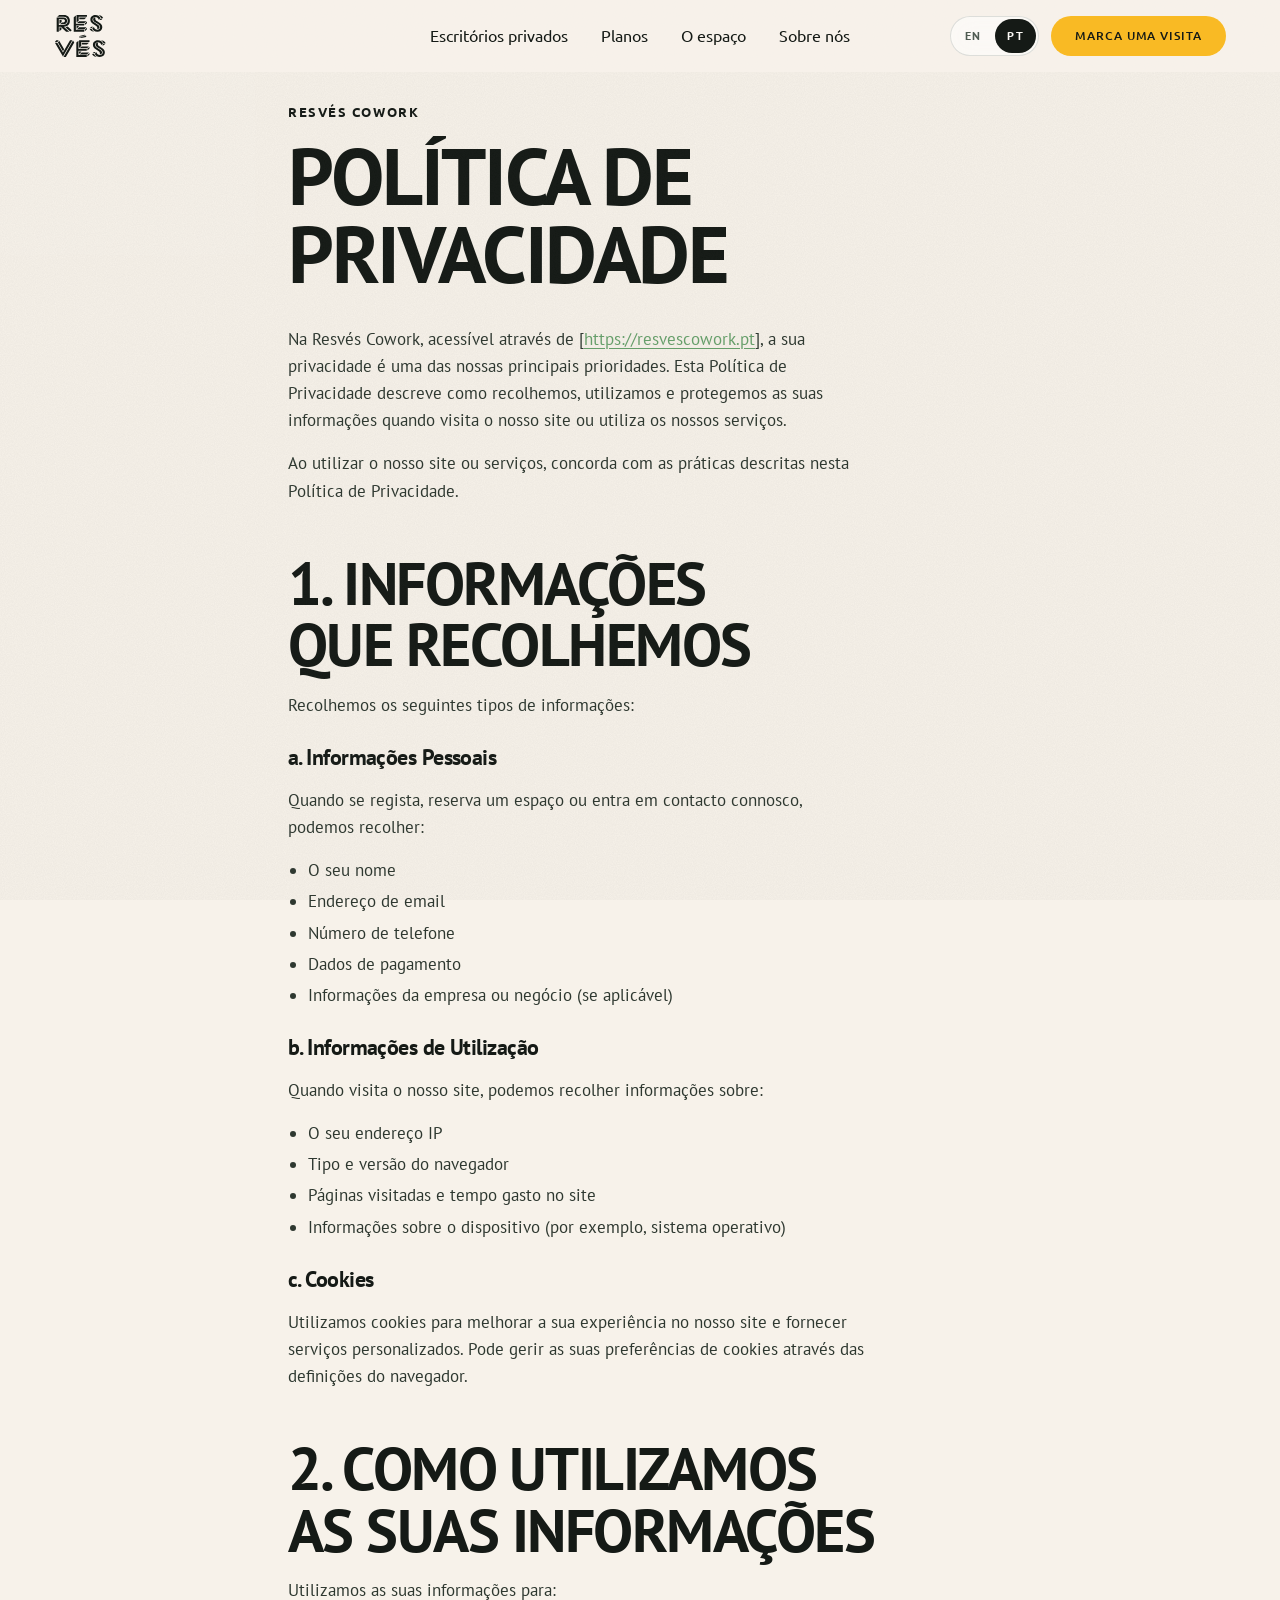
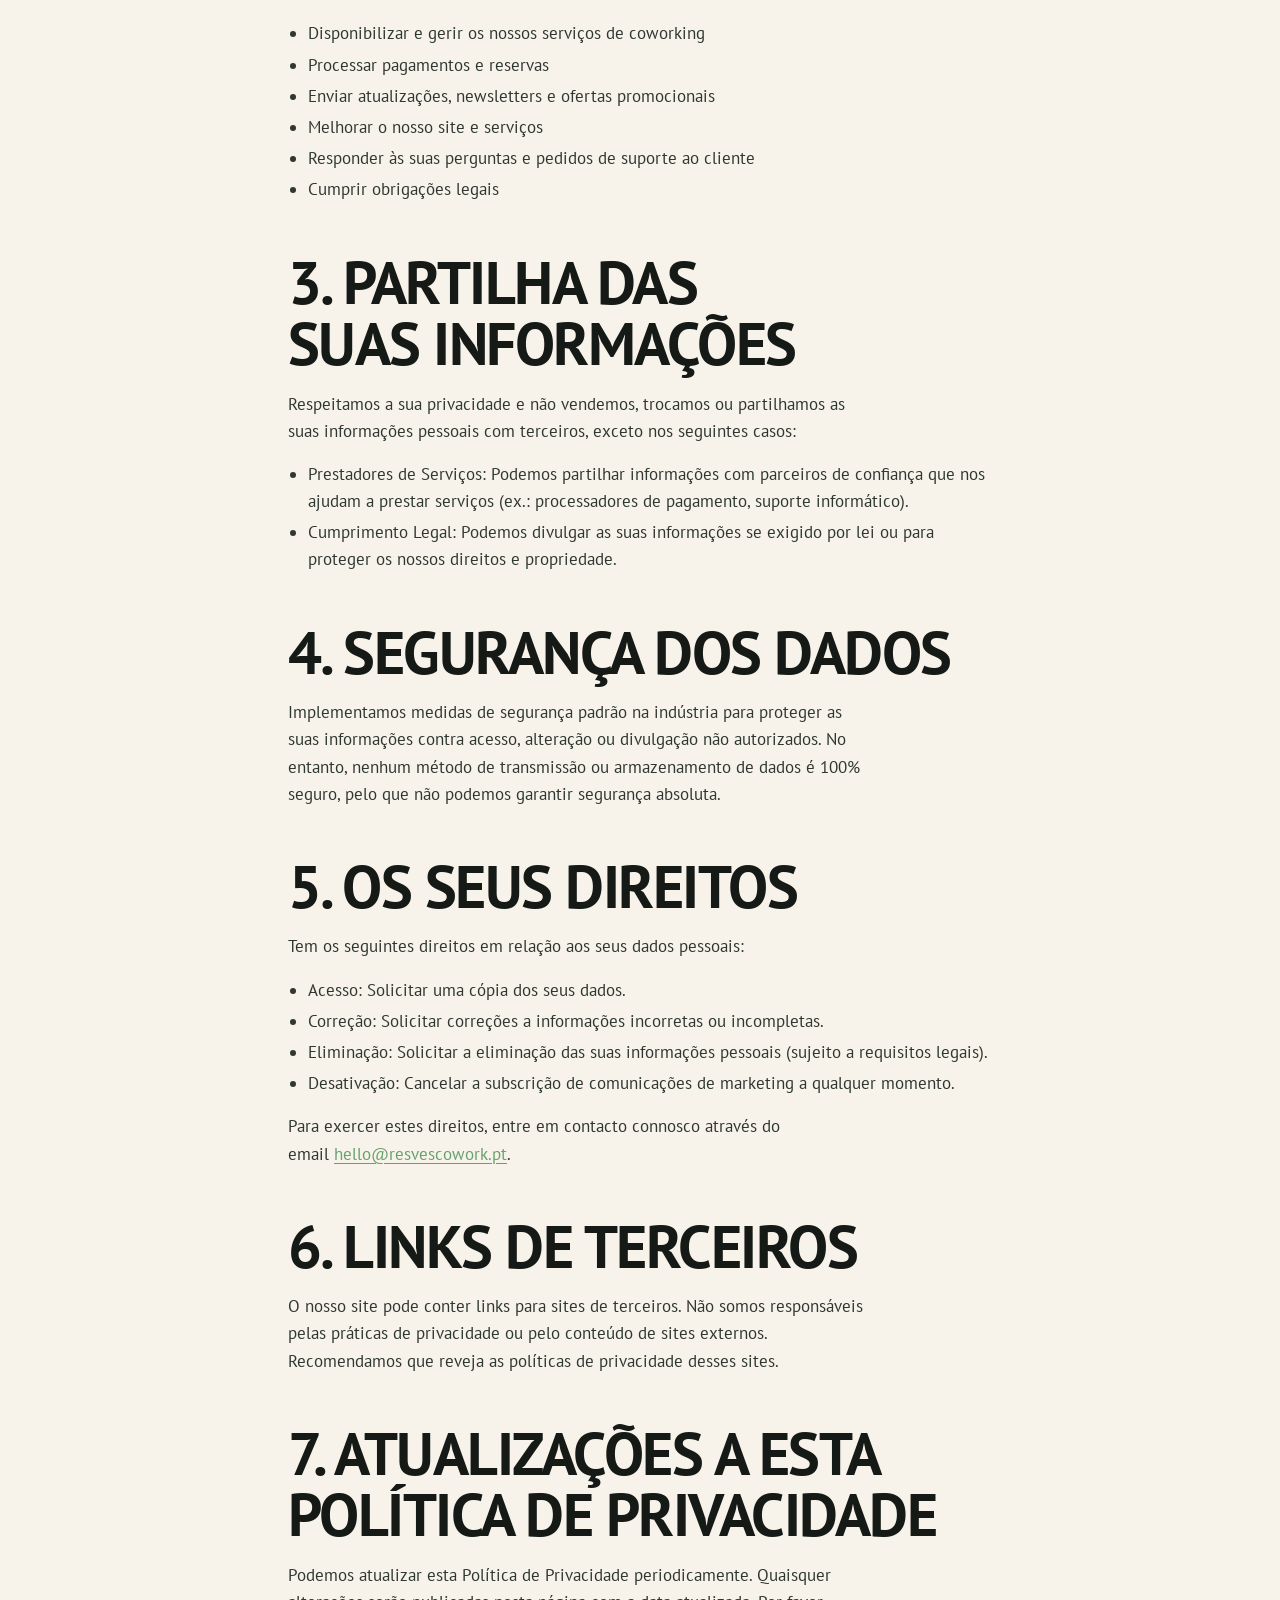
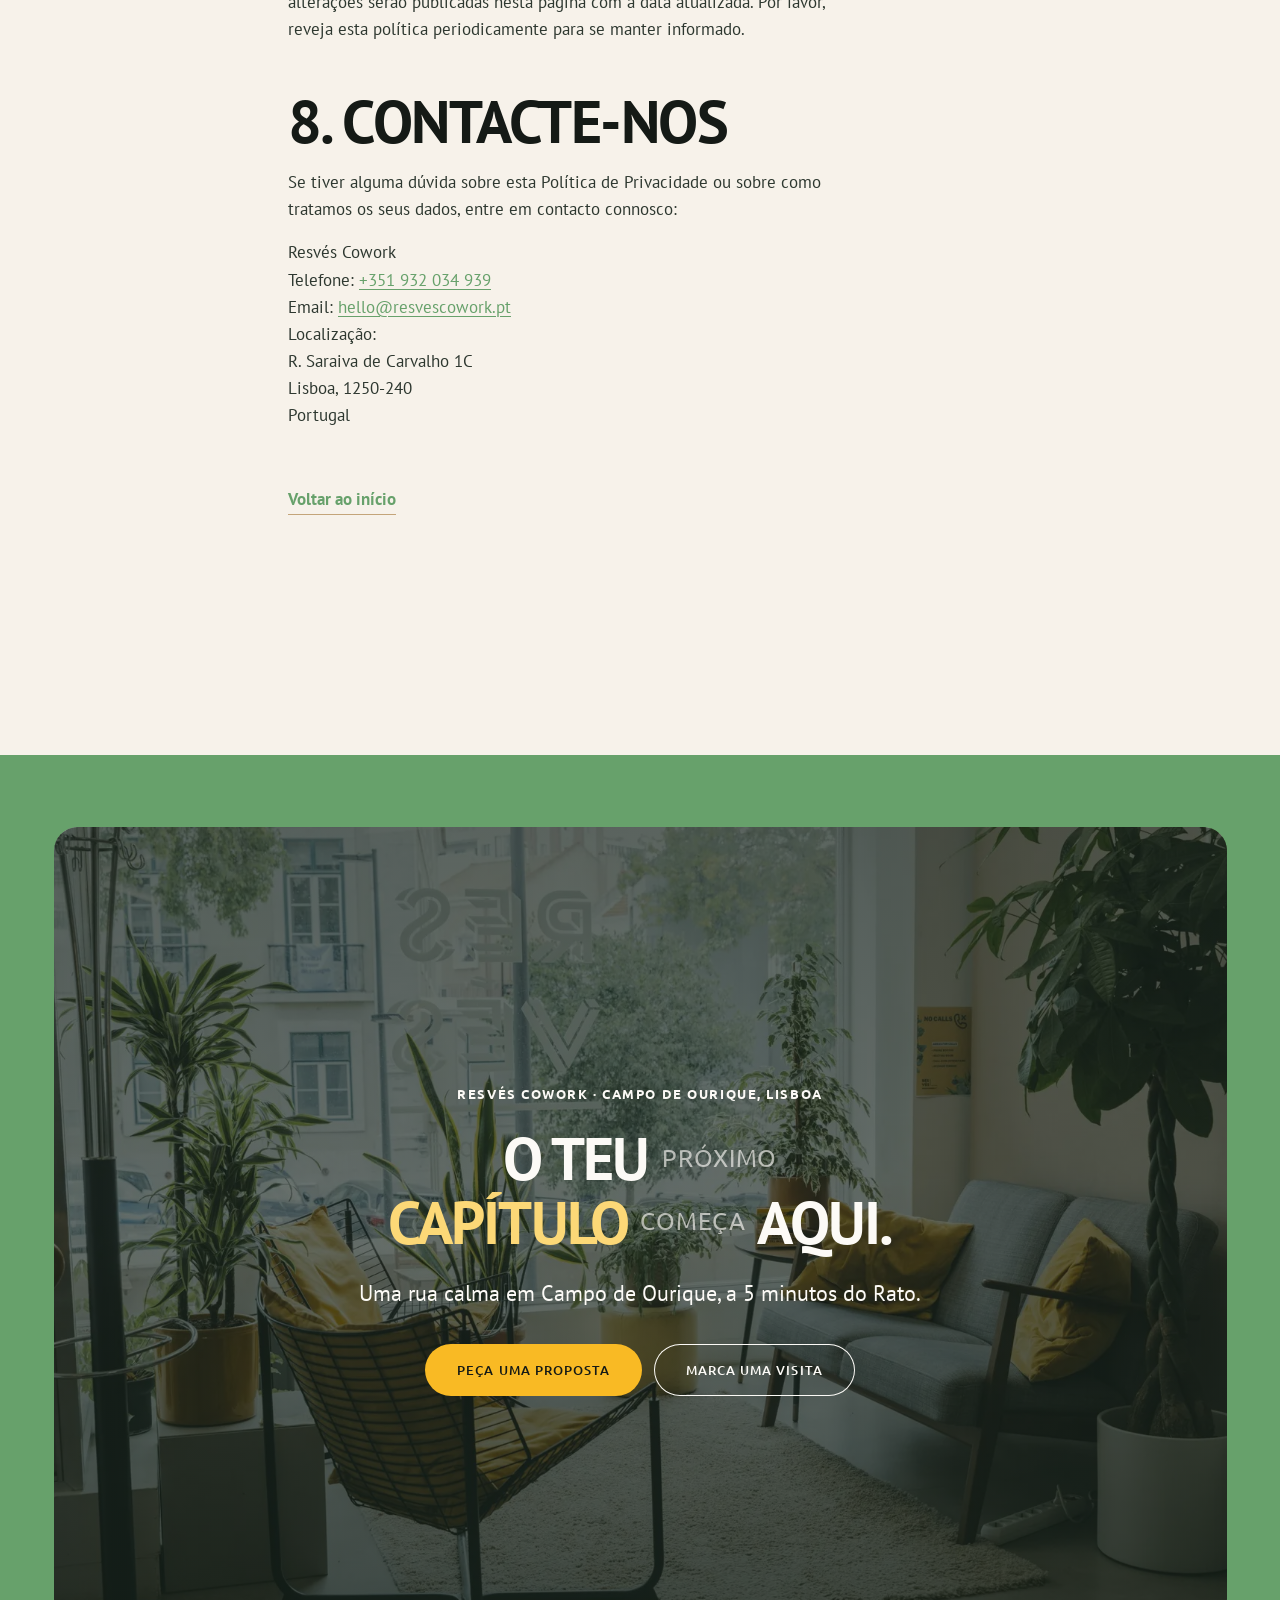
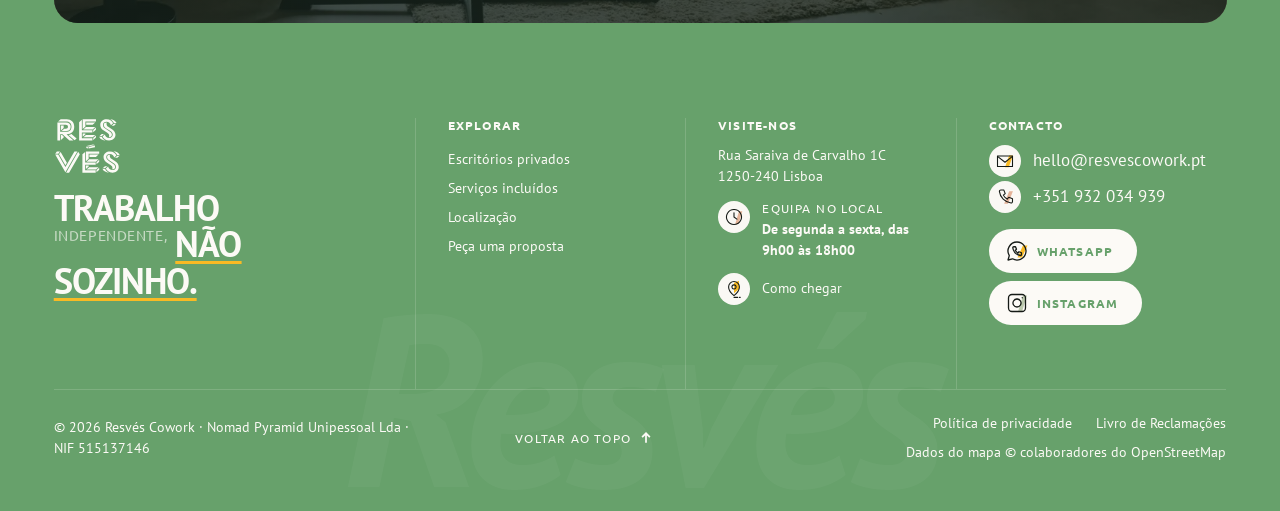
<file: politica-de-privacidade/index.html>
<!doctype html>
<html lang="pt-PT">
<head>
<meta charset="utf-8">
<meta name="robots" content="index, follow">
<meta name="viewport" content="width=device-width, initial-scale=1, viewport-fit=cover">
<title>Política de Privacidade | Resvés Cowork</title>
<meta name="description" content="Como a Resvés Cowork recolhe, utiliza e protege as suas informações quando visita o site ou utiliza os nossos serviços.">
<link rel="canonical" href="https://resvescowork.pt/politica-de-privacidade/">
<link rel="alternate" hreflang="en" href="https://resvescowork.pt/privacy-policy/">
<link rel="alternate" hreflang="pt-PT" href="https://resvescowork.pt/politica-de-privacidade/">
<link rel="alternate" hreflang="x-default" href="https://resvescowork.pt/privacy-policy/">
<link rel="icon" href="/img/favicon/favicon-32x32.png" sizes="32x32" type="image/png">
<link rel="icon" href="/img/favicon/favicon-192x192.png" sizes="192x192" type="image/png">
<link rel="apple-touch-icon" href="/img/favicon/favicon-180x180.png">

<meta name="theme-color" content="#F8F3EF">
<link rel="preload" as="font" type="font/woff2" href="/fonts/ptsans-400-latin.woff2" crossorigin>
<link rel="preload" as="font" type="font/woff2" href="/fonts/ptsans-700-latin.woff2" crossorigin>
<style>@font-face{font-family: 'PT Sans';font-style: italic;font-weight: 400;font-display: swap;src: url(/fonts/ptsans-400i-latin-ext.woff2) format('woff2');unicode-range: U+0100-02BA,U+02BD-02C5,U+02C7-02CC,U+02CE-02D7,U+02DD-02FF,U+0304,U+0308,U+0329,U+1D00-1DBF,U+1E00-1E9F,U+1EF2-1EFF,U+2020,U+20A0-20AB,U+20AD-20C4,U+2113,U+2C60-2C7F,U+A720-A7FF}@font-face{font-family: 'PT Sans';font-style: italic;font-weight: 400;font-display: swap;src: url(/fonts/ptsans-400i-latin.woff2) format('woff2');unicode-range: U+0000-00FF,U+0131,U+0152-0153,U+02BB-02BC,U+02C6,U+02DA,U+02DC,U+0304,U+0308,U+0329,U+2000-206F,U+20AC,U+2122,U+2191,U+2193,U+2212,U+2215,U+FEFF,U+FFFD}@font-face{font-family: 'PT Sans';font-style: italic;font-weight: 700;font-display: swap;src: url(/fonts/ptsans-700i-latin-ext.woff2) format('woff2');unicode-range: U+0100-02BA,U+02BD-02C5,U+02C7-02CC,U+02CE-02D7,U+02DD-02FF,U+0304,U+0308,U+0329,U+1D00-1DBF,U+1E00-1E9F,U+1EF2-1EFF,U+2020,U+20A0-20AB,U+20AD-20C4,U+2113,U+2C60-2C7F,U+A720-A7FF}@font-face{font-family: 'PT Sans';font-style: italic;font-weight: 700;font-display: swap;src: url(/fonts/ptsans-700i-latin.woff2) format('woff2');unicode-range: U+0000-00FF,U+0131,U+0152-0153,U+02BB-02BC,U+02C6,U+02DA,U+02DC,U+0304,U+0308,U+0329,U+2000-206F,U+20AC,U+2122,U+2191,U+2193,U+2212,U+2215,U+FEFF,U+FFFD}@font-face{font-family: 'PT Sans';font-style: normal;font-weight: 400;font-display: swap;src: url(/fonts/ptsans-400-latin-ext.woff2) format('woff2');unicode-range: U+0100-02BA,U+02BD-02C5,U+02C7-02CC,U+02CE-02D7,U+02DD-02FF,U+0304,U+0308,U+0329,U+1D00-1DBF,U+1E00-1E9F,U+1EF2-1EFF,U+2020,U+20A0-20AB,U+20AD-20C4,U+2113,U+2C60-2C7F,U+A720-A7FF}@font-face{font-family: 'PT Sans';font-style: normal;font-weight: 400;font-display: swap;src: url(/fonts/ptsans-400-latin.woff2) format('woff2');unicode-range: U+0000-00FF,U+0131,U+0152-0153,U+02BB-02BC,U+02C6,U+02DA,U+02DC,U+0304,U+0308,U+0329,U+2000-206F,U+20AC,U+2122,U+2191,U+2193,U+2212,U+2215,U+FEFF,U+FFFD}@font-face{font-family: 'PT Sans';font-style: normal;font-weight: 700;font-display: swap;src: url(/fonts/ptsans-700-latin-ext.woff2) format('woff2');unicode-range: U+0100-02BA,U+02BD-02C5,U+02C7-02CC,U+02CE-02D7,U+02DD-02FF,U+0304,U+0308,U+0329,U+1D00-1DBF,U+1E00-1E9F,U+1EF2-1EFF,U+2020,U+20A0-20AB,U+20AD-20C4,U+2113,U+2C60-2C7F,U+A720-A7FF}@font-face{font-family: 'PT Sans';font-style: normal;font-weight: 700;font-display: swap;src: url(/fonts/ptsans-700-latin.woff2) format('woff2');unicode-range: U+0000-00FF,U+0131,U+0152-0153,U+02BB-02BC,U+02C6,U+02DA,U+02DC,U+0304,U+0308,U+0329,U+2000-206F,U+20AC,U+2122,U+2191,U+2193,U+2212,U+2215,U+FEFF,U+FFFD}@font-face{font-family: 'Ubuntu';font-style: normal;font-weight: 400;font-display: swap;src: url(/fonts/ubuntu-400-latin-ext.woff2) format('woff2');unicode-range: U+0100-02BA,U+02BD-02C5,U+02C7-02CC,U+02CE-02D7,U+02DD-02FF,U+0304,U+0308,U+0329,U+1D00-1DBF,U+1E00-1E9F,U+1EF2-1EFF,U+2020,U+20A0-20AB,U+20AD-20C4,U+2113,U+2C60-2C7F,U+A720-A7FF}@font-face{font-family: 'Ubuntu';font-style: normal;font-weight: 400;font-display: swap;src: url(/fonts/ubuntu-400-latin.woff2) format('woff2');unicode-range: U+0000-00FF,U+0131,U+0152-0153,U+02BB-02BC,U+02C6,U+02DA,U+02DC,U+0304,U+0308,U+0329,U+2000-206F,U+20AC,U+2122,U+2191,U+2193,U+2212,U+2215,U+FEFF,U+FFFD}@font-face{font-family: 'Ubuntu';font-style: normal;font-weight: 500;font-display: swap;src: url(/fonts/ubuntu-500-latin-ext.woff2) format('woff2');unicode-range: U+0100-02BA,U+02BD-02C5,U+02C7-02CC,U+02CE-02D7,U+02DD-02FF,U+0304,U+0308,U+0329,U+1D00-1DBF,U+1E00-1E9F,U+1EF2-1EFF,U+2020,U+20A0-20AB,U+20AD-20C4,U+2113,U+2C60-2C7F,U+A720-A7FF}@font-face{font-family: 'Ubuntu';font-style: normal;font-weight: 500;font-display: swap;src: url(/fonts/ubuntu-500-latin.woff2) format('woff2');unicode-range: U+0000-00FF,U+0131,U+0152-0153,U+02BB-02BC,U+02C6,U+02DA,U+02DC,U+0304,U+0308,U+0329,U+2000-206F,U+20AC,U+2122,U+2191,U+2193,U+2212,U+2215,U+FEFF,U+FFFD}@font-face{font-family: 'Ubuntu';font-style: normal;font-weight: 700;font-display: swap;src: url(/fonts/ubuntu-700-latin-ext.woff2) format('woff2');unicode-range: U+0100-02BA,U+02BD-02C5,U+02C7-02CC,U+02CE-02D7,U+02DD-02FF,U+0304,U+0308,U+0329,U+1D00-1DBF,U+1E00-1E9F,U+1EF2-1EFF,U+2020,U+20A0-20AB,U+20AD-20C4,U+2113,U+2C60-2C7F,U+A720-A7FF}@font-face{font-family: 'Ubuntu';font-style: normal;font-weight: 700;font-display: swap;src: url(/fonts/ubuntu-700-latin.woff2) format('woff2');unicode-range: U+0000-00FF,U+0131,U+0152-0153,U+02BB-02BC,U+02C6,U+02DA,U+02DC,U+0304,U+0308,U+0329,U+2000-206F,U+20AC,U+2122,U+2191,U+2193,U+2212,U+2215,U+FEFF,U+FFFD}</style>
<link rel="stylesheet" href="/assets/app.202611241819.css">
</head>
<body class="lp nf lg-page"><svg class="bi-sprite" width="0" height="0" style="position:absolute" aria-hidden="true" focusable="false"><symbol id="bi-wa" viewBox="0 0 48 48"><path d="M25 37l11-24h9L34 37z" style="fill:var(--sun-500);stroke:none"/><g fill="none" stroke="currentColor" stroke-width="2.6" stroke-linecap="round" stroke-linejoin="round"><path d="M24 6a18 18 0 0 0-15.4 27.3L6 42l9-2.4A18 18 0 1 0 24 6z"/><path d="M17.5 15.5h3.5l2 5-2.5 2a12 12 0 0 0 5.5 5.5l2-2.5 5 2v3.5a2 2 0 0 1-2 2A19 19 0 0 1 15.5 17.5a2 2 0 0 1 2-2z"/></g></symbol><symbol id="bi-phone" viewBox="0 0 48 48"><path d="M22 40l12-30h9L31 40z" style="fill:var(--clay-300);stroke:none"/><g fill="none" stroke="currentColor" stroke-width="2.6" stroke-linecap="round" stroke-linejoin="round"><path d="M14 7h7l3.5 9-4.5 3.5a21 21 0 0 0 9.5 9.5L33 24.5l9 3.5v7a3.5 3.5 0 0 1-3.5 3.5A32 32 0 0 1 10.5 10.5 3.5 3.5 0 0 1 14 7z"/></g></symbol><symbol id="bi-mail" viewBox="0 0 48 48"><path d="M24 39l10-28h9L33 39z" style="fill:var(--sun-500);stroke:none"/><g fill="none" stroke="currentColor" stroke-width="2.6" stroke-linecap="round" stroke-linejoin="round"><path d="M6 12h36v25H6z"/><path d="M6 13l18 14 18-14"/></g></symbol><symbol id="bi-pin" viewBox="0 0 48 48"><path d="M24 34V9l12-5v20z" style="fill:var(--sun-500);stroke:none"/><g fill="none" stroke="currentColor" stroke-width="2.6" stroke-linecap="round" stroke-linejoin="round"><path d="M24 40S11 29 11 19a13 13 0 0 1 26 0c0 10-13 21-13 21z"/><path d="M24 14a5 5 0 1 0 .01 0"/><path d="M24 44h9M37 44h2"/></g></symbol><symbol id="bi-clock" viewBox="0 0 48 48"><path d="M27 41l9-31h8L35 41z" style="fill:var(--clay-300);stroke:none"/><g fill="none" stroke="currentColor" stroke-width="2.6" stroke-linecap="round" stroke-linejoin="round"><path d="M24 6a18 18 0 1 0 .01 0"/><path d="M24 14v10l7 5"/></g></symbol><symbol id="bi-ig" viewBox="0 0 48 48"><path d="M26 41l10-32h8L34 41z" style="fill:var(--sage-300);stroke:none"/><g fill="none" stroke="currentColor" stroke-width="2.6" stroke-linecap="round" stroke-linejoin="round"><path d="M14 7h20a7 7 0 0 1 7 7v20a7 7 0 0 1-7 7H14a7 7 0 0 1-7-7V14a7 7 0 0 1 7-7z"/><path d="M24 16a8 8 0 1 0 .01 0"/><path d="M34.5 13.5h.01"/></g></symbol></svg>
<svg width="0" height="0" style="position:absolute" aria-hidden="true" focusable="false">
  <symbol id="logo" viewBox="0 0 490.9 410.6"><path d="M142.8,164.9h-29.6l-51-46H45v46H24.9V32.3H88c22.9,0,34.3,12.7,34.3,31.7c0,20.1-11.4,31.7-32.4,31.7H55.6 L75,78.5h11.9c10.2,0,15.6-6.3,15.6-14.7c0-9.1-6.7-14.3-15.8-14.3H45v52h45.4c24.4,0,37.8-14.9,37.8-37.6 c0-23.1-14-37.6-39.7-37.6H29.7L49.1,9.2h44.1c32.8,0,55.1,20.5,55.1,54.9c0,34.6-21.6,54.9-54,54.9h-2.6L142.8,164.9z M50.8,55.4 h20.1V74L50.8,92.1V55.4z M50.8,124.7h8.4l11.7,10.6v8l-20.1,17.9C50.8,161.2,50.8,124.7,50.8,124.7z M106.3,123.8 c6.9-0.9,14.9-3.5,21.4-7.3l38,34.3L151.3,164L106.3,123.8z"/><path d="M204.4,89.9h77.3v17.3h-77.3v40.4h77.3v17.3h-97.4V30.7l20.1-17.9L204.4,89.9L204.4,89.9z M230.3,62.5 l-20.1,17.9V9.2h97.4v17.3h-77.3V62.5z M210.2,113h20.1v6.9L210.2,138V113z M234.4,66.8h68.2l-19,17.3H215L234.4,66.8z M234.4,124.5h68.5l-19.2,17.3h-68.5L234.4,124.5z M236.1,32.3h66.5l-19.2,17.3h-47.3L236.1,32.3L236.1,32.3z M287.5,103.7V88.4 l20.1-17.9v14.9L287.5,103.7z M287.5,161.2v-15.1l20.1-17.9v15.1L287.5,161.2z"/><path d="M351,137c4.5,11.4,13.4,22.2,27,28.3c-18.6-0.2-39.3-10.4-46.9-28.3H351z M349.7,118h16.8l-14.7,13.2H335 L349.7,118z M390.6,108.7l-28.1-18.8c-12.5-8.2-23.1-20.5-23.1-39.3c0-27,23.3-41.5,46.4-41.5c25.7,0,42.1,13.8,47.7,29.8 l-16.2,14.3c-4.1-15.8-15.3-25.5-32.2-25.5c-14.5,0-25.7,8.9-25.7,23.1c0,11.9,7.6,20.9,19.4,28.9l27,17.7 c11.4,7.6,19,14.7,19,25.7s-8.6,17.3-19.9,17.3h-2.4c1.3-2.6,2.2-5.8,2.2-9.7C404.8,121.2,399.8,114.8,390.6,108.7z M430.7,123.2 c0-11.9-7.6-21.2-19.7-29.2l-27.4-17.9c-10.8-7.1-18.4-14.3-18.4-25.3s8.6-17.3,19.9-17.3c0.6,0,1.5,0,2.2,0.2 c-1.3,2.6-1.9,5.6-1.9,9.5c0,9.5,5,16,14.9,22.5l27.2,18.1c13.2,8.9,23.3,20.7,23.3,39.5c0,24.8-19,41.5-46.4,41.5 c-25.9,0-42.1-13.8-47.7-29.8l16.2-14.5c3.9,16,15.1,25.7,32.2,25.7C419.5,146.3,430.7,137.4,430.7,123.2z M439.2,37 c-4.8-11.4-13.6-22-27-28.3C430.5,8.9,451.5,19.3,459,37H439.2z M440.5,56h-16.8l14.7-13.2h16.8L440.5,56z"/><path d="M83.7,359.2l66-114.2h21.8L83.4,397.2L8.7,268.1h22L83.7,359.2z M8.9,262.3L20.8,245h22.9l-11.9,17.3H8.9z M48.5,248.7l46,79.5L83.7,347l-47.1-81L48.5,248.7z M88.6,400.7l88.5-152.9l12.1,17.3l-78.6,135.6H88.6z"/><polygon points="228.4,325.8 305.7,325.8 305.7,343 228.4,343 228.4,383.4 305.7,383.4 305.7,400.7 208.3,400.7 208.3,266.6 228.4,248.7 "/><polygon points="234.2,348.9 254.3,348.9 254.3,355.8 234.2,373.9 "/><polygon points="258.4,302.7 326.6,302.7 307.6,319.9 238.9,319.9 "/><polygon points="258.4,360.3 326.8,360.3 307.6,377.6 239.2,377.6 "/><polygon points="260.1,268.1 326.6,268.1 307.4,285.4 260.1,285.4 "/><polygon points="311.5,339.6 311.5,324.2 331.6,306.3 331.6,321.2 "/><polygon points="311.5,397 311.5,381.9 331.6,364 331.6,379.1 "/><path d="M375,372.8c4.5,11.4,13.4,22.2,27,28.3c-18.6-0.2-39.3-10.4-46.9-28.3H375z M373.7,353.8h16.8L375.9,367H359 L373.7,353.8z M414.5,344.5l-28.1-18.8c-12.5-8.2-23.1-20.5-23.1-39.3c0-27,23.3-41.5,46.4-41.5c25.7,0,42.1,13.8,47.7,29.8 L441.3,289c-4.1-15.8-15.3-25.5-32.2-25.5c-14.5,0-25.7,8.9-25.7,23.1c0,11.9,7.6,20.9,19.4,28.9l27,17.7c11.4,7.6,19,14.7,19,25.7 s-8.6,17.3-19.9,17.3h-2.4c1.3-2.6,2.2-5.8,2.2-9.7C428.8,357.1,423.8,350.6,414.5,344.5z M454.7,359c0-11.9-7.6-21.2-19.7-29.2 l-27.4-17.9c-10.8-7.1-18.4-14.3-18.4-25.3s8.6-17.3,19.9-17.3c0.6,0,1.5,0,2.2,0.2c-1.3,2.6-1.9,5.6-1.9,9.5c0,9.5,5,16,14.9,22.5 l27.2,18.1c13.2,8.9,23.3,20.7,23.3,39.5c0,24.8-19,41.5-46.4,41.5c-25.9,0-42.1-13.8-47.7-29.8l16.2-14.5 c3.9,16,15.1,25.7,32.2,25.7C443.5,382.1,454.7,373.3,454.7,359z M463.1,272.8c-4.8-11.4-13.6-22-27-28.3 c18.4,0.2,39.3,10.6,46.9,28.3H463.1z M464.4,291.9h-16.8l14.7-13.2h16.8L464.4,291.9z"/><polygon points="254.1,298.5 234,316.4 234,245.1 331.4,245.1 331.4,262.4 254.1,262.4 "/><polygon points="236.9,208.2 248.5,212.4 248.4,224.5 236.9,220.3 "/><polygon points="250.6,209.3 239.7,205 286,194.5 298.1,198.6 "/><polygon points="253.3,212.3 300.4,201.9 300.4,214 253.3,224.4 "/></symbol>
  <symbol style="stroke-width:var(--icon-stroke)" id="b-desk" viewBox="0 0 24 24" fill="none" stroke="currentColor" stroke-linecap="round" stroke-linejoin="round"><path vector-effect="non-scaling-stroke" d="M3 11h18M5 11v9M19 11v9"/><rect vector-effect="non-scaling-stroke" x="8" y="3" width="8" height="5" rx="1"/><path vector-effect="non-scaling-stroke" d="M12 8v3"/></symbol>
  <symbol style="stroke-width:var(--icon-stroke)" id="b-layout" viewBox="0 0 24 24" fill="none" stroke="currentColor" stroke-linecap="round" stroke-linejoin="round"><rect vector-effect="non-scaling-stroke" x="3" y="3" width="8" height="8" rx="1.5"/><rect vector-effect="non-scaling-stroke" x="13" y="3" width="8" height="5" rx="1.5"/><rect vector-effect="non-scaling-stroke" x="13" y="10" width="8" height="11" rx="1.5"/><rect vector-effect="non-scaling-stroke" x="3" y="13" width="8" height="8" rx="1.5"/></symbol>
  <symbol style="stroke-width:var(--icon-stroke)" id="b-wifi" viewBox="0 0 24 24" fill="none" stroke="currentColor" stroke-linecap="round" stroke-linejoin="round"><path vector-effect="non-scaling-stroke" d="M2.5 9a14 14 0 0 1 19 0M5.5 12.5a9.5 9.5 0 0 1 13 0M9 16a4.5 4.5 0 0 1 6 0"/><circle vector-effect="non-scaling-stroke" cx="12" cy="19.5" r="1" fill="currentColor"/></symbol>
  <symbol style="stroke-width:var(--icon-stroke)" id="b-bolt" viewBox="0 0 24 24" fill="none" stroke="currentColor" stroke-linecap="round" stroke-linejoin="round"><path vector-effect="non-scaling-stroke" d="M13 2 4.5 13.5H11L10 22l8.5-11.5H12z"/></symbol>
  <symbol style="stroke-width:var(--icon-stroke)" id="b-clean" viewBox="0 0 24 24" fill="none" stroke="currentColor" stroke-linecap="round" stroke-linejoin="round"><path vector-effect="non-scaling-stroke" d="M11 3l1.7 4.6L17.3 9.3l-4.6 1.7L11 15.6 9.3 11 4.7 9.3 9.3 7.6z"/><path vector-effect="non-scaling-stroke" d="M18.5 14.5l.8 2.2 2.2.8-2.2.8-.8 2.2-.8-2.2-2.2-.8 2.2-.8z"/></symbol>
  <symbol style="stroke-width:var(--icon-stroke)" id="b-clock" viewBox="0 0 24 24" fill="none" stroke="currentColor" stroke-linecap="round" stroke-linejoin="round"><circle vector-effect="non-scaling-stroke" cx="12" cy="12" r="9"/><path vector-effect="non-scaling-stroke" d="M12 7v5l3.2 2"/></symbol>
  <symbol style="stroke-width:var(--icon-stroke)" id="b-coffee" viewBox="0 0 24 24" fill="none" stroke="currentColor" stroke-linecap="round" stroke-linejoin="round"><path vector-effect="non-scaling-stroke" d="M4 9h12.5v4.5a5.5 5.5 0 0 1-5.5 5.5h-1.5A5.5 5.5 0 0 1 4 13.5z"/><path vector-effect="non-scaling-stroke" d="M16.5 10.5h1.2a2.5 2.5 0 0 1 0 5h-1.6"/><path vector-effect="non-scaling-stroke" d="M8 3v3M12 3v3"/></symbol>
  <symbol style="stroke-width:var(--icon-stroke)" id="b-users" viewBox="0 0 24 24" fill="none" stroke="currentColor" stroke-linecap="round" stroke-linejoin="round"><circle vector-effect="non-scaling-stroke" cx="9" cy="8" r="3.5"/><path vector-effect="non-scaling-stroke" d="M2.5 20a6.5 6.5 0 0 1 13 0"/><path vector-effect="non-scaling-stroke" d="M15.5 4.6a3.5 3.5 0 0 1 0 6.8M18 14.2A6.5 6.5 0 0 1 21.5 20"/></symbol>
  <symbol style="stroke-width:var(--icon-stroke)" id="b-phone" viewBox="0 0 24 24" fill="none" stroke="currentColor" stroke-linecap="round" stroke-linejoin="round"><path vector-effect="non-scaling-stroke" d="M5.5 3h3.2l1.8 4.6-2.3 1.4a11 11 0 0 0 6.8 6.8l1.4-2.3 4.6 1.8v3.2a2 2 0 0 1-2.2 2A16.5 16.5 0 0 1 3.5 5.2 2 2 0 0 1 5.5 3z"/></symbol>
  <symbol style="stroke-width:var(--icon-stroke)" id="b-print" viewBox="0 0 24 24" fill="none" stroke="currentColor" stroke-linecap="round" stroke-linejoin="round"><path vector-effect="non-scaling-stroke" d="M7 8.5V3h10v5.5"/><rect vector-effect="non-scaling-stroke" x="3" y="8.5" width="18" height="8.5" rx="2"/><path vector-effect="non-scaling-stroke" d="M7 14h10v7H7z"/></symbol>
  <symbol style="stroke-width:var(--icon-stroke)" id="b-support" viewBox="0 0 24 24" fill="none" stroke="currentColor" stroke-linecap="round" stroke-linejoin="round"><path vector-effect="non-scaling-stroke" d="M4 14v-2a8 8 0 0 1 16 0v2"/><rect vector-effect="non-scaling-stroke" x="3" y="13.5" width="4" height="6" rx="1.5"/><rect vector-effect="non-scaling-stroke" x="17" y="13.5" width="4" height="6" rx="1.5"/><path vector-effect="non-scaling-stroke" d="M19 19.5a3 3 0 0 1-3 2.5h-3"/></symbol>
  <symbol style="stroke-width:var(--icon-stroke)" id="b-mail" viewBox="0 0 24 24" fill="none" stroke="currentColor" stroke-linecap="round" stroke-linejoin="round"><rect vector-effect="non-scaling-stroke" x="3" y="5" width="18" height="14" rx="2"/><path vector-effect="non-scaling-stroke" d="m3.5 7 8.5 6 8.5-6"/></symbol>
  <symbol style="stroke-width:var(--icon-stroke)" id="b-calendar" viewBox="0 0 24 24" fill="none" stroke="currentColor" stroke-linecap="round" stroke-linejoin="round"><rect vector-effect="non-scaling-stroke" x="3" y="5" width="18" height="16" rx="2"/><path vector-effect="non-scaling-stroke" d="M3 10h18M8 3v4M16 3v4"/><circle vector-effect="non-scaling-stroke" cx="12" cy="15.5" r="1" fill="currentColor"/></symbol>
  <symbol style="stroke-width:var(--icon-stroke)" id="b-globe" viewBox="0 0 24 24" fill="none" stroke="currentColor" stroke-linecap="round" stroke-linejoin="round"><circle vector-effect="non-scaling-stroke" cx="12" cy="12" r="9"/><path vector-effect="non-scaling-stroke" d="M3 12h18M12 3a13.5 13.5 0 0 1 0 18M12 3a13.5 13.5 0 0 0 0 18"/></symbol>
  <symbol style="stroke-width:var(--icon-stroke)" id="b-tag" viewBox="0 0 24 24" fill="none" stroke="currentColor" stroke-linecap="round" stroke-linejoin="round"><path vector-effect="non-scaling-stroke" d="M3 11.5V4a1 1 0 0 1 1-1h7.5l9.5 9.5-8.5 8.5z"/><circle vector-effect="non-scaling-stroke" cx="7.8" cy="7.8" r="1.4"/></symbol>
  <symbol style="stroke-width:var(--icon-stroke)" id="b-metro" viewBox="0 0 24 24" fill="none" stroke="currentColor" stroke-linecap="round" stroke-linejoin="round"><rect vector-effect="non-scaling-stroke" x="5" y="3" width="14" height="13" rx="3"/><path vector-effect="non-scaling-stroke" d="M5 9.5h14M8.5 16l-2 5M15.5 16l2 5M7.3 19h9.4"/><circle vector-effect="non-scaling-stroke" cx="9" cy="12.8" r=".9" fill="currentColor"/><circle vector-effect="non-scaling-stroke" cx="15" cy="12.8" r=".9" fill="currentColor"/></symbol>
  <symbol style="stroke-width:var(--icon-stroke)" id="b-pin" viewBox="0 0 24 24" fill="none" stroke="currentColor" stroke-linecap="round" stroke-linejoin="round"><path vector-effect="non-scaling-stroke" d="M12 21.5s7-6.2 7-11.5a7 7 0 0 0-14 0c0 5.3 7 11.5 7 11.5z"/><circle vector-effect="non-scaling-stroke" cx="12" cy="10" r="2.5"/></symbol>
  <symbol style="stroke-width:var(--icon-stroke)" id="b-parking" viewBox="0 0 24 24" fill="none" stroke="currentColor" stroke-linecap="round" stroke-linejoin="round"><rect vector-effect="non-scaling-stroke" x="3" y="3" width="18" height="18" rx="4"/><path vector-effect="non-scaling-stroke" d="M9.5 17V7H13a3 3 0 0 1 0 6H9.5"/></symbol>
  <!-- wi-icons:start -->
  <symbol id="wi-desk" viewBox="0 0 192 192"><image data-href="/img/icons/table-chair.webp" width="192" height="192"/></symbol>
  <symbol style="stroke-width:var(--icon-stroke)" id="wi-layout" viewBox="0 0 48 48" fill="none" stroke="currentColor" stroke-linecap="round" stroke-linejoin="round"><path vector-effect="non-scaling-stroke" style="fill:var(--icon-tint-sage)" stroke="none" d="M29 23h15l-4 17h-15z"/><rect vector-effect="non-scaling-stroke" x="7" y="7" width="15" height="15" rx="2"/><rect vector-effect="non-scaling-stroke" x="26" y="7" width="15" height="11" rx="2"/><rect vector-effect="non-scaling-stroke" x="26" y="22" width="15" height="19" rx="2"/><rect vector-effect="non-scaling-stroke" x="7" y="26" width="15" height="15" rx="2" stroke-dasharray="3 3"/></symbol>
  <symbol id="wi-wifi" viewBox="0 0 192 192"><image data-href="/img/icons/internet.webp" width="192" height="192"/></symbol>
  <symbol style="stroke-width:var(--icon-stroke)" id="wi-bolt" viewBox="0 0 48 48" fill="none" stroke="currentColor" stroke-linecap="round" stroke-linejoin="round"><path vector-effect="non-scaling-stroke" style="fill:var(--icon-tint-sage)" stroke="none" d="M10 22h14l-4 18h-14z"/><path vector-effect="non-scaling-stroke" d="M15 9s-8 9.5-8 16a8 8 0 0 0 16 0c0-6.5-8-16-8-16z"/><path vector-effect="non-scaling-stroke" d="M34 7l-8 17h7l-3 17 11-21h-7z"/></symbol>
  <symbol id="wi-clean" viewBox="0 0 192 192"><image data-href="/img/icons/cleaning.webp" width="192" height="192"/></symbol>
  <symbol id="wi-clock" viewBox="0 0 192 192"><image data-href="/img/icons/hours.webp" width="192" height="192"/></symbol>
  <symbol id="wi-coffee" viewBox="0 0 192 192"><image data-href="/img/icons/coffee.webp" width="192" height="192"/></symbol>
  <symbol id="wi-users" viewBox="0 0 192 192"><image data-href="/img/icons/lounge.webp" width="192" height="192"/></symbol>
  <symbol id="wi-phone" viewBox="0 0 192 192"><image data-href="/img/icons/meeting-room.webp" width="192" height="192"/></symbol>
  <symbol id="wi-print" viewBox="0 0 192 192"><image data-href="/img/icons/print.webp" width="192" height="192"/></symbol>
  <symbol id="wi-support" viewBox="0 0 192 192"><image data-href="/img/icons/staff.webp" width="192" height="192"/></symbol>
  <symbol style="stroke-width:var(--icon-stroke)" id="wi-mail" viewBox="0 0 48 48" fill="none" stroke="currentColor" stroke-linecap="round" stroke-linejoin="round"><path vector-effect="non-scaling-stroke" style="fill:var(--icon-tint-sun)" stroke="none" d="M32 7h14l-4 12h-14z"/><rect vector-effect="non-scaling-stroke" x="6" y="13" width="36" height="25" rx="3"/><path vector-effect="non-scaling-stroke" d="m7.5 15.5 16.5 12 16.5-12M7.5 36l12-10M40.5 36l-12-10"/></symbol>
  <symbol id="wi-calendar" viewBox="0 0 192 192"><image data-href="/img/icons/art-culture.webp" width="192" height="192"/></symbol>
  <symbol id="wi-globe" viewBox="0 0 192 192"><image data-href="/img/icons/community.webp" width="192" height="192"/></symbol>
  <symbol style="stroke-width:var(--icon-stroke)" id="wi-tag" viewBox="0 0 48 48" fill="none" stroke="currentColor" stroke-linecap="round" stroke-linejoin="round"><path vector-effect="non-scaling-stroke" style="fill:var(--icon-tint-sand)" stroke="none" d="M10 8h14l-4 14h-14z"/><path vector-effect="non-scaling-stroke" d="M7 22V10a3 3 0 0 1 3-3h12l19 19-15 15z"/><circle vector-effect="non-scaling-stroke" cx="15" cy="15" r="3"/><path vector-effect="non-scaling-stroke" d="M21 31l10-10"/><circle vector-effect="non-scaling-stroke" cx="21.5" cy="23.5" r="1.6"/><circle vector-effect="non-scaling-stroke" cx="29" cy="31" r="1.6"/></symbol>
  <symbol style="stroke-width:var(--icon-stroke)" id="wi-metro" viewBox="0 0 48 48" fill="none" stroke="currentColor" stroke-linecap="round" stroke-linejoin="round"><path vector-effect="non-scaling-stroke" style="fill:var(--icon-tint-sun)" stroke="none" d="M30 9h12l-4 22h-12z"/><rect vector-effect="non-scaling-stroke" x="12" y="6" width="24" height="28" rx="6"/><path vector-effect="non-scaling-stroke" d="M12 19h24M18 34l-5 8M30 34l5 8M15.5 39h17M20 11h8"/><circle vector-effect="non-scaling-stroke" cx="18" cy="27" r="1.5" fill="currentColor"/><circle vector-effect="non-scaling-stroke" cx="30" cy="27" r="1.5" fill="currentColor"/></symbol>
  <symbol id="wi-pin" viewBox="0 0 192 192"><image data-href="/img/icons/location.webp" width="192" height="192"/></symbol>
  <symbol style="stroke-width:var(--icon-stroke)" id="wi-parking" viewBox="0 0 48 48" fill="none" stroke="currentColor" stroke-linecap="round" stroke-linejoin="round"><path vector-effect="non-scaling-stroke" style="fill:var(--icon-tint-sage)" stroke="none" d="M28 24h15l-4 15h-15z"/><rect vector-effect="non-scaling-stroke" x="8" y="8" width="32" height="32" rx="7"/><path vector-effect="non-scaling-stroke" d="M19 33V15h7a5.5 5.5 0 0 1 0 11h-7"/></symbol>
  <!-- wi-icons:end -->
  <symbol style="stroke-width:var(--icon-stroke)" id="i-arrow" viewBox="0 0 18 18" fill="none" stroke="currentColor"><path vector-effect="non-scaling-stroke" d="M3 9h12M10 4l5 5-5 5"/></symbol>
  <symbol style="stroke-width:var(--icon-stroke)" id="i-down" viewBox="0 0 18 18" fill="none" stroke="currentColor"><path vector-effect="non-scaling-stroke" d="M9 3v12M4 10l5 5 5-5"/></symbol>
  <symbol style="stroke-width:var(--icon-stroke)" id="i-close" viewBox="0 0 18 18" fill="none" stroke="currentColor"><path vector-effect="non-scaling-stroke" d="M4 4l10 10M14 4L4 14"/></symbol>
  <symbol style="stroke-width:var(--icon-stroke)" id="i-pin" viewBox="0 0 20 20" fill="none" stroke="currentColor"><path vector-effect="non-scaling-stroke" d="M10 18s6-5.6 6-10.2A6 6 0 0 0 4 7.8C4 12.4 10 18 10 18Z"/><circle vector-effect="non-scaling-stroke" cx="10" cy="8" r="2.2"/></symbol>
  <symbol id="i-star" viewBox="0 0 20 20" fill="currentColor"><path d="M10 1.8l2.5 5.3 5.8.7-4.3 4 1.1 5.7L10 14.7l-5.1 2.8L6 11.8l-4.3-4 5.8-.7Z"/></symbol>
  <symbol id="i-wa" viewBox="0 0 24 24" fill="currentColor"><path d="M12 2a10 10 0 0 0-8.6 15.1L2 22l5-1.3A10 10 0 1 0 12 2Zm0 18.2a8.2 8.2 0 0 1-4.2-1.2l-.3-.2-3 .8.8-2.9-.2-.3A8.2 8.2 0 1 1 12 20.2Zm4.5-6.1c-.2-.1-1.5-.7-1.7-.8-.2-.1-.4-.1-.6.1l-.8 1c-.1.2-.3.2-.5.1a6.7 6.7 0 0 1-3.3-2.9c-.3-.4.2-.4.7-1.3.1-.2 0-.3 0-.4l-.8-1.8c-.2-.5-.4-.4-.6-.4h-.5a1 1 0 0 0-.7.3 3 3 0 0 0-.9 2.2 5.1 5.1 0 0 0 1.1 2.7 11.6 11.6 0 0 0 4.4 3.9c1.6.7 2.3.8 3.1.6.5-.1 1.5-.6 1.7-1.2.2-.6.2-1.1.2-1.2-.1-.1-.3-.2-.5-.3Z"/></symbol>
</svg>

<header class="lp-header is-stuck is-veiled lp-header--static" data-lp-header>
  <div class="container lp-header__inner">
    <span class="site-logo"><svg fill="currentColor" aria-hidden="true"><use href="#logo"/></svg></span>
    <nav class="lp-nav" id="lp-menu" aria-label="Principal">
      <ul>
        <li><a href="/pt/escritorios-privados/">Escritórios privados</a></li>
        <li><a href="/pt/escritorios-privados/">Planos</a></li>
        <li><a href="/pt/escritorios-privados/">O espaço</a></li>
        <li><a href="/pt/escritorios-privados/">Sobre nós</a></li>
      </ul>
    </nav>
    <div class="lp-header__end">
      <nav class="lang" aria-label="Idioma"><a href="/privacy-policy/" lang="en" hreflang="en">EN</a><a href="/politica-de-privacidade/" lang="pt-PT" aria-current="true">PT</a></nav>
      <a class="btn btn--primary btn--sm lp-header__cta" href="#quote" data-open-dialog="visit" data-plan="coworking"><span class="btn__t">Marca uma visita</span></a>
      <button class="lp-burger" type="button" aria-expanded="false" aria-controls="lp-menu" data-lp-burger><span class="visually-hidden" data-open="Abrir menu" data-close="Fechar menu">Abrir menu</span><i aria-hidden="true"></i><i aria-hidden="true"></i></button>
    </div>
  </div>
</header>
<main class="lg" id="main">
  <article class="lg__doc">
    <p class="label eyebrow"><span class="eyebrow__title">Resvés Cowork</span></p>
    <h1 class="lg__title">Política de Privacidade</h1>
    <p>Na Resvés Cowork, acessível através de [<a href="/private-offices/">https://resvescowork.pt</a>], a sua privacidade é uma das nossas principais prioridades. Esta Política de Privacidade descreve como recolhemos, utilizamos e protegemos as suas informações quando visita o nosso site ou utiliza os nossos serviços.</p>
    <p>Ao utilizar o nosso site ou serviços, concorda com as práticas descritas nesta Política de Privacidade.</p>
    <h2>1. Informações que Recolhemos</h2>
    <p>Recolhemos os seguintes tipos de informações:</p>
    <h3>a. Informações Pessoais</h3>
    <p>Quando se regista, reserva um espaço ou entra em contacto connosco, podemos recolher:</p>
    <ul>
      <li>O seu nome</li>
      <li>Endereço de email</li>
      <li>Número de telefone</li>
      <li>Dados de pagamento</li>
      <li>Informações da empresa ou negócio (se aplicável)</li>
    </ul>
    <h3>b. Informações de Utilização</h3>
    <p>Quando visita o nosso site, podemos recolher informações sobre:</p>
    <ul>
      <li>O seu endereço IP</li>
      <li>Tipo e versão do navegador</li>
      <li>Páginas visitadas e tempo gasto no site</li>
      <li>Informações sobre o dispositivo (por exemplo, sistema operativo)</li>
    </ul>
    <h3>c. Cookies</h3>
    <p>Utilizamos cookies para melhorar a sua experiência no nosso site e fornecer serviços personalizados. Pode gerir as suas preferências de cookies através das definições do navegador.</p>
    <h2>2. Como Utilizamos as Suas Informações</h2>
    <p>Utilizamos as suas informações para:</p>
    <ul>
      <li>Disponibilizar e gerir os nossos serviços de coworking</li>
      <li>Processar pagamentos e reservas</li>
      <li>Enviar atualizações, newsletters e ofertas promocionais</li>
      <li>Melhorar o nosso site e serviços</li>
      <li>Responder às suas perguntas e pedidos de suporte ao cliente</li>
      <li>Cumprir obrigações legais</li>
    </ul>
    <h2>3. Partilha das Suas Informações</h2>
    <p>Respeitamos a sua privacidade e não vendemos, trocamos ou partilhamos as suas informações pessoais com terceiros, exceto nos seguintes casos:</p>
    <ul>
      <li>Prestadores de Serviços: Podemos partilhar informações com parceiros de confiança que nos ajudam a prestar serviços (ex.: processadores de pagamento, suporte informático).</li>
      <li>Cumprimento Legal: Podemos divulgar as suas informações se exigido por lei ou para proteger os nossos direitos e propriedade.</li>
    </ul>
    <h2>4. Segurança dos Dados</h2>
    <p>Implementamos medidas de segurança padrão na indústria para proteger as suas informações contra acesso, alteração ou divulgação não autorizados. No entanto, nenhum método de transmissão ou armazenamento de dados é 100% seguro, pelo que não podemos garantir segurança absoluta.</p>
    <h2>5. Os Seus Direitos</h2>
    <p>Tem os seguintes direitos em relação aos seus dados pessoais:</p>
    <ul>
      <li>Acesso: Solicitar uma cópia dos seus dados.</li>
      <li>Correção: Solicitar correções a informações incorretas ou incompletas.</li>
      <li>Eliminação: Solicitar a eliminação das suas informações pessoais (sujeito a requisitos legais).</li>
      <li>Desativação: Cancelar a subscrição de comunicações de marketing a qualquer momento.</li>
    </ul>
    <p>Para exercer estes direitos, entre em contacto connosco através do email <a href="mailto:hello@resvescowork.pt">hello@resvescowork.pt</a>.</p>
    <h2>6. Links de Terceiros</h2>
    <p>O nosso site pode conter links para sites de terceiros. Não somos responsáveis pelas práticas de privacidade ou pelo conteúdo de sites externos. Recomendamos que reveja as políticas de privacidade desses sites.</p>
    <h2>7. Atualizações a Esta Política de Privacidade</h2>
    <p>Podemos atualizar esta Política de Privacidade periodicamente. Quaisquer alterações serão publicadas nesta página com a data atualizada. Por favor, reveja esta política periodicamente para se manter informado.</p>
    <h2>8. Contacte-nos</h2>
    <p>Se tiver alguma dúvida sobre esta Política de Privacidade ou sobre como tratamos os seus dados, entre em contacto connosco:</p>
    <address class="lg__addr">Resvés Cowork<br>Telefone: <a href="tel:+351932034939">+351 932 034 939</a><br>Email: <a href="mailto:hello@resvescowork.pt">hello@resvescowork.pt</a><br>Localização:<br>R. Saraiva de Carvalho 1C<br>Lisboa, 1250-240<br>Portugal</address>
    <p class="lg__back"><a class="link" href="/pt/escritorios-privados/"><span class="btn__t">Voltar ao início</span><svg class="btn__icon btn__icon--arrow" aria-hidden="true"><use href="#i-arrow"/></svg></a></p>
  </article>
</main>
<footer class="fe on-dark fe--clean" data-tone="dark" aria-labelledby="ft-title">
  <div class="fe__invite">
    <div class="fe__photo" aria-hidden="true"><img src="/img/lounge-window-plants-1600.webp" srcset="/img/lounge-window-plants-800.webp 800w, /img/lounge-window-plants-1600.webp 1600w, /img/lounge-window-plants-2400.webp 2400w" sizes="100vw" width="1600" height="1067" alt="" loading="lazy" decoding="async"></div>
    <div class="container fe__invite-inner">
      <p class="label fe__label eyebrow"><span class="eyebrow__title">Resvés Cowork · Campo de Ourique, Lisboa</span></p>
      <h2 class="fe__title" id="ft-title">O teu <small class="heading-aside">próximo</small> <span class="tw-hl">capítulo</span> <small class="heading-aside">começa</small> aqui.</h2>
      <p class="fe__desc">Uma rua calma em Campo de Ourique, a 5 minutos do Rato.</p>
      <div class="fe__actions">
        <a class="btn btn--primary" href="#quote"><span class="btn__t">Peça uma proposta</span><svg class="btn__icon btn__icon--arrow" aria-hidden="true"><use href="#i-arrow"/></svg></a>
        <a class="btn btn--on-dark" href="#quote" data-open-dialog="visit" data-plan="coworking"><span class="btn__t">Marca uma visita</span><svg class="btn__icon btn__icon--arrow" aria-hidden="true"><use href="#i-arrow"/></svg></a>
      </div>
    </div>
  </div>
  <div class="fe__foot">
    <div class="fe__wrap">
      <p class="fe__word" aria-hidden="true" translate="no">Resvés</p>
      <div class="fe__panel">
        <div class="fe__brand">
          <span class="fe__logo"><svg fill="currentColor" aria-hidden="true"><use href="#logo"/></svg></span>
          <p class="fe__tag">Trabalho <small class="heading-aside">independente,</small> <span class="tw-hl">não sozinho.</span></p>
        </div>
        <nav class="fe__col" aria-label="Rodapé">
          <h2 class="fe__h">Explorar</h2>
          <ul>
            <li><a href="/pt/escritorios-privados/#offices"><span>Escritórios privados</span><svg class="fe__go" aria-hidden="true" focusable="false"><use href="#i-arrow"/></svg></a></li>
            <li><a href="/pt/escritorios-privados/#included"><span>Serviços incluídos</span><svg class="fe__go" aria-hidden="true" focusable="false"><use href="#i-arrow"/></svg></a></li>
            <li><a href="/pt/escritorios-privados/#location"><span>Localização</span><svg class="fe__go" aria-hidden="true" focusable="false"><use href="#i-arrow"/></svg></a></li>
            <li><a href="/pt/escritorios-privados/#quote"><span>Peça uma proposta</span><svg class="fe__go" aria-hidden="true" focusable="false"><use href="#i-arrow"/></svg></a></li>
          </ul>
        </nav>
        <div class="fe__col">
          <h2 class="fe__h">Visite-nos</h2>
          <address translate="no">Rua Saraiva de Carvalho 1C<br>1250-240 Lisboa</address>
          <p class="fe__hours" data-acf="hours"><svg class="bi fe__ic" aria-hidden="true" focusable="false"><use href="#bi-clock"/></svg><span class="fe__hours-t"><span class="fe__hours-l">Equipa no local</span><span class="fe__hours-v">De segunda a sexta, das 9h00 às 18h00</span><span class="fe__now" hidden data-team-now>Equipa presente agora</span></span></p>
          <a href="https://maps.google.com/?q=Rua+Saraiva+de+Carvalho+1C,+1250-240+Lisboa" rel="noopener" class="fe__dir"><svg class="bi fe__ic" aria-hidden="true" focusable="false"><use href="#bi-pin"/></svg>Como chegar</a>
        </div>
        <div class="fe__contact">
          <h2 class="fe__h">Contacto</h2>
          <p class="fe__sub">Email</p>
          <a class="fe__big" href="mailto:hello@resvescowork.pt"><svg class="bi fe__ic" aria-hidden="true" focusable="false"><use href="#bi-mail"/></svg>hello@resvescowork.pt</a>
          <p class="fe__sub">Telefone e WhatsApp</p>
          <a class="fe__big" href="tel:+351932034939"><svg class="bi fe__ic" aria-hidden="true" focusable="false"><use href="#bi-phone"/></svg>+351 932 034 939</a>
          <div class="fe__pills"><a class="fe__wa" href="https://wa.me/351932034939" rel="noopener"><svg class="bi" aria-hidden="true" focusable="false"><use href="#bi-wa"/></svg>WhatsApp</a><a class="fe__wa fe__ig" href="https://www.instagram.com/resvescowork/" rel="noopener"><svg class="bi" aria-hidden="true" focusable="false"><use href="#bi-ig"/></svg>Instagram</a></div>
        </div>
      </div>
      <div class="fe__legal">
        <p>© 2026 <span translate="no">Resvés Cowork</span> · <span data-acf="legal_company_name" translate="no">Nomad Pyramid Unipessoal Lda</span> · NIF <span data-acf="legal_nif">515137146</span></p>
        <ul class="fe__links">
          <li><a href="/politica-de-privacidade/">Política de privacidade</a></li>
          <li><a href="https://www.livroreclamacoes.pt/Inicio/" rel="noopener">Livro de Reclamações</a></li>
          <li><a href="https://www.openstreetmap.org/copyright" rel="noopener">Dados do mapa © colaboradores do OpenStreetMap</a></li>
        </ul>
        <button class="fe__back" type="button" data-to-top>Voltar ao topo<svg aria-hidden="true"><use href="#i-down"/></svg></button>
      </div>
    </div>
  </div>
</footer>
<script>(function(){var h=document.querySelector('[data-lp-header]');if(!h)return;var b=h.querySelector('[data-lp-burger]'),n=h.querySelector('#lp-menu'),l=h.querySelector('.lp-header__end > .lang'),e=h.querySelector('.lp-header__end');if(!b||!n)return;var m=matchMedia('(max-width: 899px)'),t=b.querySelector('.visually-hidden');function p(){}function s(o){h.classList.toggle('is-open',o);document.documentElement.classList.toggle('lp-menu-open',o);b.setAttribute('aria-expanded',String(o));t.textContent=o?t.dataset.close:t.dataset.open}b.addEventListener('click',function(){s(!h.classList.contains('is-open'))});document.addEventListener('keydown',function(k){if(k.key==='Escape')s(false)});m.addEventListener('change',function(){p();if(!m.matches)s(false)});p()})();</script>
<script>(function(){var done=false;function go(){if(done)return;done=true;document.querySelectorAll("video[data-poster]").forEach(function(v){v.poster=v.dataset.poster;v.removeAttribute("data-poster")});document.querySelectorAll("image[data-href]").forEach(function(i){i.setAttribute("href",i.getAttribute("data-href"));i.removeAttribute("data-href")});}addEventListener("preloader:done",go);addEventListener("load",go);setTimeout(go,2500);})();</script></body>
</html>
</file>
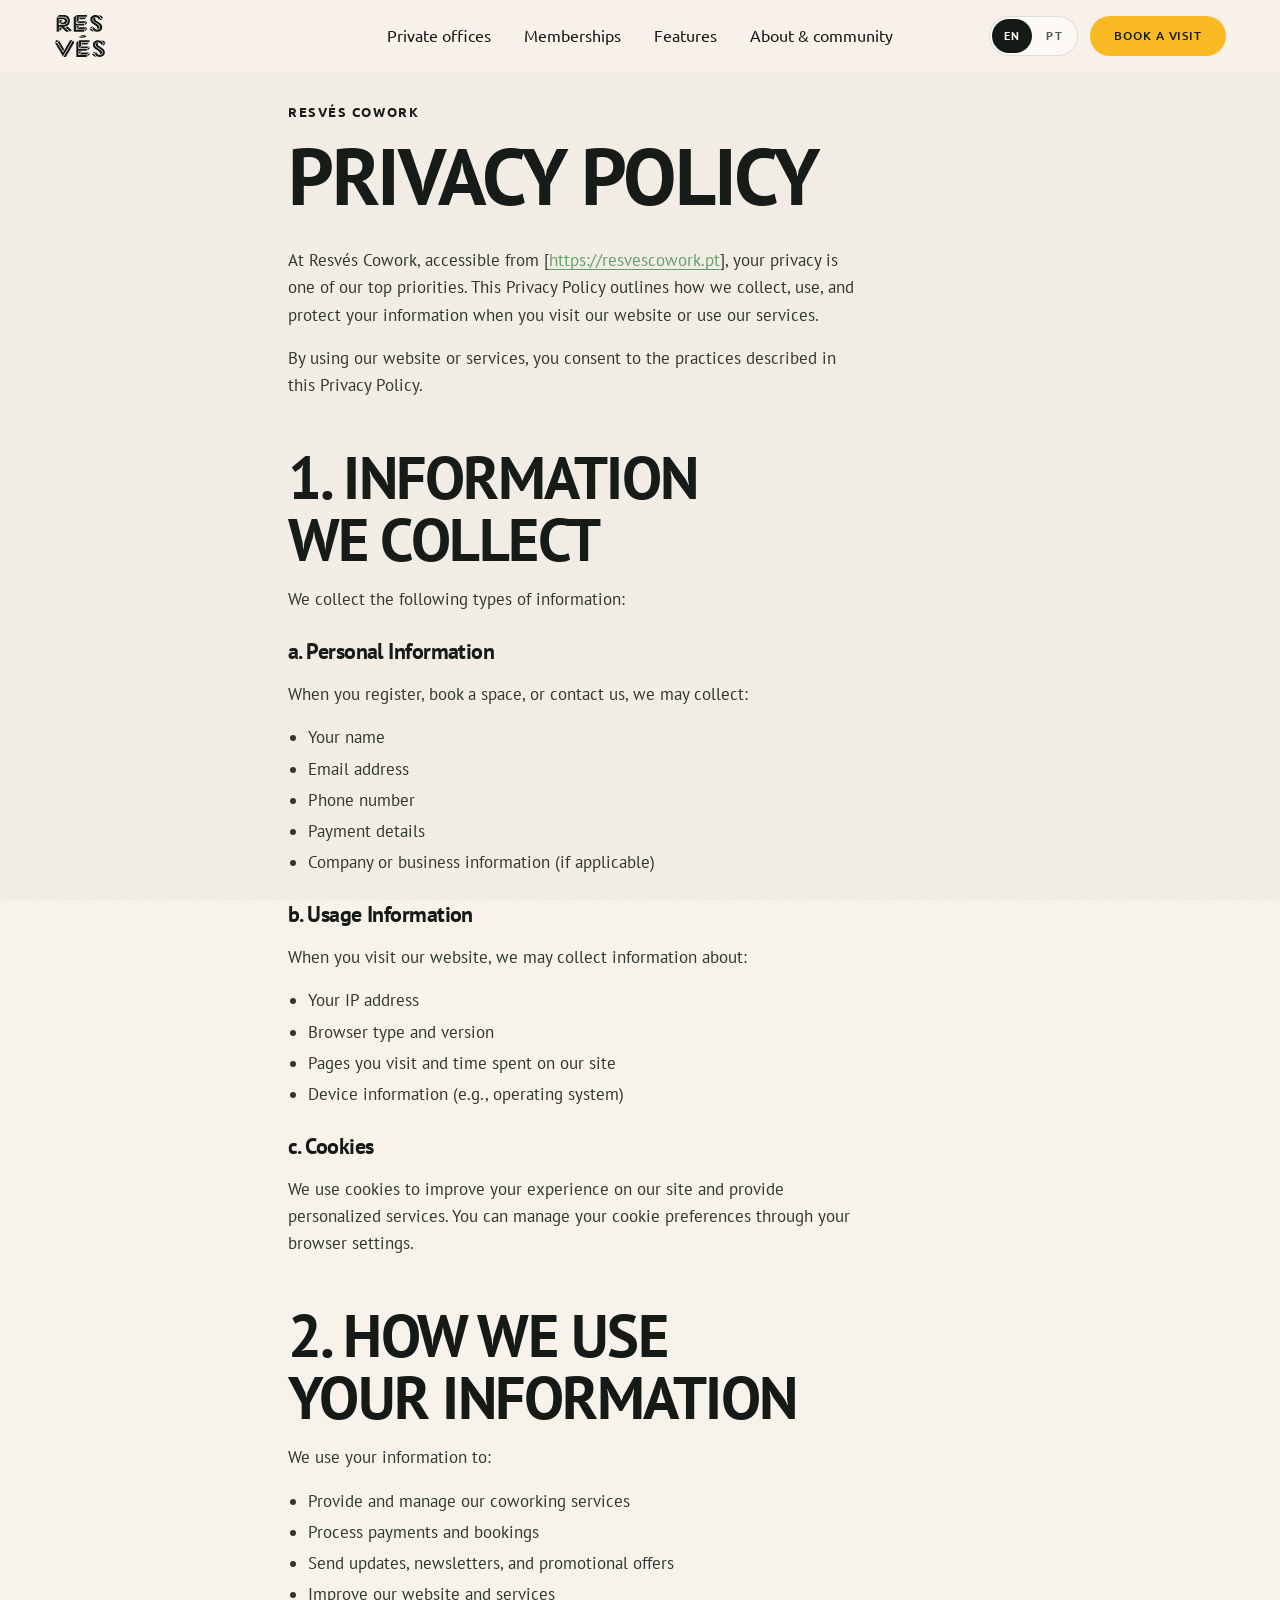
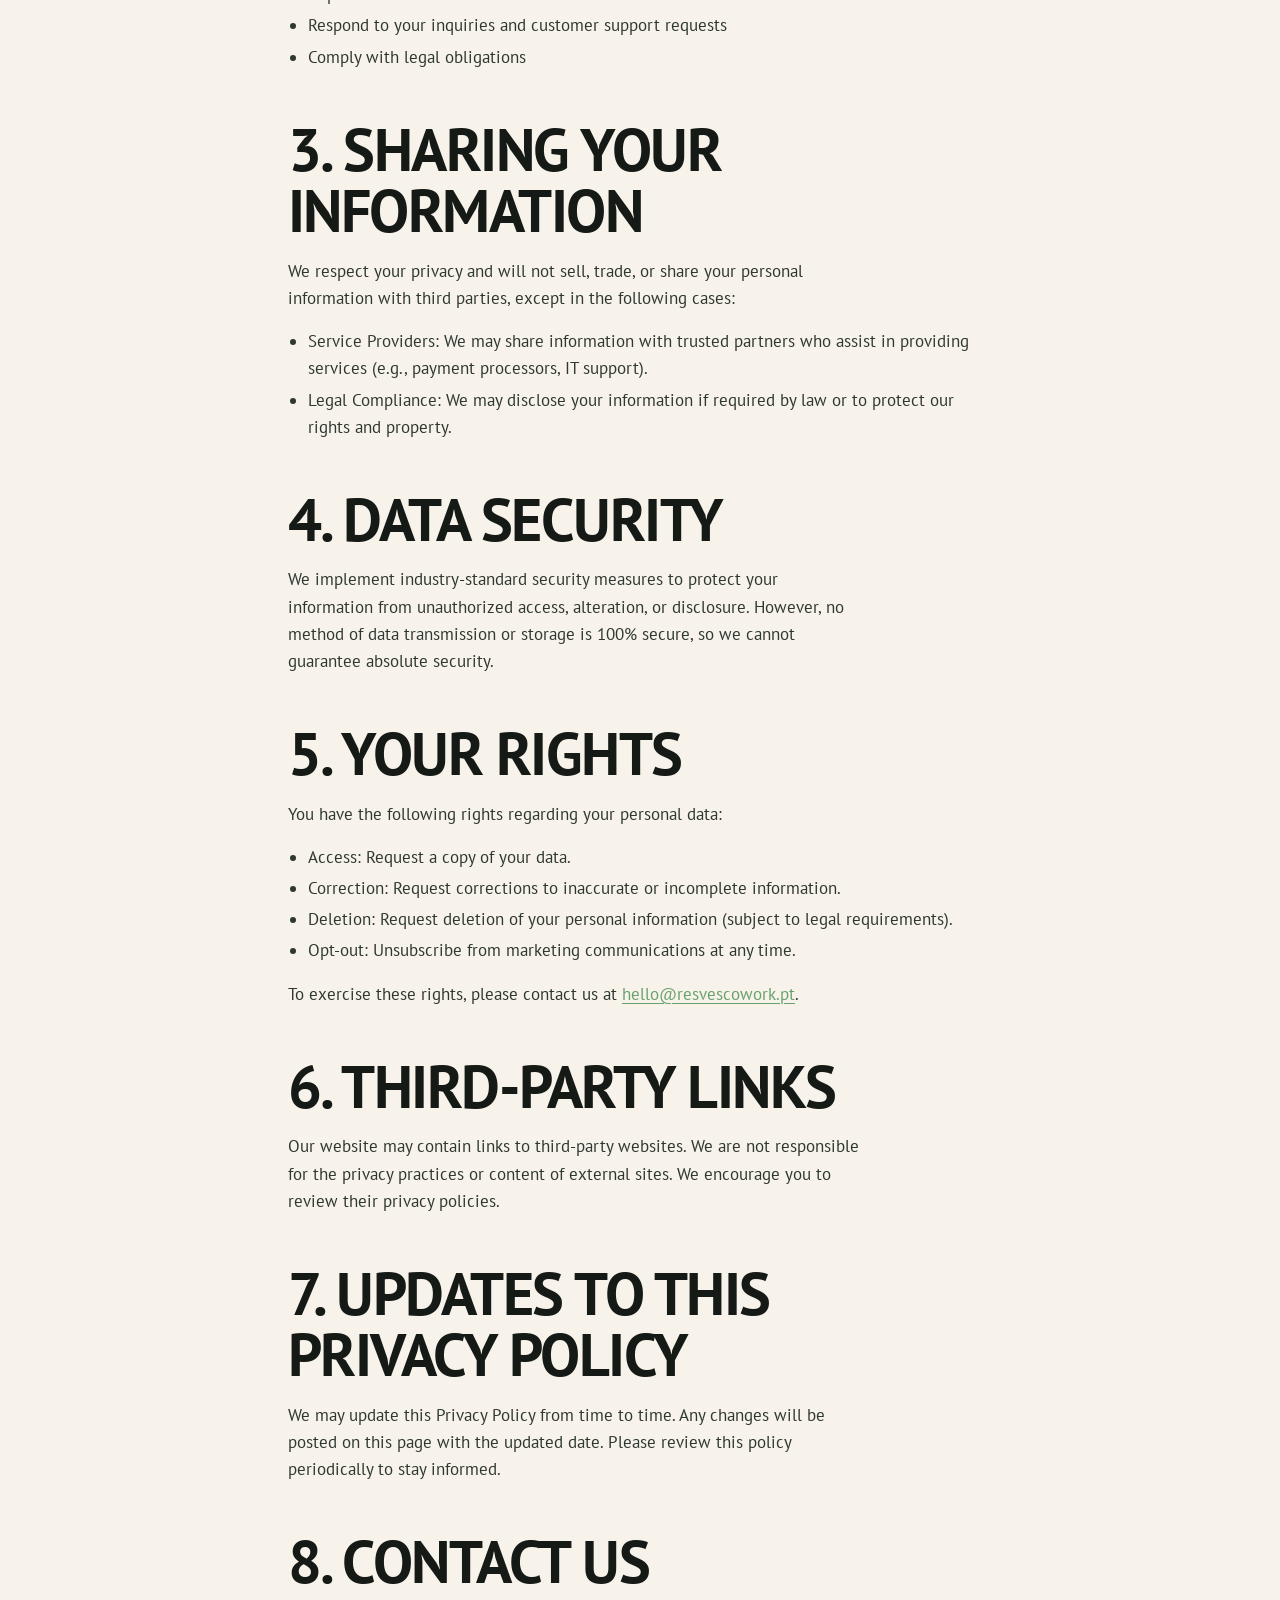
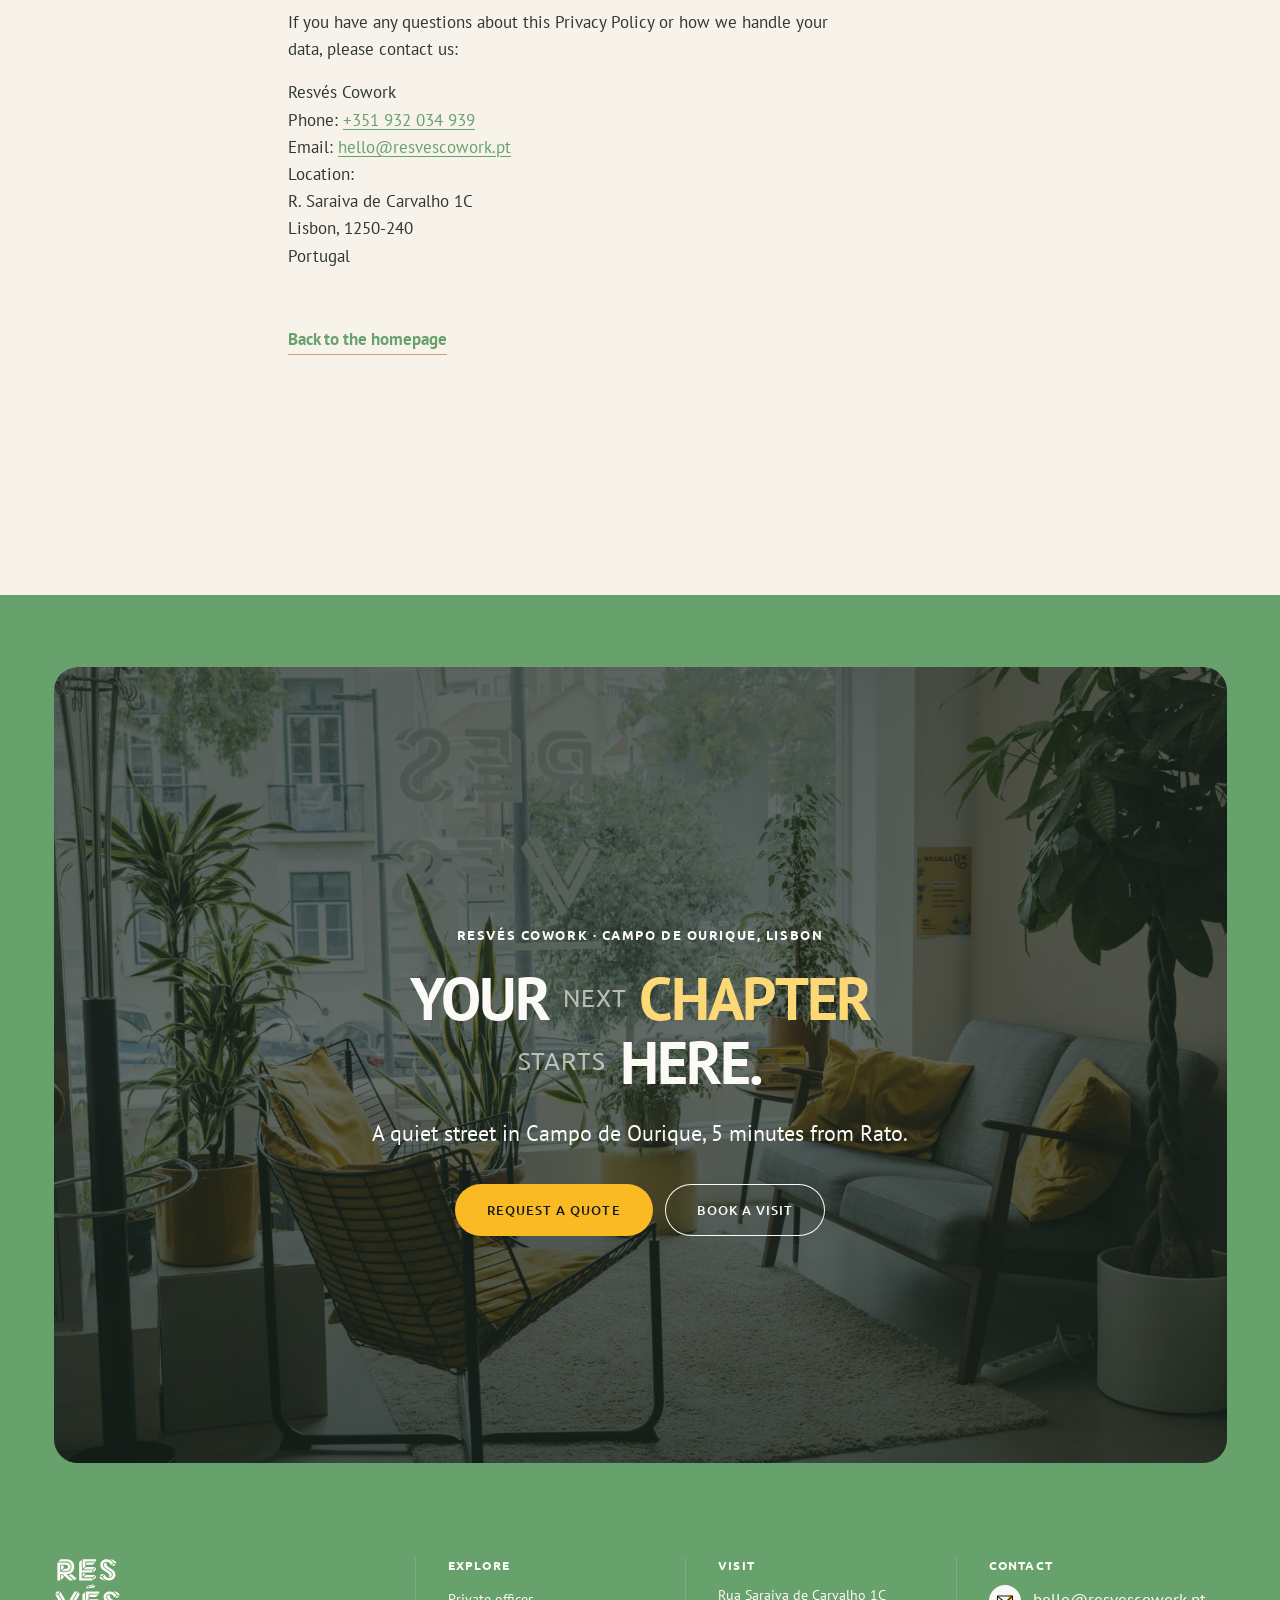
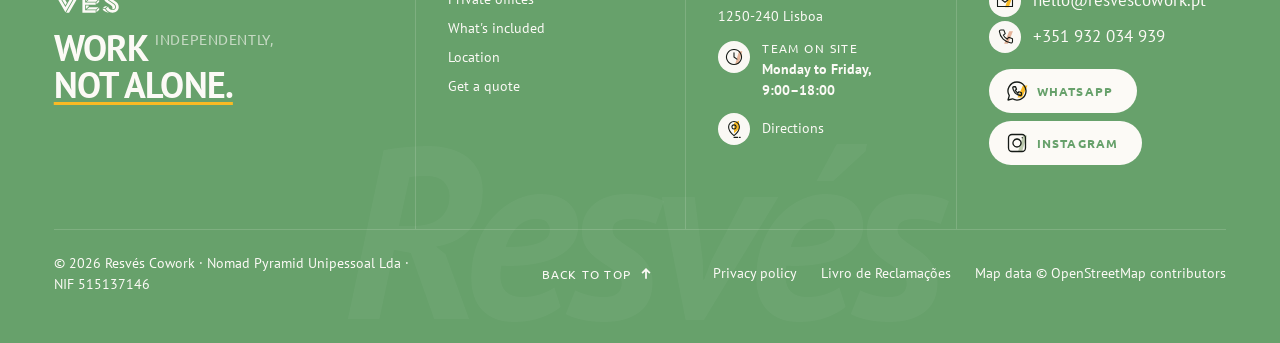
<file: privacy-policy/index.html>
<!doctype html>
<html lang="en">
<head>
<meta charset="utf-8">
<meta name="robots" content="index, follow">
<meta name="viewport" content="width=device-width, initial-scale=1, viewport-fit=cover">
<title>Privacy Policy | Resvés Cowork</title>
<meta name="description" content="How Resvés Cowork collects, uses and protects your information when you visit the website or use our services.">
<link rel="canonical" href="https://resvescowork.pt/privacy-policy/">
<link rel="alternate" hreflang="en" href="https://resvescowork.pt/privacy-policy/">
<link rel="alternate" hreflang="pt-PT" href="https://resvescowork.pt/politica-de-privacidade/">
<link rel="alternate" hreflang="x-default" href="https://resvescowork.pt/privacy-policy/">
<link rel="icon" href="/img/favicon/favicon-32x32.png" sizes="32x32" type="image/png">
<link rel="icon" href="/img/favicon/favicon-192x192.png" sizes="192x192" type="image/png">
<link rel="apple-touch-icon" href="/img/favicon/favicon-180x180.png">

<meta name="theme-color" content="#F8F3EF">
<link rel="preload" as="font" type="font/woff2" href="/fonts/ptsans-400-latin.woff2" crossorigin>
<link rel="preload" as="font" type="font/woff2" href="/fonts/ptsans-700-latin.woff2" crossorigin>
<style>@font-face{font-family: 'PT Sans';font-style: italic;font-weight: 400;font-display: swap;src: url(/fonts/ptsans-400i-latin-ext.woff2) format('woff2');unicode-range: U+0100-02BA,U+02BD-02C5,U+02C7-02CC,U+02CE-02D7,U+02DD-02FF,U+0304,U+0308,U+0329,U+1D00-1DBF,U+1E00-1E9F,U+1EF2-1EFF,U+2020,U+20A0-20AB,U+20AD-20C4,U+2113,U+2C60-2C7F,U+A720-A7FF}@font-face{font-family: 'PT Sans';font-style: italic;font-weight: 400;font-display: swap;src: url(/fonts/ptsans-400i-latin.woff2) format('woff2');unicode-range: U+0000-00FF,U+0131,U+0152-0153,U+02BB-02BC,U+02C6,U+02DA,U+02DC,U+0304,U+0308,U+0329,U+2000-206F,U+20AC,U+2122,U+2191,U+2193,U+2212,U+2215,U+FEFF,U+FFFD}@font-face{font-family: 'PT Sans';font-style: italic;font-weight: 700;font-display: swap;src: url(/fonts/ptsans-700i-latin-ext.woff2) format('woff2');unicode-range: U+0100-02BA,U+02BD-02C5,U+02C7-02CC,U+02CE-02D7,U+02DD-02FF,U+0304,U+0308,U+0329,U+1D00-1DBF,U+1E00-1E9F,U+1EF2-1EFF,U+2020,U+20A0-20AB,U+20AD-20C4,U+2113,U+2C60-2C7F,U+A720-A7FF}@font-face{font-family: 'PT Sans';font-style: italic;font-weight: 700;font-display: swap;src: url(/fonts/ptsans-700i-latin.woff2) format('woff2');unicode-range: U+0000-00FF,U+0131,U+0152-0153,U+02BB-02BC,U+02C6,U+02DA,U+02DC,U+0304,U+0308,U+0329,U+2000-206F,U+20AC,U+2122,U+2191,U+2193,U+2212,U+2215,U+FEFF,U+FFFD}@font-face{font-family: 'PT Sans';font-style: normal;font-weight: 400;font-display: swap;src: url(/fonts/ptsans-400-latin-ext.woff2) format('woff2');unicode-range: U+0100-02BA,U+02BD-02C5,U+02C7-02CC,U+02CE-02D7,U+02DD-02FF,U+0304,U+0308,U+0329,U+1D00-1DBF,U+1E00-1E9F,U+1EF2-1EFF,U+2020,U+20A0-20AB,U+20AD-20C4,U+2113,U+2C60-2C7F,U+A720-A7FF}@font-face{font-family: 'PT Sans';font-style: normal;font-weight: 400;font-display: swap;src: url(/fonts/ptsans-400-latin.woff2) format('woff2');unicode-range: U+0000-00FF,U+0131,U+0152-0153,U+02BB-02BC,U+02C6,U+02DA,U+02DC,U+0304,U+0308,U+0329,U+2000-206F,U+20AC,U+2122,U+2191,U+2193,U+2212,U+2215,U+FEFF,U+FFFD}@font-face{font-family: 'PT Sans';font-style: normal;font-weight: 700;font-display: swap;src: url(/fonts/ptsans-700-latin-ext.woff2) format('woff2');unicode-range: U+0100-02BA,U+02BD-02C5,U+02C7-02CC,U+02CE-02D7,U+02DD-02FF,U+0304,U+0308,U+0329,U+1D00-1DBF,U+1E00-1E9F,U+1EF2-1EFF,U+2020,U+20A0-20AB,U+20AD-20C4,U+2113,U+2C60-2C7F,U+A720-A7FF}@font-face{font-family: 'PT Sans';font-style: normal;font-weight: 700;font-display: swap;src: url(/fonts/ptsans-700-latin.woff2) format('woff2');unicode-range: U+0000-00FF,U+0131,U+0152-0153,U+02BB-02BC,U+02C6,U+02DA,U+02DC,U+0304,U+0308,U+0329,U+2000-206F,U+20AC,U+2122,U+2191,U+2193,U+2212,U+2215,U+FEFF,U+FFFD}@font-face{font-family: 'Ubuntu';font-style: normal;font-weight: 400;font-display: swap;src: url(/fonts/ubuntu-400-latin-ext.woff2) format('woff2');unicode-range: U+0100-02BA,U+02BD-02C5,U+02C7-02CC,U+02CE-02D7,U+02DD-02FF,U+0304,U+0308,U+0329,U+1D00-1DBF,U+1E00-1E9F,U+1EF2-1EFF,U+2020,U+20A0-20AB,U+20AD-20C4,U+2113,U+2C60-2C7F,U+A720-A7FF}@font-face{font-family: 'Ubuntu';font-style: normal;font-weight: 400;font-display: swap;src: url(/fonts/ubuntu-400-latin.woff2) format('woff2');unicode-range: U+0000-00FF,U+0131,U+0152-0153,U+02BB-02BC,U+02C6,U+02DA,U+02DC,U+0304,U+0308,U+0329,U+2000-206F,U+20AC,U+2122,U+2191,U+2193,U+2212,U+2215,U+FEFF,U+FFFD}@font-face{font-family: 'Ubuntu';font-style: normal;font-weight: 500;font-display: swap;src: url(/fonts/ubuntu-500-latin-ext.woff2) format('woff2');unicode-range: U+0100-02BA,U+02BD-02C5,U+02C7-02CC,U+02CE-02D7,U+02DD-02FF,U+0304,U+0308,U+0329,U+1D00-1DBF,U+1E00-1E9F,U+1EF2-1EFF,U+2020,U+20A0-20AB,U+20AD-20C4,U+2113,U+2C60-2C7F,U+A720-A7FF}@font-face{font-family: 'Ubuntu';font-style: normal;font-weight: 500;font-display: swap;src: url(/fonts/ubuntu-500-latin.woff2) format('woff2');unicode-range: U+0000-00FF,U+0131,U+0152-0153,U+02BB-02BC,U+02C6,U+02DA,U+02DC,U+0304,U+0308,U+0329,U+2000-206F,U+20AC,U+2122,U+2191,U+2193,U+2212,U+2215,U+FEFF,U+FFFD}@font-face{font-family: 'Ubuntu';font-style: normal;font-weight: 700;font-display: swap;src: url(/fonts/ubuntu-700-latin-ext.woff2) format('woff2');unicode-range: U+0100-02BA,U+02BD-02C5,U+02C7-02CC,U+02CE-02D7,U+02DD-02FF,U+0304,U+0308,U+0329,U+1D00-1DBF,U+1E00-1E9F,U+1EF2-1EFF,U+2020,U+20A0-20AB,U+20AD-20C4,U+2113,U+2C60-2C7F,U+A720-A7FF}@font-face{font-family: 'Ubuntu';font-style: normal;font-weight: 700;font-display: swap;src: url(/fonts/ubuntu-700-latin.woff2) format('woff2');unicode-range: U+0000-00FF,U+0131,U+0152-0153,U+02BB-02BC,U+02C6,U+02DA,U+02DC,U+0304,U+0308,U+0329,U+2000-206F,U+20AC,U+2122,U+2191,U+2193,U+2212,U+2215,U+FEFF,U+FFFD}</style>
<link rel="stylesheet" href="/assets/app.202611241819.css">
</head>
<body class="lp nf lg-page"><svg class="bi-sprite" width="0" height="0" style="position:absolute" aria-hidden="true" focusable="false"><symbol id="bi-wa" viewBox="0 0 48 48"><path d="M25 37l11-24h9L34 37z" style="fill:var(--sun-500);stroke:none"/><g fill="none" stroke="currentColor" stroke-width="2.6" stroke-linecap="round" stroke-linejoin="round"><path d="M24 6a18 18 0 0 0-15.4 27.3L6 42l9-2.4A18 18 0 1 0 24 6z"/><path d="M17.5 15.5h3.5l2 5-2.5 2a12 12 0 0 0 5.5 5.5l2-2.5 5 2v3.5a2 2 0 0 1-2 2A19 19 0 0 1 15.5 17.5a2 2 0 0 1 2-2z"/></g></symbol><symbol id="bi-phone" viewBox="0 0 48 48"><path d="M22 40l12-30h9L31 40z" style="fill:var(--clay-300);stroke:none"/><g fill="none" stroke="currentColor" stroke-width="2.6" stroke-linecap="round" stroke-linejoin="round"><path d="M14 7h7l3.5 9-4.5 3.5a21 21 0 0 0 9.5 9.5L33 24.5l9 3.5v7a3.5 3.5 0 0 1-3.5 3.5A32 32 0 0 1 10.5 10.5 3.5 3.5 0 0 1 14 7z"/></g></symbol><symbol id="bi-mail" viewBox="0 0 48 48"><path d="M24 39l10-28h9L33 39z" style="fill:var(--sun-500);stroke:none"/><g fill="none" stroke="currentColor" stroke-width="2.6" stroke-linecap="round" stroke-linejoin="round"><path d="M6 12h36v25H6z"/><path d="M6 13l18 14 18-14"/></g></symbol><symbol id="bi-pin" viewBox="0 0 48 48"><path d="M24 34V9l12-5v20z" style="fill:var(--sun-500);stroke:none"/><g fill="none" stroke="currentColor" stroke-width="2.6" stroke-linecap="round" stroke-linejoin="round"><path d="M24 40S11 29 11 19a13 13 0 0 1 26 0c0 10-13 21-13 21z"/><path d="M24 14a5 5 0 1 0 .01 0"/><path d="M24 44h9M37 44h2"/></g></symbol><symbol id="bi-clock" viewBox="0 0 48 48"><path d="M27 41l9-31h8L35 41z" style="fill:var(--clay-300);stroke:none"/><g fill="none" stroke="currentColor" stroke-width="2.6" stroke-linecap="round" stroke-linejoin="round"><path d="M24 6a18 18 0 1 0 .01 0"/><path d="M24 14v10l7 5"/></g></symbol><symbol id="bi-ig" viewBox="0 0 48 48"><path d="M26 41l10-32h8L34 41z" style="fill:var(--sage-300);stroke:none"/><g fill="none" stroke="currentColor" stroke-width="2.6" stroke-linecap="round" stroke-linejoin="round"><path d="M14 7h20a7 7 0 0 1 7 7v20a7 7 0 0 1-7 7H14a7 7 0 0 1-7-7V14a7 7 0 0 1 7-7z"/><path d="M24 16a8 8 0 1 0 .01 0"/><path d="M34.5 13.5h.01"/></g></symbol></svg>
<svg width="0" height="0" style="position:absolute" aria-hidden="true" focusable="false">
  <symbol id="logo" viewBox="0 0 490.9 410.6"><path d="M142.8,164.9h-29.6l-51-46H45v46H24.9V32.3H88c22.9,0,34.3,12.7,34.3,31.7c0,20.1-11.4,31.7-32.4,31.7H55.6 L75,78.5h11.9c10.2,0,15.6-6.3,15.6-14.7c0-9.1-6.7-14.3-15.8-14.3H45v52h45.4c24.4,0,37.8-14.9,37.8-37.6 c0-23.1-14-37.6-39.7-37.6H29.7L49.1,9.2h44.1c32.8,0,55.1,20.5,55.1,54.9c0,34.6-21.6,54.9-54,54.9h-2.6L142.8,164.9z M50.8,55.4 h20.1V74L50.8,92.1V55.4z M50.8,124.7h8.4l11.7,10.6v8l-20.1,17.9C50.8,161.2,50.8,124.7,50.8,124.7z M106.3,123.8 c6.9-0.9,14.9-3.5,21.4-7.3l38,34.3L151.3,164L106.3,123.8z"/><path d="M204.4,89.9h77.3v17.3h-77.3v40.4h77.3v17.3h-97.4V30.7l20.1-17.9L204.4,89.9L204.4,89.9z M230.3,62.5 l-20.1,17.9V9.2h97.4v17.3h-77.3V62.5z M210.2,113h20.1v6.9L210.2,138V113z M234.4,66.8h68.2l-19,17.3H215L234.4,66.8z M234.4,124.5h68.5l-19.2,17.3h-68.5L234.4,124.5z M236.1,32.3h66.5l-19.2,17.3h-47.3L236.1,32.3L236.1,32.3z M287.5,103.7V88.4 l20.1-17.9v14.9L287.5,103.7z M287.5,161.2v-15.1l20.1-17.9v15.1L287.5,161.2z"/><path d="M351,137c4.5,11.4,13.4,22.2,27,28.3c-18.6-0.2-39.3-10.4-46.9-28.3H351z M349.7,118h16.8l-14.7,13.2H335 L349.7,118z M390.6,108.7l-28.1-18.8c-12.5-8.2-23.1-20.5-23.1-39.3c0-27,23.3-41.5,46.4-41.5c25.7,0,42.1,13.8,47.7,29.8 l-16.2,14.3c-4.1-15.8-15.3-25.5-32.2-25.5c-14.5,0-25.7,8.9-25.7,23.1c0,11.9,7.6,20.9,19.4,28.9l27,17.7 c11.4,7.6,19,14.7,19,25.7s-8.6,17.3-19.9,17.3h-2.4c1.3-2.6,2.2-5.8,2.2-9.7C404.8,121.2,399.8,114.8,390.6,108.7z M430.7,123.2 c0-11.9-7.6-21.2-19.7-29.2l-27.4-17.9c-10.8-7.1-18.4-14.3-18.4-25.3s8.6-17.3,19.9-17.3c0.6,0,1.5,0,2.2,0.2 c-1.3,2.6-1.9,5.6-1.9,9.5c0,9.5,5,16,14.9,22.5l27.2,18.1c13.2,8.9,23.3,20.7,23.3,39.5c0,24.8-19,41.5-46.4,41.5 c-25.9,0-42.1-13.8-47.7-29.8l16.2-14.5c3.9,16,15.1,25.7,32.2,25.7C419.5,146.3,430.7,137.4,430.7,123.2z M439.2,37 c-4.8-11.4-13.6-22-27-28.3C430.5,8.9,451.5,19.3,459,37H439.2z M440.5,56h-16.8l14.7-13.2h16.8L440.5,56z"/><path d="M83.7,359.2l66-114.2h21.8L83.4,397.2L8.7,268.1h22L83.7,359.2z M8.9,262.3L20.8,245h22.9l-11.9,17.3H8.9z M48.5,248.7l46,79.5L83.7,347l-47.1-81L48.5,248.7z M88.6,400.7l88.5-152.9l12.1,17.3l-78.6,135.6H88.6z"/><polygon points="228.4,325.8 305.7,325.8 305.7,343 228.4,343 228.4,383.4 305.7,383.4 305.7,400.7 208.3,400.7 208.3,266.6 228.4,248.7 "/><polygon points="234.2,348.9 254.3,348.9 254.3,355.8 234.2,373.9 "/><polygon points="258.4,302.7 326.6,302.7 307.6,319.9 238.9,319.9 "/><polygon points="258.4,360.3 326.8,360.3 307.6,377.6 239.2,377.6 "/><polygon points="260.1,268.1 326.6,268.1 307.4,285.4 260.1,285.4 "/><polygon points="311.5,339.6 311.5,324.2 331.6,306.3 331.6,321.2 "/><polygon points="311.5,397 311.5,381.9 331.6,364 331.6,379.1 "/><path d="M375,372.8c4.5,11.4,13.4,22.2,27,28.3c-18.6-0.2-39.3-10.4-46.9-28.3H375z M373.7,353.8h16.8L375.9,367H359 L373.7,353.8z M414.5,344.5l-28.1-18.8c-12.5-8.2-23.1-20.5-23.1-39.3c0-27,23.3-41.5,46.4-41.5c25.7,0,42.1,13.8,47.7,29.8 L441.3,289c-4.1-15.8-15.3-25.5-32.2-25.5c-14.5,0-25.7,8.9-25.7,23.1c0,11.9,7.6,20.9,19.4,28.9l27,17.7c11.4,7.6,19,14.7,19,25.7 s-8.6,17.3-19.9,17.3h-2.4c1.3-2.6,2.2-5.8,2.2-9.7C428.8,357.1,423.8,350.6,414.5,344.5z M454.7,359c0-11.9-7.6-21.2-19.7-29.2 l-27.4-17.9c-10.8-7.1-18.4-14.3-18.4-25.3s8.6-17.3,19.9-17.3c0.6,0,1.5,0,2.2,0.2c-1.3,2.6-1.9,5.6-1.9,9.5c0,9.5,5,16,14.9,22.5 l27.2,18.1c13.2,8.9,23.3,20.7,23.3,39.5c0,24.8-19,41.5-46.4,41.5c-25.9,0-42.1-13.8-47.7-29.8l16.2-14.5 c3.9,16,15.1,25.7,32.2,25.7C443.5,382.1,454.7,373.3,454.7,359z M463.1,272.8c-4.8-11.4-13.6-22-27-28.3 c18.4,0.2,39.3,10.6,46.9,28.3H463.1z M464.4,291.9h-16.8l14.7-13.2h16.8L464.4,291.9z"/><polygon points="254.1,298.5 234,316.4 234,245.1 331.4,245.1 331.4,262.4 254.1,262.4 "/><polygon points="236.9,208.2 248.5,212.4 248.4,224.5 236.9,220.3 "/><polygon points="250.6,209.3 239.7,205 286,194.5 298.1,198.6 "/><polygon points="253.3,212.3 300.4,201.9 300.4,214 253.3,224.4 "/></symbol>
  <symbol style="stroke-width:var(--icon-stroke)" id="b-desk" viewBox="0 0 24 24" fill="none" stroke="currentColor" stroke-linecap="round" stroke-linejoin="round"><path vector-effect="non-scaling-stroke" d="M3 11h18M5 11v9M19 11v9"/><rect vector-effect="non-scaling-stroke" x="8" y="3" width="8" height="5" rx="1"/><path vector-effect="non-scaling-stroke" d="M12 8v3"/></symbol>
  <symbol style="stroke-width:var(--icon-stroke)" id="b-layout" viewBox="0 0 24 24" fill="none" stroke="currentColor" stroke-linecap="round" stroke-linejoin="round"><rect vector-effect="non-scaling-stroke" x="3" y="3" width="8" height="8" rx="1.5"/><rect vector-effect="non-scaling-stroke" x="13" y="3" width="8" height="5" rx="1.5"/><rect vector-effect="non-scaling-stroke" x="13" y="10" width="8" height="11" rx="1.5"/><rect vector-effect="non-scaling-stroke" x="3" y="13" width="8" height="8" rx="1.5"/></symbol>
  <symbol style="stroke-width:var(--icon-stroke)" id="b-wifi" viewBox="0 0 24 24" fill="none" stroke="currentColor" stroke-linecap="round" stroke-linejoin="round"><path vector-effect="non-scaling-stroke" d="M2.5 9a14 14 0 0 1 19 0M5.5 12.5a9.5 9.5 0 0 1 13 0M9 16a4.5 4.5 0 0 1 6 0"/><circle vector-effect="non-scaling-stroke" cx="12" cy="19.5" r="1" fill="currentColor"/></symbol>
  <symbol style="stroke-width:var(--icon-stroke)" id="b-bolt" viewBox="0 0 24 24" fill="none" stroke="currentColor" stroke-linecap="round" stroke-linejoin="round"><path vector-effect="non-scaling-stroke" d="M13 2 4.5 13.5H11L10 22l8.5-11.5H12z"/></symbol>
  <symbol style="stroke-width:var(--icon-stroke)" id="b-clean" viewBox="0 0 24 24" fill="none" stroke="currentColor" stroke-linecap="round" stroke-linejoin="round"><path vector-effect="non-scaling-stroke" d="M11 3l1.7 4.6L17.3 9.3l-4.6 1.7L11 15.6 9.3 11 4.7 9.3 9.3 7.6z"/><path vector-effect="non-scaling-stroke" d="M18.5 14.5l.8 2.2 2.2.8-2.2.8-.8 2.2-.8-2.2-2.2-.8 2.2-.8z"/></symbol>
  <symbol style="stroke-width:var(--icon-stroke)" id="b-clock" viewBox="0 0 24 24" fill="none" stroke="currentColor" stroke-linecap="round" stroke-linejoin="round"><circle vector-effect="non-scaling-stroke" cx="12" cy="12" r="9"/><path vector-effect="non-scaling-stroke" d="M12 7v5l3.2 2"/></symbol>
  <symbol style="stroke-width:var(--icon-stroke)" id="b-coffee" viewBox="0 0 24 24" fill="none" stroke="currentColor" stroke-linecap="round" stroke-linejoin="round"><path vector-effect="non-scaling-stroke" d="M4 9h12.5v4.5a5.5 5.5 0 0 1-5.5 5.5h-1.5A5.5 5.5 0 0 1 4 13.5z"/><path vector-effect="non-scaling-stroke" d="M16.5 10.5h1.2a2.5 2.5 0 0 1 0 5h-1.6"/><path vector-effect="non-scaling-stroke" d="M8 3v3M12 3v3"/></symbol>
  <symbol style="stroke-width:var(--icon-stroke)" id="b-users" viewBox="0 0 24 24" fill="none" stroke="currentColor" stroke-linecap="round" stroke-linejoin="round"><circle vector-effect="non-scaling-stroke" cx="9" cy="8" r="3.5"/><path vector-effect="non-scaling-stroke" d="M2.5 20a6.5 6.5 0 0 1 13 0"/><path vector-effect="non-scaling-stroke" d="M15.5 4.6a3.5 3.5 0 0 1 0 6.8M18 14.2A6.5 6.5 0 0 1 21.5 20"/></symbol>
  <symbol style="stroke-width:var(--icon-stroke)" id="b-phone" viewBox="0 0 24 24" fill="none" stroke="currentColor" stroke-linecap="round" stroke-linejoin="round"><path vector-effect="non-scaling-stroke" d="M5.5 3h3.2l1.8 4.6-2.3 1.4a11 11 0 0 0 6.8 6.8l1.4-2.3 4.6 1.8v3.2a2 2 0 0 1-2.2 2A16.5 16.5 0 0 1 3.5 5.2 2 2 0 0 1 5.5 3z"/></symbol>
  <symbol style="stroke-width:var(--icon-stroke)" id="b-print" viewBox="0 0 24 24" fill="none" stroke="currentColor" stroke-linecap="round" stroke-linejoin="round"><path vector-effect="non-scaling-stroke" d="M7 8.5V3h10v5.5"/><rect vector-effect="non-scaling-stroke" x="3" y="8.5" width="18" height="8.5" rx="2"/><path vector-effect="non-scaling-stroke" d="M7 14h10v7H7z"/></symbol>
  <symbol style="stroke-width:var(--icon-stroke)" id="b-support" viewBox="0 0 24 24" fill="none" stroke="currentColor" stroke-linecap="round" stroke-linejoin="round"><path vector-effect="non-scaling-stroke" d="M4 14v-2a8 8 0 0 1 16 0v2"/><rect vector-effect="non-scaling-stroke" x="3" y="13.5" width="4" height="6" rx="1.5"/><rect vector-effect="non-scaling-stroke" x="17" y="13.5" width="4" height="6" rx="1.5"/><path vector-effect="non-scaling-stroke" d="M19 19.5a3 3 0 0 1-3 2.5h-3"/></symbol>
  <symbol style="stroke-width:var(--icon-stroke)" id="b-mail" viewBox="0 0 24 24" fill="none" stroke="currentColor" stroke-linecap="round" stroke-linejoin="round"><rect vector-effect="non-scaling-stroke" x="3" y="5" width="18" height="14" rx="2"/><path vector-effect="non-scaling-stroke" d="m3.5 7 8.5 6 8.5-6"/></symbol>
  <symbol style="stroke-width:var(--icon-stroke)" id="b-calendar" viewBox="0 0 24 24" fill="none" stroke="currentColor" stroke-linecap="round" stroke-linejoin="round"><rect vector-effect="non-scaling-stroke" x="3" y="5" width="18" height="16" rx="2"/><path vector-effect="non-scaling-stroke" d="M3 10h18M8 3v4M16 3v4"/><circle vector-effect="non-scaling-stroke" cx="12" cy="15.5" r="1" fill="currentColor"/></symbol>
  <symbol style="stroke-width:var(--icon-stroke)" id="b-globe" viewBox="0 0 24 24" fill="none" stroke="currentColor" stroke-linecap="round" stroke-linejoin="round"><circle vector-effect="non-scaling-stroke" cx="12" cy="12" r="9"/><path vector-effect="non-scaling-stroke" d="M3 12h18M12 3a13.5 13.5 0 0 1 0 18M12 3a13.5 13.5 0 0 0 0 18"/></symbol>
  <symbol style="stroke-width:var(--icon-stroke)" id="b-tag" viewBox="0 0 24 24" fill="none" stroke="currentColor" stroke-linecap="round" stroke-linejoin="round"><path vector-effect="non-scaling-stroke" d="M3 11.5V4a1 1 0 0 1 1-1h7.5l9.5 9.5-8.5 8.5z"/><circle vector-effect="non-scaling-stroke" cx="7.8" cy="7.8" r="1.4"/></symbol>
  <symbol style="stroke-width:var(--icon-stroke)" id="b-metro" viewBox="0 0 24 24" fill="none" stroke="currentColor" stroke-linecap="round" stroke-linejoin="round"><rect vector-effect="non-scaling-stroke" x="5" y="3" width="14" height="13" rx="3"/><path vector-effect="non-scaling-stroke" d="M5 9.5h14M8.5 16l-2 5M15.5 16l2 5M7.3 19h9.4"/><circle vector-effect="non-scaling-stroke" cx="9" cy="12.8" r=".9" fill="currentColor"/><circle vector-effect="non-scaling-stroke" cx="15" cy="12.8" r=".9" fill="currentColor"/></symbol>
  <symbol style="stroke-width:var(--icon-stroke)" id="b-pin" viewBox="0 0 24 24" fill="none" stroke="currentColor" stroke-linecap="round" stroke-linejoin="round"><path vector-effect="non-scaling-stroke" d="M12 21.5s7-6.2 7-11.5a7 7 0 0 0-14 0c0 5.3 7 11.5 7 11.5z"/><circle vector-effect="non-scaling-stroke" cx="12" cy="10" r="2.5"/></symbol>
  <symbol style="stroke-width:var(--icon-stroke)" id="b-parking" viewBox="0 0 24 24" fill="none" stroke="currentColor" stroke-linecap="round" stroke-linejoin="round"><rect vector-effect="non-scaling-stroke" x="3" y="3" width="18" height="18" rx="4"/><path vector-effect="non-scaling-stroke" d="M9.5 17V7H13a3 3 0 0 1 0 6H9.5"/></symbol>
  <!-- wi-icons:start -->
  <symbol id="wi-desk" viewBox="0 0 192 192"><image data-href="/img/icons/table-chair.webp" width="192" height="192"/></symbol>
  <symbol style="stroke-width:var(--icon-stroke)" id="wi-layout" viewBox="0 0 48 48" fill="none" stroke="currentColor" stroke-linecap="round" stroke-linejoin="round"><path vector-effect="non-scaling-stroke" style="fill:var(--icon-tint-sage)" stroke="none" d="M29 23h15l-4 17h-15z"/><rect vector-effect="non-scaling-stroke" x="7" y="7" width="15" height="15" rx="2"/><rect vector-effect="non-scaling-stroke" x="26" y="7" width="15" height="11" rx="2"/><rect vector-effect="non-scaling-stroke" x="26" y="22" width="15" height="19" rx="2"/><rect vector-effect="non-scaling-stroke" x="7" y="26" width="15" height="15" rx="2" stroke-dasharray="3 3"/></symbol>
  <symbol id="wi-wifi" viewBox="0 0 192 192"><image data-href="/img/icons/internet.webp" width="192" height="192"/></symbol>
  <symbol style="stroke-width:var(--icon-stroke)" id="wi-bolt" viewBox="0 0 48 48" fill="none" stroke="currentColor" stroke-linecap="round" stroke-linejoin="round"><path vector-effect="non-scaling-stroke" style="fill:var(--icon-tint-sage)" stroke="none" d="M10 22h14l-4 18h-14z"/><path vector-effect="non-scaling-stroke" d="M15 9s-8 9.5-8 16a8 8 0 0 0 16 0c0-6.5-8-16-8-16z"/><path vector-effect="non-scaling-stroke" d="M34 7l-8 17h7l-3 17 11-21h-7z"/></symbol>
  <symbol id="wi-clean" viewBox="0 0 192 192"><image data-href="/img/icons/cleaning.webp" width="192" height="192"/></symbol>
  <symbol id="wi-clock" viewBox="0 0 192 192"><image data-href="/img/icons/hours.webp" width="192" height="192"/></symbol>
  <symbol id="wi-coffee" viewBox="0 0 192 192"><image data-href="/img/icons/coffee.webp" width="192" height="192"/></symbol>
  <symbol id="wi-users" viewBox="0 0 192 192"><image data-href="/img/icons/lounge.webp" width="192" height="192"/></symbol>
  <symbol id="wi-phone" viewBox="0 0 192 192"><image data-href="/img/icons/meeting-room.webp" width="192" height="192"/></symbol>
  <symbol id="wi-print" viewBox="0 0 192 192"><image data-href="/img/icons/print.webp" width="192" height="192"/></symbol>
  <symbol id="wi-support" viewBox="0 0 192 192"><image data-href="/img/icons/staff.webp" width="192" height="192"/></symbol>
  <symbol style="stroke-width:var(--icon-stroke)" id="wi-mail" viewBox="0 0 48 48" fill="none" stroke="currentColor" stroke-linecap="round" stroke-linejoin="round"><path vector-effect="non-scaling-stroke" style="fill:var(--icon-tint-sun)" stroke="none" d="M32 7h14l-4 12h-14z"/><rect vector-effect="non-scaling-stroke" x="6" y="13" width="36" height="25" rx="3"/><path vector-effect="non-scaling-stroke" d="m7.5 15.5 16.5 12 16.5-12M7.5 36l12-10M40.5 36l-12-10"/></symbol>
  <symbol id="wi-calendar" viewBox="0 0 192 192"><image data-href="/img/icons/art-culture.webp" width="192" height="192"/></symbol>
  <symbol id="wi-globe" viewBox="0 0 192 192"><image data-href="/img/icons/community.webp" width="192" height="192"/></symbol>
  <symbol style="stroke-width:var(--icon-stroke)" id="wi-tag" viewBox="0 0 48 48" fill="none" stroke="currentColor" stroke-linecap="round" stroke-linejoin="round"><path vector-effect="non-scaling-stroke" style="fill:var(--icon-tint-sand)" stroke="none" d="M10 8h14l-4 14h-14z"/><path vector-effect="non-scaling-stroke" d="M7 22V10a3 3 0 0 1 3-3h12l19 19-15 15z"/><circle vector-effect="non-scaling-stroke" cx="15" cy="15" r="3"/><path vector-effect="non-scaling-stroke" d="M21 31l10-10"/><circle vector-effect="non-scaling-stroke" cx="21.5" cy="23.5" r="1.6"/><circle vector-effect="non-scaling-stroke" cx="29" cy="31" r="1.6"/></symbol>
  <symbol style="stroke-width:var(--icon-stroke)" id="wi-metro" viewBox="0 0 48 48" fill="none" stroke="currentColor" stroke-linecap="round" stroke-linejoin="round"><path vector-effect="non-scaling-stroke" style="fill:var(--icon-tint-sun)" stroke="none" d="M30 9h12l-4 22h-12z"/><rect vector-effect="non-scaling-stroke" x="12" y="6" width="24" height="28" rx="6"/><path vector-effect="non-scaling-stroke" d="M12 19h24M18 34l-5 8M30 34l5 8M15.5 39h17M20 11h8"/><circle vector-effect="non-scaling-stroke" cx="18" cy="27" r="1.5" fill="currentColor"/><circle vector-effect="non-scaling-stroke" cx="30" cy="27" r="1.5" fill="currentColor"/></symbol>
  <symbol id="wi-pin" viewBox="0 0 192 192"><image data-href="/img/icons/location.webp" width="192" height="192"/></symbol>
  <symbol style="stroke-width:var(--icon-stroke)" id="wi-parking" viewBox="0 0 48 48" fill="none" stroke="currentColor" stroke-linecap="round" stroke-linejoin="round"><path vector-effect="non-scaling-stroke" style="fill:var(--icon-tint-sage)" stroke="none" d="M28 24h15l-4 15h-15z"/><rect vector-effect="non-scaling-stroke" x="8" y="8" width="32" height="32" rx="7"/><path vector-effect="non-scaling-stroke" d="M19 33V15h7a5.5 5.5 0 0 1 0 11h-7"/></symbol>
  <!-- wi-icons:end -->
  <symbol style="stroke-width:var(--icon-stroke)" id="i-arrow" viewBox="0 0 18 18" fill="none" stroke="currentColor"><path vector-effect="non-scaling-stroke" d="M3 9h12M10 4l5 5-5 5"/></symbol>
  <symbol style="stroke-width:var(--icon-stroke)" id="i-down" viewBox="0 0 18 18" fill="none" stroke="currentColor"><path vector-effect="non-scaling-stroke" d="M9 3v12M4 10l5 5 5-5"/></symbol>
  <symbol style="stroke-width:var(--icon-stroke)" id="i-close" viewBox="0 0 18 18" fill="none" stroke="currentColor"><path vector-effect="non-scaling-stroke" d="M4 4l10 10M14 4L4 14"/></symbol>
  <symbol style="stroke-width:var(--icon-stroke)" id="i-pin" viewBox="0 0 20 20" fill="none" stroke="currentColor"><path vector-effect="non-scaling-stroke" d="M10 18s6-5.6 6-10.2A6 6 0 0 0 4 7.8C4 12.4 10 18 10 18Z"/><circle vector-effect="non-scaling-stroke" cx="10" cy="8" r="2.2"/></symbol>
  <symbol id="i-star" viewBox="0 0 20 20" fill="currentColor"><path d="M10 1.8l2.5 5.3 5.8.7-4.3 4 1.1 5.7L10 14.7l-5.1 2.8L6 11.8l-4.3-4 5.8-.7Z"/></symbol>
  <symbol id="i-wa" viewBox="0 0 24 24" fill="currentColor"><path d="M12 2a10 10 0 0 0-8.6 15.1L2 22l5-1.3A10 10 0 1 0 12 2Zm0 18.2a8.2 8.2 0 0 1-4.2-1.2l-.3-.2-3 .8.8-2.9-.2-.3A8.2 8.2 0 1 1 12 20.2Zm4.5-6.1c-.2-.1-1.5-.7-1.7-.8-.2-.1-.4-.1-.6.1l-.8 1c-.1.2-.3.2-.5.1a6.7 6.7 0 0 1-3.3-2.9c-.3-.4.2-.4.7-1.3.1-.2 0-.3 0-.4l-.8-1.8c-.2-.5-.4-.4-.6-.4h-.5a1 1 0 0 0-.7.3 3 3 0 0 0-.9 2.2 5.1 5.1 0 0 0 1.1 2.7 11.6 11.6 0 0 0 4.4 3.9c1.6.7 2.3.8 3.1.6.5-.1 1.5-.6 1.7-1.2.2-.6.2-1.1.2-1.2-.1-.1-.3-.2-.5-.3Z"/></symbol>
</svg>

<header class="lp-header is-stuck is-veiled lp-header--static" data-lp-header>
  <div class="container lp-header__inner">
    <span class="site-logo"><svg fill="currentColor" aria-hidden="true"><use href="#logo"/></svg></span>
    <nav class="lp-nav" id="lp-menu" aria-label="Main">
      <ul>
        <li><a href="/private-offices/">Private offices</a></li>
        <li><a href="/private-offices/">Memberships</a></li>
        <li><a href="/private-offices/">Features</a></li>
        <li><a href="/private-offices/">About &amp; community</a></li>
      </ul>
    </nav>
    <div class="lp-header__end">
      <nav class="lang" aria-label="Language"><a href="/privacy-policy/" lang="en" aria-current="true">EN</a><a href="/politica-de-privacidade/" lang="pt-PT" hreflang="pt-PT">PT</a></nav>
      <a class="btn btn--primary btn--sm lp-header__cta" href="#quote" data-open-dialog="visit" data-plan="coworking"><span class="btn__t">Book a visit</span></a>
      <button class="lp-burger" type="button" aria-expanded="false" aria-controls="lp-menu" data-lp-burger><span class="visually-hidden" data-open="Open menu" data-close="Close menu">Open menu</span><i aria-hidden="true"></i><i aria-hidden="true"></i></button>
    </div>
  </div>
</header>
<main class="lg" id="main">
  <article class="lg__doc">
    <p class="label eyebrow"><span class="eyebrow__title">Resvés Cowork</span></p>
    <h1 class="lg__title">Privacy Policy</h1>
    <p>At Resvés Cowork, accessible from [<a href="/private-offices/">https://resvescowork.pt</a>], your privacy is one of our top priorities. This Privacy Policy outlines how we collect, use, and protect your information when you visit our website or use our services.</p>
    <p>By using our website or services, you consent to the practices described in this Privacy Policy.</p>
    <h2>1. Information We Collect</h2>
    <p>We collect the following types of information:</p>
    <h3>a. Personal Information</h3>
    <p>When you register, book a space, or contact us, we may collect:</p>
    <ul>
      <li>Your name</li>
      <li>Email address</li>
      <li>Phone number</li>
      <li>Payment details</li>
      <li>Company or business information (if applicable)</li>
    </ul>
    <h3>b. Usage Information</h3>
    <p>When you visit our website, we may collect information about:</p>
    <ul>
      <li>Your IP address</li>
      <li>Browser type and version</li>
      <li>Pages you visit and time spent on our site</li>
      <li>Device information (e.g., operating system)</li>
    </ul>
    <h3>c. Cookies</h3>
    <p>We use cookies to improve your experience on our site and provide personalized services. You can manage your cookie preferences through your browser settings.</p>
    <h2>2. How We Use Your Information</h2>
    <p>We use your information to:</p>
    <ul>
      <li>Provide and manage our coworking services</li>
      <li>Process payments and bookings</li>
      <li>Send updates, newsletters, and promotional offers</li>
      <li>Improve our website and services</li>
      <li>Respond to your inquiries and customer support requests</li>
      <li>Comply with legal obligations</li>
    </ul>
    <h2>3. Sharing Your Information</h2>
    <p>We respect your privacy and will not sell, trade, or share your personal information with third parties, except in the following cases:</p>
    <ul>
      <li>Service Providers: We may share information with trusted partners who assist in providing services (e.g., payment processors, IT support).</li>
      <li>Legal Compliance: We may disclose your information if required by law or to protect our rights and property.</li>
    </ul>
    <h2>4. Data Security</h2>
    <p>We implement industry-standard security measures to protect your information from unauthorized access, alteration, or disclosure. However, no method of data transmission or storage is 100% secure, so we cannot guarantee absolute security.</p>
    <h2>5. Your Rights</h2>
    <p>You have the following rights regarding your personal data:</p>
    <ul>
      <li>Access: Request a copy of your data.</li>
      <li>Correction: Request corrections to inaccurate or incomplete information.</li>
      <li>Deletion: Request deletion of your personal information (subject to legal requirements).</li>
      <li>Opt-out: Unsubscribe from marketing communications at any time.</li>
    </ul>
    <p>To exercise these rights, please contact us at <a href="mailto:hello@resvescowork.pt">hello@resvescowork.pt</a>.</p>
    <h2>6. Third-Party Links</h2>
    <p>Our website may contain links to third-party websites. We are not responsible for the privacy practices or content of external sites. We encourage you to review their privacy policies.</p>
    <h2>7. Updates to This Privacy Policy</h2>
    <p>We may update this Privacy Policy from time to time. Any changes will be posted on this page with the updated date. Please review this policy periodically to stay informed.</p>
    <h2>8. Contact Us</h2>
    <p>If you have any questions about this Privacy Policy or how we handle your data, please contact us:</p>
    <address class="lg__addr">Resvés Cowork<br>Phone: <a href="tel:+351932034939">+351 932 034 939</a><br>Email: <a href="mailto:hello@resvescowork.pt">hello@resvescowork.pt</a><br>Location:<br>R. Saraiva de Carvalho 1C<br>Lisbon, 1250-240<br>Portugal</address>
    <p class="lg__back"><a class="link" href="/private-offices/"><span class="btn__t">Back to the homepage</span><svg class="btn__icon btn__icon--arrow" aria-hidden="true"><use href="#i-arrow"/></svg></a></p>
  </article>
</main>
<footer class="fe on-dark fe--clean" data-tone="dark" aria-labelledby="ft-title">
  <div class="fe__invite">
    <div class="fe__photo" aria-hidden="true"><img src="/img/lounge-window-plants-1600.webp" srcset="/img/lounge-window-plants-800.webp 800w, /img/lounge-window-plants-1600.webp 1600w, /img/lounge-window-plants-2400.webp 2400w" sizes="100vw" width="1600" height="1067" alt="" loading="lazy" decoding="async"></div>
    <div class="container fe__invite-inner">
      <p class="label fe__label eyebrow"><span class="eyebrow__title">Resvés Cowork · Campo de Ourique, Lisbon</span></p>
      <h2 class="fe__title" id="ft-title">Your <small class="heading-aside">next</small> <span class="tw-hl">chapter</span> <small class="heading-aside">starts</small> here.</h2>
      <p class="fe__desc">A quiet street in Campo de Ourique, 5 minutes from Rato.</p>
      <div class="fe__actions">
        <a class="btn btn--primary" href="#quote"><span class="btn__t">Request a quote</span><svg class="btn__icon btn__icon--arrow" aria-hidden="true"><use href="#i-arrow"/></svg></a>
        <a class="btn btn--on-dark" href="#quote" data-open-dialog="visit" data-plan="coworking"><span class="btn__t">Book a visit</span><svg class="btn__icon btn__icon--arrow" aria-hidden="true"><use href="#i-arrow"/></svg></a>
      </div>
    </div>
  </div>
  <div class="fe__foot">
    <div class="fe__wrap">
      <p class="fe__word" aria-hidden="true" translate="no">Resvés</p>
      <div class="fe__panel">
        <div class="fe__brand">
          <span class="fe__logo"><svg fill="currentColor" aria-hidden="true"><use href="#logo"/></svg></span>
          <p class="fe__tag">Work <small class="heading-aside">independently,</small> <span class="tw-hl">not alone.</span></p>
        </div>
        <nav class="fe__col" aria-label="Footer">
          <h2 class="fe__h">Explore</h2>
          <ul>
            <li><a href="/private-offices/#offices"><span>Private offices</span><svg class="fe__go" aria-hidden="true" focusable="false"><use href="#i-arrow"/></svg></a></li>
            <li><a href="/private-offices/#included"><span>What's included</span><svg class="fe__go" aria-hidden="true" focusable="false"><use href="#i-arrow"/></svg></a></li>
            <li><a href="/private-offices/#location"><span>Location</span><svg class="fe__go" aria-hidden="true" focusable="false"><use href="#i-arrow"/></svg></a></li>
            <li><a href="/private-offices/#quote"><span>Get a quote</span><svg class="fe__go" aria-hidden="true" focusable="false"><use href="#i-arrow"/></svg></a></li>
          </ul>
        </nav>
        <div class="fe__col">
          <h2 class="fe__h">Visit</h2>
          <address translate="no">Rua Saraiva de Carvalho 1C<br>1250-240 Lisboa</address>
          <p class="fe__hours" data-acf="hours"><svg class="bi fe__ic" aria-hidden="true" focusable="false"><use href="#bi-clock"/></svg><span class="fe__hours-t"><span class="fe__hours-l">Team on site</span><span class="fe__hours-v">Monday to Friday, 9:00–18:00</span><span class="fe__now" hidden data-team-now>Team in now</span></span></p>
          <a href="https://maps.google.com/?q=Rua+Saraiva+de+Carvalho+1C,+1250-240+Lisboa" rel="noopener" class="fe__dir"><svg class="bi fe__ic" aria-hidden="true" focusable="false"><use href="#bi-pin"/></svg>Directions</a>
        </div>
        <div class="fe__contact">
          <h2 class="fe__h">Contact</h2>
          <p class="fe__sub">Email</p>
          <a class="fe__big" href="mailto:hello@resvescowork.pt"><svg class="bi fe__ic" aria-hidden="true" focusable="false"><use href="#bi-mail"/></svg>hello@resvescowork.pt</a>
          <p class="fe__sub">Phone and WhatsApp</p>
          <a class="fe__big" href="tel:+351932034939"><svg class="bi fe__ic" aria-hidden="true" focusable="false"><use href="#bi-phone"/></svg>+351 932 034 939</a>
          <div class="fe__pills"><a class="fe__wa" href="https://wa.me/351932034939" rel="noopener"><svg class="bi" aria-hidden="true" focusable="false"><use href="#bi-wa"/></svg>WhatsApp</a><a class="fe__wa fe__ig" href="https://www.instagram.com/resvescowork/" rel="noopener"><svg class="bi" aria-hidden="true" focusable="false"><use href="#bi-ig"/></svg>Instagram</a></div>
        </div>
      </div>
      <div class="fe__legal">
        <p>© 2026 <span translate="no">Resvés Cowork</span> · <span data-acf="legal_company_name" translate="no">Nomad Pyramid Unipessoal Lda</span> · NIF <span data-acf="legal_nif">515137146</span></p>
        <ul class="fe__links">
          <li><a href="/privacy-policy/">Privacy policy</a></li>
          <li><a href="https://www.livroreclamacoes.pt/Inicio/" rel="noopener">Livro de Reclamações</a></li>
          <li><a href="https://www.openstreetmap.org/copyright" rel="noopener">Map data © OpenStreetMap contributors</a></li>
        </ul>
        <button class="fe__back" type="button" data-to-top>Back to top<svg aria-hidden="true"><use href="#i-down"/></svg></button>
      </div>
    </div>
  </div>
</footer>
<script>(function(){var h=document.querySelector('[data-lp-header]');if(!h)return;var b=h.querySelector('[data-lp-burger]'),n=h.querySelector('#lp-menu'),l=h.querySelector('.lp-header__end > .lang'),e=h.querySelector('.lp-header__end');if(!b||!n)return;var m=matchMedia('(max-width: 899px)'),t=b.querySelector('.visually-hidden');function p(){}function s(o){h.classList.toggle('is-open',o);document.documentElement.classList.toggle('lp-menu-open',o);b.setAttribute('aria-expanded',String(o));t.textContent=o?t.dataset.close:t.dataset.open}b.addEventListener('click',function(){s(!h.classList.contains('is-open'))});document.addEventListener('keydown',function(k){if(k.key==='Escape')s(false)});m.addEventListener('change',function(){p();if(!m.matches)s(false)});p()})();</script>
<script>(function(){var done=false;function go(){if(done)return;done=true;document.querySelectorAll("video[data-poster]").forEach(function(v){v.poster=v.dataset.poster;v.removeAttribute("data-poster")});document.querySelectorAll("image[data-href]").forEach(function(i){i.setAttribute("href",i.getAttribute("data-href"));i.removeAttribute("data-href")});}addEventListener("preloader:done",go);addEventListener("load",go);setTimeout(go,2500);})();</script></body>
</html>
</file>
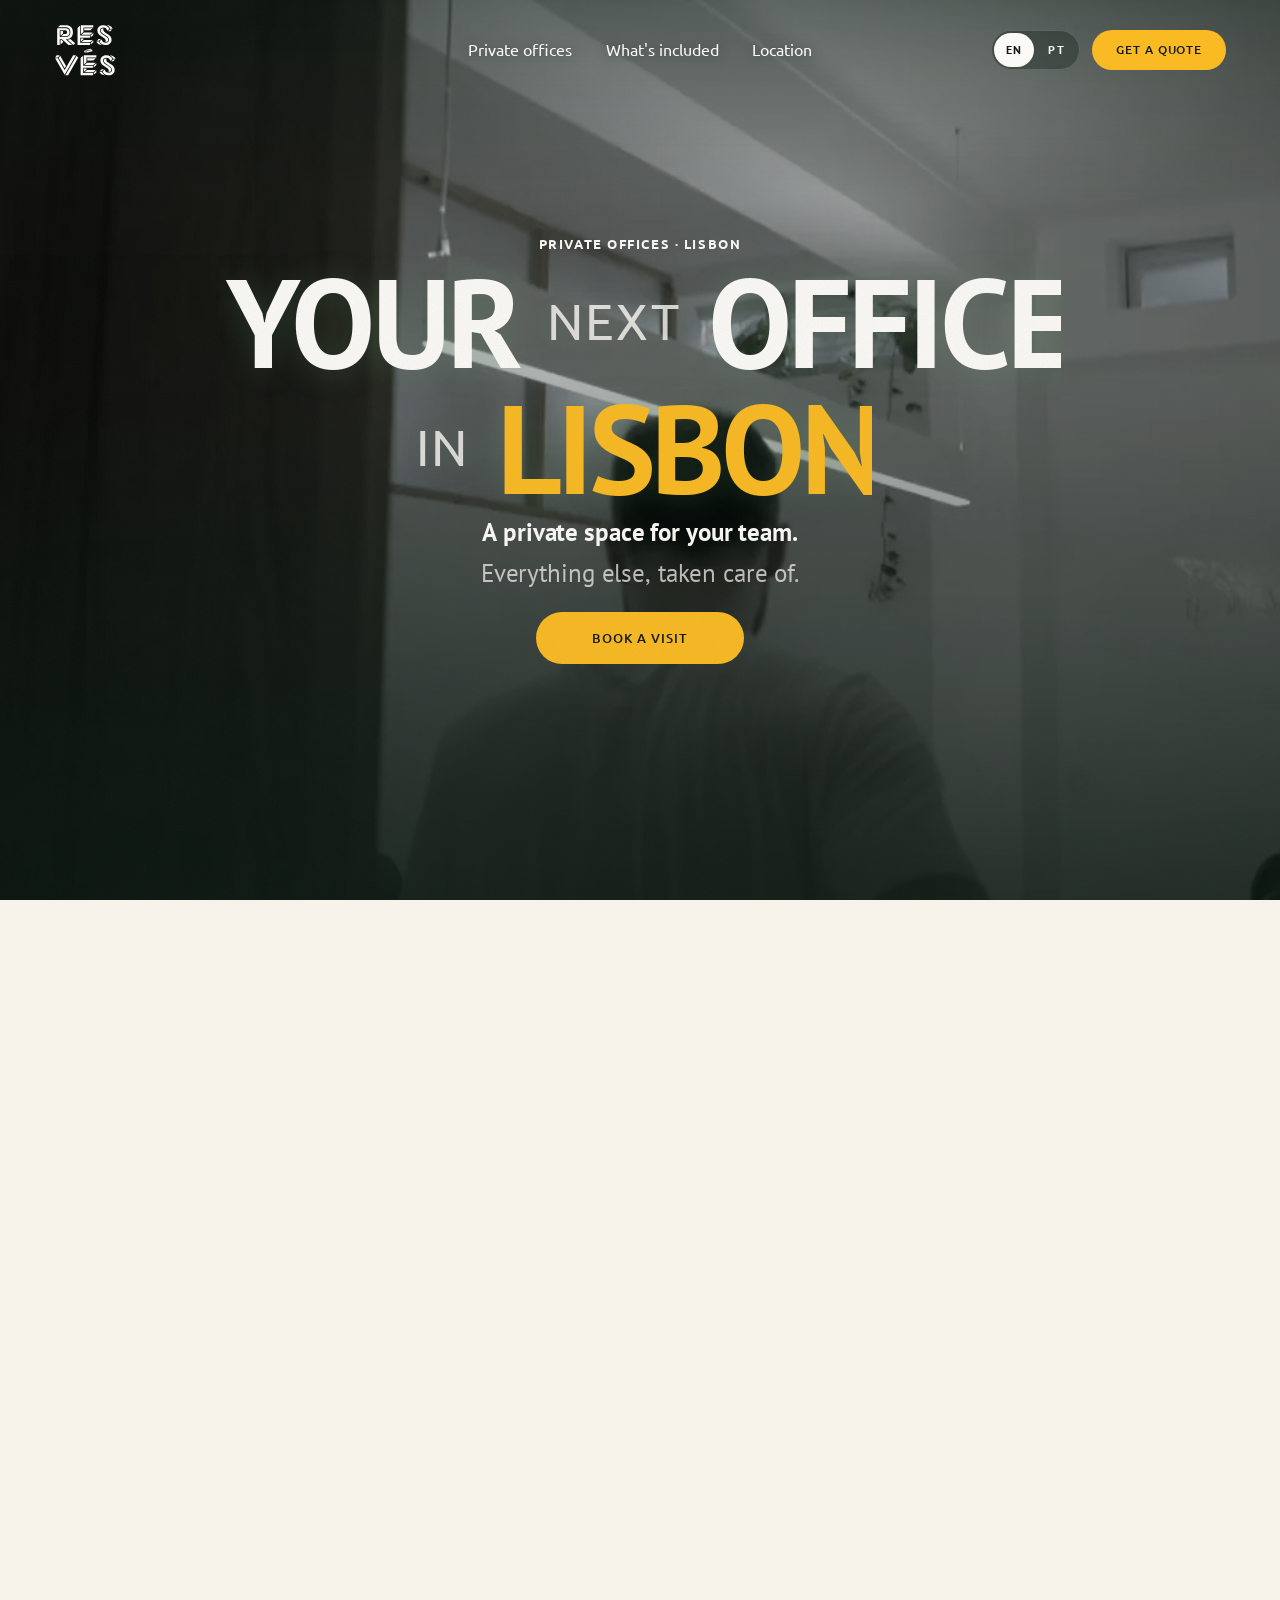
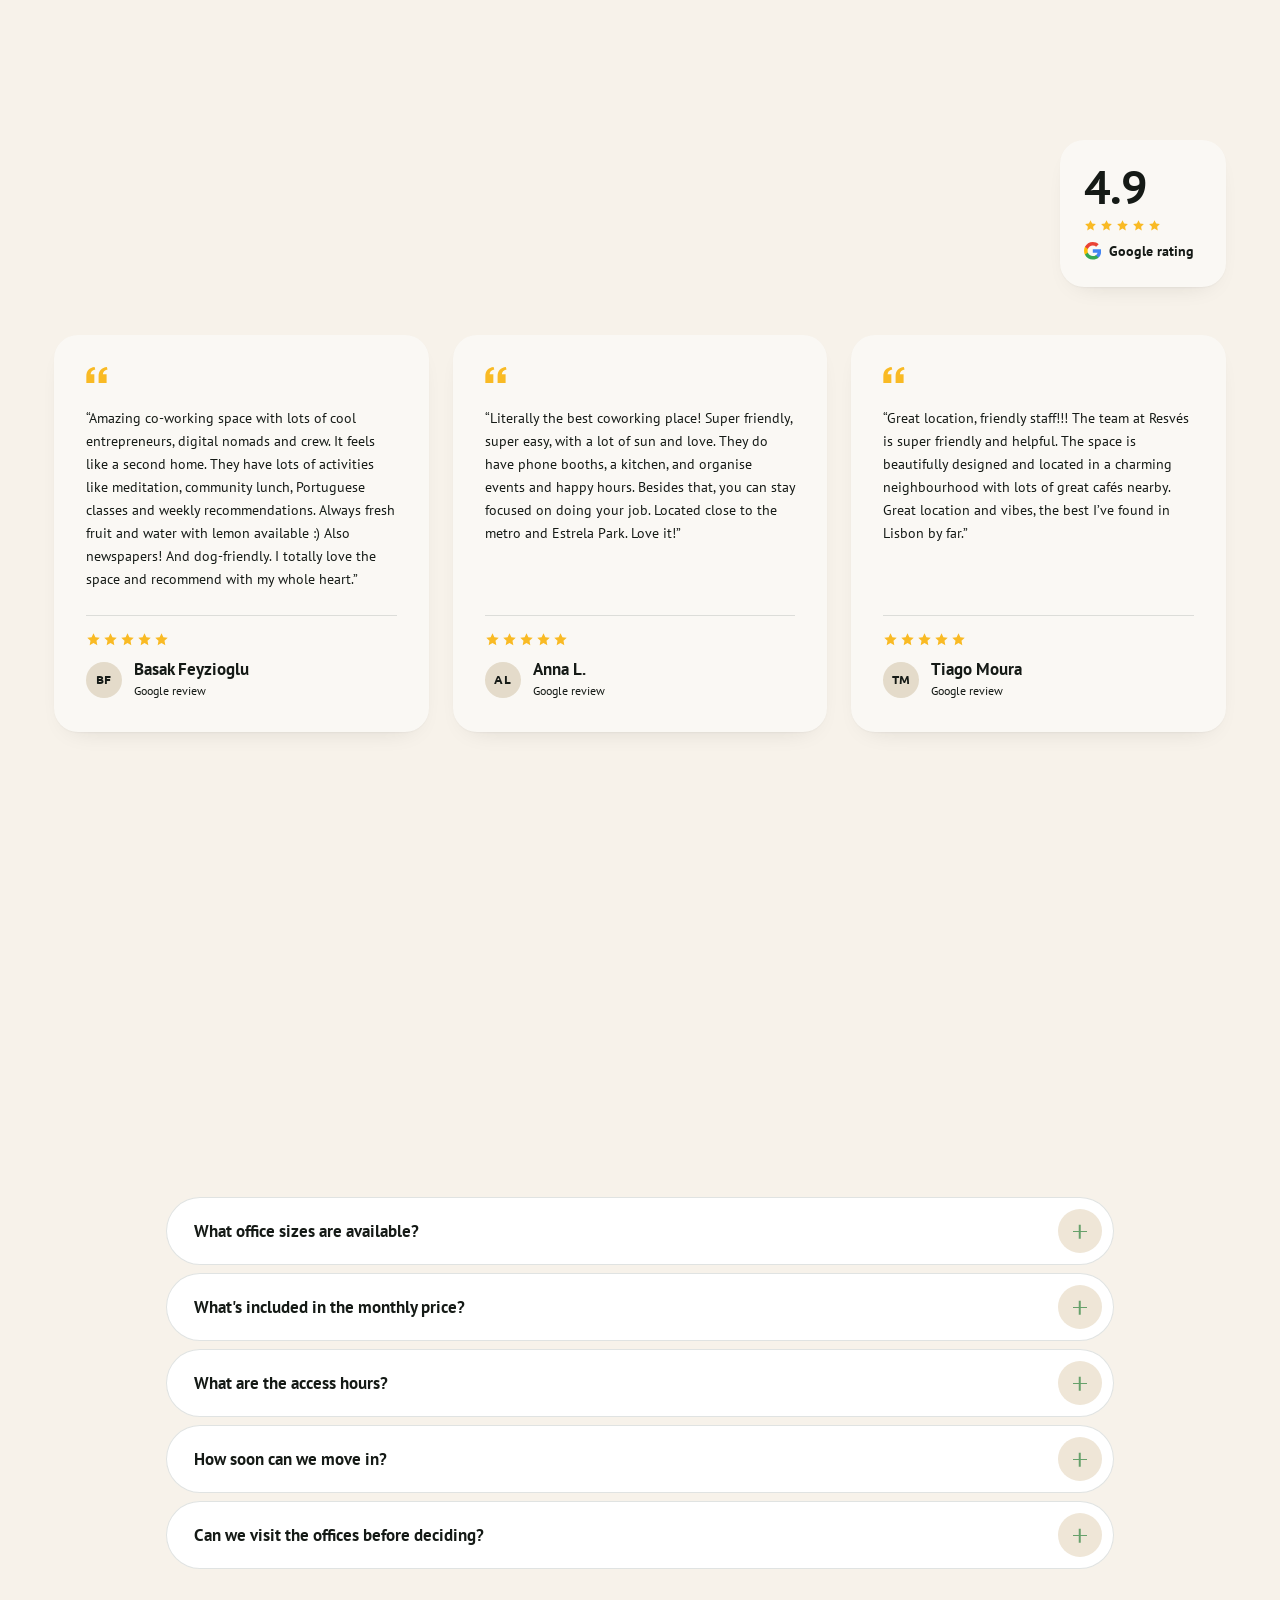
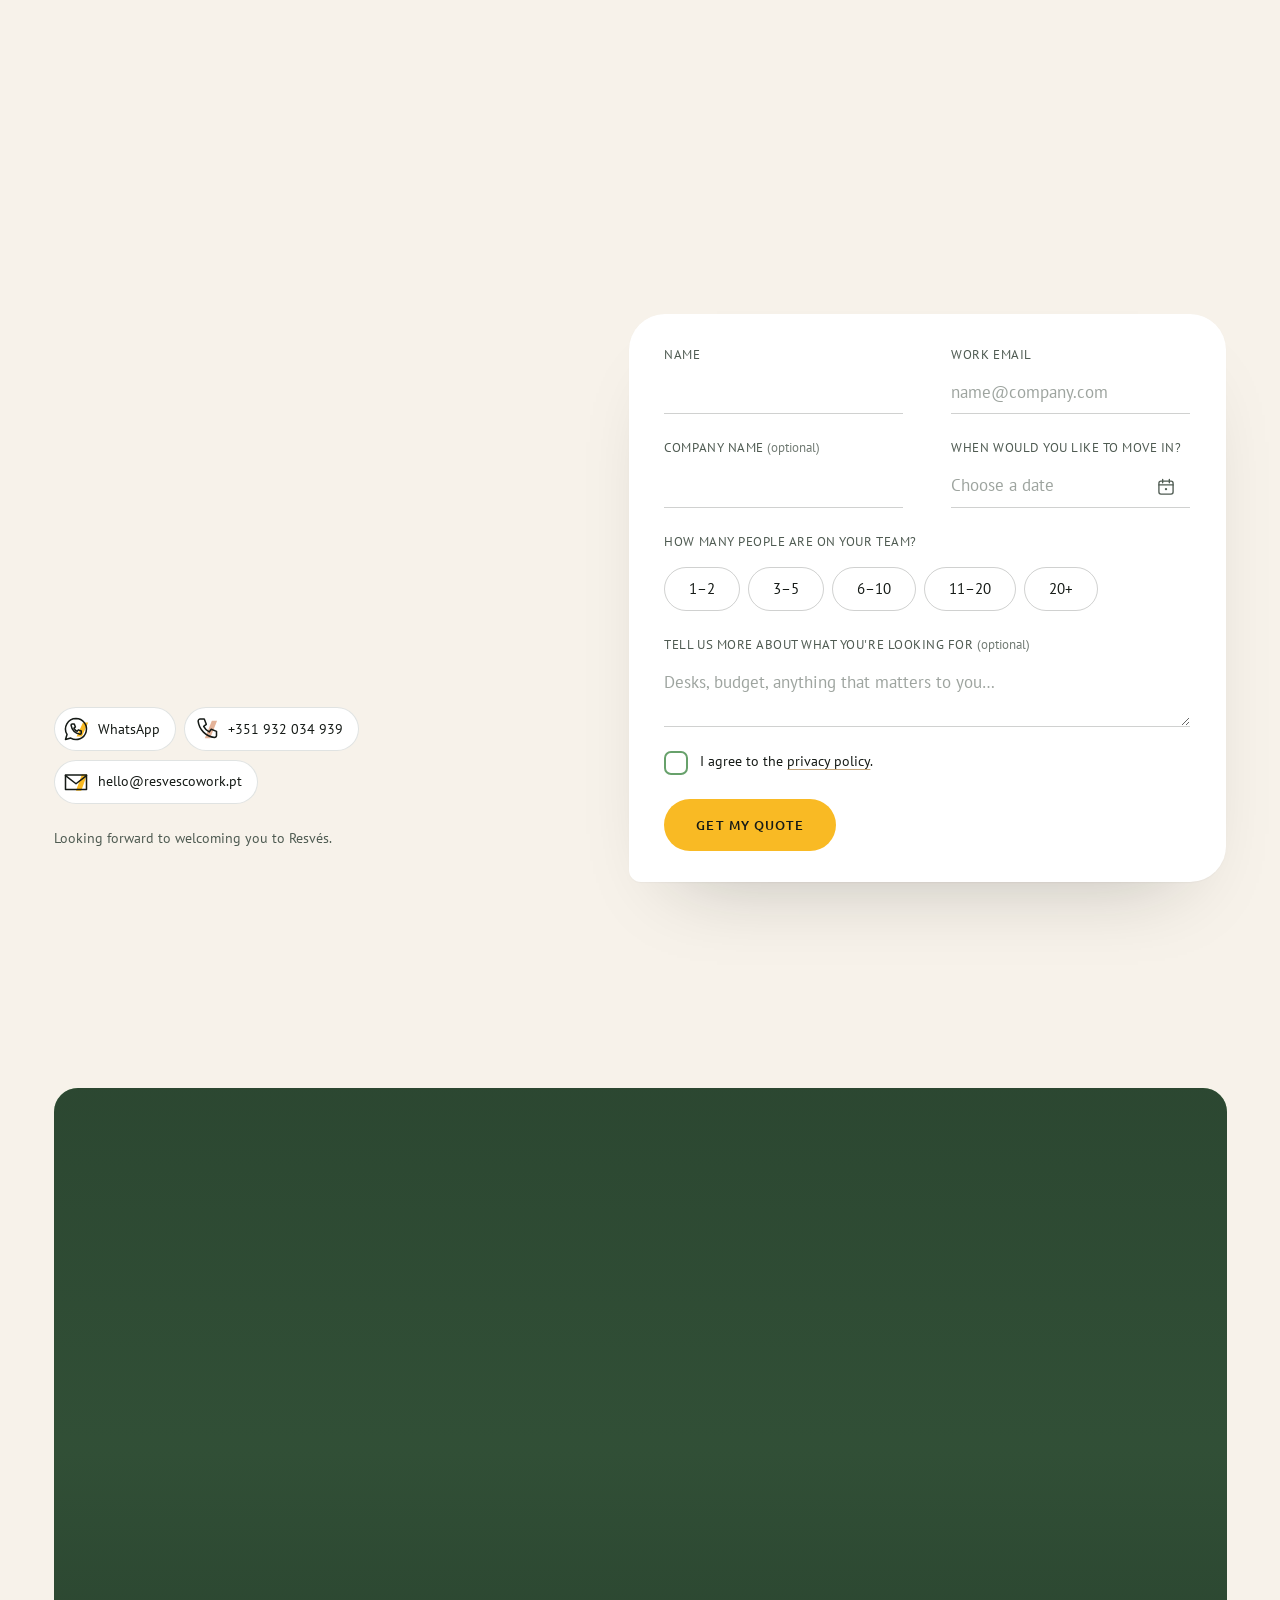
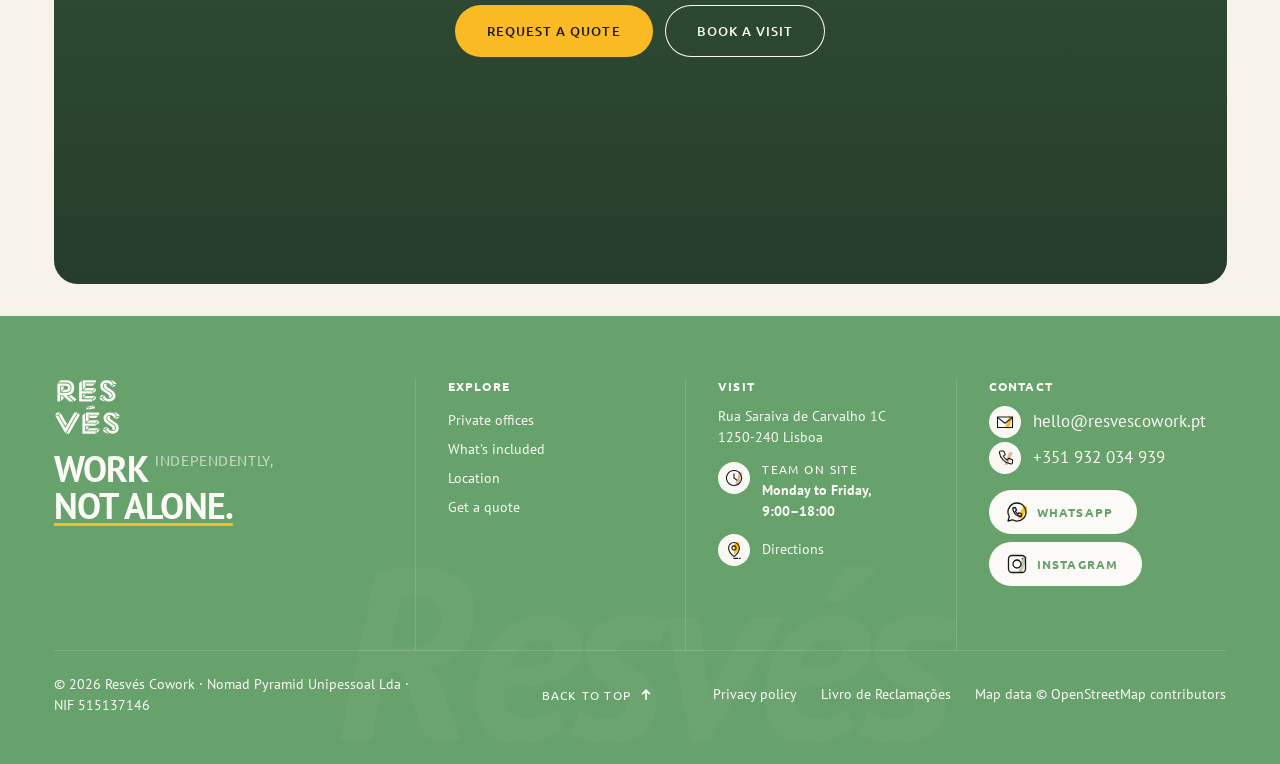
<file: private-offices/index.html>
<!doctype html>
<html lang="en">
<head>
<meta charset="utf-8">
<meta name="viewport" content="width=device-width, initial-scale=1, viewport-fit=cover">
<title>Private Offices in Lisbon, Campo de Ourique | Resvés Cowork</title>
<meta name="description" content="Fully equipped private offices in the heart of Lisbon, 5 minutes from Rato metro. From €1,100 / office / month + VAT, with 24/7 access. Get your quote.">
<link rel="icon" href="/img/favicon/favicon-32x32.png" sizes="32x32" type="image/png">
<link rel="icon" href="/img/favicon/favicon-192x192.png" sizes="192x192" type="image/png">
<link rel="apple-touch-icon" href="/img/favicon/favicon-180x180.png">
<link rel="canonical" href="https://resvescowork.pt/private-offices/">
<link rel="alternate" hreflang="en" href="https://resvescowork.pt/private-offices/">
<link rel="alternate" hreflang="pt-PT" href="https://resvescowork.pt/pt/escritorios-privados/">
<link rel="alternate" hreflang="x-default" href="https://resvescowork.pt/private-offices/">
<meta property="og:title" content="Your next office in Lisbon | Resvés Cowork">
<meta property="og:description" content="A private space for your team. Everything else, taken care of. From €1,100 / office / month + VAT.">
<meta property="og:locale" content="en_GB">
<meta property="og:locale:alternate" content="pt_PT">
<meta property="og:type" content="website">
<meta property="og:site_name" content="Resvés Cowork">
<meta property="og:url" content="https://resvescowork.pt/private-offices/">
<meta property="og:image" content="https://resvescowork.pt/img/og-private-offices.jpg">
<meta property="og:image:width" content="1200">
<meta property="og:image:height" content="630">
<meta property="og:image:alt" content="Private office at Resvés Cowork, Campo de Ourique, Lisbon">
<meta name="twitter:card" content="summary_large_image">
<meta name="robots" content="index, follow, max-image-preview:large">
<meta name="theme-color" content="#F8F3EF">
<link rel="preload" as="font" type="font/woff2" href="/fonts/ptsans-400-latin.woff2" crossorigin>
<link rel="preload" as="font" type="font/woff2" href="/fonts/ptsans-700-latin.woff2" crossorigin>
<style>@font-face{font-family: 'PT Sans';font-style: italic;font-weight: 400;font-display: swap;src: url(/fonts/ptsans-400i-latin-ext.woff2) format('woff2');unicode-range: U+0100-02BA,U+02BD-02C5,U+02C7-02CC,U+02CE-02D7,U+02DD-02FF,U+0304,U+0308,U+0329,U+1D00-1DBF,U+1E00-1E9F,U+1EF2-1EFF,U+2020,U+20A0-20AB,U+20AD-20C4,U+2113,U+2C60-2C7F,U+A720-A7FF}@font-face{font-family: 'PT Sans';font-style: italic;font-weight: 400;font-display: swap;src: url(/fonts/ptsans-400i-latin.woff2) format('woff2');unicode-range: U+0000-00FF,U+0131,U+0152-0153,U+02BB-02BC,U+02C6,U+02DA,U+02DC,U+0304,U+0308,U+0329,U+2000-206F,U+20AC,U+2122,U+2191,U+2193,U+2212,U+2215,U+FEFF,U+FFFD}@font-face{font-family: 'PT Sans';font-style: italic;font-weight: 700;font-display: swap;src: url(/fonts/ptsans-700i-latin-ext.woff2) format('woff2');unicode-range: U+0100-02BA,U+02BD-02C5,U+02C7-02CC,U+02CE-02D7,U+02DD-02FF,U+0304,U+0308,U+0329,U+1D00-1DBF,U+1E00-1E9F,U+1EF2-1EFF,U+2020,U+20A0-20AB,U+20AD-20C4,U+2113,U+2C60-2C7F,U+A720-A7FF}@font-face{font-family: 'PT Sans';font-style: italic;font-weight: 700;font-display: swap;src: url(/fonts/ptsans-700i-latin.woff2) format('woff2');unicode-range: U+0000-00FF,U+0131,U+0152-0153,U+02BB-02BC,U+02C6,U+02DA,U+02DC,U+0304,U+0308,U+0329,U+2000-206F,U+20AC,U+2122,U+2191,U+2193,U+2212,U+2215,U+FEFF,U+FFFD}@font-face{font-family: 'PT Sans';font-style: normal;font-weight: 400;font-display: swap;src: url(/fonts/ptsans-400-latin-ext.woff2) format('woff2');unicode-range: U+0100-02BA,U+02BD-02C5,U+02C7-02CC,U+02CE-02D7,U+02DD-02FF,U+0304,U+0308,U+0329,U+1D00-1DBF,U+1E00-1E9F,U+1EF2-1EFF,U+2020,U+20A0-20AB,U+20AD-20C4,U+2113,U+2C60-2C7F,U+A720-A7FF}@font-face{font-family: 'PT Sans';font-style: normal;font-weight: 400;font-display: swap;src: url(/fonts/ptsans-400-latin.woff2) format('woff2');unicode-range: U+0000-00FF,U+0131,U+0152-0153,U+02BB-02BC,U+02C6,U+02DA,U+02DC,U+0304,U+0308,U+0329,U+2000-206F,U+20AC,U+2122,U+2191,U+2193,U+2212,U+2215,U+FEFF,U+FFFD}@font-face{font-family: 'PT Sans';font-style: normal;font-weight: 700;font-display: swap;src: url(/fonts/ptsans-700-latin-ext.woff2) format('woff2');unicode-range: U+0100-02BA,U+02BD-02C5,U+02C7-02CC,U+02CE-02D7,U+02DD-02FF,U+0304,U+0308,U+0329,U+1D00-1DBF,U+1E00-1E9F,U+1EF2-1EFF,U+2020,U+20A0-20AB,U+20AD-20C4,U+2113,U+2C60-2C7F,U+A720-A7FF}@font-face{font-family: 'PT Sans';font-style: normal;font-weight: 700;font-display: swap;src: url(/fonts/ptsans-700-latin.woff2) format('woff2');unicode-range: U+0000-00FF,U+0131,U+0152-0153,U+02BB-02BC,U+02C6,U+02DA,U+02DC,U+0304,U+0308,U+0329,U+2000-206F,U+20AC,U+2122,U+2191,U+2193,U+2212,U+2215,U+FEFF,U+FFFD}@font-face{font-family: 'Ubuntu';font-style: normal;font-weight: 400;font-display: swap;src: url(/fonts/ubuntu-400-latin-ext.woff2) format('woff2');unicode-range: U+0100-02BA,U+02BD-02C5,U+02C7-02CC,U+02CE-02D7,U+02DD-02FF,U+0304,U+0308,U+0329,U+1D00-1DBF,U+1E00-1E9F,U+1EF2-1EFF,U+2020,U+20A0-20AB,U+20AD-20C4,U+2113,U+2C60-2C7F,U+A720-A7FF}@font-face{font-family: 'Ubuntu';font-style: normal;font-weight: 400;font-display: swap;src: url(/fonts/ubuntu-400-latin.woff2) format('woff2');unicode-range: U+0000-00FF,U+0131,U+0152-0153,U+02BB-02BC,U+02C6,U+02DA,U+02DC,U+0304,U+0308,U+0329,U+2000-206F,U+20AC,U+2122,U+2191,U+2193,U+2212,U+2215,U+FEFF,U+FFFD}@font-face{font-family: 'Ubuntu';font-style: normal;font-weight: 500;font-display: swap;src: url(/fonts/ubuntu-500-latin-ext.woff2) format('woff2');unicode-range: U+0100-02BA,U+02BD-02C5,U+02C7-02CC,U+02CE-02D7,U+02DD-02FF,U+0304,U+0308,U+0329,U+1D00-1DBF,U+1E00-1E9F,U+1EF2-1EFF,U+2020,U+20A0-20AB,U+20AD-20C4,U+2113,U+2C60-2C7F,U+A720-A7FF}@font-face{font-family: 'Ubuntu';font-style: normal;font-weight: 500;font-display: swap;src: url(/fonts/ubuntu-500-latin.woff2) format('woff2');unicode-range: U+0000-00FF,U+0131,U+0152-0153,U+02BB-02BC,U+02C6,U+02DA,U+02DC,U+0304,U+0308,U+0329,U+2000-206F,U+20AC,U+2122,U+2191,U+2193,U+2212,U+2215,U+FEFF,U+FFFD}@font-face{font-family: 'Ubuntu';font-style: normal;font-weight: 700;font-display: swap;src: url(/fonts/ubuntu-700-latin-ext.woff2) format('woff2');unicode-range: U+0100-02BA,U+02BD-02C5,U+02C7-02CC,U+02CE-02D7,U+02DD-02FF,U+0304,U+0308,U+0329,U+1D00-1DBF,U+1E00-1E9F,U+1EF2-1EFF,U+2020,U+20A0-20AB,U+20AD-20C4,U+2113,U+2C60-2C7F,U+A720-A7FF}@font-face{font-family: 'Ubuntu';font-style: normal;font-weight: 700;font-display: swap;src: url(/fonts/ubuntu-700-latin.woff2) format('woff2');unicode-range: U+0000-00FF,U+0131,U+0152-0153,U+02BB-02BC,U+02C6,U+02DA,U+02DC,U+0304,U+0308,U+0329,U+2000-206F,U+20AC,U+2122,U+2191,U+2193,U+2212,U+2215,U+FEFF,U+FFFD}</style>
<link rel="preload" as="image" href="/img/hero/hero-office-door.webp">
<link rel="stylesheet" href="/assets/app.202611241819.css">
<script type="application/ld+json">
{"@context": "https://schema.org", "@type": "LocalBusiness", "additionalType": "https://schema.org/CoworkingSpace", "@id": "https://resvescowork.pt/#business", "name": "Resvés Cowork", "url": "https://resvescowork.pt/", "inLanguage": "en-GB", "image": "https://resvescowork.pt/img/og-private-offices.jpg", "telephone": "+351932034939", "email": "hello@resvescowork.pt", "address": {"@type": "PostalAddress", "streetAddress": "Rua Saraiva de Carvalho 1C", "postalCode": "1250-240", "addressLocality": "Lisboa", "addressRegion": "Lisboa", "addressCountry": "PT"}, "geo": {"@type": "GeoCoordinates", "latitude": 38.71853, "longitude": -9.15784}, "openingHoursSpecification": [{"@type": "OpeningHoursSpecification", "dayOfWeek": ["Monday", "Tuesday", "Wednesday", "Thursday", "Friday"], "opens": "09:00", "closes": "18:00"}], "priceRange": "€1,100–€3,100 / month + VAT", "makesOffer": [{"@type": "Offer", "name": "Office 1", "priceSpecification": {"@type": "UnitPriceSpecification", "price": 1100, "priceCurrency": "EUR", "unitText": "MONTH", "valueAddedTaxIncluded": false}, "itemOffered": {"@type": "Service", "name": "Office 1", "description": "Private office, 17 m²"}}, {"@type": "Offer", "name": "Office 3", "priceSpecification": {"@type": "UnitPriceSpecification", "price": 1450, "priceCurrency": "EUR", "unitText": "MONTH", "valueAddedTaxIncluded": false}, "itemOffered": {"@type": "Service", "name": "Office 3", "description": "Private office, 25 m²"}}, {"@type": "Offer", "name": "Office 4", "priceSpecification": {"@type": "UnitPriceSpecification", "price": 1650, "priceCurrency": "EUR", "unitText": "MONTH", "valueAddedTaxIncluded": false}, "itemOffered": {"@type": "Service", "name": "Office 4", "description": "Private office"}}, {"@type": "Offer", "name": "Offices 3 + 4", "priceSpecification": {"@type": "UnitPriceSpecification", "price": 3100, "priceCurrency": "EUR", "unitText": "MONTH", "valueAddedTaxIncluded": false}, "itemOffered": {"@type": "Service", "name": "Offices 3 + 4", "description": "Private office, 70 m²"}}]}
</script>
<script type="application/ld+json">
{"@context": "https://schema.org", "@type": "BreadcrumbList", "itemListElement": [{"@type": "ListItem", "position": 1, "name": "Home", "item": "https://resvescowork.pt/"}, {"@type": "ListItem", "position": 2, "name": "Private offices", "item": "https://resvescowork.pt/private-offices/"}]}
</script>
<script type="application/ld+json">
{
  "@context": "https://schema.org",
  "@type": "FAQPage",
  "inLanguage": "en-GB",
  "mainEntity": [
    {"@type": "Question", "name": "What office sizes are available?", "acceptedAnswer": {"@type": "Answer", "text": "From 17 m² to 70 m², for teams of different sizes."}},
    {"@type": "Question", "name": "What are the access hours?", "acceptedAnswer": {"@type": "Answer", "text": "Your team has 24/7 access to the building."}},
    {"@type": "Question", "name": "How soon can we move in?", "acceptedAnswer": {"@type": "Answer", "text": "It depends on the office. Get in touch and we'll tell you what's available."}},
    {"@type": "Question", "name": "Can we visit the offices before deciding?", "acceptedAnswer": {"@type": "Answer", "text": "Absolutely! We'd be happy to show you around."}}
  ]
}
</script>
<script>
  /* Intro runs once per session (or with ?intro=1); never with reduced motion.
     Set before first paint so the page never flashes underneath. */
  (function () {
    try {
      var force = /[?&]intro=1/.test(location.search);
      var seen = sessionStorage.getItem('resves-intro');
      var reduce = matchMedia('(prefers-reduced-motion: reduce)').matches;
      /* motion system: hidden start states apply from the first paint; if landing.js never starts, show everything */
      if (!reduce) {
        document.documentElement.classList.add('m-js');
        setTimeout(function () { if (!document.documentElement.classList.contains('m-live')) document.documentElement.classList.remove('m-js'); }, 3500);
      }
      if (!reduce && (force || !seen)) {
        document.documentElement.classList.add('is-preloading');
        if ('scrollRestoration' in history) history.scrollRestoration = 'manual';
        /* the intro's motion engine, only when the intro plays (GSAP + MorphSVG, self-hosted next to the stylesheet) */
        var css = document.querySelector('link[rel="stylesheet"][href*="/assets/"]');
        var base = css ? css.href.replace(/[^\/]*$/, '') : '/assets/';
        ['gsap.min.js', 'MorphSVGPlugin.min.js'].forEach(function (f) {
          var el = document.createElement('script'); el.src = base + 'vendor/' + f; el.async = false; el.fetchPriority = 'high'; document.head.appendChild(el);
        });
      }
    } catch (e) {}
  })();
</script>
</head>
<body class="lp has-quote-bar"><svg class="bi-sprite" width="0" height="0" style="position:absolute" aria-hidden="true" focusable="false"><symbol id="bi-wa" viewBox="0 0 48 48"><path d="M25 37l11-24h9L34 37z" style="fill:var(--sun-500);stroke:none"/><g fill="none" stroke="currentColor" stroke-width="2.6" stroke-linecap="round" stroke-linejoin="round"><path d="M24 6a18 18 0 0 0-15.4 27.3L6 42l9-2.4A18 18 0 1 0 24 6z"/><path d="M17.5 15.5h3.5l2 5-2.5 2a12 12 0 0 0 5.5 5.5l2-2.5 5 2v3.5a2 2 0 0 1-2 2A19 19 0 0 1 15.5 17.5a2 2 0 0 1 2-2z"/></g></symbol><symbol id="bi-phone" viewBox="0 0 48 48"><path d="M22 40l12-30h9L31 40z" style="fill:var(--clay-300);stroke:none"/><g fill="none" stroke="currentColor" stroke-width="2.6" stroke-linecap="round" stroke-linejoin="round"><path d="M14 7h7l3.5 9-4.5 3.5a21 21 0 0 0 9.5 9.5L33 24.5l9 3.5v7a3.5 3.5 0 0 1-3.5 3.5A32 32 0 0 1 10.5 10.5 3.5 3.5 0 0 1 14 7z"/></g></symbol><symbol id="bi-mail" viewBox="0 0 48 48"><path d="M24 39l10-28h9L33 39z" style="fill:var(--sun-500);stroke:none"/><g fill="none" stroke="currentColor" stroke-width="2.6" stroke-linecap="round" stroke-linejoin="round"><path d="M6 12h36v25H6z"/><path d="M6 13l18 14 18-14"/></g></symbol><symbol id="bi-pin" viewBox="0 0 48 48"><path d="M24 34V9l12-5v20z" style="fill:var(--sun-500);stroke:none"/><g fill="none" stroke="currentColor" stroke-width="2.6" stroke-linecap="round" stroke-linejoin="round"><path d="M24 40S11 29 11 19a13 13 0 0 1 26 0c0 10-13 21-13 21z"/><path d="M24 14a5 5 0 1 0 .01 0"/><path d="M24 44h9M37 44h2"/></g></symbol><symbol id="bi-clock" viewBox="0 0 48 48"><path d="M27 41l9-31h8L35 41z" style="fill:var(--clay-300);stroke:none"/><g fill="none" stroke="currentColor" stroke-width="2.6" stroke-linecap="round" stroke-linejoin="round"><path d="M24 6a18 18 0 1 0 .01 0"/><path d="M24 14v10l7 5"/></g></symbol><symbol id="bi-ig" viewBox="0 0 48 48"><path d="M26 41l10-32h8L34 41z" style="fill:var(--sage-300);stroke:none"/><g fill="none" stroke="currentColor" stroke-width="2.6" stroke-linecap="round" stroke-linejoin="round"><path d="M14 7h20a7 7 0 0 1 7 7v20a7 7 0 0 1-7 7H14a7 7 0 0 1-7-7V14a7 7 0 0 1 7-7z"/><path d="M24 16a8 8 0 1 0 .01 0"/><path d="M34.5 13.5h.01"/></g></symbol></svg>
<div class="preloader" aria-hidden="true">
  <!-- preloader:start (tools/make_preloader.py) -->
  <div class="preloader__mark" translate="no">
    <svg class="pl-word" viewBox="0 0 490.9 410.6" overflow="visible">
      <defs><clipPath id="pl-row1"><rect x="-20" y="-40" width="540" height="212"/></clipPath><clipPath id="pl-row2"><rect x="-20" y="236" width="540" height="174"/></clipPath></defs>
      <g clip-path="url(#pl-row1)"><path class="pl-l" data-pl-l="0" d="M142.8,164.9h-29.6l-51-46H45v46H24.9V32.3H88c22.9,0,34.3,12.7,34.3,31.7c0,20.1-11.4,31.7-32.4,31.7H55.6 L75,78.5h11.9c10.2,0,15.6-6.3,15.6-14.7c0-9.1-6.7-14.3-15.8-14.3H45v52h45.4c24.4,0,37.8-14.9,37.8-37.6 c0-23.1-14-37.6-39.7-37.6H29.7L49.1,9.2h44.1c32.8,0,55.1,20.5,55.1,54.9c0,34.6-21.6,54.9-54,54.9h-2.6L142.8,164.9z M50.8,55.4 h20.1V74L50.8,92.1V55.4z M50.8,124.7h8.4l11.7,10.6v8l-20.1,17.9C50.8,161.2,50.8,124.7,50.8,124.7z M106.3,123.8 c6.9-0.9,14.9-3.5,21.4-7.3l38,34.3L151.3,164L106.3,123.8z"/><path class="pl-e" id="pl-e1" d="M204.4,89.9h77.3v17.3h-77.3v40.4h77.3v17.3h-97.4V30.7l20.1-17.9L204.4,89.9L204.4,89.9z M230.3,62.5 l-20.1,17.9V9.2h97.4v17.3h-77.3V62.5z M210.2,113h20.1v6.9L210.2,138V113z M234.4,66.8h68.2l-19,17.3H215L234.4,66.8z M234.4,124.5h68.5l-19.2,17.3h-68.5L234.4,124.5z M236.1,32.3h66.5l-19.2,17.3h-47.3L236.1,32.3L236.1,32.3z M287.5,103.7V88.4 l20.1-17.9v14.9L287.5,103.7z M287.5,161.2v-15.1l20.1-17.9v15.1L287.5,161.2z"/><path class="pl-l" data-pl-l="1" d="M351,137c4.5,11.4,13.4,22.2,27,28.3c-18.6-0.2-39.3-10.4-46.9-28.3H351z M349.7,118h16.8l-14.7,13.2H335 L349.7,118z M390.6,108.7l-28.1-18.8c-12.5-8.2-23.1-20.5-23.1-39.3c0-27,23.3-41.5,46.4-41.5c25.7,0,42.1,13.8,47.7,29.8 l-16.2,14.3c-4.1-15.8-15.3-25.5-32.2-25.5c-14.5,0-25.7,8.9-25.7,23.1c0,11.9,7.6,20.9,19.4,28.9l27,17.7 c11.4,7.6,19,14.7,19,25.7s-8.6,17.3-19.9,17.3h-2.4c1.3-2.6,2.2-5.8,2.2-9.7C404.8,121.2,399.8,114.8,390.6,108.7z M430.7,123.2 c0-11.9-7.6-21.2-19.7-29.2l-27.4-17.9c-10.8-7.1-18.4-14.3-18.4-25.3s8.6-17.3,19.9-17.3c0.6,0,1.5,0,2.2,0.2 c-1.3,2.6-1.9,5.6-1.9,9.5c0,9.5,5,16,14.9,22.5l27.2,18.1c13.2,8.9,23.3,20.7,23.3,39.5c0,24.8-19,41.5-46.4,41.5 c-25.9,0-42.1-13.8-47.7-29.8l16.2-14.5c3.9,16,15.1,25.7,32.2,25.7C419.5,146.3,430.7,137.4,430.7,123.2z M439.2,37 c-4.8-11.4-13.6-22-27-28.3C430.5,8.9,451.5,19.3,459,37H439.2z M440.5,56h-16.8l14.7-13.2h16.8L440.5,56z"/></g>
      <g clip-path="url(#pl-row2)"><path class="pl-l" data-pl-l="2" d="M83.7,359.2l66-114.2h21.8L83.4,397.2L8.7,268.1h22L83.7,359.2z M8.9,262.3L20.8,245h22.9l-11.9,17.3H8.9z M48.5,248.7l46,79.5L83.7,347l-47.1-81L48.5,248.7z M88.6,400.7l88.5-152.9l12.1,17.3l-78.6,135.6H88.6z"/><path class="pl-e" id="pl-e2" d="M228.4,325.8L305.7,325.8L305.7,343L228.4,343L228.4,383.4L305.7,383.4L305.7,400.7L208.3,400.7L208.3,266.6L228.4,248.7ZM234.2,348.9L254.3,348.9L254.3,355.8L234.2,373.9ZM258.4,302.7L326.6,302.7L307.6,319.9L238.9,319.9ZM258.4,360.3L326.8,360.3L307.6,377.6L239.2,377.6ZM260.1,268.1L326.6,268.1L307.4,285.4L260.1,285.4ZM311.5,339.6L311.5,324.2L331.6,306.3L331.6,321.2ZM311.5,397L311.5,381.9L331.6,364L331.6,379.1ZM254.1,298.5L234,316.4L234,245.1L331.4,245.1L331.4,262.4L254.1,262.4Z"/><path class="pl-l" data-pl-l="3" d="M375,372.8c4.5,11.4,13.4,22.2,27,28.3c-18.6-0.2-39.3-10.4-46.9-28.3H375z M373.7,353.8h16.8L375.9,367H359 L373.7,353.8z M414.5,344.5l-28.1-18.8c-12.5-8.2-23.1-20.5-23.1-39.3c0-27,23.3-41.5,46.4-41.5c25.7,0,42.1,13.8,47.7,29.8 L441.3,289c-4.1-15.8-15.3-25.5-32.2-25.5c-14.5,0-25.7,8.9-25.7,23.1c0,11.9,7.6,20.9,19.4,28.9l27,17.7c11.4,7.6,19,14.7,19,25.7 s-8.6,17.3-19.9,17.3h-2.4c1.3-2.6,2.2-5.8,2.2-9.7C428.8,357.1,423.8,350.6,414.5,344.5z M454.7,359c0-11.9-7.6-21.2-19.7-29.2 l-27.4-17.9c-10.8-7.1-18.4-14.3-18.4-25.3s8.6-17.3,19.9-17.3c0.6,0,1.5,0,2.2,0.2c-1.3,2.6-1.9,5.6-1.9,9.5c0,9.5,5,16,14.9,22.5 l27.2,18.1c13.2,8.9,23.3,20.7,23.3,39.5c0,24.8-19,41.5-46.4,41.5c-25.9,0-42.1-13.8-47.7-29.8l16.2-14.5 c3.9,16,15.1,25.7,32.2,25.7C443.5,382.1,454.7,373.3,454.7,359z M463.1,272.8c-4.8-11.4-13.6-22-27-28.3 c18.4,0.2,39.3,10.6,46.9,28.3H463.1z M464.4,291.9h-16.8l14.7-13.2h16.8L464.4,291.9z"/></g>
      <path class="pl-accent" d="M236.9,208.2L248.5,212.4L248.4,224.5L236.9,220.3ZM250.6,209.3L239.7,205L286,194.5L298.1,198.6ZM253.3,212.3L300.4,201.9L300.4,214L253.3,224.4Z"/>
    </svg>
    <div class="pl-obj pl-obj--cup" style="left:37.482%;top:2.192%;width:25.056%;height:38.237%"><svg viewBox="184 9 123 157" overflow="visible"><path d="M196,62H276V112Q276,146 242,146H230Q196,146 196,112ZM276,74H286Q304,74 304,95Q304,116 286,116H276V104H285Q292,104 292,95Q292,86 285,86H276ZM186,152H304Q306,152 306,154V158Q306,162 302,162H188Q184,162 184,158V154Q184,152 186,152ZM222,50C214,40 230,32 222,20L228,17C238,31 222,39 230,48ZM246,50C238,40 254,32 246,20L252,17C262,31 246,39 254,48Z" data-pl-obj data-to="#pl-e1"/></svg></div>
    <div class="pl-obj pl-obj--chair" style="left:42.371%;top:59.669%;width:25.056%;height:38.237%"><svg viewBox="208 245 123 157" overflow="visible"><path d="M246,247H292Q306,247 306,261V303Q306,317 292,317H246Q232,317 232,303V261Q232,247 246,247ZM263,317H273V324H263ZM228,324H308Q316,324 316,332Q316,340 308,340H228Q220,340 220,332Q220,324 228,324ZM214,312H222V332H214ZM314,312H322V332H314ZM264,340H272V372H264ZM226,372H310Q314,372 314,376Q314,380 310,380H226Q222,380 222,376Q222,372 226,372ZM222,392a8,8 0 1,0 16,0a8,8 0 1,0 -16,0ZM260,392a8,8 0 1,0 16,0a8,8 0 1,0 -16,0ZM298,392a8,8 0 1,0 16,0a8,8 0 1,0 -16,0Z" data-pl-obj data-to="#pl-e2"/></svg></div>
  </div>
  <!-- preloader:end -->
  <div class="preloader__frame"><img class="preloader__still preloader__still--arch" data-src="/img/lounge-window-plants-1600.webp" data-srcset="/img/lounge-window-plants-800.webp 800w, /img/lounge-window-plants-1600.webp 1600w" sizes="(max-width: 599px) 62vw, 30vw" width="1600" height="1067" alt="" decoding="async"><script>(function(i){if(document.documentElement.classList.contains("is-preloading")&&i){if(i.dataset.srcset)i.srcset=i.dataset.srcset;i.src=i.dataset.src;i.fetchPriority="high"}})(document.currentScript.previousElementSibling)</script></div>
  <span class="preloader__ring"></span>
</div>
<svg width="0" height="0" style="position:absolute" aria-hidden="true" focusable="false">
  <symbol id="logo" viewBox="0 0 490.9 410.6"><path d="M142.8,164.9h-29.6l-51-46H45v46H24.9V32.3H88c22.9,0,34.3,12.7,34.3,31.7c0,20.1-11.4,31.7-32.4,31.7H55.6 L75,78.5h11.9c10.2,0,15.6-6.3,15.6-14.7c0-9.1-6.7-14.3-15.8-14.3H45v52h45.4c24.4,0,37.8-14.9,37.8-37.6 c0-23.1-14-37.6-39.7-37.6H29.7L49.1,9.2h44.1c32.8,0,55.1,20.5,55.1,54.9c0,34.6-21.6,54.9-54,54.9h-2.6L142.8,164.9z M50.8,55.4 h20.1V74L50.8,92.1V55.4z M50.8,124.7h8.4l11.7,10.6v8l-20.1,17.9C50.8,161.2,50.8,124.7,50.8,124.7z M106.3,123.8 c6.9-0.9,14.9-3.5,21.4-7.3l38,34.3L151.3,164L106.3,123.8z"/><path d="M204.4,89.9h77.3v17.3h-77.3v40.4h77.3v17.3h-97.4V30.7l20.1-17.9L204.4,89.9L204.4,89.9z M230.3,62.5 l-20.1,17.9V9.2h97.4v17.3h-77.3V62.5z M210.2,113h20.1v6.9L210.2,138V113z M234.4,66.8h68.2l-19,17.3H215L234.4,66.8z M234.4,124.5h68.5l-19.2,17.3h-68.5L234.4,124.5z M236.1,32.3h66.5l-19.2,17.3h-47.3L236.1,32.3L236.1,32.3z M287.5,103.7V88.4 l20.1-17.9v14.9L287.5,103.7z M287.5,161.2v-15.1l20.1-17.9v15.1L287.5,161.2z"/><path d="M351,137c4.5,11.4,13.4,22.2,27,28.3c-18.6-0.2-39.3-10.4-46.9-28.3H351z M349.7,118h16.8l-14.7,13.2H335 L349.7,118z M390.6,108.7l-28.1-18.8c-12.5-8.2-23.1-20.5-23.1-39.3c0-27,23.3-41.5,46.4-41.5c25.7,0,42.1,13.8,47.7,29.8 l-16.2,14.3c-4.1-15.8-15.3-25.5-32.2-25.5c-14.5,0-25.7,8.9-25.7,23.1c0,11.9,7.6,20.9,19.4,28.9l27,17.7 c11.4,7.6,19,14.7,19,25.7s-8.6,17.3-19.9,17.3h-2.4c1.3-2.6,2.2-5.8,2.2-9.7C404.8,121.2,399.8,114.8,390.6,108.7z M430.7,123.2 c0-11.9-7.6-21.2-19.7-29.2l-27.4-17.9c-10.8-7.1-18.4-14.3-18.4-25.3s8.6-17.3,19.9-17.3c0.6,0,1.5,0,2.2,0.2 c-1.3,2.6-1.9,5.6-1.9,9.5c0,9.5,5,16,14.9,22.5l27.2,18.1c13.2,8.9,23.3,20.7,23.3,39.5c0,24.8-19,41.5-46.4,41.5 c-25.9,0-42.1-13.8-47.7-29.8l16.2-14.5c3.9,16,15.1,25.7,32.2,25.7C419.5,146.3,430.7,137.4,430.7,123.2z M439.2,37 c-4.8-11.4-13.6-22-27-28.3C430.5,8.9,451.5,19.3,459,37H439.2z M440.5,56h-16.8l14.7-13.2h16.8L440.5,56z"/><path d="M83.7,359.2l66-114.2h21.8L83.4,397.2L8.7,268.1h22L83.7,359.2z M8.9,262.3L20.8,245h22.9l-11.9,17.3H8.9z M48.5,248.7l46,79.5L83.7,347l-47.1-81L48.5,248.7z M88.6,400.7l88.5-152.9l12.1,17.3l-78.6,135.6H88.6z"/><polygon points="228.4,325.8 305.7,325.8 305.7,343 228.4,343 228.4,383.4 305.7,383.4 305.7,400.7 208.3,400.7 208.3,266.6 228.4,248.7 "/><polygon points="234.2,348.9 254.3,348.9 254.3,355.8 234.2,373.9 "/><polygon points="258.4,302.7 326.6,302.7 307.6,319.9 238.9,319.9 "/><polygon points="258.4,360.3 326.8,360.3 307.6,377.6 239.2,377.6 "/><polygon points="260.1,268.1 326.6,268.1 307.4,285.4 260.1,285.4 "/><polygon points="311.5,339.6 311.5,324.2 331.6,306.3 331.6,321.2 "/><polygon points="311.5,397 311.5,381.9 331.6,364 331.6,379.1 "/><path d="M375,372.8c4.5,11.4,13.4,22.2,27,28.3c-18.6-0.2-39.3-10.4-46.9-28.3H375z M373.7,353.8h16.8L375.9,367H359 L373.7,353.8z M414.5,344.5l-28.1-18.8c-12.5-8.2-23.1-20.5-23.1-39.3c0-27,23.3-41.5,46.4-41.5c25.7,0,42.1,13.8,47.7,29.8 L441.3,289c-4.1-15.8-15.3-25.5-32.2-25.5c-14.5,0-25.7,8.9-25.7,23.1c0,11.9,7.6,20.9,19.4,28.9l27,17.7c11.4,7.6,19,14.7,19,25.7 s-8.6,17.3-19.9,17.3h-2.4c1.3-2.6,2.2-5.8,2.2-9.7C428.8,357.1,423.8,350.6,414.5,344.5z M454.7,359c0-11.9-7.6-21.2-19.7-29.2 l-27.4-17.9c-10.8-7.1-18.4-14.3-18.4-25.3s8.6-17.3,19.9-17.3c0.6,0,1.5,0,2.2,0.2c-1.3,2.6-1.9,5.6-1.9,9.5c0,9.5,5,16,14.9,22.5 l27.2,18.1c13.2,8.9,23.3,20.7,23.3,39.5c0,24.8-19,41.5-46.4,41.5c-25.9,0-42.1-13.8-47.7-29.8l16.2-14.5 c3.9,16,15.1,25.7,32.2,25.7C443.5,382.1,454.7,373.3,454.7,359z M463.1,272.8c-4.8-11.4-13.6-22-27-28.3 c18.4,0.2,39.3,10.6,46.9,28.3H463.1z M464.4,291.9h-16.8l14.7-13.2h16.8L464.4,291.9z"/><polygon points="254.1,298.5 234,316.4 234,245.1 331.4,245.1 331.4,262.4 254.1,262.4 "/><polygon points="236.9,208.2 248.5,212.4 248.4,224.5 236.9,220.3 "/><polygon points="250.6,209.3 239.7,205 286,194.5 298.1,198.6 "/><polygon points="253.3,212.3 300.4,201.9 300.4,214 253.3,224.4 "/></symbol>
  <symbol style="stroke-width:var(--icon-stroke)" id="b-desk" viewBox="0 0 24 24" fill="none" stroke="currentColor" stroke-linecap="round" stroke-linejoin="round"><path vector-effect="non-scaling-stroke" d="M3 11h18M5 11v9M19 11v9"/><rect vector-effect="non-scaling-stroke" x="8" y="3" width="8" height="5" rx="1"/><path vector-effect="non-scaling-stroke" d="M12 8v3"/></symbol>
  <symbol style="stroke-width:var(--icon-stroke)" id="b-layout" viewBox="0 0 24 24" fill="none" stroke="currentColor" stroke-linecap="round" stroke-linejoin="round"><rect vector-effect="non-scaling-stroke" x="3" y="3" width="8" height="8" rx="1.5"/><rect vector-effect="non-scaling-stroke" x="13" y="3" width="8" height="5" rx="1.5"/><rect vector-effect="non-scaling-stroke" x="13" y="10" width="8" height="11" rx="1.5"/><rect vector-effect="non-scaling-stroke" x="3" y="13" width="8" height="8" rx="1.5"/></symbol>
  <symbol style="stroke-width:var(--icon-stroke)" id="b-wifi" viewBox="0 0 24 24" fill="none" stroke="currentColor" stroke-linecap="round" stroke-linejoin="round"><path vector-effect="non-scaling-stroke" d="M2.5 9a14 14 0 0 1 19 0M5.5 12.5a9.5 9.5 0 0 1 13 0M9 16a4.5 4.5 0 0 1 6 0"/><circle vector-effect="non-scaling-stroke" cx="12" cy="19.5" r="1" fill="currentColor"/></symbol>
  <symbol style="stroke-width:var(--icon-stroke)" id="b-bolt" viewBox="0 0 24 24" fill="none" stroke="currentColor" stroke-linecap="round" stroke-linejoin="round"><path vector-effect="non-scaling-stroke" d="M13 2 4.5 13.5H11L10 22l8.5-11.5H12z"/></symbol>
  <symbol style="stroke-width:var(--icon-stroke)" id="b-clean" viewBox="0 0 24 24" fill="none" stroke="currentColor" stroke-linecap="round" stroke-linejoin="round"><path vector-effect="non-scaling-stroke" d="M11 3l1.7 4.6L17.3 9.3l-4.6 1.7L11 15.6 9.3 11 4.7 9.3 9.3 7.6z"/><path vector-effect="non-scaling-stroke" d="M18.5 14.5l.8 2.2 2.2.8-2.2.8-.8 2.2-.8-2.2-2.2-.8 2.2-.8z"/></symbol>
  <symbol style="stroke-width:var(--icon-stroke)" id="b-clock" viewBox="0 0 24 24" fill="none" stroke="currentColor" stroke-linecap="round" stroke-linejoin="round"><circle vector-effect="non-scaling-stroke" cx="12" cy="12" r="9"/><path vector-effect="non-scaling-stroke" d="M12 7v5l3.2 2"/></symbol>
  <symbol style="stroke-width:var(--icon-stroke)" id="b-coffee" viewBox="0 0 24 24" fill="none" stroke="currentColor" stroke-linecap="round" stroke-linejoin="round"><path vector-effect="non-scaling-stroke" d="M4 9h12.5v4.5a5.5 5.5 0 0 1-5.5 5.5h-1.5A5.5 5.5 0 0 1 4 13.5z"/><path vector-effect="non-scaling-stroke" d="M16.5 10.5h1.2a2.5 2.5 0 0 1 0 5h-1.6"/><path vector-effect="non-scaling-stroke" d="M8 3v3M12 3v3"/></symbol>
  <symbol style="stroke-width:var(--icon-stroke)" id="b-users" viewBox="0 0 24 24" fill="none" stroke="currentColor" stroke-linecap="round" stroke-linejoin="round"><circle vector-effect="non-scaling-stroke" cx="9" cy="8" r="3.5"/><path vector-effect="non-scaling-stroke" d="M2.5 20a6.5 6.5 0 0 1 13 0"/><path vector-effect="non-scaling-stroke" d="M15.5 4.6a3.5 3.5 0 0 1 0 6.8M18 14.2A6.5 6.5 0 0 1 21.5 20"/></symbol>
  <symbol style="stroke-width:var(--icon-stroke)" id="b-phone" viewBox="0 0 24 24" fill="none" stroke="currentColor" stroke-linecap="round" stroke-linejoin="round"><path vector-effect="non-scaling-stroke" d="M5.5 3h3.2l1.8 4.6-2.3 1.4a11 11 0 0 0 6.8 6.8l1.4-2.3 4.6 1.8v3.2a2 2 0 0 1-2.2 2A16.5 16.5 0 0 1 3.5 5.2 2 2 0 0 1 5.5 3z"/></symbol>
  <symbol style="stroke-width:var(--icon-stroke)" id="b-print" viewBox="0 0 24 24" fill="none" stroke="currentColor" stroke-linecap="round" stroke-linejoin="round"><path vector-effect="non-scaling-stroke" d="M7 8.5V3h10v5.5"/><rect vector-effect="non-scaling-stroke" x="3" y="8.5" width="18" height="8.5" rx="2"/><path vector-effect="non-scaling-stroke" d="M7 14h10v7H7z"/></symbol>
  <symbol style="stroke-width:var(--icon-stroke)" id="b-support" viewBox="0 0 24 24" fill="none" stroke="currentColor" stroke-linecap="round" stroke-linejoin="round"><path vector-effect="non-scaling-stroke" d="M4 14v-2a8 8 0 0 1 16 0v2"/><rect vector-effect="non-scaling-stroke" x="3" y="13.5" width="4" height="6" rx="1.5"/><rect vector-effect="non-scaling-stroke" x="17" y="13.5" width="4" height="6" rx="1.5"/><path vector-effect="non-scaling-stroke" d="M19 19.5a3 3 0 0 1-3 2.5h-3"/></symbol>
  <symbol style="stroke-width:var(--icon-stroke)" id="b-mail" viewBox="0 0 24 24" fill="none" stroke="currentColor" stroke-linecap="round" stroke-linejoin="round"><rect vector-effect="non-scaling-stroke" x="3" y="5" width="18" height="14" rx="2"/><path vector-effect="non-scaling-stroke" d="m3.5 7 8.5 6 8.5-6"/></symbol>
  <symbol style="stroke-width:var(--icon-stroke)" id="b-calendar" viewBox="0 0 24 24" fill="none" stroke="currentColor" stroke-linecap="round" stroke-linejoin="round"><rect vector-effect="non-scaling-stroke" x="3" y="5" width="18" height="16" rx="2"/><path vector-effect="non-scaling-stroke" d="M3 10h18M8 3v4M16 3v4"/><circle vector-effect="non-scaling-stroke" cx="12" cy="15.5" r="1" fill="currentColor"/></symbol>
  <symbol style="stroke-width:var(--icon-stroke)" id="b-globe" viewBox="0 0 24 24" fill="none" stroke="currentColor" stroke-linecap="round" stroke-linejoin="round"><circle vector-effect="non-scaling-stroke" cx="12" cy="12" r="9"/><path vector-effect="non-scaling-stroke" d="M3 12h18M12 3a13.5 13.5 0 0 1 0 18M12 3a13.5 13.5 0 0 0 0 18"/></symbol>
  <symbol style="stroke-width:var(--icon-stroke)" id="b-tag" viewBox="0 0 24 24" fill="none" stroke="currentColor" stroke-linecap="round" stroke-linejoin="round"><path vector-effect="non-scaling-stroke" d="M3 11.5V4a1 1 0 0 1 1-1h7.5l9.5 9.5-8.5 8.5z"/><circle vector-effect="non-scaling-stroke" cx="7.8" cy="7.8" r="1.4"/></symbol>
  <symbol style="stroke-width:var(--icon-stroke)" id="b-metro" viewBox="0 0 24 24" fill="none" stroke="currentColor" stroke-linecap="round" stroke-linejoin="round"><rect vector-effect="non-scaling-stroke" x="5" y="3" width="14" height="13" rx="3"/><path vector-effect="non-scaling-stroke" d="M5 9.5h14M8.5 16l-2 5M15.5 16l2 5M7.3 19h9.4"/><circle vector-effect="non-scaling-stroke" cx="9" cy="12.8" r=".9" fill="currentColor"/><circle vector-effect="non-scaling-stroke" cx="15" cy="12.8" r=".9" fill="currentColor"/></symbol>
  <symbol style="stroke-width:var(--icon-stroke)" id="b-pin" viewBox="0 0 24 24" fill="none" stroke="currentColor" stroke-linecap="round" stroke-linejoin="round"><path vector-effect="non-scaling-stroke" d="M12 21.5s7-6.2 7-11.5a7 7 0 0 0-14 0c0 5.3 7 11.5 7 11.5z"/><circle vector-effect="non-scaling-stroke" cx="12" cy="10" r="2.5"/></symbol>
  <symbol style="stroke-width:var(--icon-stroke)" id="b-parking" viewBox="0 0 24 24" fill="none" stroke="currentColor" stroke-linecap="round" stroke-linejoin="round"><rect vector-effect="non-scaling-stroke" x="3" y="3" width="18" height="18" rx="4"/><path vector-effect="non-scaling-stroke" d="M9.5 17V7H13a3 3 0 0 1 0 6H9.5"/></symbol>
  <!-- wi-icons:start -->
  <symbol id="wi-desk" viewBox="0 0 192 192"><image data-href="/img/icons/table-chair.webp" width="192" height="192"/></symbol>
  <symbol style="stroke-width:var(--icon-stroke)" id="wi-layout" viewBox="0 0 48 48" fill="none" stroke="currentColor" stroke-linecap="round" stroke-linejoin="round"><path vector-effect="non-scaling-stroke" style="fill:var(--icon-tint-sage)" stroke="none" d="M29 23h15l-4 17h-15z"/><rect vector-effect="non-scaling-stroke" x="7" y="7" width="15" height="15" rx="2"/><rect vector-effect="non-scaling-stroke" x="26" y="7" width="15" height="11" rx="2"/><rect vector-effect="non-scaling-stroke" x="26" y="22" width="15" height="19" rx="2"/><rect vector-effect="non-scaling-stroke" x="7" y="26" width="15" height="15" rx="2" stroke-dasharray="3 3"/></symbol>
  <symbol id="wi-wifi" viewBox="0 0 192 192"><image data-href="/img/icons/internet.webp" width="192" height="192"/></symbol>
  <symbol style="stroke-width:var(--icon-stroke)" id="wi-bolt" viewBox="0 0 48 48" fill="none" stroke="currentColor" stroke-linecap="round" stroke-linejoin="round"><path vector-effect="non-scaling-stroke" style="fill:var(--icon-tint-sage)" stroke="none" d="M10 22h14l-4 18h-14z"/><path vector-effect="non-scaling-stroke" d="M15 9s-8 9.5-8 16a8 8 0 0 0 16 0c0-6.5-8-16-8-16z"/><path vector-effect="non-scaling-stroke" d="M34 7l-8 17h7l-3 17 11-21h-7z"/></symbol>
  <symbol id="wi-clean" viewBox="0 0 192 192"><image data-href="/img/icons/cleaning.webp" width="192" height="192"/></symbol>
  <symbol id="wi-clock" viewBox="0 0 192 192"><image data-href="/img/icons/hours.webp" width="192" height="192"/></symbol>
  <symbol id="wi-coffee" viewBox="0 0 192 192"><image data-href="/img/icons/coffee.webp" width="192" height="192"/></symbol>
  <symbol id="wi-users" viewBox="0 0 192 192"><image data-href="/img/icons/lounge.webp" width="192" height="192"/></symbol>
  <symbol id="wi-phone" viewBox="0 0 192 192"><image data-href="/img/icons/meeting-room.webp" width="192" height="192"/></symbol>
  <symbol id="wi-print" viewBox="0 0 192 192"><image data-href="/img/icons/print.webp" width="192" height="192"/></symbol>
  <symbol id="wi-support" viewBox="0 0 192 192"><image data-href="/img/icons/staff.webp" width="192" height="192"/></symbol>
  <symbol style="stroke-width:var(--icon-stroke)" id="wi-mail" viewBox="0 0 48 48" fill="none" stroke="currentColor" stroke-linecap="round" stroke-linejoin="round"><path vector-effect="non-scaling-stroke" style="fill:var(--icon-tint-sun)" stroke="none" d="M32 7h14l-4 12h-14z"/><rect vector-effect="non-scaling-stroke" x="6" y="13" width="36" height="25" rx="3"/><path vector-effect="non-scaling-stroke" d="m7.5 15.5 16.5 12 16.5-12M7.5 36l12-10M40.5 36l-12-10"/></symbol>
  <symbol id="wi-calendar" viewBox="0 0 192 192"><image data-href="/img/icons/art-culture.webp" width="192" height="192"/></symbol>
  <symbol id="wi-globe" viewBox="0 0 192 192"><image data-href="/img/icons/community.webp" width="192" height="192"/></symbol>
  <symbol style="stroke-width:var(--icon-stroke)" id="wi-tag" viewBox="0 0 48 48" fill="none" stroke="currentColor" stroke-linecap="round" stroke-linejoin="round"><path vector-effect="non-scaling-stroke" style="fill:var(--icon-tint-sand)" stroke="none" d="M10 8h14l-4 14h-14z"/><path vector-effect="non-scaling-stroke" d="M7 22V10a3 3 0 0 1 3-3h12l19 19-15 15z"/><circle vector-effect="non-scaling-stroke" cx="15" cy="15" r="3"/><path vector-effect="non-scaling-stroke" d="M21 31l10-10"/><circle vector-effect="non-scaling-stroke" cx="21.5" cy="23.5" r="1.6"/><circle vector-effect="non-scaling-stroke" cx="29" cy="31" r="1.6"/></symbol>
  <symbol style="stroke-width:var(--icon-stroke)" id="wi-metro" viewBox="0 0 48 48" fill="none" stroke="currentColor" stroke-linecap="round" stroke-linejoin="round"><path vector-effect="non-scaling-stroke" style="fill:var(--icon-tint-sun)" stroke="none" d="M30 9h12l-4 22h-12z"/><rect vector-effect="non-scaling-stroke" x="12" y="6" width="24" height="28" rx="6"/><path vector-effect="non-scaling-stroke" d="M12 19h24M18 34l-5 8M30 34l5 8M15.5 39h17M20 11h8"/><circle vector-effect="non-scaling-stroke" cx="18" cy="27" r="1.5" fill="currentColor"/><circle vector-effect="non-scaling-stroke" cx="30" cy="27" r="1.5" fill="currentColor"/></symbol>
  <symbol id="wi-pin" viewBox="0 0 192 192"><image data-href="/img/icons/location.webp" width="192" height="192"/></symbol>
  <symbol style="stroke-width:var(--icon-stroke)" id="wi-parking" viewBox="0 0 48 48" fill="none" stroke="currentColor" stroke-linecap="round" stroke-linejoin="round"><path vector-effect="non-scaling-stroke" style="fill:var(--icon-tint-sage)" stroke="none" d="M28 24h15l-4 15h-15z"/><rect vector-effect="non-scaling-stroke" x="8" y="8" width="32" height="32" rx="7"/><path vector-effect="non-scaling-stroke" d="M19 33V15h7a5.5 5.5 0 0 1 0 11h-7"/></symbol>
  <!-- wi-icons:end -->
  <symbol style="stroke-width:var(--icon-stroke)" id="i-arrow" viewBox="0 0 18 18" fill="none" stroke="currentColor"><path vector-effect="non-scaling-stroke" d="M3 9h12M10 4l5 5-5 5"/></symbol>
  <symbol style="stroke-width:var(--icon-stroke)" id="i-down" viewBox="0 0 18 18" fill="none" stroke="currentColor"><path vector-effect="non-scaling-stroke" d="M9 3v12M4 10l5 5 5-5"/></symbol>
  <symbol style="stroke-width:var(--icon-stroke)" id="i-close" viewBox="0 0 18 18" fill="none" stroke="currentColor"><path vector-effect="non-scaling-stroke" d="M4 4l10 10M14 4L4 14"/></symbol>
  <symbol style="stroke-width:var(--icon-stroke)" id="i-pin" viewBox="0 0 20 20" fill="none" stroke="currentColor"><path vector-effect="non-scaling-stroke" d="M10 18s6-5.6 6-10.2A6 6 0 0 0 4 7.8C4 12.4 10 18 10 18Z"/><circle vector-effect="non-scaling-stroke" cx="10" cy="8" r="2.2"/></symbol>
  <symbol id="i-star" viewBox="0 0 20 20" fill="currentColor"><path d="M10 1.8l2.5 5.3 5.8.7-4.3 4 1.1 5.7L10 14.7l-5.1 2.8L6 11.8l-4.3-4 5.8-.7Z"/></symbol>
  <symbol id="i-wa" viewBox="0 0 24 24" fill="currentColor"><path d="M12 2a10 10 0 0 0-8.6 15.1L2 22l5-1.3A10 10 0 1 0 12 2Zm0 18.2a8.2 8.2 0 0 1-4.2-1.2l-.3-.2-3 .8.8-2.9-.2-.3A8.2 8.2 0 1 1 12 20.2Zm4.5-6.1c-.2-.1-1.5-.7-1.7-.8-.2-.1-.4-.1-.6.1l-.8 1c-.1.2-.3.2-.5.1a6.7 6.7 0 0 1-3.3-2.9c-.3-.4.2-.4.7-1.3.1-.2 0-.3 0-.4l-.8-1.8c-.2-.5-.4-.4-.6-.4h-.5a1 1 0 0 0-.7.3 3 3 0 0 0-.9 2.2 5.1 5.1 0 0 0 1.1 2.7 11.6 11.6 0 0 0 4.4 3.9c1.6.7 2.3.8 3.1.6.5-.1 1.5-.6 1.7-1.2.2-.6.2-1.1.2-1.2-.1-.1-.3-.2-.5-.3Z"/></symbol>
</svg>

<a class="skip-link btn btn--primary btn--sm" href="#main"><span class="btn__t">Skip to content</span></a>

<!-- Landing header: anchor links only (client copy). D1 pending: full site menu or not. -->
<header class="lp-header" data-lp-header>
  <div class="container lp-header__inner">
    <span class="site-logo"><svg fill="currentColor" aria-hidden="true"><use href="#logo"/></svg></span>
    <nav class="lp-nav" id="lp-menu" aria-label="On this page">
      <ul>
        <li><a href="#offices" data-acf="nav_offices">Private offices</a></li>
        <li><a href="#included" data-acf="nav_included">What's included</a></li>
        <li><a href="#location" data-acf="nav_location">Location</a></li>
      </ul>
    </nav>
    <div class="lp-header__end">
      <nav class="lang" aria-label="Language"><a href="/private-offices/" lang="en" aria-current="true">EN</a><a href="/pt/escritorios-privados/" lang="pt-PT" hreflang="pt-PT">PT</a></nav>
      <a class="btn btn--primary btn--sm lp-header__cta" href="#quote" data-acf="nav_quote"><span class="btn__t">Get a quote</span></a>
      <button class="lp-burger" type="button" aria-expanded="false" aria-controls="lp-menu" data-lp-burger><span class="visually-hidden" data-open="Open menu" data-close="Close menu">Open menu</span><i aria-hidden="true"></i><i aria-hidden="true"></i></button>
    </div>
  </div>
</header>

<main id="main">
  <!-- ============================================ 01 · Cinematic hero (ref: iasoglobal.com)
       Slides (photo · clip · photo · clip, 4 s each) behind a centred title.
       Pinned: the title splits and fades, then the picture shrinks into the
       small frame at the start of the introduction statement below.
       Static (no JS, reduced motion, phones): hero, then the introduction. -->
  <section class="sf-hero" data-tone="paper" data-sf-hero aria-labelledby="hero-title" data-bar-start>
    <span class="sf-hero__anchor" id="intro" aria-hidden="true"></span>
    <div class="sf-hero__stage">
      <div class="sf-hero__top">
        <div class="sf-hero__media" data-hero-media data-acf="hero_slides">
        <!-- ACF hero_slides (repeater): type (image | video), image, video_mp4, poster, duration.
             Four short cuts of the client's own 2025 site video (tools: ffmpeg, 1280 wide, no sound),
             played a touch slower; poster = each clip's first frame. Source is 480p: replace with the
             original file when the client sends it (Q49). -->
        <div class="hs hs--video is-on" data-hs data-duration="4.3"><video data-rate="0.85" data-len="3.7" data-start="0" muted playsinline preload="auto" aria-hidden="true" tabindex="-1" poster="/img/hero/hero-office-door.webp" data-src-mp4="/img/hero/hero-office-door.mp4" data-src-sm="/img/hero/hero-office-door-640.mp4"></video></div>
        <div class="hs hs--video" data-hs data-duration="4.1"><video data-rate="0.85" data-len="3.5" data-start="0" muted playsinline preload="none" aria-hidden="true" tabindex="-1" data-poster="/img/hero/hero-reception.webp" data-src-mp4="/img/hero/hero-reception.mp4" data-src-sm="/img/hero/hero-reception-640.mp4"></video></div>
        <div class="hs hs--video" data-hs data-duration="4.1"><video data-rate="0.85" data-len="3.5" data-start="0" muted playsinline preload="none" aria-hidden="true" tabindex="-1" data-poster="/img/hero/hero-office-desks.webp" data-src-mp4="/img/hero/hero-office-desks.mp4" data-src-sm="/img/hero/hero-office-desks-640.mp4"></video></div>
        <div class="hs hs--video" data-hs data-duration="3.9"><video data-rate="0.85" data-len="3.3" data-start="0" muted playsinline preload="none" aria-hidden="true" tabindex="-1" data-poster="/img/hero/hero-entrance.webp" data-src-mp4="/img/hero/hero-entrance.mp4" data-src-sm="/img/hero/hero-entrance-640.mp4"></video></div>
        <div class="sf-hero__shade" aria-hidden="true"></div>
      </div>


      <!-- Hero copy on one 12-column grid: the kicker + stair title as one block in the optical centre;
           a bottom band under a white rule — description · price · actions · slide controls. -->
      <div class="sf-hero__copy uh on-dark">
        <div class="container uh__inner">
          <div class="uh__block">
          <p class="uh__kicker sf-in eyebrow" style="--d:1" data-acf="hero_label"><span class="eyebrow__title">Private Offices · Lisbon</span></p>
          <h1 id="hero-title" class="uh__title" data-acf="hero_title"><span class="uh__l1 sf-hero__half sf-hero__half--a"><span class="ln"><span>Your <small class="heading-aside">next</small> office</span></span></span> <span class="uh__rule" aria-hidden="true"></span> <span class="uh__l2 sf-hero__half sf-hero__half--b"><span class="ln"><em><small class="heading-aside">in</small> <span class="uh__hl">Lisbon</span></em></span></span></h1>
          </div>
          <div class="uh__foot sf-in" style="--d:6">
            <div class="uh__glass">
              <p class="uh__sub" data-acf="hero_subtitle"><span class="uh__sl uh__sl--1"><span class="sw" style="--wi:0">A</span> <span class="sw" style="--wi:1">private</span> <span class="sw" style="--wi:2">space</span> <span class="sw" style="--wi:3">for</span> <span class="sw" style="--wi:4">your</span> <span class="sw" style="--wi:5">team.</span></span> <span class="uh__sl uh__sl--2"><span class="sw" style="--wi:6">Everything</span> <span class="sw" style="--wi:7">else,</span> <span class="sw" style="--wi:8">taken</span> <span class="sw" style="--wi:9">care</span> <span class="sw" style="--wi:10">of.</span></span></p>
            </div>
            <div class="uh__offer">
              <div class="uh__actions">
                <a class="btn btn--primary" href="#quote" data-open-dialog="visit" data-plan="private-office" data-acf="hero_cta"><span class="btn__t">Book a visit</span><svg class="btn__icon btn__icon--arrow" aria-hidden="true"><use href="#i-arrow"/></svg></a>
              </div>
            </div>
            <!-- the film plays as one continuous video (the clips cut straight into each other); only pause / play, the band's last column -->
            <div class="hs-ctrl">
              <div class="hs-bars" aria-hidden="true"><i data-hs-bar><b></b></i><i data-hs-bar><b></b></i><i data-hs-bar><b></b></i><i data-hs-bar><b></b></i></div>
              <button class="sf-hero__toggle" type="button" aria-pressed="false" data-hs-toggle>
                <svg class="i-pause" viewBox="0 0 16 16" fill="currentColor" aria-hidden="true"><rect x="4" y="3" width="2.6" height="10" rx="1"/><rect x="9.4" y="3" width="2.6" height="10" rx="1"/></svg>
                <svg class="i-play" viewBox="0 0 16 16" fill="currentColor" aria-hidden="true"><path d="M5 3.2v9.6a.6.6 0 0 0 .9.5l7.6-4.8a.6.6 0 0 0 0-1L5.9 2.7a.6.6 0 0 0-.9.5Z"/></svg>
                <span class="visually-hidden">Pause the video</span>
              </button>
            </div>
          </div>
        </div>
      </div>

      </div>

      <!-- 02 · Introduction (ref: uptown.ae "About"): staggered title on the left, the hero
           picture lands in the tall frame in the centre, a small photo with a caption
           bottom-left, the paragraph on the right lights up word by word. -->
      <div class="oc__next sf-next un" aria-labelledby="intro-title">
        <h2 id="intro-title" class="un__title hm" data-acf="intro_statement"><span class="un__t1"><span class="w" style="--w:0">Private</span></span> <span class="un__t2"><span class="tw-hl"><span class="w" style="--w:1">offices</span></span></span> <em class="un__t3"><small class="heading-aside w" style="--w:2">in the heart of</small> <span class="w" style="--w:3">Lisbon.</span></em></h2>
        <figure class="un__frame" data-oc-slot aria-hidden="true"><img src="/img/hero/hero-office-door.webp" width="1280" height="720" alt="" fetchpriority="high" decoding="async"></figure>
        <figure class="un__thumb" data-carry-src><img src="/img/private-office-whiteboard-1600.webp" srcset="/img/private-office-whiteboard-800.webp 800w, /img/private-office-whiteboard-1600.webp 1600w" sizes="(min-width: 900px) 20vw, 60vw" width="1600" height="1067" alt="Private office with desks along the wall and a whiteboard" loading="lazy" decoding="async"></figure>
        <a class="un__caption" href="#included" data-acf="hero_note">Find the right office for your team.</a>
        <a class="un__orb" href="#included" data-un-orb aria-label="Next: what's included"><svg viewBox="0 0 160 130" fill="none" stroke="currentColor" stroke-width="3.6" stroke-linecap="butt" stroke-linejoin="round" aria-hidden="true" focusable="false"><path pathLength="1" style="--pi:0" d="M47 46a16 16 0 0 1 32 0v28a16 16 0 0 1-32 0z"/><path pathLength="1" style="--pi:1" d="M63 90v11M49 113l14-12 14 12"/><path pathLength="1" style="--pi:2" d="M12 57h35M79 57h71"/><path pathLength="1" style="--pi:3" d="M12 67h35M79 67h71"/><path pathLength="1" style="--pi:4" d="M15 57v57M147 57v57"/><path pathLength="1" style="--pi:5" d="M115 57V43h19v14"/><path pathLength="1" style="--pi:6" d="M117 43c-7-1-7-11 0-12c-2-8 8-11 11-5c5-4 12 1 8 7c6 2 4 11-3 10"/></svg></a>
        <div class="un__side sf-reveal">
          
          <p class="un__text" data-words data-acf="intro_text">Move in and get straight to work, with the flexibility of coworking and a community around you.</p>
          <p class="lp-price" data-acf="options.price_from"><span class="lp-price__from">From</span> <b>€1,100</b> <span class="lp-price__per">/ office / month + VAT</span></p>
          <div class="actions" data-page-cta>
            <a class="btn btn--primary" data-acf="intro_cta_quote" href="#quote"><span class="btn__t">Get your quote</span><svg class="btn__icon btn__icon--arrow" aria-hidden="true"><use href="#i-arrow"/></svg></a>
            <a class="btn btn--outline" data-acf="intro_cta_visit" href="#quote" data-open-dialog="visit" data-plan="private-office"><span class="btn__t">Book a visit</span><svg class="btn__icon btn__icon--arrow" aria-hidden="true"><use href="#i-arrow"/></svg></a>
          </div>
        </div>
      </div>

    </div>
  </section>

  <!-- ============================================ 03 · What's included (refs: samandnatt.com tone shift, sereinwealth.com statement)
       The page tone eases from paper to linen. The statement rises in the
       centre, then the stage pins: each scroll step slides one group in from
       the right. The last photo grows to fill the screen and stays as the
       background of the offices section. Phones / reduced motion: stacked. -->
  <section class="wi" id="included" data-wi data-tone="linen" aria-labelledby="included-title">
    <span class="wi__anchor" id="offices" data-anchor="offices" aria-hidden="true"></span>
    <span class="wi__anchor" id="location" data-anchor="location" aria-hidden="true"></span>
    <div class="wi__stage">
      <div class="wi__track" data-acf="included_groups">
        <!-- What's included as a floating-objects scene (ref: casamomo.at; tools/make_objects.py):
             stage 0 = the statement, stages 1–3 = the features, each with its own real objects (cut-outs
             from the client's 2025 photos) floating around oversized type. Steps: the pinned stage's own
             (data-wi-slide); objects: landing.js "ox" (GSAP). The lounge photo (data-wi-last) flies into the offices frame.
             02 → 03 (v97, ref quietcubes.com): the intro's small photo grows to fill the screen and becomes stage 0. -->
        <div class="ox" data-ox>
          <div class="ox__objs" aria-hidden="true">
            <img class="ox__full" data-ox-full="0" src="/img/private-office-whiteboard-1600.webp" srcset="/img/private-office-whiteboard-800.webp 800w, /img/private-office-whiteboard-1600.webp 1600w, /img/private-office-whiteboard-2400.webp 2400w" sizes="100vw" width="1600" height="1067" alt="" loading="lazy" decoding="async">
            <img class="ox__full" data-ox-full="1" src="/img/private-office-wood-door-1600.webp" srcset="/img/private-office-wood-door-800.webp 800w, /img/private-office-wood-door-1600.webp 1600w, /img/private-office-wood-door-2400.webp 2400w" sizes="100vw" width="1600" height="1067" alt="" loading="lazy" decoding="async">
            <img class="ox__full" data-ox-full="2" src="/img/kitchen-coffee-corner-1600.webp" srcset="/img/kitchen-coffee-corner-800.webp 800w, /img/kitchen-coffee-corner-1600.webp 1600w, /img/kitchen-coffee-corner-2400.webp 2400w" sizes="100vw" width="1600" height="1067" alt="" fetchpriority="low" loading="lazy" decoding="async">
            <img class="ox__full" data-ox-full="3" data-wi-last src="/img/lounge-window-plants-1600.webp" srcset="/img/lounge-window-plants-800.webp 800w, /img/lounge-window-plants-1600.webp 1600w, /img/lounge-window-plants-2400.webp 2400w" sizes="100vw" width="1600" height="1067" alt="" fetchpriority="low" loading="lazy" decoding="async">
            <span class="ox__shade"></span>
          </div>
        <div class="ox__stage ox__intro" data-wi-slide data-ox-stage="0">
          <p class="label wi__in eyebrow" style="--k:0" data-acf="included_label"><span class="eyebrow__title">All-inclusive · Ready from day one</span></p>
          <h2 id="included-title" class="wi__title hm" data-acf="included_title" data-hm><span class="ln wi__half wi__half--a"><span><small class="heading-aside">Your</small> <span class="tw-hl">office.</span></span></span> <span class="ln wi__half wi__half--b"><em>Ready <small class="heading-aside">when you are.</small></em></span></h2>
          <p class="wi__lead wi__in" style="--k:3" data-acf="included_subtitle">Everything you need to work and grow.</p>
          <p class="wi__text wi__in" style="--k:4" data-acf="included_text">The essentials are already in place, so you can focus on your business.</p>
        </div>
        <article class="ox__stage" data-wi-slide data-ox-stage="1" aria-labelledby="wi-g01">
          <p class="ox__num"><span>01</span> / 03</p>
          <h3 id="wi-g01" class="wi__h ox__h">Your office</h3>
            <div class="ox__side">
          <ul class="wi__list"><li style="--k:0"><span class="wi__icon" data-ic="wi-desk" aria-hidden="true"><svg class="wi__ic" aria-hidden="true" focusable="false"><use href="#wi-desk"/></svg><svg class="wi__line" viewBox="0 0 48 48" fill="none" stroke="currentColor" stroke-width="1.5" stroke-linecap="round" stroke-linejoin="round" focusable="false"><path pathLength="1" style="--pj:0" d="M5 27h38"/><path pathLength="1" style="--pj:1" d="M8 27v14M40 27v14"/><path pathLength="1" style="--pj:2" d="M15 12a5 5 0 0 1 10 0v9a5 5 0 0 1-10 0z"/><path pathLength="1" style="--pj:3" d="M20 26v6M14 38l6-6 6 6"/></svg></span><span class="wi__t">Furnished, ready to move in.</span></li><li style="--k:1"><span class="wi__icon" data-ic="wi-layout" aria-hidden="true"><svg class="wi__ic" aria-hidden="true" focusable="false"><use href="#wi-layout"/></svg><svg class="wi__line" viewBox="0 0 48 48" fill="none" stroke="currentColor" stroke-width="1.5" stroke-linecap="round" stroke-linejoin="round" focusable="false"><path pathLength="1" style="--pj:0" d="M8 8h13v13H8z"/><path pathLength="1" style="--pj:1" d="M27 8h13v13H27z"/><path pathLength="1" style="--pj:2" d="M8 27h13v13H8z"/><path pathLength="1" style="--pj:3" d="M27 27h13v13H27z"/></svg></span><span class="wi__t">Flexible layout.</span></li><li style="--k:2"><span class="wi__icon" data-ic="wi-wifi" aria-hidden="true"><svg class="wi__ic" aria-hidden="true" focusable="false"><use href="#wi-wifi"/></svg><svg class="wi__line" viewBox="0 0 48 48" fill="none" stroke="currentColor" stroke-width="1.5" stroke-linecap="round" stroke-linejoin="round" focusable="false"><path pathLength="1" style="--pj:0" d="M7 18a24 24 0 0 1 34 0"/><path pathLength="1" style="--pj:1" d="M13 25a15 15 0 0 1 22 0"/><path pathLength="1" style="--pj:2" d="M19 32a7 7 0 0 1 10 0"/><path pathLength="1" style="--pj:3" d="M24 38v.5"/></svg></span><span class="wi__t">High-speed internet.</span></li><li style="--k:3"><span class="wi__icon" data-ic="wi-bolt" aria-hidden="true"><svg class="wi__ic" aria-hidden="true" focusable="false"><use href="#wi-bolt"/></svg><svg class="wi__line" viewBox="0 0 48 48" fill="none" stroke="currentColor" stroke-width="1.5" stroke-linecap="round" stroke-linejoin="round" focusable="false"><path pathLength="1" style="--pj:0" d="M16 9C11 17 8 21 8 26a8 8 0 0 0 16 0c0-5-3-9-8-17z"/><path pathLength="1" style="--pj:1" d="M34 7l-7 15h9l-6 17"/></svg></span><span class="wi__t"><span class="tbc" title="To confirm with the client: answers say electricity only">Water and electricity.</span></span></li><li style="--k:4"><span class="wi__icon" data-ic="wi-clean" aria-hidden="true"><svg class="wi__ic" aria-hidden="true" focusable="false"><use href="#wi-clean"/></svg><svg class="wi__line" viewBox="0 0 48 48" fill="none" stroke="currentColor" stroke-width="1.5" stroke-linecap="round" stroke-linejoin="round" focusable="false"><path pathLength="1" style="--pj:0" d="M16 21h13l2 19H14z"/><path pathLength="1" style="--pj:1" d="M19 21v-6h8l5 5"/><path pathLength="1" style="--pj:2" d="M35 11h4M35 16h5M35 21h4"/></svg></span><span class="wi__t"><span class="tbc" title="To confirm with the client: answers say cleaning, not daily">Daily cleaning.</span></span></li></ul>
        </div>
          </article>
        <article class="ox__stage" data-wi-slide data-ox-stage="2" aria-labelledby="wi-g02">
          <p class="ox__num"><span>02</span> / 03</p>
          <h3 id="wi-g02" class="wi__h ox__h">Beyond your office</h3>
            <div class="ox__side">
          <ul class="wi__list"><li style="--k:0"><span class="wi__icon" data-ic="wi-clock" aria-hidden="true"><svg class="wi__ic" aria-hidden="true" focusable="false"><use href="#wi-clock"/></svg><svg class="wi__line" viewBox="0 0 48 48" fill="none" stroke="currentColor" stroke-width="1.5" stroke-linecap="round" stroke-linejoin="round" focusable="false"><path pathLength="1" style="--pj:0" d="M24 7a17 17 0 1 0 .01 0"/><path pathLength="1" style="--pj:1" d="M24 13v11l7 5"/></svg></span><span class="wi__t">24/7 building access.</span></li><li style="--k:1"><span class="wi__icon" data-ic="wi-coffee" aria-hidden="true"><svg class="wi__ic" aria-hidden="true" focusable="false"><use href="#wi-coffee"/></svg><svg class="wi__line" viewBox="0 0 48 48" fill="none" stroke="currentColor" stroke-width="1.5" stroke-linecap="round" stroke-linejoin="round" focusable="false"><path pathLength="1" style="--pj:0" d="M9 20h23v10a9 9 0 0 1-9 9h-5a9 9 0 0 1-9-9z"/><path pathLength="1" style="--pj:1" d="M32 23h3a4 4 0 0 1 0 8h-3"/><path pathLength="1" style="--pj:2" d="M16 8c-2 3 2 5 0 8M24 8c-2 3 2 5 0 8"/></svg></span><span class="wi__t"><span class="tbc" title="To confirm with the client: answer B says coffee and tea only">Free coffee, tea and fruit.</span></span></li><li style="--k:2"><span class="wi__icon" data-ic="wi-users" aria-hidden="true"><svg class="wi__ic" aria-hidden="true" focusable="false"><use href="#wi-users"/></svg><svg class="wi__line" viewBox="0 0 48 48" fill="none" stroke="currentColor" stroke-width="1.5" stroke-linecap="round" stroke-linejoin="round" focusable="false"><path pathLength="1" style="--pj:0" d="M17 13a5 5 0 1 0 .01 0"/><path pathLength="1" style="--pj:1" d="M31 13a5 5 0 1 0 .01 0"/><path pathLength="1" style="--pj:2" d="M7 38c0-6 4-11 10-11s10 5 10 11"/><path pathLength="1" style="--pj:3" d="M24 30c2-2 4-3 7-3 6 0 10 5 10 11"/></svg></span><span class="wi__t">Coworking areas.</span></li><li style="--k:3"><span class="wi__icon" data-ic="wi-phone" aria-hidden="true"><svg class="wi__ic" aria-hidden="true" focusable="false"><use href="#wi-phone"/></svg><svg class="wi__line" viewBox="0 0 48 48" fill="none" stroke="currentColor" stroke-width="1.5" stroke-linecap="round" stroke-linejoin="round" focusable="false"><path pathLength="1" style="--pj:0" d="M14 8h6l3 8-4 3a20 20 0 0 0 10 10l3-4 8 3v6a3 3 0 0 1-3 3A30 30 0 0 1 11 11a3 3 0 0 1 3-3z"/></svg></span><span class="wi__t">Meeting room and booths.</span></li><li style="--k:4"><span class="wi__icon" data-ic="wi-print" aria-hidden="true"><svg class="wi__ic" aria-hidden="true" focusable="false"><use href="#wi-print"/></svg><svg class="wi__line" viewBox="0 0 48 48" fill="none" stroke="currentColor" stroke-width="1.5" stroke-linecap="round" stroke-linejoin="round" focusable="false"><path pathLength="1" style="--pj:0" d="M14 18V8h20v10"/><path pathLength="1" style="--pj:1" d="M14 32H8a2 2 0 0 1-2-2V20a2 2 0 0 1 2-2h32a2 2 0 0 1 2 2v10a2 2 0 0 1-2 2h-6"/><path pathLength="1" style="--pj:2" d="M14 27h20v13H14z"/></svg></span><span class="wi__t">Print and scan credits.</span></li></ul>
        </div>
          </article>
        <article class="ox__stage" data-wi-slide data-ox-stage="3" aria-labelledby="wi-g03">
          <p class="ox__num"><span>03</span> / 03</p>
          <h3 id="wi-g03" class="wi__h ox__h">Support &amp; community</h3>
            <div class="ox__side">
          <ul class="wi__list"><li style="--k:0"><span class="wi__icon" data-ic="wi-support" aria-hidden="true"><svg class="wi__ic" aria-hidden="true" focusable="false"><use href="#wi-support"/></svg><svg class="wi__line" viewBox="0 0 48 48" fill="none" stroke="currentColor" stroke-width="1.5" stroke-linecap="round" stroke-linejoin="round" focusable="false"><path pathLength="1" style="--pj:0" d="M9 28v-4a15 15 0 0 1 30 0v4"/><path pathLength="1" style="--pj:1" d="M7 27h6v10H7zM35 27h6v10h-6z"/><path pathLength="1" style="--pj:2" d="M38 37c0 4-4 6-9 6h-3"/></svg></span><span class="wi__t">On-site team support.</span></li><li style="--k:1"><span class="wi__icon" data-ic="wi-mail" aria-hidden="true"><svg class="wi__ic" aria-hidden="true" focusable="false"><use href="#wi-mail"/></svg><svg class="wi__line" viewBox="0 0 48 48" fill="none" stroke="currentColor" stroke-width="1.5" stroke-linecap="round" stroke-linejoin="round" focusable="false"><path pathLength="1" style="--pj:0" d="M6 13h36v23H6z"/><path pathLength="1" style="--pj:1" d="M6 14l18 14 18-14"/></svg></span><span class="wi__t">Business address and mail.</span></li><li style="--k:2"><span class="wi__icon" data-ic="wi-calendar" aria-hidden="true"><svg class="wi__ic" aria-hidden="true" focusable="false"><use href="#wi-calendar"/></svg><svg class="wi__line" viewBox="0 0 48 48" fill="none" stroke="currentColor" stroke-width="1.5" stroke-linecap="round" stroke-linejoin="round" focusable="false"><path pathLength="1" style="--pj:0" d="M7 12h34v29H7z"/><path pathLength="1" style="--pj:1" d="M7 20h34"/><path pathLength="1" style="--pj:2" d="M16 7v9M32 7v9"/><path pathLength="1" style="--pj:3" d="M14 28h5M22 28h5M30 28h4M14 34h5M22 34h5"/></svg></span><span class="wi__t">Workshops and events.</span></li><li style="--k:3"><span class="wi__icon" data-ic="wi-globe" aria-hidden="true"><svg class="wi__ic" aria-hidden="true" focusable="false"><use href="#wi-globe"/></svg><svg class="wi__line" viewBox="0 0 48 48" fill="none" stroke="currentColor" stroke-width="1.5" stroke-linecap="round" stroke-linejoin="round" focusable="false"><path pathLength="1" style="--pj:0" d="M24 7a17 17 0 1 0 .01 0"/><path pathLength="1" style="--pj:1" d="M7 24h34"/><path pathLength="1" style="--pj:2" d="M24 7c-6 5-6 29 0 34M24 7c6 5 6 29 0 34"/></svg></span><span class="wi__t">An international network.</span></li><li style="--k:4"><span class="wi__icon" data-ic="wi-tag" aria-hidden="true"><svg class="wi__ic" aria-hidden="true" focusable="false"><use href="#wi-tag"/></svg><svg class="wi__line" viewBox="0 0 48 48" fill="none" stroke="currentColor" stroke-width="1.5" stroke-linecap="round" stroke-linejoin="round" focusable="false"><path pathLength="1" style="--pj:0" d="M7 7h16l18 18-16 16L7 23z"/><path pathLength="1" style="--pj:1" d="M15 15a2.5 2.5 0 1 0 .01 0"/></svg></span><span class="wi__t">Local partner perks.</span></li></ul>
        </div>
          </article>
        </div>
      </div>
      <!-- ============ The offices (pricing), one screen. Pinned: the last What's included photo
           shrinks into the frame before the title; later it grows into the Location frame.
           head (title | intro), a four-column comparison on one shared m² scale, action row -->
      <div class="po2" role="region" aria-labelledby="offices-title">
        <div class="container po2__inner">
          <header class="po2__head">
            <div class="po2__title reveal">
              <p class="label eyebrow" data-acf="offices_label"><span class="eyebrow__title">Find your fit · Different sizes</span></p>
              <h2 class="hm" id="offices-title" data-acf="offices_title" data-hm><span class="sx__l1 po2__l1"><span>The right <span class="po2__slot" data-po-slot aria-hidden="true"><img src="/img/lounge-window-plants-800.webp" srcset="/img/lounge-window-plants-800.webp 800w, /img/lounge-window-plants-1600.webp 1600w" sizes="180px" width="800" height="533" alt="" loading="lazy" decoding="async"></span><span class="tw-hl">space</span></span></span> <span class="sx__l2 po2__l2"><span><small class="heading-aside">for your</small> team</span></span></h2>
            </div>
            <div class="po2__intro reveal" style="--i:1">
              <p class="po2__lead" data-acf="offices_subtitle">Room to focus. <mark class="mk">Space to grow.</mark></p>
              <p class="po2__badge"><span class="badge badge--soon" data-acf="offices_available">Free from January 2027</span></p>
            </div>
          </header>
          <div class="po2__grid" data-acf="offices">
            <article class="po2__col reveal" style="--i:0" aria-labelledby="po-office1">
              <h3 class="po2__name" id="po-office1">Office 1</h3>
              <p class="po2__area"><span class="po2__fig">17</span><span class="po2__unit">m²</span></p>
              <p class="po2__desks">6 desks</p>
              <p class="po2__price"><b>€1,100</b> <span>/ month + VAT</span></p>
              <p class="po2__desc">For a small team.</p>
              <a class="po2__link link" href="#quote" data-office="Office 1"><span class="btn__t">Request a quote</span><svg aria-hidden="true"><use href="#i-arrow"/></svg></a>
            </article>
            <article class="po2__col reveal" style="--i:1" aria-labelledby="po-office3">
              <h3 class="po2__name" id="po-office3">Office 3</h3>
              <p class="po2__area"><span class="po2__fig">25</span><span class="po2__unit">m²</span></p>
              <p class="po2__desks">8 desks</p>
              <p class="po2__price"><b>€1,450</b> <span>/ month + VAT</span></p>
              <p class="po2__desc">More room to work together.</p>
              <a class="po2__link link" href="#quote" data-office="Office 3"><span class="btn__t">Request a quote</span><svg aria-hidden="true"><use href="#i-arrow"/></svg></a>
            </article>
            <article class="po2__col reveal" style="--i:2" aria-labelledby="po-office4">
              <h3 class="po2__name" id="po-office4">Office 4</h3>
              <p class="po2__area po2__area--tbc" title="To confirm with the client: 45 or 55 m²"><span class="po2__fig" aria-hidden="true">—</span><span class="po2__unit" aria-hidden="true">m²</span><span class="visually-hidden">Area to be confirmed</span></p>
              <p class="po2__desks">12 desks</p>
              <p class="po2__price"><b>€1,650</b> <span>/ month + VAT</span></p>
              <p class="po2__desc">For larger teams.</p>
              <a class="po2__link link" href="#quote" data-office="Office 4"><span class="btn__t">Request a quote</span><svg aria-hidden="true"><use href="#i-arrow"/></svg></a>
            </article>
            <article class="po2__col po2__col--combined reveal" style="--i:3" aria-labelledby="po-offices34">
              <h3 class="po2__name" id="po-offices34">Offices 3 + 4</h3>
              <p class="po2__area"><span class="po2__fig">70</span><span class="po2__unit">m²</span></p>
              <p class="po2__desks">20 desks</p>
              <p class="po2__price"><b>€3,100</b> <span>/ month + VAT</span></p>
              <p class="po2__desc">Room to grow together.</p>
              <a class="po2__link link" href="#quote" data-office="Offices 3 + 4"><span class="btn__t">Request a quote</span><svg aria-hidden="true"><use href="#i-arrow"/></svg></a>
            </article>
          </div>
          <div class="po2__foot reveal" data-page-cta>
            <p class="po2__foot-title" data-acf="offices_cta">Let's find your space</p>
            <div class="actions">
              <a class="btn btn--primary" data-acf="offices_cta_quote" href="#quote"><span class="btn__t">Request a quote</span><svg class="btn__icon btn__icon--arrow" aria-hidden="true"><use href="#i-arrow"/></svg></a>
              <a class="btn btn--outline" data-acf="offices_cta_visit" href="#quote" data-open-dialog="visit" data-plan="private-office"><span class="btn__t">Book a visit</span></a>
            </div>
          </div>
        </div>
      </div>

      <!-- ============ Location: all copy on the left, a drawn map of Campo de Ourique in the
           middle (OSM data, no third-party load; the card opens Google Maps), the arched photo
           on the right (the offices photo lands there). -->
      <div class="og" data-og aria-labelledby="location-title" role="region" data-acf="location">
        <!-- Photos move like stairs: next (below-right) → frame (centre) → previous (above-left) → out -->
        <div class="og__pics">
          <figure class="og__pic" data-og-pic data-og-first><img src="/img/lounge-window-plants-1600.webp" srcset="/img/lounge-window-plants-800.webp 800w, /img/lounge-window-plants-1600.webp 1600w, /img/lounge-window-plants-2400.webp 2400w" sizes="(min-width: 900px) and (min-height: 640px) and (prefers-reduced-motion: no-preference) calc(150vh - 220px), (min-width: 600px) 60vw, 150vw" width="1600" height="1067" alt="Lounge by the street window in Campo de Ourique, with plants, a grey sofa and yellow cushions" loading="lazy" decoding="async"></figure>
          <figure class="og__pic" data-og-pic><img src="/img/plant-wall-art-1600.webp" srcset="/img/plant-wall-art-800.webp 800w, /img/plant-wall-art-1600.webp 1600w" sizes="(min-width: 900px) and (min-height: 640px) and (prefers-reduced-motion: no-preference) calc(150vh - 220px), (min-width: 600px) 60vw, 150vw" width="1600" height="1067" alt="White wall with hanging plants and small framed prints above a desk" loading="lazy" decoding="async"></figure>
          <figure class="og__pic" data-og-pic><img src="/img/kitchen-coffee-corner-1600.webp" srcset="/img/kitchen-coffee-corner-800.webp 800w, /img/kitchen-coffee-corner-1600.webp 1600w" sizes="(min-width: 900px) and (min-height: 640px) and (prefers-reduced-motion: no-preference) calc(150vh - 220px), (min-width: 600px) 60vw, 150vw" width="1600" height="1067" alt="Kitchen corner with a coffee station, yellow chairs and a wall of postcards" loading="lazy" decoding="async"></figure>
        </div>
        <a class="og__map" title="Map data © OpenStreetMap contributors" data-og-map data-acf="location_map" href="https://maps.google.com/?q=Rua+Saraiva+de+Carvalho+1C,+1250-240+Lisboa" rel="noopener" aria-label="Open in Google Maps: Rua Saraiva de Carvalho, 1C, Campo de Ourique, Lisbon">
          <img src="/img/map-campo-de-ourique.svg" width="600" height="900" alt="" decoding="async">
          <!-- positions: % of the card, printed by tools/make_map.py from the OSM coordinates -->
          <span aria-hidden="true" class="og__mk og__mk--place og__mk--right" style="left:13.64%;top:55.11%"><i></i><b>Campo de Ourique Market</b></span>
          <span aria-hidden="true" class="og__mk og__mk--place og__mk--park" style="left:60.62%;top:62.97%"><b>Jardim da Estrela</b></span>
          <span aria-hidden="true" class="og__mk og__mk--metro og__mk--right" style="left:86.24%;top:34.97%"><i>M</i><b>Rato <small>5 min walk</small></b></span>
          <span class="og__mk og__mk--home" style="left:67.97%;top:43.12%"><i></i></span>
          <span class="og__card" style="--px:67.97%;--py:43.12%" aria-hidden="true">
            <span class="og__card-brand">Resvés <small>Cowork</small></span>
            <span class="label og__find" data-acf="location_find_title">Find us here</span>
            <span class="og__addr">Rua Saraiva de Carvalho, 1C<br>Campo de Ourique, Lisbon</span>
            <span class="og__card-go" aria-hidden="true"><svg><use href="#i-arrow"/></svg></span>
          </span>
        </a>
        <div class="og__panel og__one" data-og-panel style="--z:0">
          <div class="og__left og__side">
            <p class="label og__label eyebrow" data-acf="location_label"><span class="eyebrow__title">Central Lisbon · Easy access</span></p>
            <h2 id="location-title" class="og__h og__h--lg hm" data-acf="location_title" data-hm><span class="og__ln">Work <small class="heading-aside">in the</small></span> <span class="og__ln">heart <em><small class="heading-aside">of</small> <span class="tw-hl">Lisbon</span></em></span></h2>
            <p class="og__lead" data-acf="location_subtitle">A great location makes all the difference.</p>
          </div>
          <div class="og__right og__side">
            <p class="label og__label eyebrow"><span class="eyebrow__title">Campo de Ourique</span></p>
            <p class="og__big" data-acf="location_text">One of Lisbon's most welcoming neighbourhoods: central, with local charm.</p>
            <p class="og__text">Cafés, restaurants and green spaces are just around the corner.</p>
            <ul class="og__list" data-og-cards data-acf="location_find">
              <li data-og-card style="--k:0"><span class="wi__icon" data-ic="wi-metro" aria-hidden="true"><svg class="wi__ic" aria-hidden="true" focusable="false"><use href="#wi-metro"/></svg><svg class="wi__line" viewBox="0 0 48 48" fill="none" stroke="currentColor" stroke-width="1.5" stroke-linecap="round" stroke-linejoin="round" focusable="false"><path pathLength="1" style="--pj:0" d="M15 7h18a5 5 0 0 1 5 5v18a5 5 0 0 1-5 5H15a5 5 0 0 1-5-5V12a5 5 0 0 1 5-5z"/><path pathLength="1" style="--pj:1" d="M10 21h28"/><path pathLength="1" style="--pj:2" d="M17 28h.01M31 28h.01"/><path pathLength="1" style="--pj:3" d="M17 35l-5 7M31 35l5 7"/></svg></span><span class="og__t">5-minute walk to Rato metro station.</span><span class="og__n" aria-hidden="true">01 / 04</span></li>
              <li data-og-card style="--k:1"><span class="wi__icon" data-ic="wi-coffee" aria-hidden="true"><svg class="wi__ic" aria-hidden="true" focusable="false"><use href="#wi-coffee"/></svg><svg class="wi__line" viewBox="0 0 48 48" fill="none" stroke="currentColor" stroke-width="1.5" stroke-linecap="round" stroke-linejoin="round" focusable="false"><path pathLength="1" style="--pj:0" d="M9 20h23v10a9 9 0 0 1-9 9h-5a9 9 0 0 1-9-9z"/><path pathLength="1" style="--pj:1" d="M32 23h3a4 4 0 0 1 0 8h-3"/><path pathLength="1" style="--pj:2" d="M16 8c-2 3 2 5 0 8M24 8c-2 3 2 5 0 8"/></svg></span><span class="og__t">Steps from cafés and restaurants.</span><span class="og__n" aria-hidden="true">02 / 04</span></li>
              <li data-og-card style="--k:2"><span class="wi__icon" data-ic="wi-pin" aria-hidden="true"><svg class="wi__ic" aria-hidden="true" focusable="false"><use href="#wi-pin"/></svg><svg class="wi__line" viewBox="0 0 48 48" fill="none" stroke="currentColor" stroke-width="1.5" stroke-linecap="round" stroke-linejoin="round" focusable="false"><path pathLength="1" style="--pj:0" d="M24 43S11 31 11 20a13 13 0 0 1 26 0c0 11-13 23-13 23z"/><path pathLength="1" style="--pj:1" d="M24 15a5 5 0 1 0 .01 0"/></svg></span><span class="og__t">Close to Jardim da Estrela and Campo de Ourique Market.</span><span class="og__n" aria-hidden="true">03 / 04</span></li>
              <li data-og-card style="--k:3"><span class="wi__icon" data-ic="wi-parking" aria-hidden="true"><svg class="wi__ic" aria-hidden="true" focusable="false"><use href="#wi-parking"/></svg><svg class="wi__line" viewBox="0 0 48 48" fill="none" stroke="currentColor" stroke-width="1.5" stroke-linecap="round" stroke-linejoin="round" focusable="false"><path pathLength="1" style="--pj:0" d="M13 7h22a6 6 0 0 1 6 6v22a6 6 0 0 1-6 6H13a6 6 0 0 1-6-6V13a6 6 0 0 1 6-6z"/><path pathLength="1" style="--pj:1" d="M19 34V14h7a6 6 0 0 1 0 12h-7"/></svg></span><span class="og__t">Parking nearby.</span><span class="og__n" aria-hidden="true">04 / 04</span></li>
            </ul>
          </div>
        </div>
      </div>
      <div class="wi__zoom" aria-hidden="true"><img src="/img/lounge-window-plants-1600.webp" srcset="/img/lounge-window-plants-1600.webp 1600w, /img/lounge-window-plants-2400.webp 2400w" sizes="100vw" width="2400" height="1600" alt="" loading="lazy" decoding="async"></div>
    </div>
  </section>

  <!-- ============================================ 5 · Community and reviews (ref: uptown.ae testimonials)
       Big centred title, a photo band behind, the three Google reviews in a
       carousel: the current card in front, the others fading into the edges. -->
  <section class="section tm tm--dark tm--light" id="community" data-tone="sage" aria-labelledby="community-title">
    <div class="container tm__grid">
    <div class="tm__head">
      <div class="tm__main">
        <p class="label tm__in eyebrow" style="--k:0" data-acf="community_label"><span class="eyebrow__title">More than an office</span></p>
        <h2 id="community-title" class="tm__title hm" data-acf="community_title" data-hm><span class="sx__l1"><span>Your own <span class="tm__slot" data-tm-slot aria-hidden="true"><img src="/img/kitchen-coffee-corner-800.webp" srcset="/img/kitchen-coffee-corner-800.webp 800w, /img/kitchen-coffee-corner-1600.webp 1600w" sizes="12rem" width="1600" height="1067" alt="" loading="lazy" decoding="async"></span>space,</span></span> <span class="sx__l2"><span><small class="heading-aside">a</small> <span class="tw-hl">community</span> <small class="heading-aside">around you.</small></span></span></h2>
      </div>
      <div class="tm__aside">
      <div class="tm__intro tm__in" style="--k:3" data-acf="community_text">
        <p>Your own office, with an international community around you.</p>
        
      </div>
      <p class="tm__rating tm__in" style="--k:4" data-acf="rating"><b>4.9</b><span class="tc__stars" role="img" aria-label="5 out of 5 stars"><svg aria-hidden="true"><use href="#i-star"/></svg><svg aria-hidden="true"><use href="#i-star"/></svg><svg aria-hidden="true"><use href="#i-star"/></svg><svg aria-hidden="true"><use href="#i-star"/></svg><svg aria-hidden="true"><use href="#i-star"/></svg></span><span class="tm__src"><svg class="tm__g" viewBox="0 0 24 24" aria-hidden="true" focusable="false"><path fill="#4285F4" d="M23.49 12.27c0-.79-.07-1.54-.19-2.27H12v4.51h6.47c-.29 1.48-1.14 2.73-2.4 3.58v3h3.86c2.26-2.09 3.56-5.17 3.56-8.82z"/><path fill="#34A853" d="M12 24c3.24 0 5.95-1.08 7.93-2.91l-3.86-3c-1.08.72-2.45 1.16-4.07 1.16-3.13 0-5.78-2.11-6.73-4.96H1.29v3.09C3.26 21.3 7.31 24 12 24z"/><path fill="#FBBC05" d="M5.27 14.29c-.25-.72-.38-1.49-.38-2.29s.14-1.57.38-2.29V6.62H1.29C.47 8.24 0 10.06 0 12s.47 3.76 1.29 5.38l3.98-3.09z"/><path fill="#EA4335" d="M12 4.75c1.77 0 3.35.61 4.6 1.8l3.42-3.42C17.95 1.19 15.24 0 12 0 7.31 0 3.26 2.7 1.29 6.62l3.98 3.09c.95-2.85 3.6-4.96 6.73-4.96z"/></svg>Google rating</span></p>
      </div>
    </div>
    <div class="tm__stage" data-tm aria-roledescription="carousel" aria-label="What our members say">
      <div class="tm__card">
        <div class="tm__cardhead"><svg class="tm__q" viewBox="0 0 32 24" aria-hidden="true"><path d="M0 24V13.6C0 5.4 4.6.9 12.4 0l1 3.6C8.7 4.7 6.6 7.4 6.4 11H12v13H0Zm18.4 0V13.6C18.4 5.4 23 .9 30.8 0l1 3.6c-4.7 1.1-6.8 3.8-7 7.4h5.6v13H18.4Z" fill="currentColor"/></svg><h3 class="tm__label label" data-acf="reviews_title">What our members say</h3></div>
      
      <div class="tm__track" data-acf="reviews" aria-live="polite">
          <figure class="tc" data-tc role="group" aria-roledescription="slide" aria-label="1 of 3">
            <svg class="tc__q" viewBox="0 0 32 24" aria-hidden="true"><path d="M0 24V13.6C0 5.4 4.6.9 12.4 0l1 3.6C8.7 4.7 6.6 7.4 6.4 11H12v13H0Zm18.4 0V13.6C18.4 5.4 23 .9 30.8 0l1 3.6c-4.7 1.1-6.8 3.8-7 7.4h5.6v13H18.4Z" fill="currentColor"/></svg>
            <blockquote><p>“Amazing co-working space with lots of cool entrepreneurs, digital nomads and crew. It feels like a second home. They have lots of activities like meditation, community lunch, Portuguese classes and weekly recommendations. Always fresh fruit and water with lemon available :) Also newspapers! And dog-friendly. I totally love the space and recommend with my whole heart.”</p></blockquote>
            <figcaption><span class="tc__avatar" aria-hidden="true">BF</span><span class="tc__who"><b>Basak Feyzioglu</b><span>Google review</span></span><span class="tc__stars" role="img" aria-label="5 out of 5 stars"><svg aria-hidden="true"><use href="#i-star"/></svg><svg aria-hidden="true"><use href="#i-star"/></svg><svg aria-hidden="true"><use href="#i-star"/></svg><svg aria-hidden="true"><use href="#i-star"/></svg><svg aria-hidden="true"><use href="#i-star"/></svg></span></figcaption>
            <span class="tc__bar" aria-hidden="true"><i></i></span>
          </figure>
          <figure class="tc" data-tc role="group" aria-roledescription="slide" aria-label="2 of 3">
            <svg class="tc__q" viewBox="0 0 32 24" aria-hidden="true"><path d="M0 24V13.6C0 5.4 4.6.9 12.4 0l1 3.6C8.7 4.7 6.6 7.4 6.4 11H12v13H0Zm18.4 0V13.6C18.4 5.4 23 .9 30.8 0l1 3.6c-4.7 1.1-6.8 3.8-7 7.4h5.6v13H18.4Z" fill="currentColor"/></svg>
            <blockquote><p>“Literally the best coworking place! Super friendly, super easy, with a lot of sun and love. They do have phone booths, a kitchen, and organise events and happy hours. Besides that, you can stay focused on doing your job. Located close to the metro and Estrela Park. Love it!”</p></blockquote>
            <figcaption><span class="tc__avatar" aria-hidden="true">AL</span><span class="tc__who"><b>Anna L.</b><span>Google review</span></span><span class="tc__stars" role="img" aria-label="5 out of 5 stars"><svg aria-hidden="true"><use href="#i-star"/></svg><svg aria-hidden="true"><use href="#i-star"/></svg><svg aria-hidden="true"><use href="#i-star"/></svg><svg aria-hidden="true"><use href="#i-star"/></svg><svg aria-hidden="true"><use href="#i-star"/></svg></span></figcaption>
            <span class="tc__bar" aria-hidden="true"><i></i></span>
          </figure>
          <figure class="tc" data-tc role="group" aria-roledescription="slide" aria-label="3 of 3">
            <svg class="tc__q" viewBox="0 0 32 24" aria-hidden="true"><path d="M0 24V13.6C0 5.4 4.6.9 12.4 0l1 3.6C8.7 4.7 6.6 7.4 6.4 11H12v13H0Zm18.4 0V13.6C18.4 5.4 23 .9 30.8 0l1 3.6c-4.7 1.1-6.8 3.8-7 7.4h5.6v13H18.4Z" fill="currentColor"/></svg>
            <blockquote><p>“Great location, friendly staff!!! The team at Resvés is super friendly and helpful. The space is beautifully designed and located in a charming neighbourhood with lots of great cafés nearby. Great location and vibes, the best I’ve found in Lisbon by far.”</p></blockquote>
            <figcaption><span class="tc__avatar" aria-hidden="true">TM</span><span class="tc__who"><b>Tiago Moura</b><span>Google review</span></span><span class="tc__stars" role="img" aria-label="5 out of 5 stars"><svg aria-hidden="true"><use href="#i-star"/></svg><svg aria-hidden="true"><use href="#i-star"/></svg><svg aria-hidden="true"><use href="#i-star"/></svg><svg aria-hidden="true"><use href="#i-star"/></svg><svg aria-hidden="true"><use href="#i-star"/></svg></span></figcaption>
            <span class="tc__bar" aria-hidden="true"><i></i></span>
          </figure>
      </div>
      <div class="tm__nav">
        <button class="tm__btn" type="button" data-tm-prev aria-label="Previous review"><svg aria-hidden="true"><use href="#i-arrow"/></svg></button>
        <p class="tm__count" aria-hidden="true"><b data-tm-count>01</b> / 03</p>
        <button class="tm__btn" type="button" data-tm-next aria-label="Next review"><svg aria-hidden="true"><use href="#i-arrow"/></svg></button>
      </div>
      </div>
    </div>
    </div>
  </section>

  <!-- ============================================ 6 · FAQ -->
  <section class="section fq" id="faq" data-tone="paper" aria-labelledby="faq-title">
    <div class="container lp-faq">
      <div class="fq__head">
        <p class="label fq__in eyebrow" style="--k:0" data-acf="faq_label"><span class="eyebrow__title">Good to know</span></p>
        <h2 id="faq-title" class="fq__title hm" data-acf="faq_title" data-hm><span class="sx__l1"><span>Everything</span></span> <span class="sx__l2"><span><small class="heading-aside">you need to</small> <span class="tw-hl">know</span></span></span></h2>
        <p class="fq__intro fq__in" style="--k:3" data-acf="faq_intro">Quick answers before <mark class="mk">your move</mark>.</p>
      </div>
      <div class="faq fq__box fq__in" style="--k:2" data-acf="faq">
        <details class="faq__item"><summary class="faq__q">What office sizes are available?<span class="faq__icon" aria-hidden="true"></span></summary>
          <div class="faq__a"><div class="faq__a-inner"><p>From 17 m² to 70 m², for teams of different sizes.</p></div></div></details>
        <details class="faq__item"><summary class="faq__q">What's included in the monthly price?<span class="faq__icon" aria-hidden="true"></span></summary>
          <div class="faq__a"><div class="faq__a-inner"><p>Furniture, high-speed internet, <span class="tbc" title="To confirm with the client: utilities and cleaning">utilities, daily cleaning</span> and 24/7 access, plus shared spaces, the meeting room and phone booths.</p></div></div></details>
        <details class="faq__item"><summary class="faq__q">What are the access hours?<span class="faq__icon" aria-hidden="true"></span></summary>
          <div class="faq__a"><div class="faq__a-inner"><p>Your team has 24/7 access to the building.</p></div></div></details>
        <!-- answer from both questionnaires (Q3: up to 3 h a day per office); the copy left it blank -->
        <details class="faq__item"><summary class="faq__q">How soon can we move in?<span class="faq__icon" aria-hidden="true"></span></summary>
          <div class="faq__a"><div class="faq__a-inner"><p>It depends on the office. Get in touch and we'll tell you what's available.</p></div></div></details>
        <details class="faq__item"><summary class="faq__q">Can we visit the offices before deciding?<span class="faq__icon" aria-hidden="true"></span></summary>
          <div class="faq__a"><div class="faq__a-inner"><p>Absolutely! We'd be happy to show you around.</p><p><a class="link" href="#quote" data-open-dialog="visit" data-plan="private-office"><span class="btn__t">Book a visit</span><svg class="btn__icon btn__icon--arrow" aria-hidden="true"><use href="#i-arrow"/></svg></a></p></div></div></details>
      </div>
    </div>
  </section>

  <!-- ============================================ 7 · Quote form on the page's light ground (the drawn
       map in Location shows where we are; no live map here). Copy left, form card right. -->
  <section class="qm" id="quote" data-tone="linen" aria-labelledby="quote-title" data-bar-stop>
    <div class="container qm__inner">
      <div class="qm__grid">
        <div class="qm__copy">
          <p class="label qm__label qm__in eyebrow" style="--k:0" data-acf="quote_label"><span class="eyebrow__title">Your next chapter starts here</span></p>
          <h2 id="quote-title" class="qm__title hm" data-acf="quote_title" data-hm><span class="qm__l1"><span>Let's find your team</span></span> <span class="qm__l2"><span><small class="heading-aside">a new</small> <span class="tw-hl">home.</span></span></span></h2>
          <p class="qm__lead qm__in" style="--k:3" data-acf="quote_subtitle">Your next office in Lisbon is <mark class="mk">closer than you think</mark>.</p>
          <p class="qm__text qm__in" style="--k:4" data-acf="quote_text">Tell us about your team. We'll reply with the best options and a tailored quote.</p>
          <ul class="qm__alt qm__in" data-acf="options.contact" style="--k:5" aria-label="Other ways to reach us">
            <li><a href="https://wa.me/351932034939" rel="noopener"><svg class="bi" aria-hidden="true" focusable="false"><use href="#bi-wa"/></svg><span>WhatsApp</span></a></li>
            <li><a href="tel:+351932034939"><svg class="bi" aria-hidden="true" focusable="false"><use href="#bi-phone"/></svg><span>+351 932 034 939</span></a></li>
            <li><a href="mailto:hello@resvescowork.pt"><svg class="bi" aria-hidden="true" focusable="false"><use href="#bi-mail"/></svg><span>hello@resvescowork.pt</span></a></li>
          </ul>
          <p class="qm__sign qm__in" style="--k:6" data-acf="quote_sign">Looking forward to welcoming you to Resvés.</p>
        </div>
        <div class="qm__form qm__in" style="--k:2">
          <form class="form" data-validate novalidate action="/thank-you/quote/" data-acf="quote_form">
            <input type="hidden" name="service" value="private-office">
            <input type="hidden" name="office" value="" data-office-field>
            <div class="form-grid">
              <div class="field"><label class="field__label" for="q-name">Name</label><input class="field__input" id="q-name" name="name" autocomplete="name" required aria-describedby="q-name-e"><span class="field__error" id="q-name-e">Please add your name.</span></div>
              <div class="field"><label class="field__label" for="q-email">Work email</label><input class="field__input" id="q-email" name="email" type="email" placeholder="name@company.com" autocomplete="email" spellcheck="false" required aria-describedby="q-email-e"><span class="field__error" id="q-email-e">Please add an email we can reply to.</span></div>
              <div class="field"><label class="field__label" for="q-co">Company name <span class="opt">(optional)</span></label><input class="field__input" id="q-co" name="company" autocomplete="organization"></div><div class="field"><label class="field__label" for="q-date">When would you like to move in?</label><input class="field__input" id="q-date" name="move_in" type="date" data-min-today required aria-describedby="q-date-e"><span class="field__error" id="q-date-e">Please pick a date.</span></div>
              <fieldset class="field field--pills span-2"><legend class="field__label" id="q-size">How many people are on your team?</legend><div class="pills" role="presentation" data-acf="quote_form.team_sizes"><label class="pill"><input type="radio" name="team_size" value="1–2" required aria-describedby="q-size-e"><span>1–2</span></label><label class="pill"><input type="radio" name="team_size" value="3–5" aria-describedby="q-size-e"><span>3–5</span></label><label class="pill"><input type="radio" name="team_size" value="6–10" aria-describedby="q-size-e"><span>6–10</span></label><label class="pill"><input type="radio" name="team_size" value="11–20" aria-describedby="q-size-e"><span>11–20</span></label><label class="pill"><input type="radio" name="team_size" value="20+" aria-describedby="q-size-e"><span>20+</span></label></div><span class="field__error" id="q-size-e">Please add your team size.</span></fieldset>
              <div class="field span-2"><label class="field__label" for="q-msg">Tell us more about what you're looking for <span class="opt">(optional)</span></label><textarea class="field__input" id="q-msg" name="message" rows="2" placeholder="Desks, budget, anything that matters to you…"></textarea></div>
            </div>
            <label class="check"><input type="checkbox" name="privacy" required aria-describedby="q-pr-e"><span>I agree to the <a href="/privacy-policy/">privacy policy</a>.</span><span class="field__error" id="q-pr-e">Please accept to send.</span></label>
            <div class="form__foot"><button class="btn btn--primary" type="submit"><span class="btn__t">Get my quote</span><svg class="btn__icon btn__icon--arrow" aria-hidden="true"><use href="#i-arrow"/></svg></button></div>
            <p class="form__status" role="status" tabindex="-1" hidden>Thank you. We'll get back to you with the best available options and a tailored quote.</p>
          </form>
        </div>
      </div>
    </div>
  </section>
</main>

<!-- ============================================ Footer (style of /site/: pattern from deltacafes.com)
     A clip of the offices (no logo behind the text) plays pinned behind the whole footer; the invitation sits over it, then a
     frosted panel (brand + social, explore, visit, contact) rises over the photo, a huge italic
     "Resvés" blurred behind it; the legal line underneath. -->
<footer class="fe on-dark fe--clean" data-tone="dark" aria-labelledby="ft-title">
  <div class="fe__invite">
    <div class="fe__photo" aria-hidden="true"><img src="/img/lounge-window-plants-1600.webp" srcset="/img/lounge-window-plants-800.webp 800w, /img/lounge-window-plants-1600.webp 1600w, /img/lounge-window-plants-2400.webp 2400w" sizes="100vw" width="1600" height="1067" alt="" loading="lazy" decoding="async"></div>
    <div class="container fe__invite-inner">
      <p class="label fe__label eyebrow"><span class="eyebrow__title">Resvés Cowork · Campo de Ourique, Lisbon</span></p>
      <h2 class="fe__title" id="ft-title">Your <small class="heading-aside">next</small> <span class="tw-hl">chapter</span> <small class="heading-aside">starts</small> here.</h2>
      <p class="fe__desc">A quiet street in Campo de Ourique, 5 minutes from Rato.</p>
      <div class="fe__actions">
        <a class="btn btn--primary" href="#quote"><span class="btn__t">Request a quote</span><svg class="btn__icon btn__icon--arrow" aria-hidden="true"><use href="#i-arrow"/></svg></a>
        <a class="btn btn--on-dark" href="#quote" data-open-dialog="visit" data-plan="private-office"><span class="btn__t">Book a visit</span><svg class="btn__icon btn__icon--arrow" aria-hidden="true"><use href="#i-arrow"/></svg></a>
      </div>
    </div>
  </div>
  <div class="fe__foot">
    <div class="fe__wrap">
      <p class="fe__word" aria-hidden="true" translate="no">Resvés</p>
      <div class="fe__panel">
        <div class="fe__brand">
          <span class="fe__logo"><svg fill="currentColor" aria-hidden="true"><use href="#logo"/></svg></span>
          <p class="fe__tag">Work <small class="heading-aside">independently,</small> <span class="tw-hl">not alone.</span></p>
        </div>
        <nav class="fe__col" aria-label="Footer">
          <h2 class="fe__h">Explore</h2>
          <ul>
            <li><a href="#offices"><span>Private offices</span><svg class="fe__go" aria-hidden="true" focusable="false"><use href="#i-arrow"/></svg></a></li>
            <li><a href="#included"><span>What's included</span><svg class="fe__go" aria-hidden="true" focusable="false"><use href="#i-arrow"/></svg></a></li>
            <li><a href="#location"><span>Location</span><svg class="fe__go" aria-hidden="true" focusable="false"><use href="#i-arrow"/></svg></a></li>
            <li><a href="#quote"><span>Get a quote</span><svg class="fe__go" aria-hidden="true" focusable="false"><use href="#i-arrow"/></svg></a></li>
          </ul>
        </nav>
        <div class="fe__col">
          <h2 class="fe__h">Visit</h2>
          <address translate="no">Rua Saraiva de Carvalho 1C<br>1250-240 Lisboa</address>
          <p class="fe__hours" data-acf="hours"><svg class="bi fe__ic" aria-hidden="true" focusable="false"><use href="#bi-clock"/></svg><span class="fe__hours-t"><span class="fe__hours-l">Team on site</span><span class="fe__hours-v">Monday to Friday, 9:00–18:00</span><span class="fe__now" hidden data-team-now>Team in now</span></span></p>
          <a href="https://maps.google.com/?q=Rua+Saraiva+de+Carvalho+1C,+1250-240+Lisboa" rel="noopener" class="fe__dir"><svg class="bi fe__ic" aria-hidden="true" focusable="false"><use href="#bi-pin"/></svg>Directions</a>
        </div>
        <div class="fe__contact">
          <h2 class="fe__h">Contact</h2>
          <p class="fe__sub">Email</p>
          <a class="fe__big" href="mailto:hello@resvescowork.pt"><svg class="bi fe__ic" aria-hidden="true" focusable="false"><use href="#bi-mail"/></svg>hello@resvescowork.pt</a>
          <p class="fe__sub">Phone and WhatsApp</p>
          <a class="fe__big" href="tel:+351932034939"><svg class="bi fe__ic" aria-hidden="true" focusable="false"><use href="#bi-phone"/></svg>+351 932 034 939</a>
          <div class="fe__pills"><a class="fe__wa" href="https://wa.me/351932034939" rel="noopener"><svg class="bi" aria-hidden="true" focusable="false"><use href="#bi-wa"/></svg>WhatsApp</a><a class="fe__wa fe__ig" href="https://www.instagram.com/resvescowork/" rel="noopener"><svg class="bi" aria-hidden="true" focusable="false"><use href="#bi-ig"/></svg>Instagram</a></div>
        </div>
      </div>
      <div class="fe__legal">
        <p>© 2026 <span translate="no">Resvés Cowork</span> · <span data-acf="legal_company_name" translate="no">Nomad Pyramid Unipessoal Lda</span> · NIF <span data-acf="legal_nif">515137146</span></p>
        <ul class="fe__links">
          <li><a href="/privacy-policy/">Privacy policy</a></li>
          <li><a href="https://www.livroreclamacoes.pt/Inicio/" rel="noopener">Livro de Reclamações</a></li>
          <li><a href="https://www.openstreetmap.org/copyright" rel="noopener">Map data © OpenStreetMap contributors</a></li>
        </ul>
        <button class="fe__back" type="button" data-to-top>Back to top<svg aria-hidden="true"><use href="#i-down"/></svg></button>
      </div>
    </div>
  </div>
</footer>

<div class="quote-bar" role="region" aria-label="Quick quote">
  <div class="quote-bar__info"><span class="label">Private offices</span><span class="quote-bar__price">From <b>€1,100</b> / month + VAT</span></div>
  <a class="btn btn--primary btn--sm" href="#quote"><span class="btn__t">Get your quote</span></a>
</div>

<a class="fab-wa" href="https://wa.me/351932034939" rel="noopener" aria-label="Ask on WhatsApp"><svg aria-hidden="true"><use href="#i-wa"/></svg><span class="fab-wa__label">Ask on WhatsApp</span></a>

<dialog class="modal" id="visit" aria-labelledby="visit-title">
  <div class="modal__head">
    <div><p class="label muted">Rua Saraiva de Carvalho 1C · Lisboa</p><h2 class="modal__title" id="visit-title">Book a visit</h2></div>
    <button class="modal__close" type="button" data-close aria-label="Close"><svg aria-hidden="true"><use href="#i-close"/></svg></button>
  </div>
  <div class="modal__body">
    <form class="form" data-validate novalidate action="/thank-you/visit/">
      <input type="hidden" name="service" value="private-office">
      <div class="form-grid">
        <div class="field"><label class="field__label" for="v-name">Name</label><input class="field__input" id="v-name" name="name" autocomplete="name" required aria-describedby="v-name-e"><span class="field__error" id="v-name-e">Please add your name.</span></div>
        <div class="field"><label class="field__label" for="v-email">Email</label><input class="field__input" id="v-email" name="email" type="email" autocomplete="email" spellcheck="false" required aria-describedby="v-email-e"><span class="field__error" id="v-email-e">Please add an email.</span></div>
        <div class="field"><label class="field__label" for="v-date">Preferred day</label><input class="field__input" id="v-date" name="date" type="date" data-min-today required aria-describedby="v-date-e"><span class="field__error" id="v-date-e">Pick a day.</span></div>
        <div class="field"><label class="field__label" for="v-time">Preferred time</label><input class="field__input" id="v-time" name="time" type="time" step="900" required aria-describedby="v-time-e"><span class="field__error" id="v-time-e">Pick a time.</span></div>
        <div class="field span-2"><label class="field__label" for="v-msg">Message <span class="opt">(optional)</span></label><textarea class="field__input" id="v-msg" name="message" rows="3"></textarea></div>
      </div>
      <label class="check"><input type="checkbox" name="privacy" required aria-describedby="v-pr-e"><span>I agree to the <a href="/privacy-policy/">privacy policy</a>.</span><span class="field__error" id="v-pr-e">Please accept to send.</span></label>
      <div class="form__foot"><button class="btn btn--primary" type="submit"><span class="btn__t">Request visit</span></button><button class="link" type="button" data-close><span class="btn__t">Cancel</span></button></div>
      <p class="form__status" role="status" tabindex="-1" hidden>Thank you. We will confirm your visit by email.</p>
    </form>
  </div>
</dialog>

<script src="/design-system/components.js?v=202611241819" defer></script>
<script src="/assets/landing.js?v=202611241819" defer></script>
<script>(function(){var done=false;function go(){if(done)return;done=true;document.querySelectorAll("video[data-poster]").forEach(function(v){v.poster=v.dataset.poster;v.removeAttribute("data-poster")});document.querySelectorAll("image[data-href]").forEach(function(i){i.setAttribute("href",i.getAttribute("data-href"));i.removeAttribute("data-href")});}addEventListener("preloader:done",go);addEventListener("load",go);setTimeout(go,2500);})();</script></body>
</html>
</file>
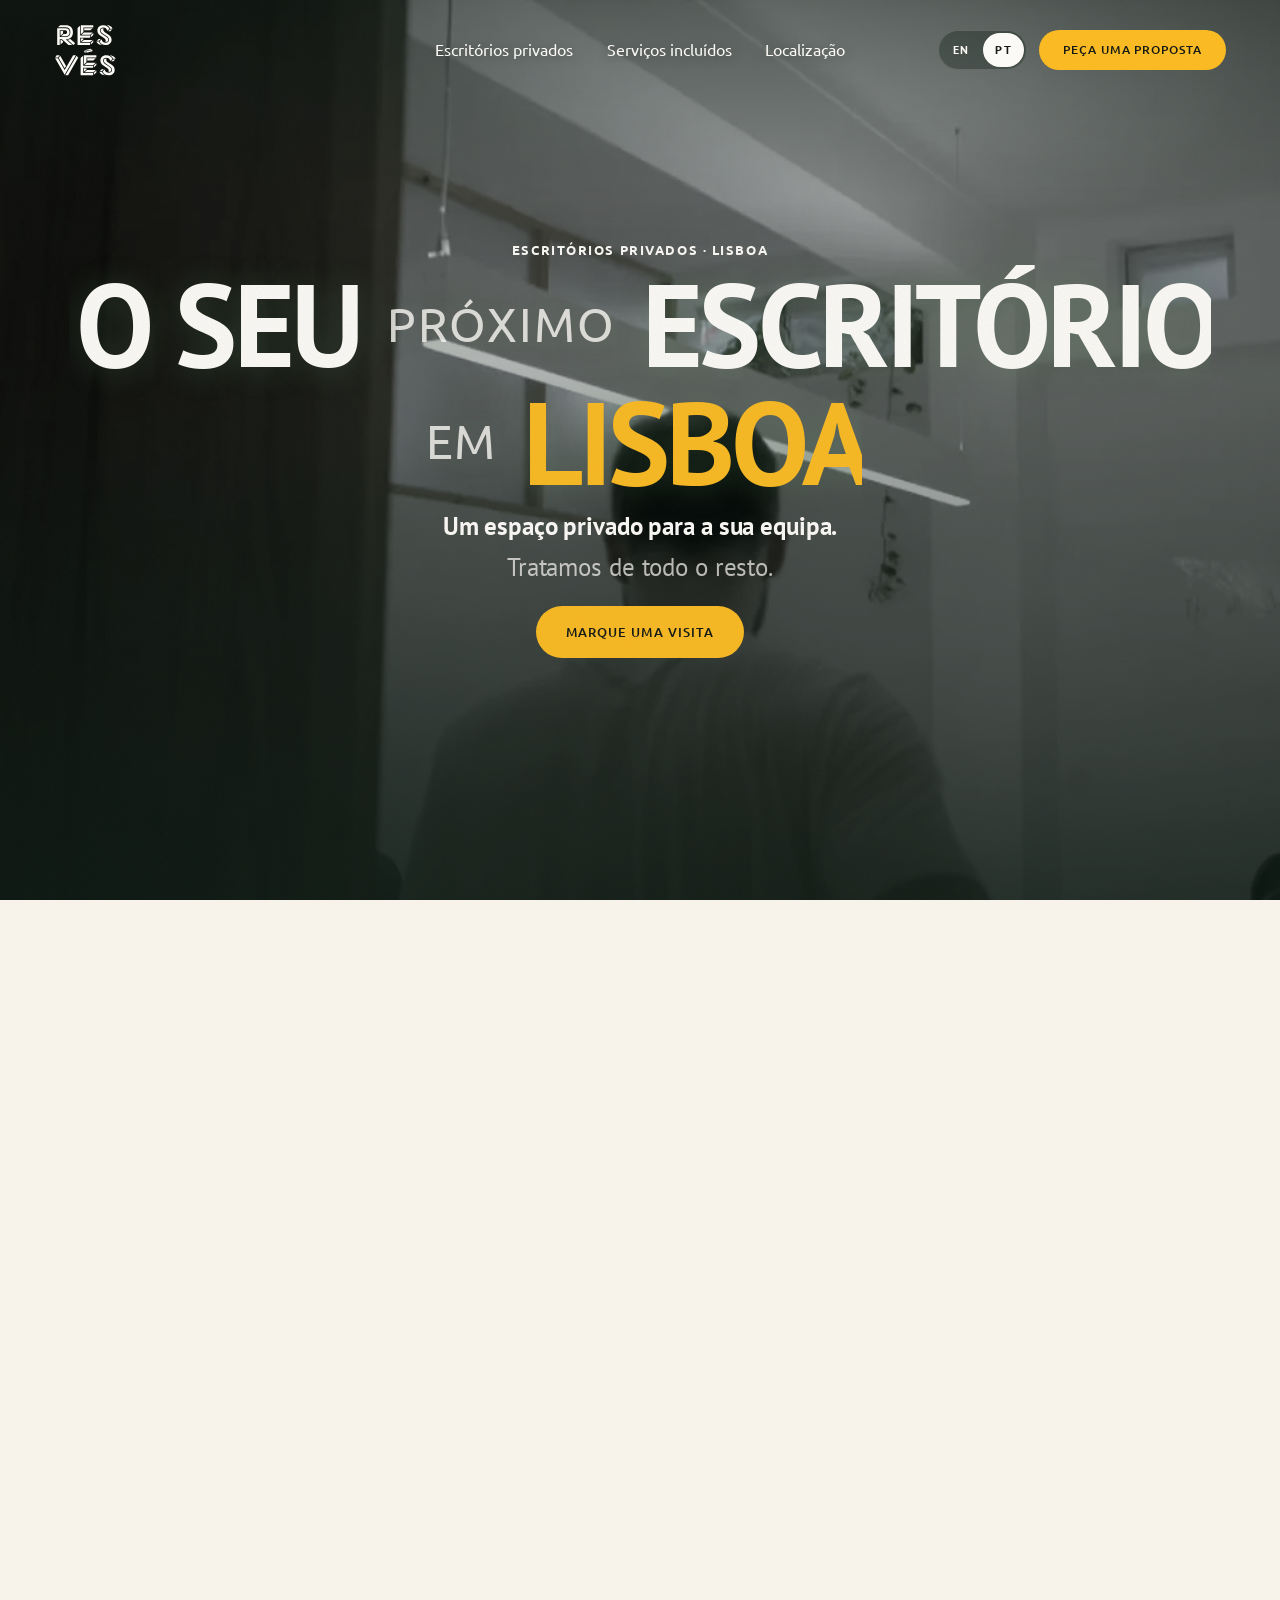
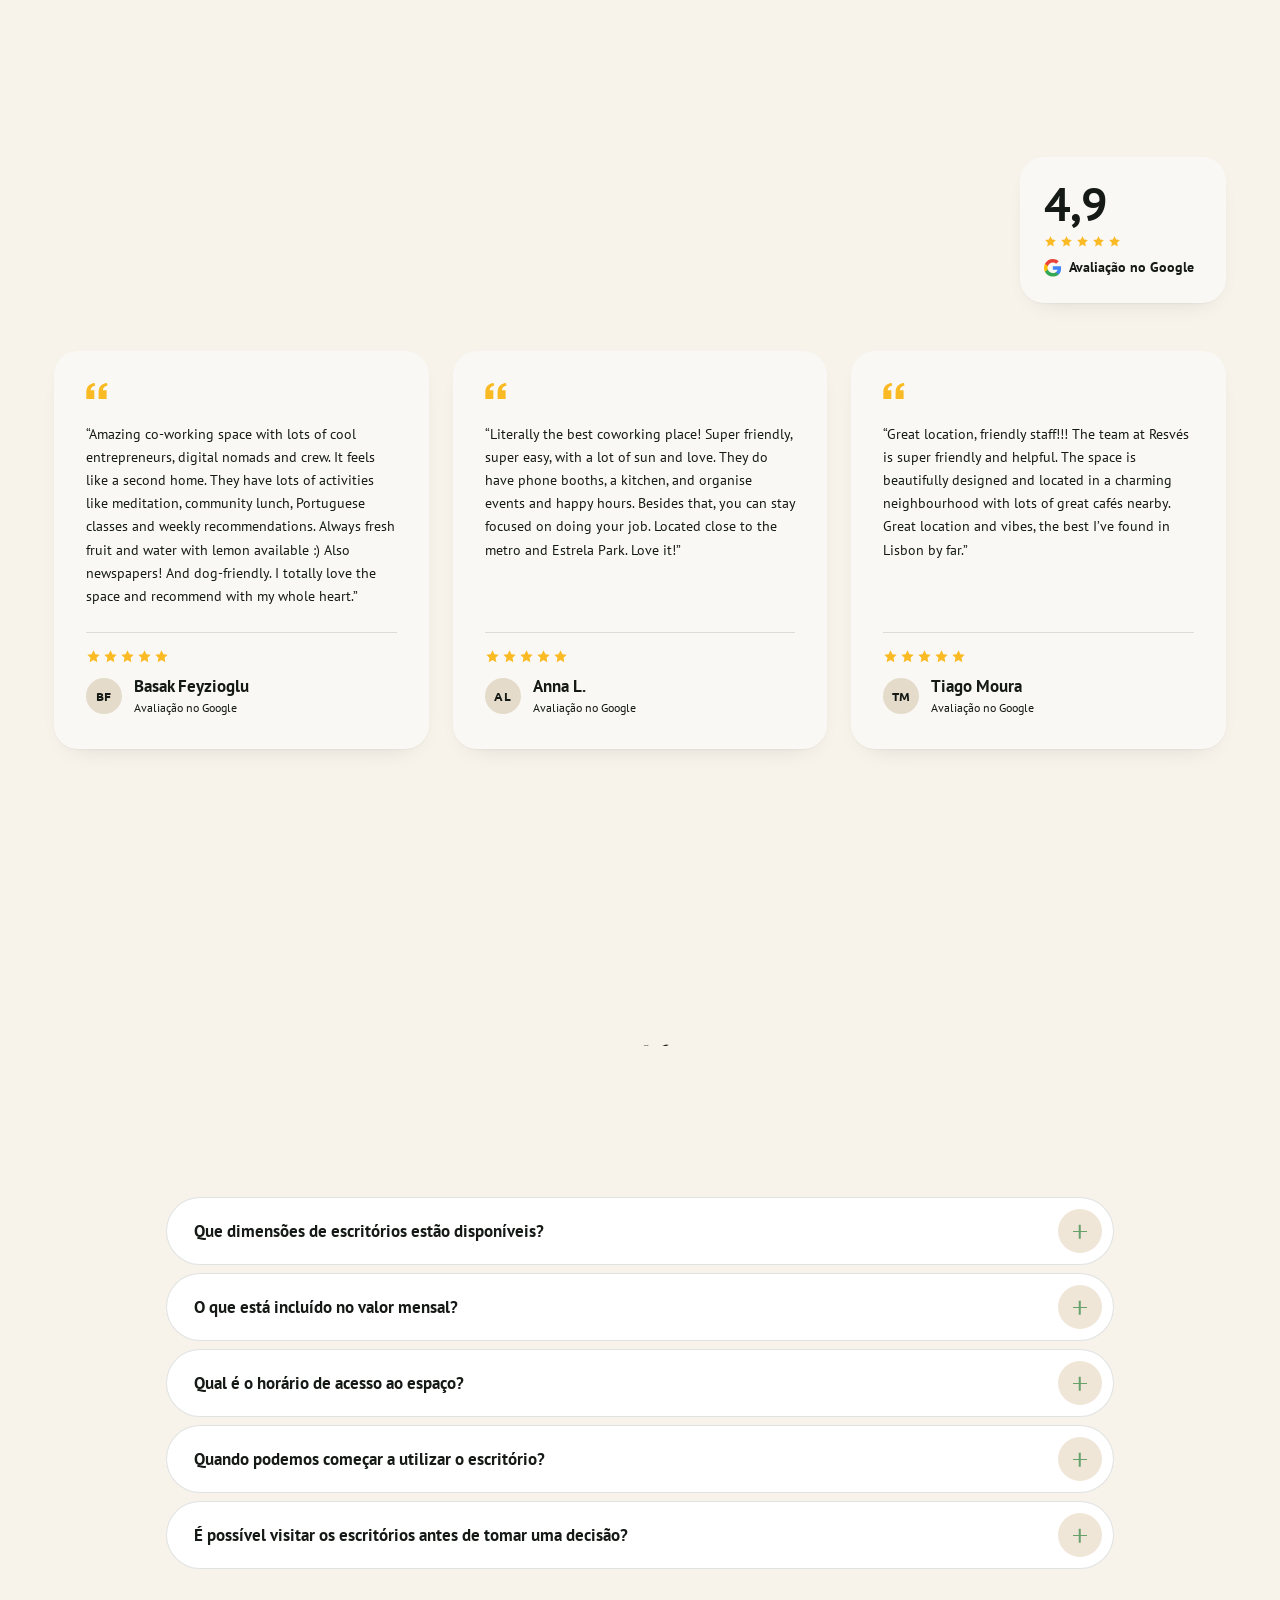
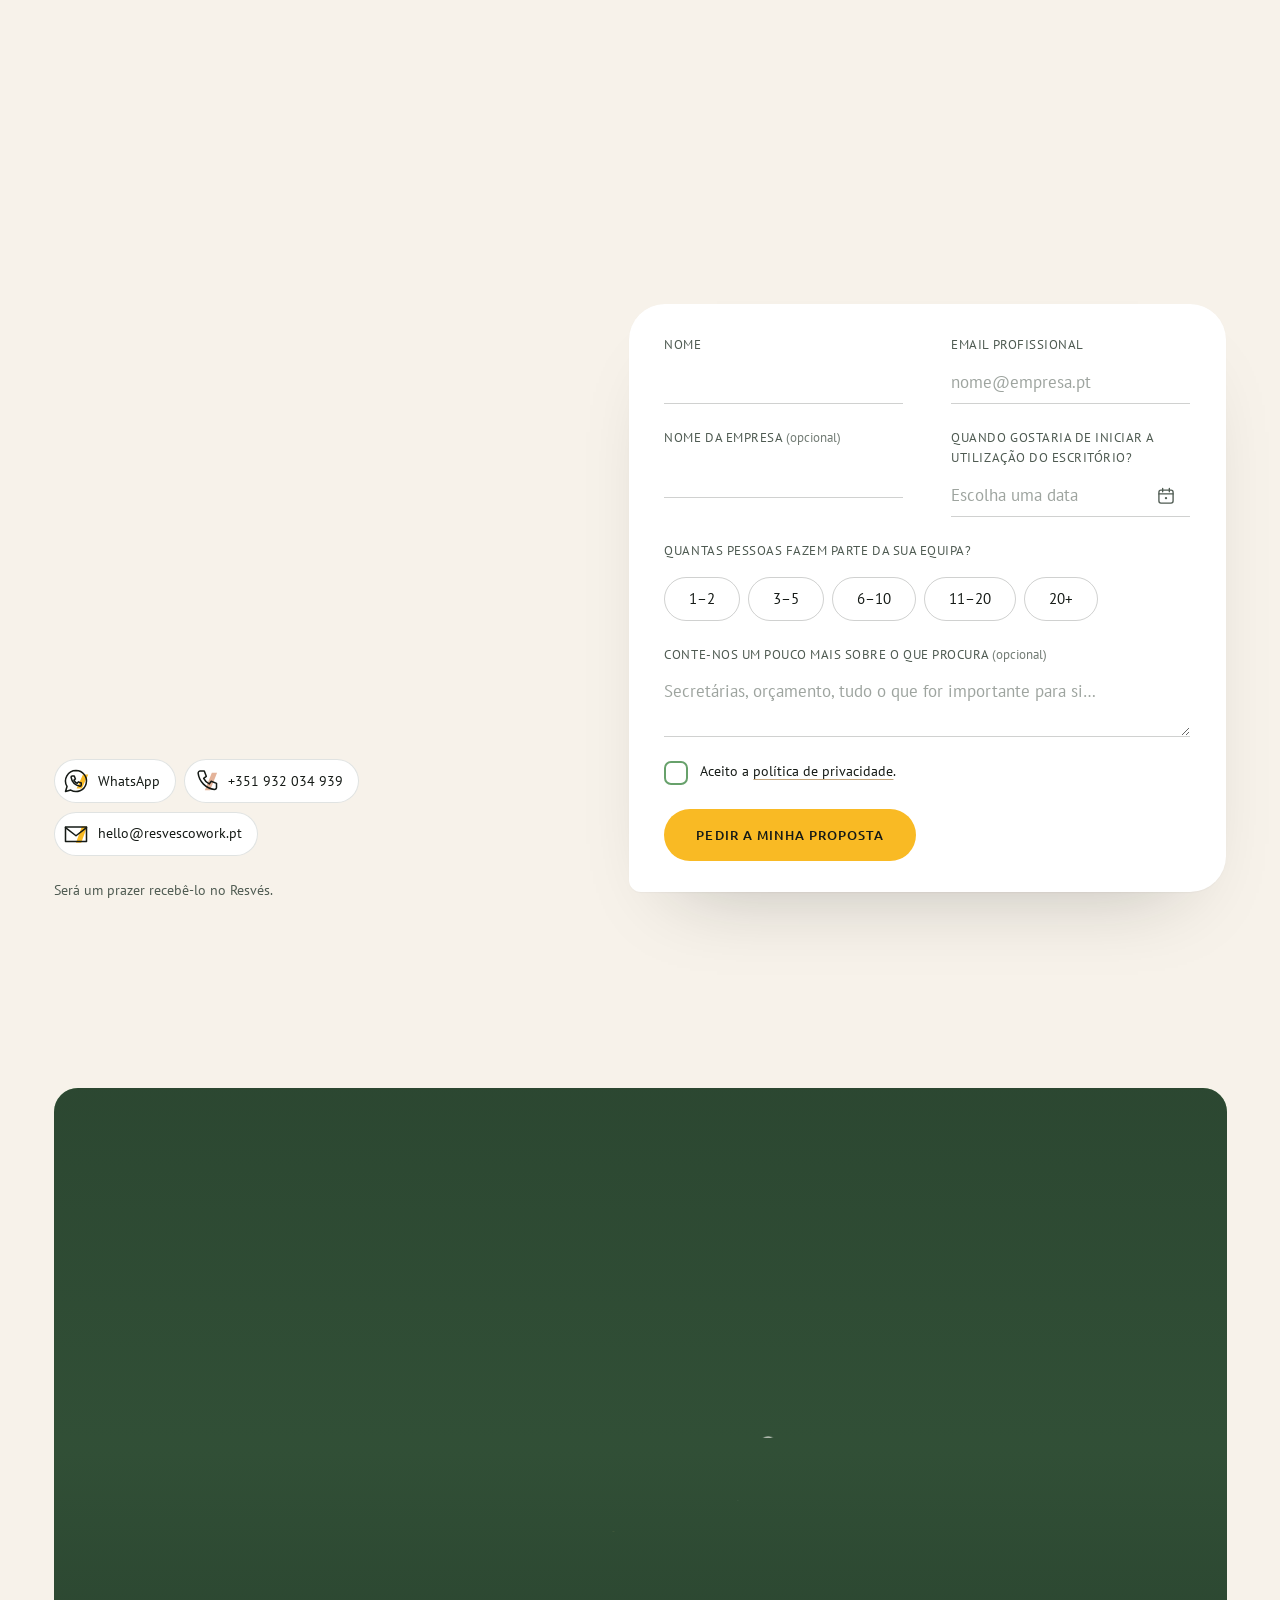
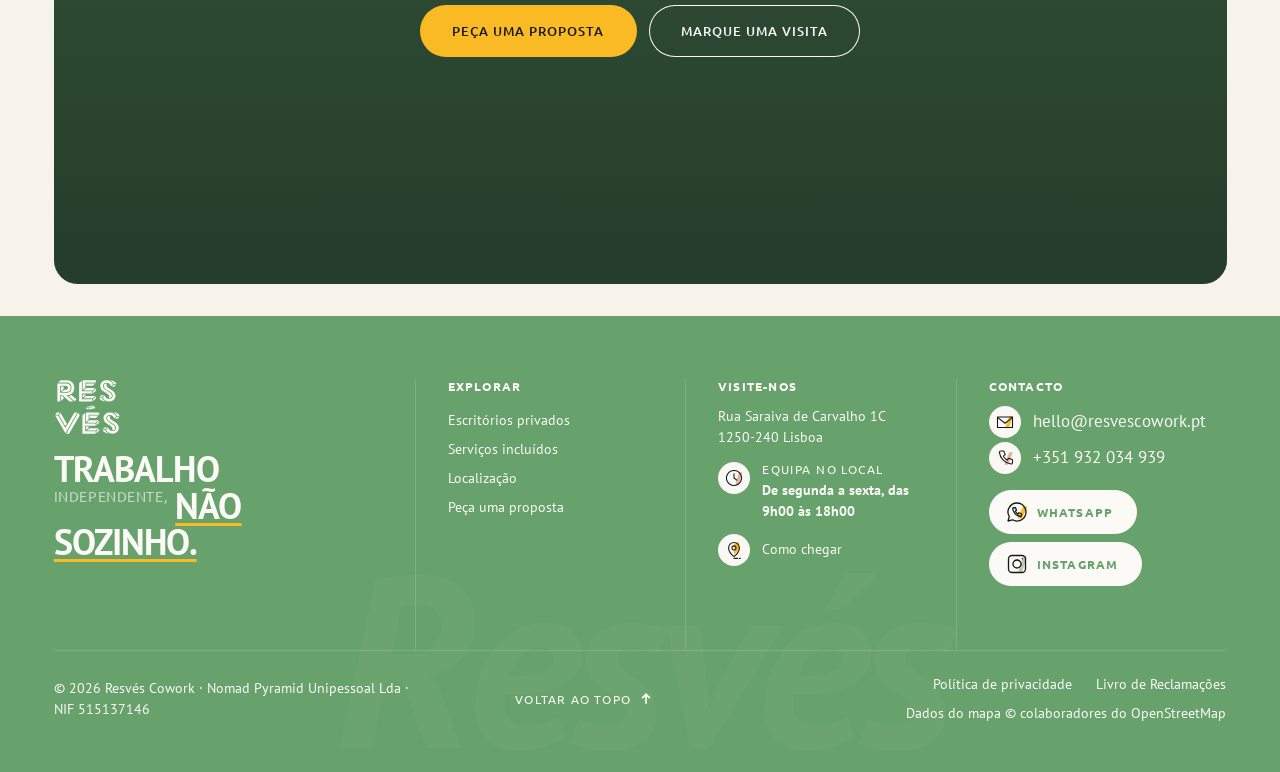
<file: pt/escritorios-privados/index.html>
<!doctype html>
<html lang="pt-PT">
<head>
<meta charset="utf-8">
<meta name="viewport" content="width=device-width, initial-scale=1, viewport-fit=cover">
<title>Escritórios Privados em Lisboa, Campo de Ourique | Resvés Cowork</title>
<meta name="description" content="Escritórios privados totalmente equipados no coração de Lisboa, a 5 minutos a pé do metro do Rato. Desde 1.100 € / escritório / mês + IVA. Peça a sua proposta.">
<link rel="icon" href="/img/favicon/favicon-32x32.png" sizes="32x32" type="image/png">
<link rel="icon" href="/img/favicon/favicon-192x192.png" sizes="192x192" type="image/png">
<link rel="apple-touch-icon" href="/img/favicon/favicon-180x180.png">
<link rel="canonical" href="https://resvescowork.pt/pt/escritorios-privados/">
<link rel="alternate" hreflang="en" href="https://resvescowork.pt/private-offices/">
<link rel="alternate" hreflang="pt-PT" href="https://resvescowork.pt/pt/escritorios-privados/">
<link rel="alternate" hreflang="x-default" href="https://resvescowork.pt/private-offices/">
<meta property="og:title" content="O seu próximo escritório em Lisboa | Resvés Cowork">
<meta property="og:description" content="Um espaço privado para a sua equipa. Tratamos de todo o resto. Desde 1.100 € / escritório / mês + IVA.">
<meta property="og:locale" content="pt_PT">
<meta property="og:locale:alternate" content="en_GB">
<meta property="og:type" content="website">
<meta property="og:site_name" content="Resvés Cowork">
<meta property="og:url" content="https://resvescowork.pt/pt/escritorios-privados/">
<meta property="og:image" content="https://resvescowork.pt/img/og-private-offices.jpg">
<meta property="og:image:width" content="1200">
<meta property="og:image:height" content="630">
<meta property="og:image:alt" content="Escritório privado no Resvés Cowork, Campo de Ourique, Lisboa">
<meta name="twitter:card" content="summary_large_image">
<meta name="robots" content="index, follow, max-image-preview:large">
<meta name="theme-color" content="#F8F3EF">
<link rel="preload" as="font" type="font/woff2" href="/fonts/ptsans-400-latin.woff2" crossorigin>
<link rel="preload" as="font" type="font/woff2" href="/fonts/ptsans-700-latin.woff2" crossorigin>
<style>@font-face{font-family: 'PT Sans';font-style: italic;font-weight: 400;font-display: swap;src: url(/fonts/ptsans-400i-latin-ext.woff2) format('woff2');unicode-range: U+0100-02BA,U+02BD-02C5,U+02C7-02CC,U+02CE-02D7,U+02DD-02FF,U+0304,U+0308,U+0329,U+1D00-1DBF,U+1E00-1E9F,U+1EF2-1EFF,U+2020,U+20A0-20AB,U+20AD-20C4,U+2113,U+2C60-2C7F,U+A720-A7FF}@font-face{font-family: 'PT Sans';font-style: italic;font-weight: 400;font-display: swap;src: url(/fonts/ptsans-400i-latin.woff2) format('woff2');unicode-range: U+0000-00FF,U+0131,U+0152-0153,U+02BB-02BC,U+02C6,U+02DA,U+02DC,U+0304,U+0308,U+0329,U+2000-206F,U+20AC,U+2122,U+2191,U+2193,U+2212,U+2215,U+FEFF,U+FFFD}@font-face{font-family: 'PT Sans';font-style: italic;font-weight: 700;font-display: swap;src: url(/fonts/ptsans-700i-latin-ext.woff2) format('woff2');unicode-range: U+0100-02BA,U+02BD-02C5,U+02C7-02CC,U+02CE-02D7,U+02DD-02FF,U+0304,U+0308,U+0329,U+1D00-1DBF,U+1E00-1E9F,U+1EF2-1EFF,U+2020,U+20A0-20AB,U+20AD-20C4,U+2113,U+2C60-2C7F,U+A720-A7FF}@font-face{font-family: 'PT Sans';font-style: italic;font-weight: 700;font-display: swap;src: url(/fonts/ptsans-700i-latin.woff2) format('woff2');unicode-range: U+0000-00FF,U+0131,U+0152-0153,U+02BB-02BC,U+02C6,U+02DA,U+02DC,U+0304,U+0308,U+0329,U+2000-206F,U+20AC,U+2122,U+2191,U+2193,U+2212,U+2215,U+FEFF,U+FFFD}@font-face{font-family: 'PT Sans';font-style: normal;font-weight: 400;font-display: swap;src: url(/fonts/ptsans-400-latin-ext.woff2) format('woff2');unicode-range: U+0100-02BA,U+02BD-02C5,U+02C7-02CC,U+02CE-02D7,U+02DD-02FF,U+0304,U+0308,U+0329,U+1D00-1DBF,U+1E00-1E9F,U+1EF2-1EFF,U+2020,U+20A0-20AB,U+20AD-20C4,U+2113,U+2C60-2C7F,U+A720-A7FF}@font-face{font-family: 'PT Sans';font-style: normal;font-weight: 400;font-display: swap;src: url(/fonts/ptsans-400-latin.woff2) format('woff2');unicode-range: U+0000-00FF,U+0131,U+0152-0153,U+02BB-02BC,U+02C6,U+02DA,U+02DC,U+0304,U+0308,U+0329,U+2000-206F,U+20AC,U+2122,U+2191,U+2193,U+2212,U+2215,U+FEFF,U+FFFD}@font-face{font-family: 'PT Sans';font-style: normal;font-weight: 700;font-display: swap;src: url(/fonts/ptsans-700-latin-ext.woff2) format('woff2');unicode-range: U+0100-02BA,U+02BD-02C5,U+02C7-02CC,U+02CE-02D7,U+02DD-02FF,U+0304,U+0308,U+0329,U+1D00-1DBF,U+1E00-1E9F,U+1EF2-1EFF,U+2020,U+20A0-20AB,U+20AD-20C4,U+2113,U+2C60-2C7F,U+A720-A7FF}@font-face{font-family: 'PT Sans';font-style: normal;font-weight: 700;font-display: swap;src: url(/fonts/ptsans-700-latin.woff2) format('woff2');unicode-range: U+0000-00FF,U+0131,U+0152-0153,U+02BB-02BC,U+02C6,U+02DA,U+02DC,U+0304,U+0308,U+0329,U+2000-206F,U+20AC,U+2122,U+2191,U+2193,U+2212,U+2215,U+FEFF,U+FFFD}@font-face{font-family: 'Ubuntu';font-style: normal;font-weight: 400;font-display: swap;src: url(/fonts/ubuntu-400-latin-ext.woff2) format('woff2');unicode-range: U+0100-02BA,U+02BD-02C5,U+02C7-02CC,U+02CE-02D7,U+02DD-02FF,U+0304,U+0308,U+0329,U+1D00-1DBF,U+1E00-1E9F,U+1EF2-1EFF,U+2020,U+20A0-20AB,U+20AD-20C4,U+2113,U+2C60-2C7F,U+A720-A7FF}@font-face{font-family: 'Ubuntu';font-style: normal;font-weight: 400;font-display: swap;src: url(/fonts/ubuntu-400-latin.woff2) format('woff2');unicode-range: U+0000-00FF,U+0131,U+0152-0153,U+02BB-02BC,U+02C6,U+02DA,U+02DC,U+0304,U+0308,U+0329,U+2000-206F,U+20AC,U+2122,U+2191,U+2193,U+2212,U+2215,U+FEFF,U+FFFD}@font-face{font-family: 'Ubuntu';font-style: normal;font-weight: 500;font-display: swap;src: url(/fonts/ubuntu-500-latin-ext.woff2) format('woff2');unicode-range: U+0100-02BA,U+02BD-02C5,U+02C7-02CC,U+02CE-02D7,U+02DD-02FF,U+0304,U+0308,U+0329,U+1D00-1DBF,U+1E00-1E9F,U+1EF2-1EFF,U+2020,U+20A0-20AB,U+20AD-20C4,U+2113,U+2C60-2C7F,U+A720-A7FF}@font-face{font-family: 'Ubuntu';font-style: normal;font-weight: 500;font-display: swap;src: url(/fonts/ubuntu-500-latin.woff2) format('woff2');unicode-range: U+0000-00FF,U+0131,U+0152-0153,U+02BB-02BC,U+02C6,U+02DA,U+02DC,U+0304,U+0308,U+0329,U+2000-206F,U+20AC,U+2122,U+2191,U+2193,U+2212,U+2215,U+FEFF,U+FFFD}@font-face{font-family: 'Ubuntu';font-style: normal;font-weight: 700;font-display: swap;src: url(/fonts/ubuntu-700-latin-ext.woff2) format('woff2');unicode-range: U+0100-02BA,U+02BD-02C5,U+02C7-02CC,U+02CE-02D7,U+02DD-02FF,U+0304,U+0308,U+0329,U+1D00-1DBF,U+1E00-1E9F,U+1EF2-1EFF,U+2020,U+20A0-20AB,U+20AD-20C4,U+2113,U+2C60-2C7F,U+A720-A7FF}@font-face{font-family: 'Ubuntu';font-style: normal;font-weight: 700;font-display: swap;src: url(/fonts/ubuntu-700-latin.woff2) format('woff2');unicode-range: U+0000-00FF,U+0131,U+0152-0153,U+02BB-02BC,U+02C6,U+02DA,U+02DC,U+0304,U+0308,U+0329,U+2000-206F,U+20AC,U+2122,U+2191,U+2193,U+2212,U+2215,U+FEFF,U+FFFD}</style>
<link rel="preload" as="image" href="/img/hero/hero-office-door.webp">
<link rel="stylesheet" href="/assets/app.202611241819.css">
<script type="application/ld+json">
{"@context": "https://schema.org", "@type": "LocalBusiness", "additionalType": "https://schema.org/CoworkingSpace", "@id": "https://resvescowork.pt/#business", "name": "Resvés Cowork", "url": "https://resvescowork.pt/", "inLanguage": "pt-PT", "image": "https://resvescowork.pt/img/og-private-offices.jpg", "telephone": "+351932034939", "email": "hello@resvescowork.pt", "address": {"@type": "PostalAddress", "streetAddress": "Rua Saraiva de Carvalho 1C", "postalCode": "1250-240", "addressLocality": "Lisboa", "addressRegion": "Lisboa", "addressCountry": "PT"}, "geo": {"@type": "GeoCoordinates", "latitude": 38.71853, "longitude": -9.15784}, "openingHoursSpecification": [{"@type": "OpeningHoursSpecification", "dayOfWeek": ["Monday", "Tuesday", "Wednesday", "Thursday", "Friday"], "opens": "09:00", "closes": "18:00"}], "priceRange": "1.100 €–3.100 € / mês + IVA", "makesOffer": [{"@type": "Offer", "name": "Escritório 1", "priceSpecification": {"@type": "UnitPriceSpecification", "price": 1100, "priceCurrency": "EUR", "unitText": "MONTH", "valueAddedTaxIncluded": false}, "itemOffered": {"@type": "Service", "name": "Escritório 1", "description": "Escritório privado, 17 m²"}}, {"@type": "Offer", "name": "Escritório 3", "priceSpecification": {"@type": "UnitPriceSpecification", "price": 1450, "priceCurrency": "EUR", "unitText": "MONTH", "valueAddedTaxIncluded": false}, "itemOffered": {"@type": "Service", "name": "Escritório 3", "description": "Escritório privado, 25 m²"}}, {"@type": "Offer", "name": "Escritório 4", "priceSpecification": {"@type": "UnitPriceSpecification", "price": 1650, "priceCurrency": "EUR", "unitText": "MONTH", "valueAddedTaxIncluded": false}, "itemOffered": {"@type": "Service", "name": "Escritório 4", "description": "Escritório privado"}}, {"@type": "Offer", "name": "Escritórios 3 + 4", "priceSpecification": {"@type": "UnitPriceSpecification", "price": 3100, "priceCurrency": "EUR", "unitText": "MONTH", "valueAddedTaxIncluded": false}, "itemOffered": {"@type": "Service", "name": "Escritórios 3 + 4", "description": "Escritório privado, 70 m²"}}]}
</script>
<script type="application/ld+json">
{"@context": "https://schema.org", "@type": "BreadcrumbList", "itemListElement": [{"@type": "ListItem", "position": 1, "name": "Início", "item": "https://resvescowork.pt/pt/"}, {"@type": "ListItem", "position": 2, "name": "Escritórios privados", "item": "https://resvescowork.pt/pt/escritorios-privados/"}]}
</script>
<script type="application/ld+json">
{
  "@context": "https://schema.org",
  "@type": "FAQPage",
  "inLanguage": "pt-PT",
  "mainEntity": [
    {"@type": "Question", "name": "Que dimensões de escritórios estão disponíveis?", "acceptedAnswer": {"@type": "Answer", "text": "Entre 17 m² e 70 m², para equipas de diferentes dimensões."}},
    {"@type": "Question", "name": "Qual é o horário de acesso ao espaço?", "acceptedAnswer": {"@type": "Answer", "text": "A sua equipa tem acesso ao edifício 24 horas por dia, 7 dias por semana."}},
    {"@type": "Question", "name": "Quando podemos começar a utilizar o escritório?", "acceptedAnswer": {"@type": "Answer", "text": "Depende do escritório. Contacte-nos e indicamos o que está disponível."}},
    {"@type": "Question", "name": "É possível visitar os escritórios antes de tomar uma decisão?", "acceptedAnswer": {"@type": "Answer", "text": "Claro! Teremos todo o gosto em mostrar-lhe o espaço."}}
  ]
}
</script>
<script>
  /* Intro runs once per session (or with ?intro=1); never with reduced motion.
     Set before first paint so the page never flashes underneath. */
  (function () {
    try {
      var force = /[?&]intro=1/.test(location.search);
      var seen = sessionStorage.getItem('resves-intro');
      var reduce = matchMedia('(prefers-reduced-motion: reduce)').matches;
      /* motion system: hidden start states apply from the first paint; if landing.js never starts, show everything */
      if (!reduce) {
        document.documentElement.classList.add('m-js');
        setTimeout(function () { if (!document.documentElement.classList.contains('m-live')) document.documentElement.classList.remove('m-js'); }, 3500);
      }
      if (!reduce && (force || !seen)) {
        document.documentElement.classList.add('is-preloading');
        if ('scrollRestoration' in history) history.scrollRestoration = 'manual';
        /* the intro's motion engine, only when the intro plays (GSAP + MorphSVG, self-hosted next to the stylesheet) */
        var css = document.querySelector('link[rel="stylesheet"][href*="/assets/"]');
        var base = css ? css.href.replace(/[^\/]*$/, '') : '/assets/';
        ['gsap.min.js', 'MorphSVGPlugin.min.js'].forEach(function (f) {
          var el = document.createElement('script'); el.src = base + 'vendor/' + f; el.async = false; el.fetchPriority = 'high'; document.head.appendChild(el);
        });
      }
    } catch (e) {}
  })();
</script>
</head>
<body class="lp has-quote-bar"><svg class="bi-sprite" width="0" height="0" style="position:absolute" aria-hidden="true" focusable="false"><symbol id="bi-wa" viewBox="0 0 48 48"><path d="M25 37l11-24h9L34 37z" style="fill:var(--sun-500);stroke:none"/><g fill="none" stroke="currentColor" stroke-width="2.6" stroke-linecap="round" stroke-linejoin="round"><path d="M24 6a18 18 0 0 0-15.4 27.3L6 42l9-2.4A18 18 0 1 0 24 6z"/><path d="M17.5 15.5h3.5l2 5-2.5 2a12 12 0 0 0 5.5 5.5l2-2.5 5 2v3.5a2 2 0 0 1-2 2A19 19 0 0 1 15.5 17.5a2 2 0 0 1 2-2z"/></g></symbol><symbol id="bi-phone" viewBox="0 0 48 48"><path d="M22 40l12-30h9L31 40z" style="fill:var(--clay-300);stroke:none"/><g fill="none" stroke="currentColor" stroke-width="2.6" stroke-linecap="round" stroke-linejoin="round"><path d="M14 7h7l3.5 9-4.5 3.5a21 21 0 0 0 9.5 9.5L33 24.5l9 3.5v7a3.5 3.5 0 0 1-3.5 3.5A32 32 0 0 1 10.5 10.5 3.5 3.5 0 0 1 14 7z"/></g></symbol><symbol id="bi-mail" viewBox="0 0 48 48"><path d="M24 39l10-28h9L33 39z" style="fill:var(--sun-500);stroke:none"/><g fill="none" stroke="currentColor" stroke-width="2.6" stroke-linecap="round" stroke-linejoin="round"><path d="M6 12h36v25H6z"/><path d="M6 13l18 14 18-14"/></g></symbol><symbol id="bi-pin" viewBox="0 0 48 48"><path d="M24 34V9l12-5v20z" style="fill:var(--sun-500);stroke:none"/><g fill="none" stroke="currentColor" stroke-width="2.6" stroke-linecap="round" stroke-linejoin="round"><path d="M24 40S11 29 11 19a13 13 0 0 1 26 0c0 10-13 21-13 21z"/><path d="M24 14a5 5 0 1 0 .01 0"/><path d="M24 44h9M37 44h2"/></g></symbol><symbol id="bi-clock" viewBox="0 0 48 48"><path d="M27 41l9-31h8L35 41z" style="fill:var(--clay-300);stroke:none"/><g fill="none" stroke="currentColor" stroke-width="2.6" stroke-linecap="round" stroke-linejoin="round"><path d="M24 6a18 18 0 1 0 .01 0"/><path d="M24 14v10l7 5"/></g></symbol><symbol id="bi-ig" viewBox="0 0 48 48"><path d="M26 41l10-32h8L34 41z" style="fill:var(--sage-300);stroke:none"/><g fill="none" stroke="currentColor" stroke-width="2.6" stroke-linecap="round" stroke-linejoin="round"><path d="M14 7h20a7 7 0 0 1 7 7v20a7 7 0 0 1-7 7H14a7 7 0 0 1-7-7V14a7 7 0 0 1 7-7z"/><path d="M24 16a8 8 0 1 0 .01 0"/><path d="M34.5 13.5h.01"/></g></symbol></svg>
<div class="preloader" aria-hidden="true">
  <!-- preloader:start (tools/make_preloader.py) -->
  <div class="preloader__mark" translate="no">
    <svg class="pl-word" viewBox="0 0 490.9 410.6" overflow="visible">
      <defs><clipPath id="pl-row1"><rect x="-20" y="-40" width="540" height="212"/></clipPath><clipPath id="pl-row2"><rect x="-20" y="236" width="540" height="174"/></clipPath></defs>
      <g clip-path="url(#pl-row1)"><path class="pl-l" data-pl-l="0" d="M142.8,164.9h-29.6l-51-46H45v46H24.9V32.3H88c22.9,0,34.3,12.7,34.3,31.7c0,20.1-11.4,31.7-32.4,31.7H55.6 L75,78.5h11.9c10.2,0,15.6-6.3,15.6-14.7c0-9.1-6.7-14.3-15.8-14.3H45v52h45.4c24.4,0,37.8-14.9,37.8-37.6 c0-23.1-14-37.6-39.7-37.6H29.7L49.1,9.2h44.1c32.8,0,55.1,20.5,55.1,54.9c0,34.6-21.6,54.9-54,54.9h-2.6L142.8,164.9z M50.8,55.4 h20.1V74L50.8,92.1V55.4z M50.8,124.7h8.4l11.7,10.6v8l-20.1,17.9C50.8,161.2,50.8,124.7,50.8,124.7z M106.3,123.8 c6.9-0.9,14.9-3.5,21.4-7.3l38,34.3L151.3,164L106.3,123.8z"/><path class="pl-e" id="pl-e1" d="M204.4,89.9h77.3v17.3h-77.3v40.4h77.3v17.3h-97.4V30.7l20.1-17.9L204.4,89.9L204.4,89.9z M230.3,62.5 l-20.1,17.9V9.2h97.4v17.3h-77.3V62.5z M210.2,113h20.1v6.9L210.2,138V113z M234.4,66.8h68.2l-19,17.3H215L234.4,66.8z M234.4,124.5h68.5l-19.2,17.3h-68.5L234.4,124.5z M236.1,32.3h66.5l-19.2,17.3h-47.3L236.1,32.3L236.1,32.3z M287.5,103.7V88.4 l20.1-17.9v14.9L287.5,103.7z M287.5,161.2v-15.1l20.1-17.9v15.1L287.5,161.2z"/><path class="pl-l" data-pl-l="1" d="M351,137c4.5,11.4,13.4,22.2,27,28.3c-18.6-0.2-39.3-10.4-46.9-28.3H351z M349.7,118h16.8l-14.7,13.2H335 L349.7,118z M390.6,108.7l-28.1-18.8c-12.5-8.2-23.1-20.5-23.1-39.3c0-27,23.3-41.5,46.4-41.5c25.7,0,42.1,13.8,47.7,29.8 l-16.2,14.3c-4.1-15.8-15.3-25.5-32.2-25.5c-14.5,0-25.7,8.9-25.7,23.1c0,11.9,7.6,20.9,19.4,28.9l27,17.7 c11.4,7.6,19,14.7,19,25.7s-8.6,17.3-19.9,17.3h-2.4c1.3-2.6,2.2-5.8,2.2-9.7C404.8,121.2,399.8,114.8,390.6,108.7z M430.7,123.2 c0-11.9-7.6-21.2-19.7-29.2l-27.4-17.9c-10.8-7.1-18.4-14.3-18.4-25.3s8.6-17.3,19.9-17.3c0.6,0,1.5,0,2.2,0.2 c-1.3,2.6-1.9,5.6-1.9,9.5c0,9.5,5,16,14.9,22.5l27.2,18.1c13.2,8.9,23.3,20.7,23.3,39.5c0,24.8-19,41.5-46.4,41.5 c-25.9,0-42.1-13.8-47.7-29.8l16.2-14.5c3.9,16,15.1,25.7,32.2,25.7C419.5,146.3,430.7,137.4,430.7,123.2z M439.2,37 c-4.8-11.4-13.6-22-27-28.3C430.5,8.9,451.5,19.3,459,37H439.2z M440.5,56h-16.8l14.7-13.2h16.8L440.5,56z"/></g>
      <g clip-path="url(#pl-row2)"><path class="pl-l" data-pl-l="2" d="M83.7,359.2l66-114.2h21.8L83.4,397.2L8.7,268.1h22L83.7,359.2z M8.9,262.3L20.8,245h22.9l-11.9,17.3H8.9z M48.5,248.7l46,79.5L83.7,347l-47.1-81L48.5,248.7z M88.6,400.7l88.5-152.9l12.1,17.3l-78.6,135.6H88.6z"/><path class="pl-e" id="pl-e2" d="M228.4,325.8L305.7,325.8L305.7,343L228.4,343L228.4,383.4L305.7,383.4L305.7,400.7L208.3,400.7L208.3,266.6L228.4,248.7ZM234.2,348.9L254.3,348.9L254.3,355.8L234.2,373.9ZM258.4,302.7L326.6,302.7L307.6,319.9L238.9,319.9ZM258.4,360.3L326.8,360.3L307.6,377.6L239.2,377.6ZM260.1,268.1L326.6,268.1L307.4,285.4L260.1,285.4ZM311.5,339.6L311.5,324.2L331.6,306.3L331.6,321.2ZM311.5,397L311.5,381.9L331.6,364L331.6,379.1ZM254.1,298.5L234,316.4L234,245.1L331.4,245.1L331.4,262.4L254.1,262.4Z"/><path class="pl-l" data-pl-l="3" d="M375,372.8c4.5,11.4,13.4,22.2,27,28.3c-18.6-0.2-39.3-10.4-46.9-28.3H375z M373.7,353.8h16.8L375.9,367H359 L373.7,353.8z M414.5,344.5l-28.1-18.8c-12.5-8.2-23.1-20.5-23.1-39.3c0-27,23.3-41.5,46.4-41.5c25.7,0,42.1,13.8,47.7,29.8 L441.3,289c-4.1-15.8-15.3-25.5-32.2-25.5c-14.5,0-25.7,8.9-25.7,23.1c0,11.9,7.6,20.9,19.4,28.9l27,17.7c11.4,7.6,19,14.7,19,25.7 s-8.6,17.3-19.9,17.3h-2.4c1.3-2.6,2.2-5.8,2.2-9.7C428.8,357.1,423.8,350.6,414.5,344.5z M454.7,359c0-11.9-7.6-21.2-19.7-29.2 l-27.4-17.9c-10.8-7.1-18.4-14.3-18.4-25.3s8.6-17.3,19.9-17.3c0.6,0,1.5,0,2.2,0.2c-1.3,2.6-1.9,5.6-1.9,9.5c0,9.5,5,16,14.9,22.5 l27.2,18.1c13.2,8.9,23.3,20.7,23.3,39.5c0,24.8-19,41.5-46.4,41.5c-25.9,0-42.1-13.8-47.7-29.8l16.2-14.5 c3.9,16,15.1,25.7,32.2,25.7C443.5,382.1,454.7,373.3,454.7,359z M463.1,272.8c-4.8-11.4-13.6-22-27-28.3 c18.4,0.2,39.3,10.6,46.9,28.3H463.1z M464.4,291.9h-16.8l14.7-13.2h16.8L464.4,291.9z"/></g>
      <path class="pl-accent" d="M236.9,208.2L248.5,212.4L248.4,224.5L236.9,220.3ZM250.6,209.3L239.7,205L286,194.5L298.1,198.6ZM253.3,212.3L300.4,201.9L300.4,214L253.3,224.4Z"/>
    </svg>
    <div class="pl-obj pl-obj--cup" style="left:37.482%;top:2.192%;width:25.056%;height:38.237%"><svg viewBox="184 9 123 157" overflow="visible"><path d="M196,62H276V112Q276,146 242,146H230Q196,146 196,112ZM276,74H286Q304,74 304,95Q304,116 286,116H276V104H285Q292,104 292,95Q292,86 285,86H276ZM186,152H304Q306,152 306,154V158Q306,162 302,162H188Q184,162 184,158V154Q184,152 186,152ZM222,50C214,40 230,32 222,20L228,17C238,31 222,39 230,48ZM246,50C238,40 254,32 246,20L252,17C262,31 246,39 254,48Z" data-pl-obj data-to="#pl-e1"/></svg></div>
    <div class="pl-obj pl-obj--chair" style="left:42.371%;top:59.669%;width:25.056%;height:38.237%"><svg viewBox="208 245 123 157" overflow="visible"><path d="M246,247H292Q306,247 306,261V303Q306,317 292,317H246Q232,317 232,303V261Q232,247 246,247ZM263,317H273V324H263ZM228,324H308Q316,324 316,332Q316,340 308,340H228Q220,340 220,332Q220,324 228,324ZM214,312H222V332H214ZM314,312H322V332H314ZM264,340H272V372H264ZM226,372H310Q314,372 314,376Q314,380 310,380H226Q222,380 222,376Q222,372 226,372ZM222,392a8,8 0 1,0 16,0a8,8 0 1,0 -16,0ZM260,392a8,8 0 1,0 16,0a8,8 0 1,0 -16,0ZM298,392a8,8 0 1,0 16,0a8,8 0 1,0 -16,0Z" data-pl-obj data-to="#pl-e2"/></svg></div>
  </div>
  <!-- preloader:end -->
  <div class="preloader__frame"><img class="preloader__still preloader__still--arch" data-src="/img/lounge-window-plants-1600.webp" data-srcset="/img/lounge-window-plants-800.webp 800w, /img/lounge-window-plants-1600.webp 1600w" sizes="(max-width: 599px) 62vw, 30vw" width="1600" height="1067" alt="" decoding="async"><script>(function(i){if(document.documentElement.classList.contains("is-preloading")&&i){if(i.dataset.srcset)i.srcset=i.dataset.srcset;i.src=i.dataset.src;i.fetchPriority="high"}})(document.currentScript.previousElementSibling)</script></div>
  <span class="preloader__ring"></span>
</div>
<svg width="0" height="0" style="position:absolute" aria-hidden="true" focusable="false">
  <symbol id="logo" viewBox="0 0 490.9 410.6"><path d="M142.8,164.9h-29.6l-51-46H45v46H24.9V32.3H88c22.9,0,34.3,12.7,34.3,31.7c0,20.1-11.4,31.7-32.4,31.7H55.6 L75,78.5h11.9c10.2,0,15.6-6.3,15.6-14.7c0-9.1-6.7-14.3-15.8-14.3H45v52h45.4c24.4,0,37.8-14.9,37.8-37.6 c0-23.1-14-37.6-39.7-37.6H29.7L49.1,9.2h44.1c32.8,0,55.1,20.5,55.1,54.9c0,34.6-21.6,54.9-54,54.9h-2.6L142.8,164.9z M50.8,55.4 h20.1V74L50.8,92.1V55.4z M50.8,124.7h8.4l11.7,10.6v8l-20.1,17.9C50.8,161.2,50.8,124.7,50.8,124.7z M106.3,123.8 c6.9-0.9,14.9-3.5,21.4-7.3l38,34.3L151.3,164L106.3,123.8z"/><path d="M204.4,89.9h77.3v17.3h-77.3v40.4h77.3v17.3h-97.4V30.7l20.1-17.9L204.4,89.9L204.4,89.9z M230.3,62.5 l-20.1,17.9V9.2h97.4v17.3h-77.3V62.5z M210.2,113h20.1v6.9L210.2,138V113z M234.4,66.8h68.2l-19,17.3H215L234.4,66.8z M234.4,124.5h68.5l-19.2,17.3h-68.5L234.4,124.5z M236.1,32.3h66.5l-19.2,17.3h-47.3L236.1,32.3L236.1,32.3z M287.5,103.7V88.4 l20.1-17.9v14.9L287.5,103.7z M287.5,161.2v-15.1l20.1-17.9v15.1L287.5,161.2z"/><path d="M351,137c4.5,11.4,13.4,22.2,27,28.3c-18.6-0.2-39.3-10.4-46.9-28.3H351z M349.7,118h16.8l-14.7,13.2H335 L349.7,118z M390.6,108.7l-28.1-18.8c-12.5-8.2-23.1-20.5-23.1-39.3c0-27,23.3-41.5,46.4-41.5c25.7,0,42.1,13.8,47.7,29.8 l-16.2,14.3c-4.1-15.8-15.3-25.5-32.2-25.5c-14.5,0-25.7,8.9-25.7,23.1c0,11.9,7.6,20.9,19.4,28.9l27,17.7 c11.4,7.6,19,14.7,19,25.7s-8.6,17.3-19.9,17.3h-2.4c1.3-2.6,2.2-5.8,2.2-9.7C404.8,121.2,399.8,114.8,390.6,108.7z M430.7,123.2 c0-11.9-7.6-21.2-19.7-29.2l-27.4-17.9c-10.8-7.1-18.4-14.3-18.4-25.3s8.6-17.3,19.9-17.3c0.6,0,1.5,0,2.2,0.2 c-1.3,2.6-1.9,5.6-1.9,9.5c0,9.5,5,16,14.9,22.5l27.2,18.1c13.2,8.9,23.3,20.7,23.3,39.5c0,24.8-19,41.5-46.4,41.5 c-25.9,0-42.1-13.8-47.7-29.8l16.2-14.5c3.9,16,15.1,25.7,32.2,25.7C419.5,146.3,430.7,137.4,430.7,123.2z M439.2,37 c-4.8-11.4-13.6-22-27-28.3C430.5,8.9,451.5,19.3,459,37H439.2z M440.5,56h-16.8l14.7-13.2h16.8L440.5,56z"/><path d="M83.7,359.2l66-114.2h21.8L83.4,397.2L8.7,268.1h22L83.7,359.2z M8.9,262.3L20.8,245h22.9l-11.9,17.3H8.9z M48.5,248.7l46,79.5L83.7,347l-47.1-81L48.5,248.7z M88.6,400.7l88.5-152.9l12.1,17.3l-78.6,135.6H88.6z"/><polygon points="228.4,325.8 305.7,325.8 305.7,343 228.4,343 228.4,383.4 305.7,383.4 305.7,400.7 208.3,400.7 208.3,266.6 228.4,248.7 "/><polygon points="234.2,348.9 254.3,348.9 254.3,355.8 234.2,373.9 "/><polygon points="258.4,302.7 326.6,302.7 307.6,319.9 238.9,319.9 "/><polygon points="258.4,360.3 326.8,360.3 307.6,377.6 239.2,377.6 "/><polygon points="260.1,268.1 326.6,268.1 307.4,285.4 260.1,285.4 "/><polygon points="311.5,339.6 311.5,324.2 331.6,306.3 331.6,321.2 "/><polygon points="311.5,397 311.5,381.9 331.6,364 331.6,379.1 "/><path d="M375,372.8c4.5,11.4,13.4,22.2,27,28.3c-18.6-0.2-39.3-10.4-46.9-28.3H375z M373.7,353.8h16.8L375.9,367H359 L373.7,353.8z M414.5,344.5l-28.1-18.8c-12.5-8.2-23.1-20.5-23.1-39.3c0-27,23.3-41.5,46.4-41.5c25.7,0,42.1,13.8,47.7,29.8 L441.3,289c-4.1-15.8-15.3-25.5-32.2-25.5c-14.5,0-25.7,8.9-25.7,23.1c0,11.9,7.6,20.9,19.4,28.9l27,17.7c11.4,7.6,19,14.7,19,25.7 s-8.6,17.3-19.9,17.3h-2.4c1.3-2.6,2.2-5.8,2.2-9.7C428.8,357.1,423.8,350.6,414.5,344.5z M454.7,359c0-11.9-7.6-21.2-19.7-29.2 l-27.4-17.9c-10.8-7.1-18.4-14.3-18.4-25.3s8.6-17.3,19.9-17.3c0.6,0,1.5,0,2.2,0.2c-1.3,2.6-1.9,5.6-1.9,9.5c0,9.5,5,16,14.9,22.5 l27.2,18.1c13.2,8.9,23.3,20.7,23.3,39.5c0,24.8-19,41.5-46.4,41.5c-25.9,0-42.1-13.8-47.7-29.8l16.2-14.5 c3.9,16,15.1,25.7,32.2,25.7C443.5,382.1,454.7,373.3,454.7,359z M463.1,272.8c-4.8-11.4-13.6-22-27-28.3 c18.4,0.2,39.3,10.6,46.9,28.3H463.1z M464.4,291.9h-16.8l14.7-13.2h16.8L464.4,291.9z"/><polygon points="254.1,298.5 234,316.4 234,245.1 331.4,245.1 331.4,262.4 254.1,262.4 "/><polygon points="236.9,208.2 248.5,212.4 248.4,224.5 236.9,220.3 "/><polygon points="250.6,209.3 239.7,205 286,194.5 298.1,198.6 "/><polygon points="253.3,212.3 300.4,201.9 300.4,214 253.3,224.4 "/></symbol>
  <symbol style="stroke-width:var(--icon-stroke)" id="b-desk" viewBox="0 0 24 24" fill="none" stroke="currentColor" stroke-linecap="round" stroke-linejoin="round"><path vector-effect="non-scaling-stroke" d="M3 11h18M5 11v9M19 11v9"/><rect vector-effect="non-scaling-stroke" x="8" y="3" width="8" height="5" rx="1"/><path vector-effect="non-scaling-stroke" d="M12 8v3"/></symbol>
  <symbol style="stroke-width:var(--icon-stroke)" id="b-layout" viewBox="0 0 24 24" fill="none" stroke="currentColor" stroke-linecap="round" stroke-linejoin="round"><rect vector-effect="non-scaling-stroke" x="3" y="3" width="8" height="8" rx="1.5"/><rect vector-effect="non-scaling-stroke" x="13" y="3" width="8" height="5" rx="1.5"/><rect vector-effect="non-scaling-stroke" x="13" y="10" width="8" height="11" rx="1.5"/><rect vector-effect="non-scaling-stroke" x="3" y="13" width="8" height="8" rx="1.5"/></symbol>
  <symbol style="stroke-width:var(--icon-stroke)" id="b-wifi" viewBox="0 0 24 24" fill="none" stroke="currentColor" stroke-linecap="round" stroke-linejoin="round"><path vector-effect="non-scaling-stroke" d="M2.5 9a14 14 0 0 1 19 0M5.5 12.5a9.5 9.5 0 0 1 13 0M9 16a4.5 4.5 0 0 1 6 0"/><circle vector-effect="non-scaling-stroke" cx="12" cy="19.5" r="1" fill="currentColor"/></symbol>
  <symbol style="stroke-width:var(--icon-stroke)" id="b-bolt" viewBox="0 0 24 24" fill="none" stroke="currentColor" stroke-linecap="round" stroke-linejoin="round"><path vector-effect="non-scaling-stroke" d="M13 2 4.5 13.5H11L10 22l8.5-11.5H12z"/></symbol>
  <symbol style="stroke-width:var(--icon-stroke)" id="b-clean" viewBox="0 0 24 24" fill="none" stroke="currentColor" stroke-linecap="round" stroke-linejoin="round"><path vector-effect="non-scaling-stroke" d="M11 3l1.7 4.6L17.3 9.3l-4.6 1.7L11 15.6 9.3 11 4.7 9.3 9.3 7.6z"/><path vector-effect="non-scaling-stroke" d="M18.5 14.5l.8 2.2 2.2.8-2.2.8-.8 2.2-.8-2.2-2.2-.8 2.2-.8z"/></symbol>
  <symbol style="stroke-width:var(--icon-stroke)" id="b-clock" viewBox="0 0 24 24" fill="none" stroke="currentColor" stroke-linecap="round" stroke-linejoin="round"><circle vector-effect="non-scaling-stroke" cx="12" cy="12" r="9"/><path vector-effect="non-scaling-stroke" d="M12 7v5l3.2 2"/></symbol>
  <symbol style="stroke-width:var(--icon-stroke)" id="b-coffee" viewBox="0 0 24 24" fill="none" stroke="currentColor" stroke-linecap="round" stroke-linejoin="round"><path vector-effect="non-scaling-stroke" d="M4 9h12.5v4.5a5.5 5.5 0 0 1-5.5 5.5h-1.5A5.5 5.5 0 0 1 4 13.5z"/><path vector-effect="non-scaling-stroke" d="M16.5 10.5h1.2a2.5 2.5 0 0 1 0 5h-1.6"/><path vector-effect="non-scaling-stroke" d="M8 3v3M12 3v3"/></symbol>
  <symbol style="stroke-width:var(--icon-stroke)" id="b-users" viewBox="0 0 24 24" fill="none" stroke="currentColor" stroke-linecap="round" stroke-linejoin="round"><circle vector-effect="non-scaling-stroke" cx="9" cy="8" r="3.5"/><path vector-effect="non-scaling-stroke" d="M2.5 20a6.5 6.5 0 0 1 13 0"/><path vector-effect="non-scaling-stroke" d="M15.5 4.6a3.5 3.5 0 0 1 0 6.8M18 14.2A6.5 6.5 0 0 1 21.5 20"/></symbol>
  <symbol style="stroke-width:var(--icon-stroke)" id="b-phone" viewBox="0 0 24 24" fill="none" stroke="currentColor" stroke-linecap="round" stroke-linejoin="round"><path vector-effect="non-scaling-stroke" d="M5.5 3h3.2l1.8 4.6-2.3 1.4a11 11 0 0 0 6.8 6.8l1.4-2.3 4.6 1.8v3.2a2 2 0 0 1-2.2 2A16.5 16.5 0 0 1 3.5 5.2 2 2 0 0 1 5.5 3z"/></symbol>
  <symbol style="stroke-width:var(--icon-stroke)" id="b-print" viewBox="0 0 24 24" fill="none" stroke="currentColor" stroke-linecap="round" stroke-linejoin="round"><path vector-effect="non-scaling-stroke" d="M7 8.5V3h10v5.5"/><rect vector-effect="non-scaling-stroke" x="3" y="8.5" width="18" height="8.5" rx="2"/><path vector-effect="non-scaling-stroke" d="M7 14h10v7H7z"/></symbol>
  <symbol style="stroke-width:var(--icon-stroke)" id="b-support" viewBox="0 0 24 24" fill="none" stroke="currentColor" stroke-linecap="round" stroke-linejoin="round"><path vector-effect="non-scaling-stroke" d="M4 14v-2a8 8 0 0 1 16 0v2"/><rect vector-effect="non-scaling-stroke" x="3" y="13.5" width="4" height="6" rx="1.5"/><rect vector-effect="non-scaling-stroke" x="17" y="13.5" width="4" height="6" rx="1.5"/><path vector-effect="non-scaling-stroke" d="M19 19.5a3 3 0 0 1-3 2.5h-3"/></symbol>
  <symbol style="stroke-width:var(--icon-stroke)" id="b-mail" viewBox="0 0 24 24" fill="none" stroke="currentColor" stroke-linecap="round" stroke-linejoin="round"><rect vector-effect="non-scaling-stroke" x="3" y="5" width="18" height="14" rx="2"/><path vector-effect="non-scaling-stroke" d="m3.5 7 8.5 6 8.5-6"/></symbol>
  <symbol style="stroke-width:var(--icon-stroke)" id="b-calendar" viewBox="0 0 24 24" fill="none" stroke="currentColor" stroke-linecap="round" stroke-linejoin="round"><rect vector-effect="non-scaling-stroke" x="3" y="5" width="18" height="16" rx="2"/><path vector-effect="non-scaling-stroke" d="M3 10h18M8 3v4M16 3v4"/><circle vector-effect="non-scaling-stroke" cx="12" cy="15.5" r="1" fill="currentColor"/></symbol>
  <symbol style="stroke-width:var(--icon-stroke)" id="b-globe" viewBox="0 0 24 24" fill="none" stroke="currentColor" stroke-linecap="round" stroke-linejoin="round"><circle vector-effect="non-scaling-stroke" cx="12" cy="12" r="9"/><path vector-effect="non-scaling-stroke" d="M3 12h18M12 3a13.5 13.5 0 0 1 0 18M12 3a13.5 13.5 0 0 0 0 18"/></symbol>
  <symbol style="stroke-width:var(--icon-stroke)" id="b-tag" viewBox="0 0 24 24" fill="none" stroke="currentColor" stroke-linecap="round" stroke-linejoin="round"><path vector-effect="non-scaling-stroke" d="M3 11.5V4a1 1 0 0 1 1-1h7.5l9.5 9.5-8.5 8.5z"/><circle vector-effect="non-scaling-stroke" cx="7.8" cy="7.8" r="1.4"/></symbol>
  <symbol style="stroke-width:var(--icon-stroke)" id="b-metro" viewBox="0 0 24 24" fill="none" stroke="currentColor" stroke-linecap="round" stroke-linejoin="round"><rect vector-effect="non-scaling-stroke" x="5" y="3" width="14" height="13" rx="3"/><path vector-effect="non-scaling-stroke" d="M5 9.5h14M8.5 16l-2 5M15.5 16l2 5M7.3 19h9.4"/><circle vector-effect="non-scaling-stroke" cx="9" cy="12.8" r=".9" fill="currentColor"/><circle vector-effect="non-scaling-stroke" cx="15" cy="12.8" r=".9" fill="currentColor"/></symbol>
  <symbol style="stroke-width:var(--icon-stroke)" id="b-pin" viewBox="0 0 24 24" fill="none" stroke="currentColor" stroke-linecap="round" stroke-linejoin="round"><path vector-effect="non-scaling-stroke" d="M12 21.5s7-6.2 7-11.5a7 7 0 0 0-14 0c0 5.3 7 11.5 7 11.5z"/><circle vector-effect="non-scaling-stroke" cx="12" cy="10" r="2.5"/></symbol>
  <symbol style="stroke-width:var(--icon-stroke)" id="b-parking" viewBox="0 0 24 24" fill="none" stroke="currentColor" stroke-linecap="round" stroke-linejoin="round"><rect vector-effect="non-scaling-stroke" x="3" y="3" width="18" height="18" rx="4"/><path vector-effect="non-scaling-stroke" d="M9.5 17V7H13a3 3 0 0 1 0 6H9.5"/></symbol>
  <!-- wi-icons:start -->
  <symbol id="wi-desk" viewBox="0 0 192 192"><image data-href="/img/icons/table-chair.webp" width="192" height="192"/></symbol>
  <symbol style="stroke-width:var(--icon-stroke)" id="wi-layout" viewBox="0 0 48 48" fill="none" stroke="currentColor" stroke-linecap="round" stroke-linejoin="round"><path vector-effect="non-scaling-stroke" style="fill:var(--icon-tint-sage)" stroke="none" d="M29 23h15l-4 17h-15z"/><rect vector-effect="non-scaling-stroke" x="7" y="7" width="15" height="15" rx="2"/><rect vector-effect="non-scaling-stroke" x="26" y="7" width="15" height="11" rx="2"/><rect vector-effect="non-scaling-stroke" x="26" y="22" width="15" height="19" rx="2"/><rect vector-effect="non-scaling-stroke" x="7" y="26" width="15" height="15" rx="2" stroke-dasharray="3 3"/></symbol>
  <symbol id="wi-wifi" viewBox="0 0 192 192"><image data-href="/img/icons/internet.webp" width="192" height="192"/></symbol>
  <symbol style="stroke-width:var(--icon-stroke)" id="wi-bolt" viewBox="0 0 48 48" fill="none" stroke="currentColor" stroke-linecap="round" stroke-linejoin="round"><path vector-effect="non-scaling-stroke" style="fill:var(--icon-tint-sage)" stroke="none" d="M10 22h14l-4 18h-14z"/><path vector-effect="non-scaling-stroke" d="M15 9s-8 9.5-8 16a8 8 0 0 0 16 0c0-6.5-8-16-8-16z"/><path vector-effect="non-scaling-stroke" d="M34 7l-8 17h7l-3 17 11-21h-7z"/></symbol>
  <symbol id="wi-clean" viewBox="0 0 192 192"><image data-href="/img/icons/cleaning.webp" width="192" height="192"/></symbol>
  <symbol id="wi-clock" viewBox="0 0 192 192"><image data-href="/img/icons/hours.webp" width="192" height="192"/></symbol>
  <symbol id="wi-coffee" viewBox="0 0 192 192"><image data-href="/img/icons/coffee.webp" width="192" height="192"/></symbol>
  <symbol id="wi-users" viewBox="0 0 192 192"><image data-href="/img/icons/lounge.webp" width="192" height="192"/></symbol>
  <symbol id="wi-phone" viewBox="0 0 192 192"><image data-href="/img/icons/meeting-room.webp" width="192" height="192"/></symbol>
  <symbol id="wi-print" viewBox="0 0 192 192"><image data-href="/img/icons/print.webp" width="192" height="192"/></symbol>
  <symbol id="wi-support" viewBox="0 0 192 192"><image data-href="/img/icons/staff.webp" width="192" height="192"/></symbol>
  <symbol style="stroke-width:var(--icon-stroke)" id="wi-mail" viewBox="0 0 48 48" fill="none" stroke="currentColor" stroke-linecap="round" stroke-linejoin="round"><path vector-effect="non-scaling-stroke" style="fill:var(--icon-tint-sun)" stroke="none" d="M32 7h14l-4 12h-14z"/><rect vector-effect="non-scaling-stroke" x="6" y="13" width="36" height="25" rx="3"/><path vector-effect="non-scaling-stroke" d="m7.5 15.5 16.5 12 16.5-12M7.5 36l12-10M40.5 36l-12-10"/></symbol>
  <symbol id="wi-calendar" viewBox="0 0 192 192"><image data-href="/img/icons/art-culture.webp" width="192" height="192"/></symbol>
  <symbol id="wi-globe" viewBox="0 0 192 192"><image data-href="/img/icons/community.webp" width="192" height="192"/></symbol>
  <symbol style="stroke-width:var(--icon-stroke)" id="wi-tag" viewBox="0 0 48 48" fill="none" stroke="currentColor" stroke-linecap="round" stroke-linejoin="round"><path vector-effect="non-scaling-stroke" style="fill:var(--icon-tint-sand)" stroke="none" d="M10 8h14l-4 14h-14z"/><path vector-effect="non-scaling-stroke" d="M7 22V10a3 3 0 0 1 3-3h12l19 19-15 15z"/><circle vector-effect="non-scaling-stroke" cx="15" cy="15" r="3"/><path vector-effect="non-scaling-stroke" d="M21 31l10-10"/><circle vector-effect="non-scaling-stroke" cx="21.5" cy="23.5" r="1.6"/><circle vector-effect="non-scaling-stroke" cx="29" cy="31" r="1.6"/></symbol>
  <symbol style="stroke-width:var(--icon-stroke)" id="wi-metro" viewBox="0 0 48 48" fill="none" stroke="currentColor" stroke-linecap="round" stroke-linejoin="round"><path vector-effect="non-scaling-stroke" style="fill:var(--icon-tint-sun)" stroke="none" d="M30 9h12l-4 22h-12z"/><rect vector-effect="non-scaling-stroke" x="12" y="6" width="24" height="28" rx="6"/><path vector-effect="non-scaling-stroke" d="M12 19h24M18 34l-5 8M30 34l5 8M15.5 39h17M20 11h8"/><circle vector-effect="non-scaling-stroke" cx="18" cy="27" r="1.5" fill="currentColor"/><circle vector-effect="non-scaling-stroke" cx="30" cy="27" r="1.5" fill="currentColor"/></symbol>
  <symbol id="wi-pin" viewBox="0 0 192 192"><image data-href="/img/icons/location.webp" width="192" height="192"/></symbol>
  <symbol style="stroke-width:var(--icon-stroke)" id="wi-parking" viewBox="0 0 48 48" fill="none" stroke="currentColor" stroke-linecap="round" stroke-linejoin="round"><path vector-effect="non-scaling-stroke" style="fill:var(--icon-tint-sage)" stroke="none" d="M28 24h15l-4 15h-15z"/><rect vector-effect="non-scaling-stroke" x="8" y="8" width="32" height="32" rx="7"/><path vector-effect="non-scaling-stroke" d="M19 33V15h7a5.5 5.5 0 0 1 0 11h-7"/></symbol>
  <!-- wi-icons:end -->
  <symbol style="stroke-width:var(--icon-stroke)" id="i-arrow" viewBox="0 0 18 18" fill="none" stroke="currentColor"><path vector-effect="non-scaling-stroke" d="M3 9h12M10 4l5 5-5 5"/></symbol>
  <symbol style="stroke-width:var(--icon-stroke)" id="i-down" viewBox="0 0 18 18" fill="none" stroke="currentColor"><path vector-effect="non-scaling-stroke" d="M9 3v12M4 10l5 5 5-5"/></symbol>
  <symbol style="stroke-width:var(--icon-stroke)" id="i-close" viewBox="0 0 18 18" fill="none" stroke="currentColor"><path vector-effect="non-scaling-stroke" d="M4 4l10 10M14 4L4 14"/></symbol>
  <symbol style="stroke-width:var(--icon-stroke)" id="i-pin" viewBox="0 0 20 20" fill="none" stroke="currentColor"><path vector-effect="non-scaling-stroke" d="M10 18s6-5.6 6-10.2A6 6 0 0 0 4 7.8C4 12.4 10 18 10 18Z"/><circle vector-effect="non-scaling-stroke" cx="10" cy="8" r="2.2"/></symbol>
  <symbol id="i-star" viewBox="0 0 20 20" fill="currentColor"><path d="M10 1.8l2.5 5.3 5.8.7-4.3 4 1.1 5.7L10 14.7l-5.1 2.8L6 11.8l-4.3-4 5.8-.7Z"/></symbol>
  <symbol id="i-wa" viewBox="0 0 24 24" fill="currentColor"><path d="M12 2a10 10 0 0 0-8.6 15.1L2 22l5-1.3A10 10 0 1 0 12 2Zm0 18.2a8.2 8.2 0 0 1-4.2-1.2l-.3-.2-3 .8.8-2.9-.2-.3A8.2 8.2 0 1 1 12 20.2Zm4.5-6.1c-.2-.1-1.5-.7-1.7-.8-.2-.1-.4-.1-.6.1l-.8 1c-.1.2-.3.2-.5.1a6.7 6.7 0 0 1-3.3-2.9c-.3-.4.2-.4.7-1.3.1-.2 0-.3 0-.4l-.8-1.8c-.2-.5-.4-.4-.6-.4h-.5a1 1 0 0 0-.7.3 3 3 0 0 0-.9 2.2 5.1 5.1 0 0 0 1.1 2.7 11.6 11.6 0 0 0 4.4 3.9c1.6.7 2.3.8 3.1.6.5-.1 1.5-.6 1.7-1.2.2-.6.2-1.1.2-1.2-.1-.1-.3-.2-.5-.3Z"/></symbol>
</svg>

<a class="skip-link btn btn--primary btn--sm" href="#main"><span class="btn__t">Saltar para o conteúdo</span></a>

<!-- Landing header: anchor links only (client copy). D1 pending: full site menu or not. -->
<header class="lp-header" data-lp-header>
  <div class="container lp-header__inner">
    <span class="site-logo"><svg fill="currentColor" aria-hidden="true"><use href="#logo"/></svg></span>
    <nav class="lp-nav" id="lp-menu" aria-label="Nesta página">
      <ul>
        <li><a href="#offices" data-acf="nav_offices">Escritórios privados</a></li>
        <li><a href="#included" data-acf="nav_included">Serviços incluídos</a></li>
        <li><a href="#location" data-acf="nav_location">Localização</a></li>
      </ul>
    </nav>
    <div class="lp-header__end">
      <nav class="lang" aria-label="Idioma"><a href="/private-offices/" lang="en" hreflang="en">EN</a><a href="/pt/escritorios-privados/" lang="pt-PT" aria-current="true">PT</a></nav>
      <a class="btn btn--primary btn--sm lp-header__cta" href="#quote" data-acf="nav_quote"><span class="btn__t">Peça uma proposta</span></a>
      <button class="lp-burger" type="button" aria-expanded="false" aria-controls="lp-menu" data-lp-burger><span class="visually-hidden" data-open="Abrir menu" data-close="Fechar menu">Abrir menu</span><i aria-hidden="true"></i><i aria-hidden="true"></i></button>
    </div>
  </div>
</header>

<main id="main">
  <!-- ============================================ 01 · Cinematic hero (ref: iasoglobal.com)
       Slides (photo · clip · photo · clip, 4 s each) behind a centred title.
       Pinned: the title splits and fades, then the picture shrinks into the
       small frame at the start of the introduction statement below.
       Static (no JS, reduced motion, phones): hero, then the introduction. -->
  <section class="sf-hero" data-tone="paper" data-sf-hero aria-labelledby="hero-title" data-bar-start>
    <span class="sf-hero__anchor" id="intro" aria-hidden="true"></span>
    <div class="sf-hero__stage">
      <div class="sf-hero__top">
        <div class="sf-hero__media" data-hero-media data-acf="hero_slides">
        <!-- ACF hero_slides (repeater): type (image | video), image, video_mp4, poster, duration.
             Four short cuts of the client's own 2025 site video (tools: ffmpeg, 1280 wide, no sound),
             played a touch slower; poster = each clip's first frame. Source is 480p: replace with the
             original file when the client sends it (Q49). -->
        <div class="hs hs--video is-on" data-hs data-duration="4.3"><video data-rate="0.85" data-len="3.7" data-start="0" muted playsinline preload="auto" aria-hidden="true" tabindex="-1" poster="/img/hero/hero-office-door.webp" data-src-mp4="/img/hero/hero-office-door.mp4" data-src-sm="/img/hero/hero-office-door-640.mp4"></video></div>
        <div class="hs hs--video" data-hs data-duration="4.1"><video data-rate="0.85" data-len="3.5" data-start="0" muted playsinline preload="none" aria-hidden="true" tabindex="-1" data-poster="/img/hero/hero-reception.webp" data-src-mp4="/img/hero/hero-reception.mp4" data-src-sm="/img/hero/hero-reception-640.mp4"></video></div>
        <div class="hs hs--video" data-hs data-duration="4.1"><video data-rate="0.85" data-len="3.5" data-start="0" muted playsinline preload="none" aria-hidden="true" tabindex="-1" data-poster="/img/hero/hero-office-desks.webp" data-src-mp4="/img/hero/hero-office-desks.mp4" data-src-sm="/img/hero/hero-office-desks-640.mp4"></video></div>
        <div class="hs hs--video" data-hs data-duration="3.9"><video data-rate="0.85" data-len="3.3" data-start="0" muted playsinline preload="none" aria-hidden="true" tabindex="-1" data-poster="/img/hero/hero-entrance.webp" data-src-mp4="/img/hero/hero-entrance.mp4" data-src-sm="/img/hero/hero-entrance-640.mp4"></video></div>
        <div class="sf-hero__shade" aria-hidden="true"></div>
      </div>


      <!-- Hero copy on one 12-column grid: the kicker + stair title as one block in the optical centre;
           a bottom band under a white rule — description · price · actions · slide controls. -->
      <div class="sf-hero__copy uh on-dark">
        <div class="container uh__inner">
          <div class="uh__block">
          <p class="uh__kicker sf-in eyebrow" style="--d:1" data-acf="hero_label"><span class="eyebrow__title">Escritórios Privados · Lisboa</span></p>
          <h1 id="hero-title" class="uh__title" data-acf="hero_title"><span class="uh__l1 sf-hero__half sf-hero__half--a"><span class="ln"><span>O seu <small class="heading-aside">próximo</small> escritório</span></span></span> <span class="uh__rule" aria-hidden="true"></span> <span class="uh__l2 sf-hero__half sf-hero__half--b"><span class="ln"><em><small class="heading-aside">em</small> <span class="uh__hl">Lisboa</span></em></span></span></h1>
          </div>
          <div class="uh__foot sf-in" style="--d:6">
            <div class="uh__glass">
              <p class="uh__sub" data-acf="hero_subtitle"><span class="uh__sl uh__sl--1"><span class="sw" style="--wi:0">Um</span> <span class="sw" style="--wi:1">espaço</span> <span class="sw" style="--wi:2">privado</span> <span class="sw" style="--wi:3">para</span> <span class="sw" style="--wi:4">a</span> <span class="sw" style="--wi:5">sua</span> <span class="sw" style="--wi:6">equipa.</span></span> <span class="uh__sl uh__sl--2"><span class="sw" style="--wi:7">Tratamos</span> <span class="sw" style="--wi:8">de</span> <span class="sw" style="--wi:9">todo</span> <span class="sw" style="--wi:10">o</span> <span class="sw" style="--wi:11">resto.</span></span></p>
            </div>
            <div class="uh__offer">
              <div class="uh__actions">
                <a class="btn btn--primary" href="#quote" data-open-dialog="visit" data-plan="private-office" data-acf="hero_cta"><span class="btn__t">Marque uma visita</span><svg class="btn__icon btn__icon--arrow" aria-hidden="true"><use href="#i-arrow"/></svg></a>
              </div>
            </div>
            <!-- the film plays as one continuous video (the clips cut straight into each other); only pause / play, the band's last column -->
            <div class="hs-ctrl">
              <div class="hs-bars" aria-hidden="true"><i data-hs-bar><b></b></i><i data-hs-bar><b></b></i><i data-hs-bar><b></b></i><i data-hs-bar><b></b></i></div>
              <button class="sf-hero__toggle" type="button" aria-pressed="false" data-hs-toggle>
                <svg class="i-pause" viewBox="0 0 16 16" fill="currentColor" aria-hidden="true"><rect x="4" y="3" width="2.6" height="10" rx="1"/><rect x="9.4" y="3" width="2.6" height="10" rx="1"/></svg>
                <svg class="i-play" viewBox="0 0 16 16" fill="currentColor" aria-hidden="true"><path d="M5 3.2v9.6a.6.6 0 0 0 .9.5l7.6-4.8a.6.6 0 0 0 0-1L5.9 2.7a.6.6 0 0 0-.9.5Z"/></svg>
                <span class="visually-hidden">Pausar o vídeo</span>
              </button>
            </div>
          </div>
        </div>
      </div>

      </div>

      <!-- 02 · Introduction (ref: uptown.ae "About"): staggered title on the left, the hero
           picture lands in the tall frame in the centre, a small photo with a caption
           bottom-left, the paragraph on the right lights up word by word. -->
      <div class="oc__next sf-next un" aria-labelledby="intro-title">
        <h2 id="intro-title" class="un__title hm" data-acf="intro_statement"><span class="un__t1"><span class="w" style="--w:0">Escritórios</span></span> <span class="un__t2"><span class="tw-hl"><span class="w" style="--w:1">privados</span></span></span> <em class="un__t3"><small class="heading-aside w" style="--w:2">no coração de</small> <span class="w" style="--w:3">Lisboa.</span></em></h2>
        <figure class="un__frame" data-oc-slot aria-hidden="true"><img src="/img/hero/hero-office-door.webp" width="1280" height="720" alt="" fetchpriority="high" decoding="async"></figure>
        <figure class="un__thumb" data-carry-src><img src="/img/private-office-whiteboard-1600.webp" srcset="/img/private-office-whiteboard-800.webp 800w, /img/private-office-whiteboard-1600.webp 1600w" sizes="(min-width: 900px) 20vw, 60vw" width="1600" height="1067" alt="Escritório privado com secretárias junto à parede e um quadro branco" loading="lazy" decoding="async"></figure>
        <a class="un__caption" href="#included" data-acf="hero_note">Encontre o escritório certo para a sua equipa.</a>
        <a class="un__orb" href="#included" data-un-orb aria-label="Seguinte: serviços incluídos"><svg viewBox="0 0 160 130" fill="none" stroke="currentColor" stroke-width="3.6" stroke-linecap="butt" stroke-linejoin="round" aria-hidden="true" focusable="false"><path pathLength="1" style="--pi:0" d="M47 46a16 16 0 0 1 32 0v28a16 16 0 0 1-32 0z"/><path pathLength="1" style="--pi:1" d="M63 90v11M49 113l14-12 14 12"/><path pathLength="1" style="--pi:2" d="M12 57h35M79 57h71"/><path pathLength="1" style="--pi:3" d="M12 67h35M79 67h71"/><path pathLength="1" style="--pi:4" d="M15 57v57M147 57v57"/><path pathLength="1" style="--pi:5" d="M115 57V43h19v14"/><path pathLength="1" style="--pi:6" d="M117 43c-7-1-7-11 0-12c-2-8 8-11 11-5c5-4 12 1 8 7c6 2 4 11-3 10"/></svg></a>
        <div class="un__side sf-reveal">
          
          <p class="un__text" data-words data-acf="intro_text">Entre e comece logo a trabalhar, com a flexibilidade de um coworking e uma comunidade à sua volta.</p>
          <p class="lp-price" data-acf="options.price_from"><span class="lp-price__from">Desde</span> <b>1.100 €</b> <span class="lp-price__per">/ escritório / mês + IVA</span></p>
          <div class="actions" data-page-cta>
            <a class="btn btn--primary" data-acf="intro_cta_quote" href="#quote"><span class="btn__t">Peça a sua proposta</span><svg class="btn__icon btn__icon--arrow" aria-hidden="true"><use href="#i-arrow"/></svg></a>
            <a class="btn btn--outline" data-acf="intro_cta_visit" href="#quote" data-open-dialog="visit" data-plan="private-office"><span class="btn__t">Marque uma visita</span><svg class="btn__icon btn__icon--arrow" aria-hidden="true"><use href="#i-arrow"/></svg></a>
          </div>
        </div>
      </div>

    </div>
  </section>

  <!-- ============================================ 03 · What's included (refs: samandnatt.com tone shift, sereinwealth.com statement)
       The page tone eases from paper to linen. The statement rises in the
       centre, then the stage pins: each scroll step slides one group in from
       the right. The last photo grows to fill the screen and stays as the
       background of the offices section. Phones / reduced motion: stacked. -->
  <section class="wi" id="included" data-wi data-tone="linen" aria-labelledby="included-title">
    <span class="wi__anchor" id="offices" data-anchor="offices" aria-hidden="true"></span>
    <span class="wi__anchor" id="location" data-anchor="location" aria-hidden="true"></span>
    <div class="wi__stage">
      <div class="wi__track" data-acf="included_groups">
        <!-- What's included as a floating-objects scene (ref: casamomo.at; tools/make_objects.py):
             stage 0 = the statement, stages 1–3 = the features, each with its own real objects (cut-outs
             from the client's 2025 photos) floating around oversized type. Steps: the pinned stage's own
             (data-wi-slide); objects: landing.js "ox" (GSAP). The lounge photo (data-wi-last) flies into the offices frame.
             02 → 03 (v97, ref quietcubes.com): the intro's small photo grows to fill the screen and becomes stage 0. -->
        <div class="ox" data-ox>
          <div class="ox__objs" aria-hidden="true">
            <img class="ox__full" data-ox-full="0" src="/img/private-office-whiteboard-1600.webp" srcset="/img/private-office-whiteboard-800.webp 800w, /img/private-office-whiteboard-1600.webp 1600w, /img/private-office-whiteboard-2400.webp 2400w" sizes="100vw" width="1600" height="1067" alt="" loading="lazy" decoding="async">
            <img class="ox__full" data-ox-full="1" src="/img/private-office-wood-door-1600.webp" srcset="/img/private-office-wood-door-800.webp 800w, /img/private-office-wood-door-1600.webp 1600w, /img/private-office-wood-door-2400.webp 2400w" sizes="100vw" width="1600" height="1067" alt="" loading="lazy" decoding="async">
            <img class="ox__full" data-ox-full="2" src="/img/kitchen-coffee-corner-1600.webp" srcset="/img/kitchen-coffee-corner-800.webp 800w, /img/kitchen-coffee-corner-1600.webp 1600w, /img/kitchen-coffee-corner-2400.webp 2400w" sizes="100vw" width="1600" height="1067" alt="" fetchpriority="low" loading="lazy" decoding="async">
            <img class="ox__full" data-ox-full="3" data-wi-last src="/img/lounge-window-plants-1600.webp" srcset="/img/lounge-window-plants-800.webp 800w, /img/lounge-window-plants-1600.webp 1600w, /img/lounge-window-plants-2400.webp 2400w" sizes="100vw" width="1600" height="1067" alt="" fetchpriority="low" loading="lazy" decoding="async">
            <span class="ox__shade"></span>
          </div>
        <div class="ox__stage ox__intro" data-wi-slide data-ox-stage="0">
          <p class="label wi__in eyebrow" style="--k:0" data-acf="included_label"><span class="eyebrow__title">Tudo incluído · Pronto a utilizar</span></p>
          <h2 id="included-title" class="wi__title hm" data-acf="included_title" data-hm><span class="ln wi__half wi__half--a"><span><small class="heading-aside">O seu</small> <span class="tw-hl">escritório.</span></span></span> <span class="ln wi__half wi__half--b"><em>Pronto <small class="heading-aside">a recebê-lo.</small></em></span></h2>
          <p class="wi__lead wi__in" style="--k:3" data-acf="included_subtitle">Tudo o que precisa para trabalhar e crescer.</p>
          <p class="wi__text wi__in" style="--k:4" data-acf="included_text">O essencial já está pronto, para que se concentre no seu negócio.</p>
        </div>
        <article class="ox__stage" data-wi-slide data-ox-stage="1" aria-labelledby="wi-g01">
          <p class="ox__num"><span>01</span> / 03</p>
          <h3 id="wi-g01" class="wi__h ox__h">O seu escritório</h3>
            <div class="ox__side">
          <ul class="wi__list"><li style="--k:0"><span class="wi__icon" data-ic="wi-desk" aria-hidden="true"><svg class="wi__ic" aria-hidden="true" focusable="false"><use href="#wi-desk"/></svg><svg class="wi__line" viewBox="0 0 48 48" fill="none" stroke="currentColor" stroke-width="1.5" stroke-linecap="round" stroke-linejoin="round" focusable="false"><path pathLength="1" style="--pj:0" d="M5 27h38"/><path pathLength="1" style="--pj:1" d="M8 27v14M40 27v14"/><path pathLength="1" style="--pj:2" d="M15 12a5 5 0 0 1 10 0v9a5 5 0 0 1-10 0z"/><path pathLength="1" style="--pj:3" d="M20 26v6M14 38l6-6 6 6"/></svg></span><span class="wi__t">Mobilado e pronto a usar.</span></li><li style="--k:1"><span class="wi__icon" data-ic="wi-layout" aria-hidden="true"><svg class="wi__ic" aria-hidden="true" focusable="false"><use href="#wi-layout"/></svg><svg class="wi__line" viewBox="0 0 48 48" fill="none" stroke="currentColor" stroke-width="1.5" stroke-linecap="round" stroke-linejoin="round" focusable="false"><path pathLength="1" style="--pj:0" d="M8 8h13v13H8z"/><path pathLength="1" style="--pj:1" d="M27 8h13v13H27z"/><path pathLength="1" style="--pj:2" d="M8 27h13v13H8z"/><path pathLength="1" style="--pj:3" d="M27 27h13v13H27z"/></svg></span><span class="wi__t">Layout adaptável.</span></li><li style="--k:2"><span class="wi__icon" data-ic="wi-wifi" aria-hidden="true"><svg class="wi__ic" aria-hidden="true" focusable="false"><use href="#wi-wifi"/></svg><svg class="wi__line" viewBox="0 0 48 48" fill="none" stroke="currentColor" stroke-width="1.5" stroke-linecap="round" stroke-linejoin="round" focusable="false"><path pathLength="1" style="--pj:0" d="M7 18a24 24 0 0 1 34 0"/><path pathLength="1" style="--pj:1" d="M13 25a15 15 0 0 1 22 0"/><path pathLength="1" style="--pj:2" d="M19 32a7 7 0 0 1 10 0"/><path pathLength="1" style="--pj:3" d="M24 38v.5"/></svg></span><span class="wi__t">Internet de alta velocidade.</span></li><li style="--k:3"><span class="wi__icon" data-ic="wi-bolt" aria-hidden="true"><svg class="wi__ic" aria-hidden="true" focusable="false"><use href="#wi-bolt"/></svg><svg class="wi__line" viewBox="0 0 48 48" fill="none" stroke="currentColor" stroke-width="1.5" stroke-linecap="round" stroke-linejoin="round" focusable="false"><path pathLength="1" style="--pj:0" d="M16 9C11 17 8 21 8 26a8 8 0 0 0 16 0c0-5-3-9-8-17z"/><path pathLength="1" style="--pj:1" d="M34 7l-7 15h9l-6 17"/></svg></span><span class="wi__t"><span class="tbc" title="To confirm with the client: answers say electricity only">Água e eletricidade.</span></span></li><li style="--k:4"><span class="wi__icon" data-ic="wi-clean" aria-hidden="true"><svg class="wi__ic" aria-hidden="true" focusable="false"><use href="#wi-clean"/></svg><svg class="wi__line" viewBox="0 0 48 48" fill="none" stroke="currentColor" stroke-width="1.5" stroke-linecap="round" stroke-linejoin="round" focusable="false"><path pathLength="1" style="--pj:0" d="M16 21h13l2 19H14z"/><path pathLength="1" style="--pj:1" d="M19 21v-6h8l5 5"/><path pathLength="1" style="--pj:2" d="M35 11h4M35 16h5M35 21h4"/></svg></span><span class="wi__t"><span class="tbc" title="To confirm with the client: answers say cleaning, not daily">Limpeza diária.</span></span></li></ul>
        </div>
          </article>
        <article class="ox__stage" data-wi-slide data-ox-stage="2" aria-labelledby="wi-g02">
          <p class="ox__num"><span>02</span> / 03</p>
          <h3 id="wi-g02" class="wi__h ox__h">Além do escritório</h3>
            <div class="ox__side">
          <ul class="wi__list"><li style="--k:0"><span class="wi__icon" data-ic="wi-clock" aria-hidden="true"><svg class="wi__ic" aria-hidden="true" focusable="false"><use href="#wi-clock"/></svg><svg class="wi__line" viewBox="0 0 48 48" fill="none" stroke="currentColor" stroke-width="1.5" stroke-linecap="round" stroke-linejoin="round" focusable="false"><path pathLength="1" style="--pj:0" d="M24 7a17 17 0 1 0 .01 0"/><path pathLength="1" style="--pj:1" d="M24 13v11l7 5"/></svg></span><span class="wi__t">Acesso ao edifício 24/7.</span></li><li style="--k:1"><span class="wi__icon" data-ic="wi-coffee" aria-hidden="true"><svg class="wi__ic" aria-hidden="true" focusable="false"><use href="#wi-coffee"/></svg><svg class="wi__line" viewBox="0 0 48 48" fill="none" stroke="currentColor" stroke-width="1.5" stroke-linecap="round" stroke-linejoin="round" focusable="false"><path pathLength="1" style="--pj:0" d="M9 20h23v10a9 9 0 0 1-9 9h-5a9 9 0 0 1-9-9z"/><path pathLength="1" style="--pj:1" d="M32 23h3a4 4 0 0 1 0 8h-3"/><path pathLength="1" style="--pj:2" d="M16 8c-2 3 2 5 0 8M24 8c-2 3 2 5 0 8"/></svg></span><span class="wi__t"><span class="tbc" title="To confirm with the client: answer B says coffee and tea only">Café, chá e fruta de cortesia.</span></span></li><li style="--k:2"><span class="wi__icon" data-ic="wi-users" aria-hidden="true"><svg class="wi__ic" aria-hidden="true" focusable="false"><use href="#wi-users"/></svg><svg class="wi__line" viewBox="0 0 48 48" fill="none" stroke="currentColor" stroke-width="1.5" stroke-linecap="round" stroke-linejoin="round" focusable="false"><path pathLength="1" style="--pj:0" d="M17 13a5 5 0 1 0 .01 0"/><path pathLength="1" style="--pj:1" d="M31 13a5 5 0 1 0 .01 0"/><path pathLength="1" style="--pj:2" d="M7 38c0-6 4-11 10-11s10 5 10 11"/><path pathLength="1" style="--pj:3" d="M24 30c2-2 4-3 7-3 6 0 10 5 10 11"/></svg></span><span class="wi__t">Áreas de coworking.</span></li><li style="--k:3"><span class="wi__icon" data-ic="wi-phone" aria-hidden="true"><svg class="wi__ic" aria-hidden="true" focusable="false"><use href="#wi-phone"/></svg><svg class="wi__line" viewBox="0 0 48 48" fill="none" stroke="currentColor" stroke-width="1.5" stroke-linecap="round" stroke-linejoin="round" focusable="false"><path pathLength="1" style="--pj:0" d="M14 8h6l3 8-4 3a20 20 0 0 0 10 10l3-4 8 3v6a3 3 0 0 1-3 3A30 30 0 0 1 11 11a3 3 0 0 1 3-3z"/></svg></span><span class="wi__t">Sala de reunião e cabines.</span></li><li style="--k:4"><span class="wi__icon" data-ic="wi-print" aria-hidden="true"><svg class="wi__ic" aria-hidden="true" focusable="false"><use href="#wi-print"/></svg><svg class="wi__line" viewBox="0 0 48 48" fill="none" stroke="currentColor" stroke-width="1.5" stroke-linecap="round" stroke-linejoin="round" focusable="false"><path pathLength="1" style="--pj:0" d="M14 18V8h20v10"/><path pathLength="1" style="--pj:1" d="M14 32H8a2 2 0 0 1-2-2V20a2 2 0 0 1 2-2h32a2 2 0 0 1 2 2v10a2 2 0 0 1-2 2h-6"/><path pathLength="1" style="--pj:2" d="M14 27h20v13H14z"/></svg></span><span class="wi__t">Créditos de impressão.</span></li></ul>
        </div>
          </article>
        <article class="ox__stage" data-wi-slide data-ox-stage="3" aria-labelledby="wi-g03">
          <p class="ox__num"><span>03</span> / 03</p>
          <h3 id="wi-g03" class="wi__h ox__h">Apoio e comunidade</h3>
            <div class="ox__side">
          <ul class="wi__list"><li style="--k:0"><span class="wi__icon" data-ic="wi-support" aria-hidden="true"><svg class="wi__ic" aria-hidden="true" focusable="false"><use href="#wi-support"/></svg><svg class="wi__line" viewBox="0 0 48 48" fill="none" stroke="currentColor" stroke-width="1.5" stroke-linecap="round" stroke-linejoin="round" focusable="false"><path pathLength="1" style="--pj:0" d="M9 28v-4a15 15 0 0 1 30 0v4"/><path pathLength="1" style="--pj:1" d="M7 27h6v10H7zM35 27h6v10h-6z"/><path pathLength="1" style="--pj:2" d="M38 37c0 4-4 6-9 6h-3"/></svg></span><span class="wi__t">Apoio da equipa no local.</span></li><li style="--k:1"><span class="wi__icon" data-ic="wi-mail" aria-hidden="true"><svg class="wi__ic" aria-hidden="true" focusable="false"><use href="#wi-mail"/></svg><svg class="wi__line" viewBox="0 0 48 48" fill="none" stroke="currentColor" stroke-width="1.5" stroke-linecap="round" stroke-linejoin="round" focusable="false"><path pathLength="1" style="--pj:0" d="M6 13h36v23H6z"/><path pathLength="1" style="--pj:1" d="M6 14l18 14 18-14"/></svg></span><span class="wi__t">Morada e correspondência.</span></li><li style="--k:2"><span class="wi__icon" data-ic="wi-calendar" aria-hidden="true"><svg class="wi__ic" aria-hidden="true" focusable="false"><use href="#wi-calendar"/></svg><svg class="wi__line" viewBox="0 0 48 48" fill="none" stroke="currentColor" stroke-width="1.5" stroke-linecap="round" stroke-linejoin="round" focusable="false"><path pathLength="1" style="--pj:0" d="M7 12h34v29H7z"/><path pathLength="1" style="--pj:1" d="M7 20h34"/><path pathLength="1" style="--pj:2" d="M16 7v9M32 7v9"/><path pathLength="1" style="--pj:3" d="M14 28h5M22 28h5M30 28h4M14 34h5M22 34h5"/></svg></span><span class="wi__t">Workshops e eventos.</span></li><li style="--k:3"><span class="wi__icon" data-ic="wi-globe" aria-hidden="true"><svg class="wi__ic" aria-hidden="true" focusable="false"><use href="#wi-globe"/></svg><svg class="wi__line" viewBox="0 0 48 48" fill="none" stroke="currentColor" stroke-width="1.5" stroke-linecap="round" stroke-linejoin="round" focusable="false"><path pathLength="1" style="--pj:0" d="M24 7a17 17 0 1 0 .01 0"/><path pathLength="1" style="--pj:1" d="M7 24h34"/><path pathLength="1" style="--pj:2" d="M24 7c-6 5-6 29 0 34M24 7c6 5 6 29 0 34"/></svg></span><span class="wi__t">Uma rede internacional.</span></li><li style="--k:4"><span class="wi__icon" data-ic="wi-tag" aria-hidden="true"><svg class="wi__ic" aria-hidden="true" focusable="false"><use href="#wi-tag"/></svg><svg class="wi__line" viewBox="0 0 48 48" fill="none" stroke="currentColor" stroke-width="1.5" stroke-linecap="round" stroke-linejoin="round" focusable="false"><path pathLength="1" style="--pj:0" d="M7 7h16l18 18-16 16L7 23z"/><path pathLength="1" style="--pj:1" d="M15 15a2.5 2.5 0 1 0 .01 0"/></svg></span><span class="wi__t">Descontos em parceiros locais.</span></li></ul>
        </div>
          </article>
        </div>
      </div>
      <!-- ============ The offices (pricing), one screen. Pinned: the last What's included photo
           shrinks into the frame before the title; later it grows into the Location frame.
           head (title | intro), a four-column comparison on one shared m² scale, action row -->
      <div class="po2" role="region" aria-labelledby="offices-title">
        <div class="container po2__inner">
          <header class="po2__head">
            <div class="po2__title reveal">
              <p class="label eyebrow" data-acf="offices_label"><span class="eyebrow__title">Encontre o espaço ideal · Diferentes dimensões</span></p>
              <h2 class="hm" id="offices-title" data-acf="offices_title" data-hm><span class="sx__l1 po2__l1"><span>O espaço <span class="po2__slot" data-po-slot aria-hidden="true"><img src="/img/lounge-window-plants-800.webp" srcset="/img/lounge-window-plants-800.webp 800w, /img/lounge-window-plants-1600.webp 1600w" sizes="180px" width="800" height="533" alt="" loading="lazy" decoding="async"></span><span class="tw-hl">certo</span></span></span> <span class="sx__l2 po2__l2"><span><small class="heading-aside">para a sua</small> equipa</span></span></h2>
            </div>
            <div class="po2__intro reveal" style="--i:1">
              <p class="po2__lead" data-acf="offices_subtitle">Espaço para se concentrar. <mark class="mk">Liberdade para crescer.</mark></p>
              <p class="po2__badge"><span class="badge badge--soon" data-acf="offices_available">Livre a partir de janeiro de 2027</span></p>
            </div>
          </header>
          <div class="po2__grid" data-acf="offices">
            <article class="po2__col reveal" style="--i:0" aria-labelledby="po-office1">
              <h3 class="po2__name" id="po-office1">Escritório 1</h3>
              <p class="po2__area"><span class="po2__fig">17</span><span class="po2__unit">m²</span></p>
              <p class="po2__desks">6 secretárias</p>
              <p class="po2__price"><b>1.100 €</b> <span>/ mês + IVA</span></p>
              <p class="po2__desc">Para uma pequena equipa.</p>
              <a class="po2__link link" href="#quote" data-office="Escritório 1"><span class="btn__t">Peça uma proposta</span><svg aria-hidden="true"><use href="#i-arrow"/></svg></a>
            </article>
            <article class="po2__col reveal" style="--i:1" aria-labelledby="po-office3">
              <h3 class="po2__name" id="po-office3">Escritório 3</h3>
              <p class="po2__area"><span class="po2__fig">25</span><span class="po2__unit">m²</span></p>
              <p class="po2__desks">8 secretárias</p>
              <p class="po2__price"><b>1.450 €</b> <span>/ mês + IVA</span></p>
              <p class="po2__desc">Mais espaço para trabalhar em conjunto.</p>
              <a class="po2__link link" href="#quote" data-office="Escritório 3"><span class="btn__t">Peça uma proposta</span><svg aria-hidden="true"><use href="#i-arrow"/></svg></a>
            </article>
            <article class="po2__col reveal" style="--i:2" aria-labelledby="po-office4">
              <h3 class="po2__name" id="po-office4">Escritório 4</h3>
              <p class="po2__area po2__area--tbc" title="A confirmar com o cliente: 45 ou 55 m²"><span class="po2__fig" aria-hidden="true">—</span><span class="po2__unit" aria-hidden="true">m²</span><span class="visually-hidden">Área a confirmar</span></p>
              <p class="po2__desks">12 secretárias</p>
              <p class="po2__price"><b>1.650 €</b> <span>/ mês + IVA</span></p>
              <p class="po2__desc">Para equipas maiores.</p>
              <a class="po2__link link" href="#quote" data-office="Escritório 4"><span class="btn__t">Peça uma proposta</span><svg aria-hidden="true"><use href="#i-arrow"/></svg></a>
            </article>
            <article class="po2__col po2__col--combined reveal" style="--i:3" aria-labelledby="po-offices34">
              <h3 class="po2__name" id="po-offices34">Escritórios 3 + 4</h3>
              <p class="po2__area"><span class="po2__fig">70</span><span class="po2__unit">m²</span></p>
              <p class="po2__desks">20 secretárias</p>
              <p class="po2__price"><b>3.100 €</b> <span>/ mês + IVA</span></p>
              <p class="po2__desc">Espaço para crescerem juntos.</p>
              <a class="po2__link link" href="#quote" data-office="Escritórios 3 + 4"><span class="btn__t">Peça uma proposta</span><svg aria-hidden="true"><use href="#i-arrow"/></svg></a>
            </article>
          </div>
          <div class="po2__foot reveal" data-page-cta>
            <p class="po2__foot-title" data-acf="offices_cta">Encontremos o espaço ideal para si</p>
            <div class="actions">
              <a class="btn btn--primary" data-acf="offices_cta_quote" href="#quote"><span class="btn__t">Peça uma proposta</span><svg class="btn__icon btn__icon--arrow" aria-hidden="true"><use href="#i-arrow"/></svg></a>
              <a class="btn btn--outline" data-acf="offices_cta_visit" href="#quote" data-open-dialog="visit" data-plan="private-office"><span class="btn__t">Marque uma visita</span></a>
            </div>
          </div>
        </div>
      </div>

      <!-- ============ Location: all copy on the left, a drawn map of Campo de Ourique in the
           middle (OSM data, no third-party load; the card opens Google Maps), the arched photo
           on the right (the offices photo lands there). -->
      <div class="og" data-og aria-labelledby="location-title" role="region" data-acf="location">
        <!-- Photos move like stairs: next (below-right) → frame (centre) → previous (above-left) → out -->
        <div class="og__pics">
          <figure class="og__pic" data-og-pic data-og-first><img src="/img/lounge-window-plants-1600.webp" srcset="/img/lounge-window-plants-800.webp 800w, /img/lounge-window-plants-1600.webp 1600w, /img/lounge-window-plants-2400.webp 2400w" sizes="(min-width: 900px) and (min-height: 640px) and (prefers-reduced-motion: no-preference) calc(150vh - 220px), (min-width: 600px) 60vw, 150vw" width="1600" height="1067" alt="Sala de estar junto à montra, em Campo de Ourique, com plantas, sofá cinzento e almofadas amarelas" loading="lazy" decoding="async"></figure>
          <figure class="og__pic" data-og-pic><img src="/img/plant-wall-art-1600.webp" srcset="/img/plant-wall-art-800.webp 800w, /img/plant-wall-art-1600.webp 1600w" sizes="(min-width: 900px) and (min-height: 640px) and (prefers-reduced-motion: no-preference) calc(150vh - 220px), (min-width: 600px) 60vw, 150vw" width="1600" height="1067" alt="Parede branca com plantas suspensas e pequenos quadros por cima de uma secretária" loading="lazy" decoding="async"></figure>
          <figure class="og__pic" data-og-pic><img src="/img/kitchen-coffee-corner-1600.webp" srcset="/img/kitchen-coffee-corner-800.webp 800w, /img/kitchen-coffee-corner-1600.webp 1600w" sizes="(min-width: 900px) and (min-height: 640px) and (prefers-reduced-motion: no-preference) calc(150vh - 220px), (min-width: 600px) 60vw, 150vw" width="1600" height="1067" alt="Canto da cozinha com estação de café, cadeiras amarelas e uma parede de postais" loading="lazy" decoding="async"></figure>
        </div>
        <a class="og__map" title="Dados do mapa © colaboradores do OpenStreetMap" data-og-map data-acf="location_map" href="https://maps.google.com/?q=Rua+Saraiva+de+Carvalho+1C,+1250-240+Lisboa" rel="noopener" aria-label="Abrir no Google Maps: Rua Saraiva de Carvalho, 1C, Campo de Ourique, Lisboa">
          <img src="/img/map-campo-de-ourique.svg" width="600" height="900" alt="" decoding="async">
          <!-- positions: % of the card, printed by tools/make_map.py from the OSM coordinates -->
          <span aria-hidden="true" class="og__mk og__mk--place og__mk--right" style="left:13.64%;top:55.11%"><i></i><b>Mercado de Campo de Ourique</b></span>
          <span aria-hidden="true" class="og__mk og__mk--place og__mk--park" style="left:60.62%;top:62.97%"><b>Jardim da Estrela</b></span>
          <span aria-hidden="true" class="og__mk og__mk--metro og__mk--right" style="left:86.24%;top:34.97%"><i>M</i><b>Rato <small>5 min a pé</small></b></span>
          <span class="og__mk og__mk--home" style="left:67.97%;top:43.12%"><i></i></span>
          <span class="og__card" style="--px:67.97%;--py:43.12%" aria-hidden="true">
            <span class="og__card-brand">Resvés <small>Cowork</small></span>
            <span class="label og__find" data-acf="location_find_title">Visite-nos</span>
            <span class="og__addr">Rua Saraiva de Carvalho, 1C<br>Campo de Ourique, Lisboa</span>
            <span class="og__card-go" aria-hidden="true"><svg><use href="#i-arrow"/></svg></span>
          </span>
        </a>
        <div class="og__panel og__one" data-og-panel style="--z:0">
          <div class="og__left og__side">
            <p class="label og__label eyebrow" data-acf="location_label"><span class="eyebrow__title">Lisboa central · Fácil acesso</span></p>
            <h2 id="location-title" class="og__h og__h--lg hm" data-acf="location_title" data-hm><span class="og__ln">Trabalhe <small class="heading-aside">no</small></span> <span class="og__ln">coração <em><small class="heading-aside">de</small> <span class="tw-hl">Lisboa</span></em></span></h2>
            <p class="og__lead" data-acf="location_subtitle">Uma boa localização faz toda a diferença.</p>
          </div>
          <div class="og__right og__side">
            <p class="label og__label eyebrow"><span class="eyebrow__title">Campo de Ourique</span></p>
            <p class="og__big" data-acf="location_text">Um dos bairros mais acolhedores de Lisboa: central e com charme de bairro.</p>
            <p class="og__text">Cafés, restaurantes e espaços verdes a poucos minutos.</p>
            <ul class="og__list" data-og-cards data-acf="location_find">
              <li data-og-card style="--k:0"><span class="wi__icon" data-ic="wi-metro" aria-hidden="true"><svg class="wi__ic" aria-hidden="true" focusable="false"><use href="#wi-metro"/></svg><svg class="wi__line" viewBox="0 0 48 48" fill="none" stroke="currentColor" stroke-width="1.5" stroke-linecap="round" stroke-linejoin="round" focusable="false"><path pathLength="1" style="--pj:0" d="M15 7h18a5 5 0 0 1 5 5v18a5 5 0 0 1-5 5H15a5 5 0 0 1-5-5V12a5 5 0 0 1 5-5z"/><path pathLength="1" style="--pj:1" d="M10 21h28"/><path pathLength="1" style="--pj:2" d="M17 28h.01M31 28h.01"/><path pathLength="1" style="--pj:3" d="M17 35l-5 7M31 35l5 7"/></svg></span><span class="og__t">A 5 minutos a pé da estação de metro do Rato.</span><span class="og__n" aria-hidden="true">01 / 04</span></li>
              <li data-og-card style="--k:1"><span class="wi__icon" data-ic="wi-coffee" aria-hidden="true"><svg class="wi__ic" aria-hidden="true" focusable="false"><use href="#wi-coffee"/></svg><svg class="wi__line" viewBox="0 0 48 48" fill="none" stroke="currentColor" stroke-width="1.5" stroke-linecap="round" stroke-linejoin="round" focusable="false"><path pathLength="1" style="--pj:0" d="M9 20h23v10a9 9 0 0 1-9 9h-5a9 9 0 0 1-9-9z"/><path pathLength="1" style="--pj:1" d="M32 23h3a4 4 0 0 1 0 8h-3"/><path pathLength="1" style="--pj:2" d="M16 8c-2 3 2 5 0 8M24 8c-2 3 2 5 0 8"/></svg></span><span class="og__t">A poucos passos de cafés e restaurantes.</span><span class="og__n" aria-hidden="true">02 / 04</span></li>
              <li data-og-card style="--k:2"><span class="wi__icon" data-ic="wi-pin" aria-hidden="true"><svg class="wi__ic" aria-hidden="true" focusable="false"><use href="#wi-pin"/></svg><svg class="wi__line" viewBox="0 0 48 48" fill="none" stroke="currentColor" stroke-width="1.5" stroke-linecap="round" stroke-linejoin="round" focusable="false"><path pathLength="1" style="--pj:0" d="M24 43S11 31 11 20a13 13 0 0 1 26 0c0 11-13 23-13 23z"/><path pathLength="1" style="--pj:1" d="M24 15a5 5 0 1 0 .01 0"/></svg></span><span class="og__t">Próximo do Jardim da Estrela e do Mercado de Campo de Ourique.</span><span class="og__n" aria-hidden="true">03 / 04</span></li>
              <li data-og-card style="--k:3"><span class="wi__icon" data-ic="wi-parking" aria-hidden="true"><svg class="wi__ic" aria-hidden="true" focusable="false"><use href="#wi-parking"/></svg><svg class="wi__line" viewBox="0 0 48 48" fill="none" stroke="currentColor" stroke-width="1.5" stroke-linecap="round" stroke-linejoin="round" focusable="false"><path pathLength="1" style="--pj:0" d="M13 7h22a6 6 0 0 1 6 6v22a6 6 0 0 1-6 6H13a6 6 0 0 1-6-6V13a6 6 0 0 1 6-6z"/><path pathLength="1" style="--pj:1" d="M19 34V14h7a6 6 0 0 1 0 12h-7"/></svg></span><span class="og__t">Estacionamento nas imediações.</span><span class="og__n" aria-hidden="true">04 / 04</span></li>
            </ul>
          </div>
        </div>
      </div>
      <div class="wi__zoom" aria-hidden="true"><img src="/img/lounge-window-plants-1600.webp" srcset="/img/lounge-window-plants-1600.webp 1600w, /img/lounge-window-plants-2400.webp 2400w" sizes="100vw" width="2400" height="1600" alt="" loading="lazy" decoding="async"></div>
    </div>
  </section>

  <!-- ============================================ 5 · Community and reviews (ref: uptown.ae testimonials)
       Big centred title, a photo band behind, the three Google reviews in a
       carousel: the current card in front, the others fading into the edges. -->
  <section class="section tm tm--dark tm--light" id="community" data-tone="sage" aria-labelledby="community-title">
    <div class="container tm__grid">
    <div class="tm__head">
      <div class="tm__main">
        <p class="label tm__in eyebrow" style="--k:0" data-acf="community_label"><span class="eyebrow__title">Mais do que um escritório</span></p>
        <h2 id="community-title" class="tm__title hm" data-acf="community_title" data-hm><span class="sx__l1"><span>O seu espaço <span class="tm__slot" data-tm-slot aria-hidden="true"><img src="/img/kitchen-coffee-corner-800.webp" srcset="/img/kitchen-coffee-corner-800.webp 800w, /img/kitchen-coffee-corner-1600.webp 1600w" sizes="12rem" width="1600" height="1067" alt="" loading="lazy" decoding="async"></span>privado,</span></span> <span class="sx__l2"><span><small class="heading-aside">com uma</small> <span class="tw-hl">comunidade</span> <small class="heading-aside">à sua volta.</small></span></span></h2>
      </div>
      <div class="tm__aside">
      <div class="tm__intro tm__in" style="--k:3" data-acf="community_text">
        <p>O seu próprio escritório, com uma comunidade internacional à sua volta.</p>
        
      </div>
      <p class="tm__rating tm__in" style="--k:4" data-acf="rating"><b>4,9</b><span class="tc__stars" role="img" aria-label="5 de 5 estrelas"><svg aria-hidden="true"><use href="#i-star"/></svg><svg aria-hidden="true"><use href="#i-star"/></svg><svg aria-hidden="true"><use href="#i-star"/></svg><svg aria-hidden="true"><use href="#i-star"/></svg><svg aria-hidden="true"><use href="#i-star"/></svg></span><span class="tm__src"><svg class="tm__g" viewBox="0 0 24 24" aria-hidden="true" focusable="false"><path fill="#4285F4" d="M23.49 12.27c0-.79-.07-1.54-.19-2.27H12v4.51h6.47c-.29 1.48-1.14 2.73-2.4 3.58v3h3.86c2.26-2.09 3.56-5.17 3.56-8.82z"/><path fill="#34A853" d="M12 24c3.24 0 5.95-1.08 7.93-2.91l-3.86-3c-1.08.72-2.45 1.16-4.07 1.16-3.13 0-5.78-2.11-6.73-4.96H1.29v3.09C3.26 21.3 7.31 24 12 24z"/><path fill="#FBBC05" d="M5.27 14.29c-.25-.72-.38-1.49-.38-2.29s.14-1.57.38-2.29V6.62H1.29C.47 8.24 0 10.06 0 12s.47 3.76 1.29 5.38l3.98-3.09z"/><path fill="#EA4335" d="M12 4.75c1.77 0 3.35.61 4.6 1.8l3.42-3.42C17.95 1.19 15.24 0 12 0 7.31 0 3.26 2.7 1.29 6.62l3.98 3.09c.95-2.85 3.6-4.96 6.73-4.96z"/></svg>Avaliação no Google</span></p>
      </div>
    </div>
    <div class="tm__stage" data-tm aria-roledescription="carousel" aria-label="O que dizem os nossos membros">
      <div class="tm__card">
        <div class="tm__cardhead"><svg class="tm__q" viewBox="0 0 32 24" aria-hidden="true"><path d="M0 24V13.6C0 5.4 4.6.9 12.4 0l1 3.6C8.7 4.7 6.6 7.4 6.4 11H12v13H0Zm18.4 0V13.6C18.4 5.4 23 .9 30.8 0l1 3.6c-4.7 1.1-6.8 3.8-7 7.4h5.6v13H18.4Z" fill="currentColor"/></svg><h3 class="tm__label label" data-acf="reviews_title">O que dizem os nossos membros</h3></div>
      
      <div class="tm__track" data-acf="reviews" aria-live="polite">
          <figure class="tc" data-tc role="group" aria-roledescription="slide" aria-label="1 de 3">
            <svg class="tc__q" viewBox="0 0 32 24" aria-hidden="true"><path d="M0 24V13.6C0 5.4 4.6.9 12.4 0l1 3.6C8.7 4.7 6.6 7.4 6.4 11H12v13H0Zm18.4 0V13.6C18.4 5.4 23 .9 30.8 0l1 3.6c-4.7 1.1-6.8 3.8-7 7.4h5.6v13H18.4Z" fill="currentColor"/></svg>
            <blockquote lang="en"><p>“Amazing co-working space with lots of cool entrepreneurs, digital nomads and crew. It feels like a second home. They have lots of activities like meditation, community lunch, Portuguese classes and weekly recommendations. Always fresh fruit and water with lemon available :) Also newspapers! And dog-friendly. I totally love the space and recommend with my whole heart.”</p></blockquote>
            <figcaption><span class="tc__avatar" aria-hidden="true">BF</span><span class="tc__who"><b>Basak Feyzioglu</b><span>Avaliação no Google</span></span><span class="tc__stars" role="img" aria-label="5 de 5 estrelas"><svg aria-hidden="true"><use href="#i-star"/></svg><svg aria-hidden="true"><use href="#i-star"/></svg><svg aria-hidden="true"><use href="#i-star"/></svg><svg aria-hidden="true"><use href="#i-star"/></svg><svg aria-hidden="true"><use href="#i-star"/></svg></span></figcaption>
            <span class="tc__bar" aria-hidden="true"><i></i></span>
          </figure>
          <figure class="tc" data-tc role="group" aria-roledescription="slide" aria-label="2 de 3">
            <svg class="tc__q" viewBox="0 0 32 24" aria-hidden="true"><path d="M0 24V13.6C0 5.4 4.6.9 12.4 0l1 3.6C8.7 4.7 6.6 7.4 6.4 11H12v13H0Zm18.4 0V13.6C18.4 5.4 23 .9 30.8 0l1 3.6c-4.7 1.1-6.8 3.8-7 7.4h5.6v13H18.4Z" fill="currentColor"/></svg>
            <blockquote lang="en"><p>“Literally the best coworking place! Super friendly, super easy, with a lot of sun and love. They do have phone booths, a kitchen, and organise events and happy hours. Besides that, you can stay focused on doing your job. Located close to the metro and Estrela Park. Love it!”</p></blockquote>
            <figcaption><span class="tc__avatar" aria-hidden="true">AL</span><span class="tc__who"><b>Anna L.</b><span>Avaliação no Google</span></span><span class="tc__stars" role="img" aria-label="5 de 5 estrelas"><svg aria-hidden="true"><use href="#i-star"/></svg><svg aria-hidden="true"><use href="#i-star"/></svg><svg aria-hidden="true"><use href="#i-star"/></svg><svg aria-hidden="true"><use href="#i-star"/></svg><svg aria-hidden="true"><use href="#i-star"/></svg></span></figcaption>
            <span class="tc__bar" aria-hidden="true"><i></i></span>
          </figure>
          <figure class="tc" data-tc role="group" aria-roledescription="slide" aria-label="3 de 3">
            <svg class="tc__q" viewBox="0 0 32 24" aria-hidden="true"><path d="M0 24V13.6C0 5.4 4.6.9 12.4 0l1 3.6C8.7 4.7 6.6 7.4 6.4 11H12v13H0Zm18.4 0V13.6C18.4 5.4 23 .9 30.8 0l1 3.6c-4.7 1.1-6.8 3.8-7 7.4h5.6v13H18.4Z" fill="currentColor"/></svg>
            <blockquote lang="en"><p>“Great location, friendly staff!!! The team at Resvés is super friendly and helpful. The space is beautifully designed and located in a charming neighbourhood with lots of great cafés nearby. Great location and vibes, the best I’ve found in Lisbon by far.”</p></blockquote>
            <figcaption><span class="tc__avatar" aria-hidden="true">TM</span><span class="tc__who"><b>Tiago Moura</b><span>Avaliação no Google</span></span><span class="tc__stars" role="img" aria-label="5 de 5 estrelas"><svg aria-hidden="true"><use href="#i-star"/></svg><svg aria-hidden="true"><use href="#i-star"/></svg><svg aria-hidden="true"><use href="#i-star"/></svg><svg aria-hidden="true"><use href="#i-star"/></svg><svg aria-hidden="true"><use href="#i-star"/></svg></span></figcaption>
            <span class="tc__bar" aria-hidden="true"><i></i></span>
          </figure>
      </div>
      <div class="tm__nav">
        <button class="tm__btn" type="button" data-tm-prev aria-label="Avaliação anterior"><svg aria-hidden="true"><use href="#i-arrow"/></svg></button>
        <p class="tm__count" aria-hidden="true"><b data-tm-count>01</b> / 03</p>
        <button class="tm__btn" type="button" data-tm-next aria-label="Avaliação seguinte"><svg aria-hidden="true"><use href="#i-arrow"/></svg></button>
      </div>
      </div>
    </div>
    </div>
  </section>

  <!-- ============================================ 6 · FAQ -->
  <section class="section fq" id="faq" data-tone="paper" aria-labelledby="faq-title">
    <div class="container lp-faq">
      <div class="fq__head">
        <p class="label fq__in eyebrow" style="--k:0" data-acf="faq_label"><span class="eyebrow__title">Informações úteis</span></p>
        <h2 id="faq-title" class="fq__title hm" data-acf="faq_title" data-hm><span class="sx__l1"><span>Tudo</span></span> <span class="sx__l2"><span><small class="heading-aside">o que precisa de</small> <span class="tw-hl">saber</span></span></span></h2>
        <p class="fq__intro fq__in" style="--k:3" data-acf="faq_intro">Respostas rápidas antes de <mark class="mk">escolher</mark>.</p>
      </div>
      <div class="faq fq__box fq__in" style="--k:2" data-acf="faq">
        <details class="faq__item"><summary class="faq__q">Que dimensões de escritórios estão disponíveis?<span class="faq__icon" aria-hidden="true"></span></summary>
          <div class="faq__a"><div class="faq__a-inner"><p>Entre 17 m² e 70 m², para equipas de diferentes dimensões.</p></div></div></details>
        <details class="faq__item"><summary class="faq__q">O que está incluído no valor mensal?<span class="faq__icon" aria-hidden="true"></span></summary>
          <div class="faq__a"><div class="faq__a-inner"><p>Mobiliário, internet de alta velocidade, <span class="tbc" title="To confirm with the client: water, electricity and daily cleaning">água, eletricidade, limpeza diária</span> e acesso 24/7, além de áreas comuns, sala de reunião e cabines telefónicas.</p></div></div></details>
        <details class="faq__item"><summary class="faq__q">Qual é o horário de acesso ao espaço?<span class="faq__icon" aria-hidden="true"></span></summary>
          <div class="faq__a"><div class="faq__a-inner"><p>A sua equipa tem acesso ao edifício 24 horas por dia, 7 dias por semana.</p></div></div></details>
        <!-- answer from both questionnaires (Q3: up to 3 h a day per office); the copy left it blank -->
        <details class="faq__item"><summary class="faq__q">Quando podemos começar a utilizar o escritório?<span class="faq__icon" aria-hidden="true"></span></summary>
          <div class="faq__a"><div class="faq__a-inner"><p>Depende do escritório. Contacte-nos e indicamos o que está disponível.</p></div></div></details>
        <details class="faq__item"><summary class="faq__q">É possível visitar os escritórios antes de tomar uma decisão?<span class="faq__icon" aria-hidden="true"></span></summary>
          <div class="faq__a"><div class="faq__a-inner"><p>Claro! Teremos todo o gosto em mostrar-lhe o espaço.</p><p><a class="link" href="#quote" data-open-dialog="visit" data-plan="private-office"><span class="btn__t">Marque uma visita</span><svg class="btn__icon btn__icon--arrow" aria-hidden="true"><use href="#i-arrow"/></svg></a></p></div></div></details>
      </div>
    </div>
  </section>

  <!-- ============================================ 7 · Quote form on the page's light ground (the drawn
       map in Location shows where we are; no live map here). Copy left, form card right. -->
  <section class="qm" id="quote" data-tone="linen" aria-labelledby="quote-title" data-bar-stop>
    <div class="container qm__inner">
      <div class="qm__grid">
        <div class="qm__copy">
          <p class="label qm__label qm__in eyebrow" style="--k:0" data-acf="quote_label"><span class="eyebrow__title">O seu próximo capítulo começa aqui</span></p>
          <h2 id="quote-title" class="qm__title hm" data-acf="quote_title" data-hm><span class="qm__l1"><span>Encontremos um novo espaço</span></span> <span class="qm__l2"><span><small class="heading-aside">para a sua</small> <span class="tw-hl">equipa.</span></span></span></h2>
          <p class="qm__lead qm__in" style="--k:3" data-acf="quote_subtitle">O seu próximo escritório em Lisboa está <mark class="mk">mais perto do que imagina</mark>.</p>
          <p class="qm__text qm__in" style="--k:4" data-acf="quote_text">Fale-nos da sua equipa. Respondemos com as melhores opções e uma proposta à medida.</p>
          <ul class="qm__alt qm__in" data-acf="options.contact" style="--k:5" aria-label="Outras formas de nos contactar">
            <li><a href="https://wa.me/351932034939" rel="noopener"><svg class="bi" aria-hidden="true" focusable="false"><use href="#bi-wa"/></svg><span>WhatsApp</span></a></li>
            <li><a href="tel:+351932034939"><svg class="bi" aria-hidden="true" focusable="false"><use href="#bi-phone"/></svg><span>+351 932 034 939</span></a></li>
            <li><a href="mailto:hello@resvescowork.pt"><svg class="bi" aria-hidden="true" focusable="false"><use href="#bi-mail"/></svg><span>hello@resvescowork.pt</span></a></li>
          </ul>
          <p class="qm__sign qm__in" style="--k:6" data-acf="quote_sign">Será um prazer recebê-lo no Resvés.</p>
        </div>
        <div class="qm__form qm__in" style="--k:2">
          <form class="form" data-validate novalidate action="/pt/obrigado/proposta/" data-acf="quote_form">
            <input type="hidden" name="service" value="private-office">
            <input type="hidden" name="office" value="" data-office-field>
            <div class="form-grid">
              <div class="field"><label class="field__label" for="q-name">Nome</label><input class="field__input" id="q-name" name="name" autocomplete="name" required aria-describedby="q-name-e"><span class="field__error" id="q-name-e">Indique o seu nome.</span></div>
              <div class="field"><label class="field__label" for="q-email">Email profissional</label><input class="field__input" id="q-email" name="email" type="email" placeholder="nome@empresa.pt" autocomplete="email" spellcheck="false" required aria-describedby="q-email-e"><span class="field__error" id="q-email-e">Indique um email para lhe respondermos.</span></div>
              <div class="field"><label class="field__label" for="q-co">Nome da empresa <span class="opt">(opcional)</span></label><input class="field__input" id="q-co" name="company" autocomplete="organization"></div><div class="field"><label class="field__label" for="q-date">Quando gostaria de iniciar a utilização do escritório?</label><input class="field__input" id="q-date" name="move_in" type="date" data-min-today required aria-describedby="q-date-e"><span class="field__error" id="q-date-e">Escolha uma data.</span></div>
              <fieldset class="field field--pills span-2"><legend class="field__label" id="q-size">Quantas pessoas fazem parte da sua equipa?</legend><div class="pills" role="presentation" data-acf="quote_form.team_sizes"><label class="pill"><input type="radio" name="team_size" value="1–2" required aria-describedby="q-size-e"><span>1–2</span></label><label class="pill"><input type="radio" name="team_size" value="3–5" aria-describedby="q-size-e"><span>3–5</span></label><label class="pill"><input type="radio" name="team_size" value="6–10" aria-describedby="q-size-e"><span>6–10</span></label><label class="pill"><input type="radio" name="team_size" value="11–20" aria-describedby="q-size-e"><span>11–20</span></label><label class="pill"><input type="radio" name="team_size" value="20+" aria-describedby="q-size-e"><span>20+</span></label></div><span class="field__error" id="q-size-e">Indique o número de pessoas da sua equipa.</span></fieldset>
              <div class="field span-2"><label class="field__label" for="q-msg">Conte-nos um pouco mais sobre o que procura <span class="opt">(opcional)</span></label><textarea class="field__input" id="q-msg" name="message" rows="2" placeholder="Secretárias, orçamento, tudo o que for importante para si…"></textarea></div>
            </div>
            <label class="check"><input type="checkbox" name="privacy" required aria-describedby="q-pr-e"><span>Aceito a <a href="/politica-de-privacidade/">política de privacidade</a>.</span><span class="field__error" id="q-pr-e">Aceite para poder enviar.</span></label>
            <div class="form__foot"><button class="btn btn--primary" type="submit"><span class="btn__t">Pedir a minha proposta</span><svg class="btn__icon btn__icon--arrow" aria-hidden="true"><use href="#i-arrow"/></svg></button></div>
            <p class="form__status" role="status" tabindex="-1" hidden>Obrigado. Entraremos em contacto consigo para apresentar as melhores opções disponíveis e uma proposta ajustada às suas necessidades.</p>
          </form>
        </div>
      </div>
    </div>
  </section>
</main>

<!-- ============================================ Footer (style of /site/: pattern from deltacafes.com)
     A clip of the offices (no logo behind the text) plays pinned behind the whole footer; the invitation sits over it, then a
     frosted panel (brand + social, explore, visit, contact) rises over the photo, a huge italic
     "Resvés" blurred behind it; the legal line underneath. -->
<footer class="fe on-dark fe--clean" data-tone="dark" aria-labelledby="ft-title">
  <div class="fe__invite">
    <div class="fe__photo" aria-hidden="true"><img src="/img/lounge-window-plants-1600.webp" srcset="/img/lounge-window-plants-800.webp 800w, /img/lounge-window-plants-1600.webp 1600w, /img/lounge-window-plants-2400.webp 2400w" sizes="100vw" width="1600" height="1067" alt="" loading="lazy" decoding="async"></div>
    <div class="container fe__invite-inner">
      <p class="label fe__label eyebrow"><span class="eyebrow__title">Resvés Cowork · Campo de Ourique, Lisboa</span></p>
      <h2 class="fe__title" id="ft-title">O seu <small class="heading-aside">próximo</small> <span class="tw-hl">capítulo</span> <small class="heading-aside">começa</small> aqui.</h2>
      <p class="fe__desc">Uma rua calma em Campo de Ourique, a 5 minutos do Rato.</p>
      <div class="fe__actions">
        <a class="btn btn--primary" href="#quote"><span class="btn__t">Peça uma proposta</span><svg class="btn__icon btn__icon--arrow" aria-hidden="true"><use href="#i-arrow"/></svg></a>
        <a class="btn btn--on-dark" href="#quote" data-open-dialog="visit" data-plan="private-office"><span class="btn__t">Marque uma visita</span><svg class="btn__icon btn__icon--arrow" aria-hidden="true"><use href="#i-arrow"/></svg></a>
      </div>
    </div>
  </div>
  <div class="fe__foot">
    <div class="fe__wrap">
      <p class="fe__word" aria-hidden="true" translate="no">Resvés</p>
      <div class="fe__panel">
        <div class="fe__brand">
          <span class="fe__logo"><svg fill="currentColor" aria-hidden="true"><use href="#logo"/></svg></span>
          <p class="fe__tag">Trabalho <small class="heading-aside">independente,</small> <span class="tw-hl">não sozinho.</span></p>
        </div>
        <nav class="fe__col" aria-label="Rodapé">
          <h2 class="fe__h">Explorar</h2>
          <ul>
            <li><a href="#offices"><span>Escritórios privados</span><svg class="fe__go" aria-hidden="true" focusable="false"><use href="#i-arrow"/></svg></a></li>
            <li><a href="#included"><span>Serviços incluídos</span><svg class="fe__go" aria-hidden="true" focusable="false"><use href="#i-arrow"/></svg></a></li>
            <li><a href="#location"><span>Localização</span><svg class="fe__go" aria-hidden="true" focusable="false"><use href="#i-arrow"/></svg></a></li>
            <li><a href="#quote"><span>Peça uma proposta</span><svg class="fe__go" aria-hidden="true" focusable="false"><use href="#i-arrow"/></svg></a></li>
          </ul>
        </nav>
        <div class="fe__col">
          <h2 class="fe__h">Visite-nos</h2>
          <address translate="no">Rua Saraiva de Carvalho 1C<br>1250-240 Lisboa</address>
          <p class="fe__hours" data-acf="hours"><svg class="bi fe__ic" aria-hidden="true" focusable="false"><use href="#bi-clock"/></svg><span class="fe__hours-t"><span class="fe__hours-l">Equipa no local</span><span class="fe__hours-v">De segunda a sexta, das 9h00 às 18h00</span><span class="fe__now" hidden data-team-now>Equipa presente agora</span></span></p>
          <a href="https://maps.google.com/?q=Rua+Saraiva+de+Carvalho+1C,+1250-240+Lisboa" rel="noopener" class="fe__dir"><svg class="bi fe__ic" aria-hidden="true" focusable="false"><use href="#bi-pin"/></svg>Como chegar</a>
        </div>
        <div class="fe__contact">
          <h2 class="fe__h">Contacto</h2>
          <p class="fe__sub">Email</p>
          <a class="fe__big" href="mailto:hello@resvescowork.pt"><svg class="bi fe__ic" aria-hidden="true" focusable="false"><use href="#bi-mail"/></svg>hello@resvescowork.pt</a>
          <p class="fe__sub">Telefone e WhatsApp</p>
          <a class="fe__big" href="tel:+351932034939"><svg class="bi fe__ic" aria-hidden="true" focusable="false"><use href="#bi-phone"/></svg>+351 932 034 939</a>
          <div class="fe__pills"><a class="fe__wa" href="https://wa.me/351932034939" rel="noopener"><svg class="bi" aria-hidden="true" focusable="false"><use href="#bi-wa"/></svg>WhatsApp</a><a class="fe__wa fe__ig" href="https://www.instagram.com/resvescowork/" rel="noopener"><svg class="bi" aria-hidden="true" focusable="false"><use href="#bi-ig"/></svg>Instagram</a></div>
        </div>
      </div>
      <div class="fe__legal">
        <p>© 2026 <span translate="no">Resvés Cowork</span> · <span data-acf="legal_company_name" translate="no">Nomad Pyramid Unipessoal Lda</span> · NIF <span data-acf="legal_nif">515137146</span></p>
        <ul class="fe__links">
          <li><a href="/politica-de-privacidade/">Política de privacidade</a></li>
          <li><a href="https://www.livroreclamacoes.pt/Inicio/" rel="noopener">Livro de Reclamações</a></li>
          <li><a href="https://www.openstreetmap.org/copyright" rel="noopener">Dados do mapa © colaboradores do OpenStreetMap</a></li>
        </ul>
        <button class="fe__back" type="button" data-to-top>Voltar ao topo<svg aria-hidden="true"><use href="#i-down"/></svg></button>
      </div>
    </div>
  </div>
</footer>

<div class="quote-bar" role="region" aria-label="Pedido rápido de proposta">
  <div class="quote-bar__info"><span class="label">Escritórios privados</span><span class="quote-bar__price">Desde <b>1.100 €</b> / mês + IVA</span></div>
  <a class="btn btn--primary btn--sm" href="#quote"><span class="btn__t">Peça a sua proposta</span></a>
</div>

<a class="fab-wa" href="https://wa.me/351932034939" rel="noopener" aria-label="Fale connosco no WhatsApp"><svg aria-hidden="true"><use href="#i-wa"/></svg><span class="fab-wa__label">Fale connosco no WhatsApp</span></a>

<dialog class="modal" id="visit" aria-labelledby="visit-title">
  <div class="modal__head">
    <div><p class="label muted">Rua Saraiva de Carvalho 1C · Lisboa</p><h2 class="modal__title" id="visit-title">Marque uma visita</h2></div>
    <button class="modal__close" type="button" data-close aria-label="Fechar"><svg aria-hidden="true"><use href="#i-close"/></svg></button>
  </div>
  <div class="modal__body">
    <form class="form" data-validate novalidate action="/pt/obrigado/visita/">
      <input type="hidden" name="service" value="private-office">
      <div class="form-grid">
        <div class="field"><label class="field__label" for="v-name">Nome</label><input class="field__input" id="v-name" name="name" autocomplete="name" required aria-describedby="v-name-e"><span class="field__error" id="v-name-e">Indique o seu nome.</span></div>
        <div class="field"><label class="field__label" for="v-email">Email</label><input class="field__input" id="v-email" name="email" type="email" autocomplete="email" spellcheck="false" required aria-describedby="v-email-e"><span class="field__error" id="v-email-e">Indique um email.</span></div>
        <div class="field"><label class="field__label" for="v-date">Dia preferido</label><input class="field__input" id="v-date" name="date" type="date" data-min-today required aria-describedby="v-date-e"><span class="field__error" id="v-date-e">Escolha um dia.</span></div>
        <div class="field"><label class="field__label" for="v-time">Hora preferida</label><input class="field__input" id="v-time" name="time" type="time" step="900" required aria-describedby="v-time-e"><span class="field__error" id="v-time-e">Escolha uma hora.</span></div>
        <div class="field span-2"><label class="field__label" for="v-msg">Mensagem <span class="opt">(opcional)</span></label><textarea class="field__input" id="v-msg" name="message" rows="3"></textarea></div>
      </div>
      <label class="check"><input type="checkbox" name="privacy" required aria-describedby="v-pr-e"><span>Aceito a <a href="/politica-de-privacidade/">política de privacidade</a>.</span><span class="field__error" id="v-pr-e">Aceite para poder enviar.</span></label>
      <div class="form__foot"><button class="btn btn--primary" type="submit"><span class="btn__t">Pedir visita</span></button><button class="link" type="button" data-close><span class="btn__t">Cancelar</span></button></div>
      <p class="form__status" role="status" tabindex="-1" hidden>Obrigado. Vamos confirmar a sua visita por email.</p>
    </form>
  </div>
</dialog>

<script src="/design-system/components.js?v=202611241819" defer></script>
<script src="/assets/landing.js?v=202611241819" defer></script>
<script>(function(){var done=false;function go(){if(done)return;done=true;document.querySelectorAll("video[data-poster]").forEach(function(v){v.poster=v.dataset.poster;v.removeAttribute("data-poster")});document.querySelectorAll("image[data-href]").forEach(function(i){i.setAttribute("href",i.getAttribute("data-href"));i.removeAttribute("data-href")});}addEventListener("preloader:done",go);addEventListener("load",go);setTimeout(go,2500);})();</script></body>
</html>
</file>
